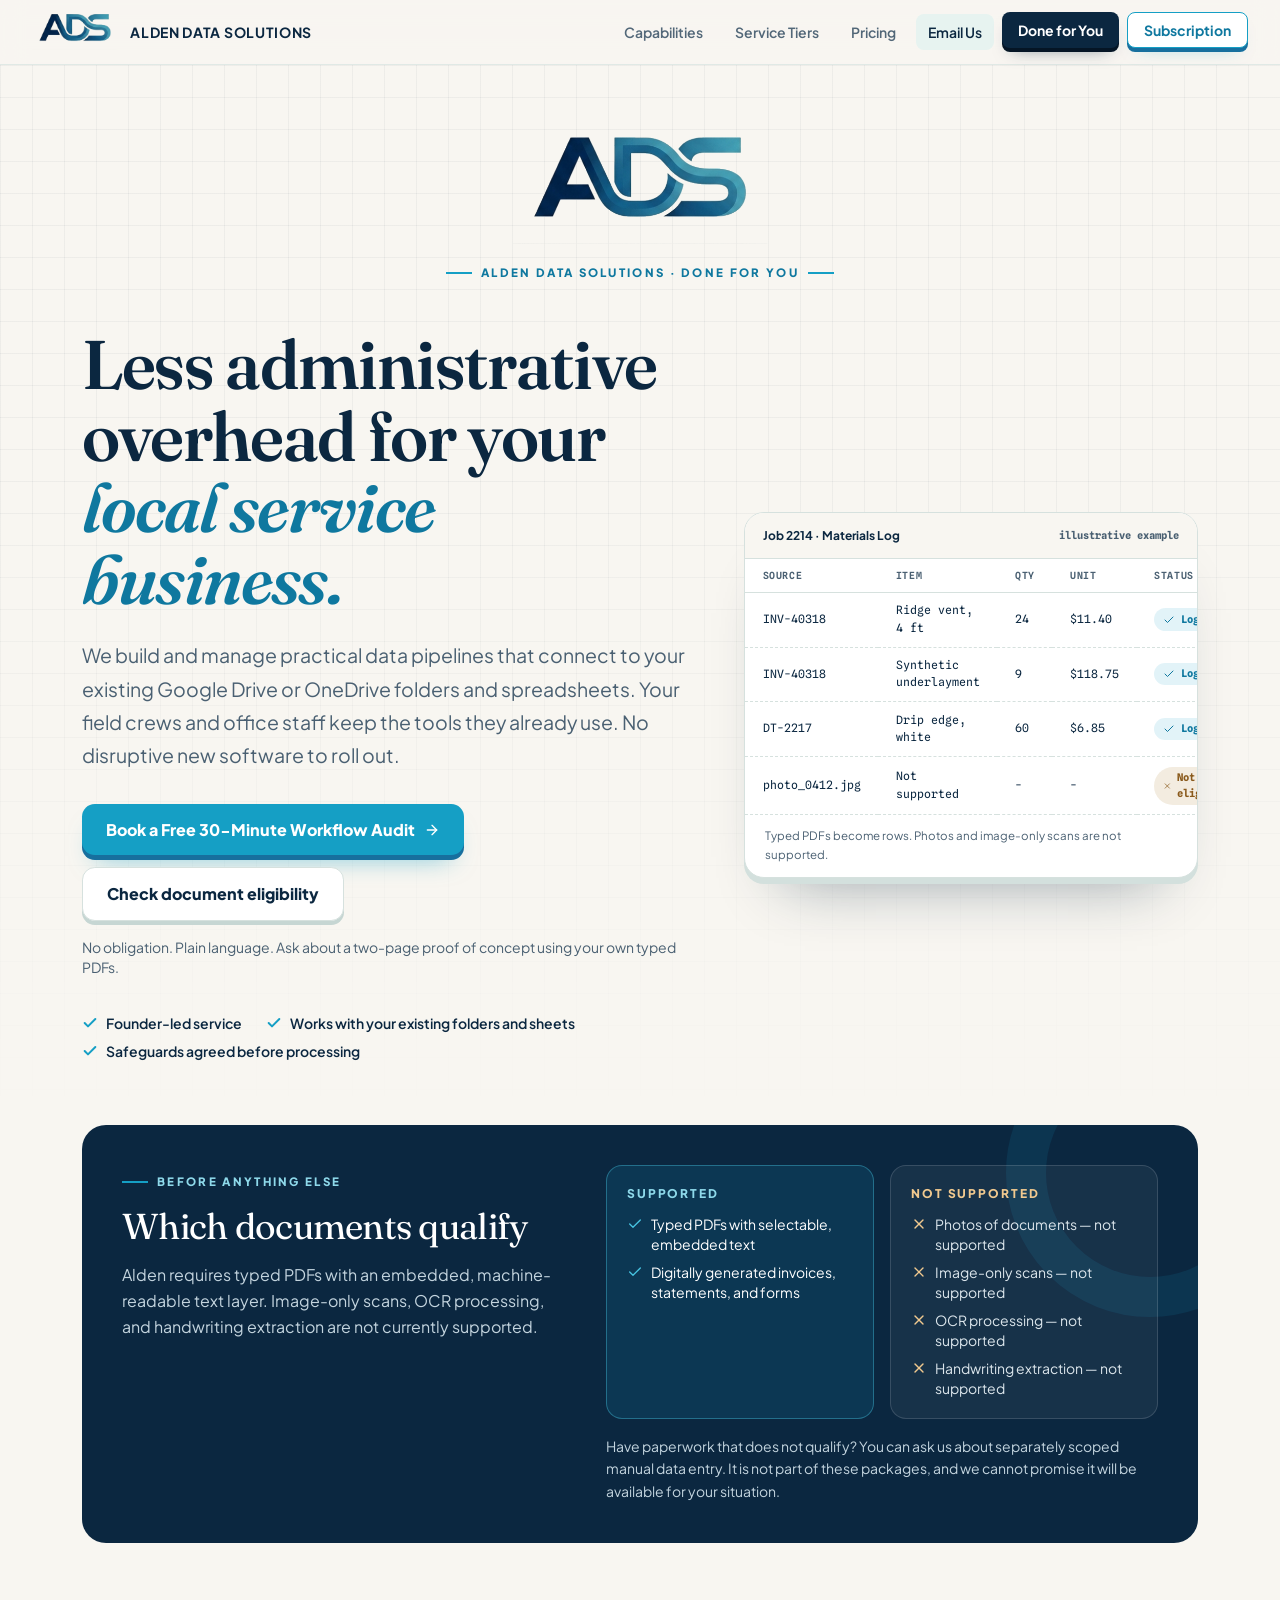
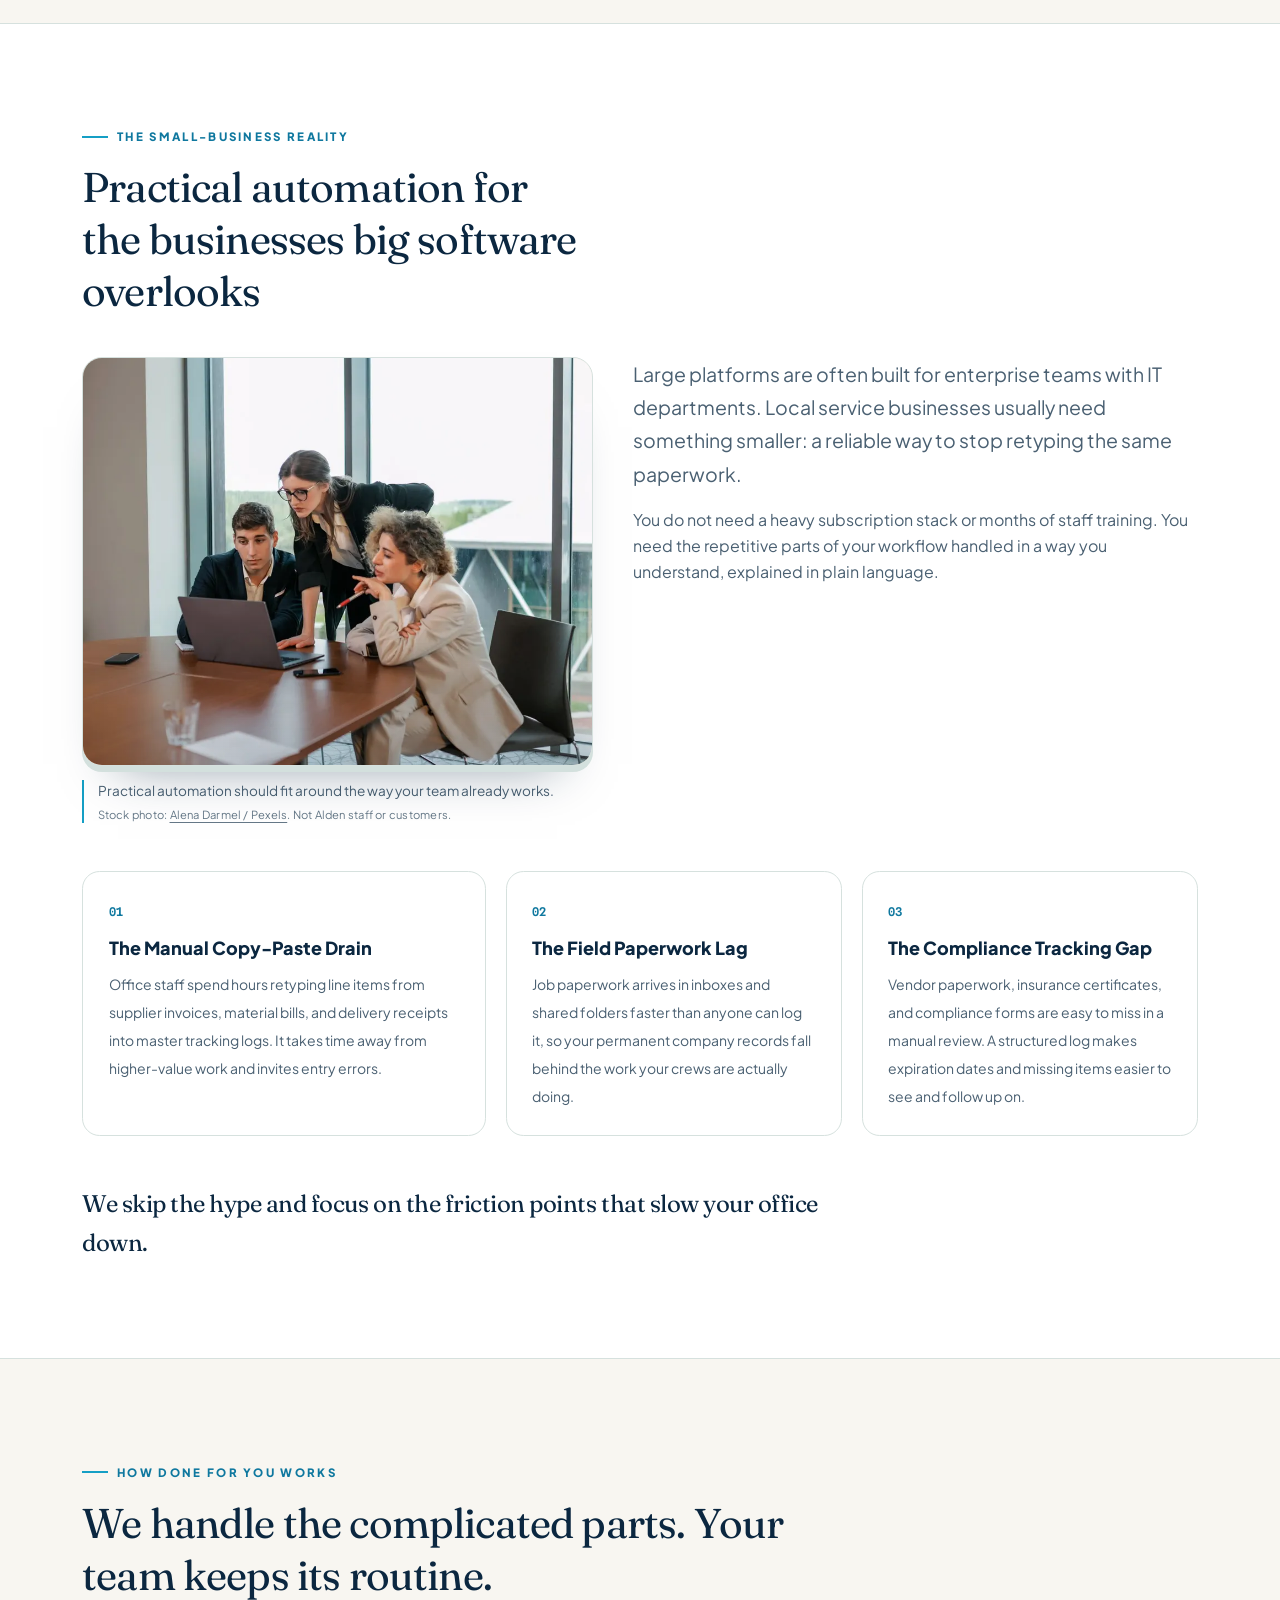
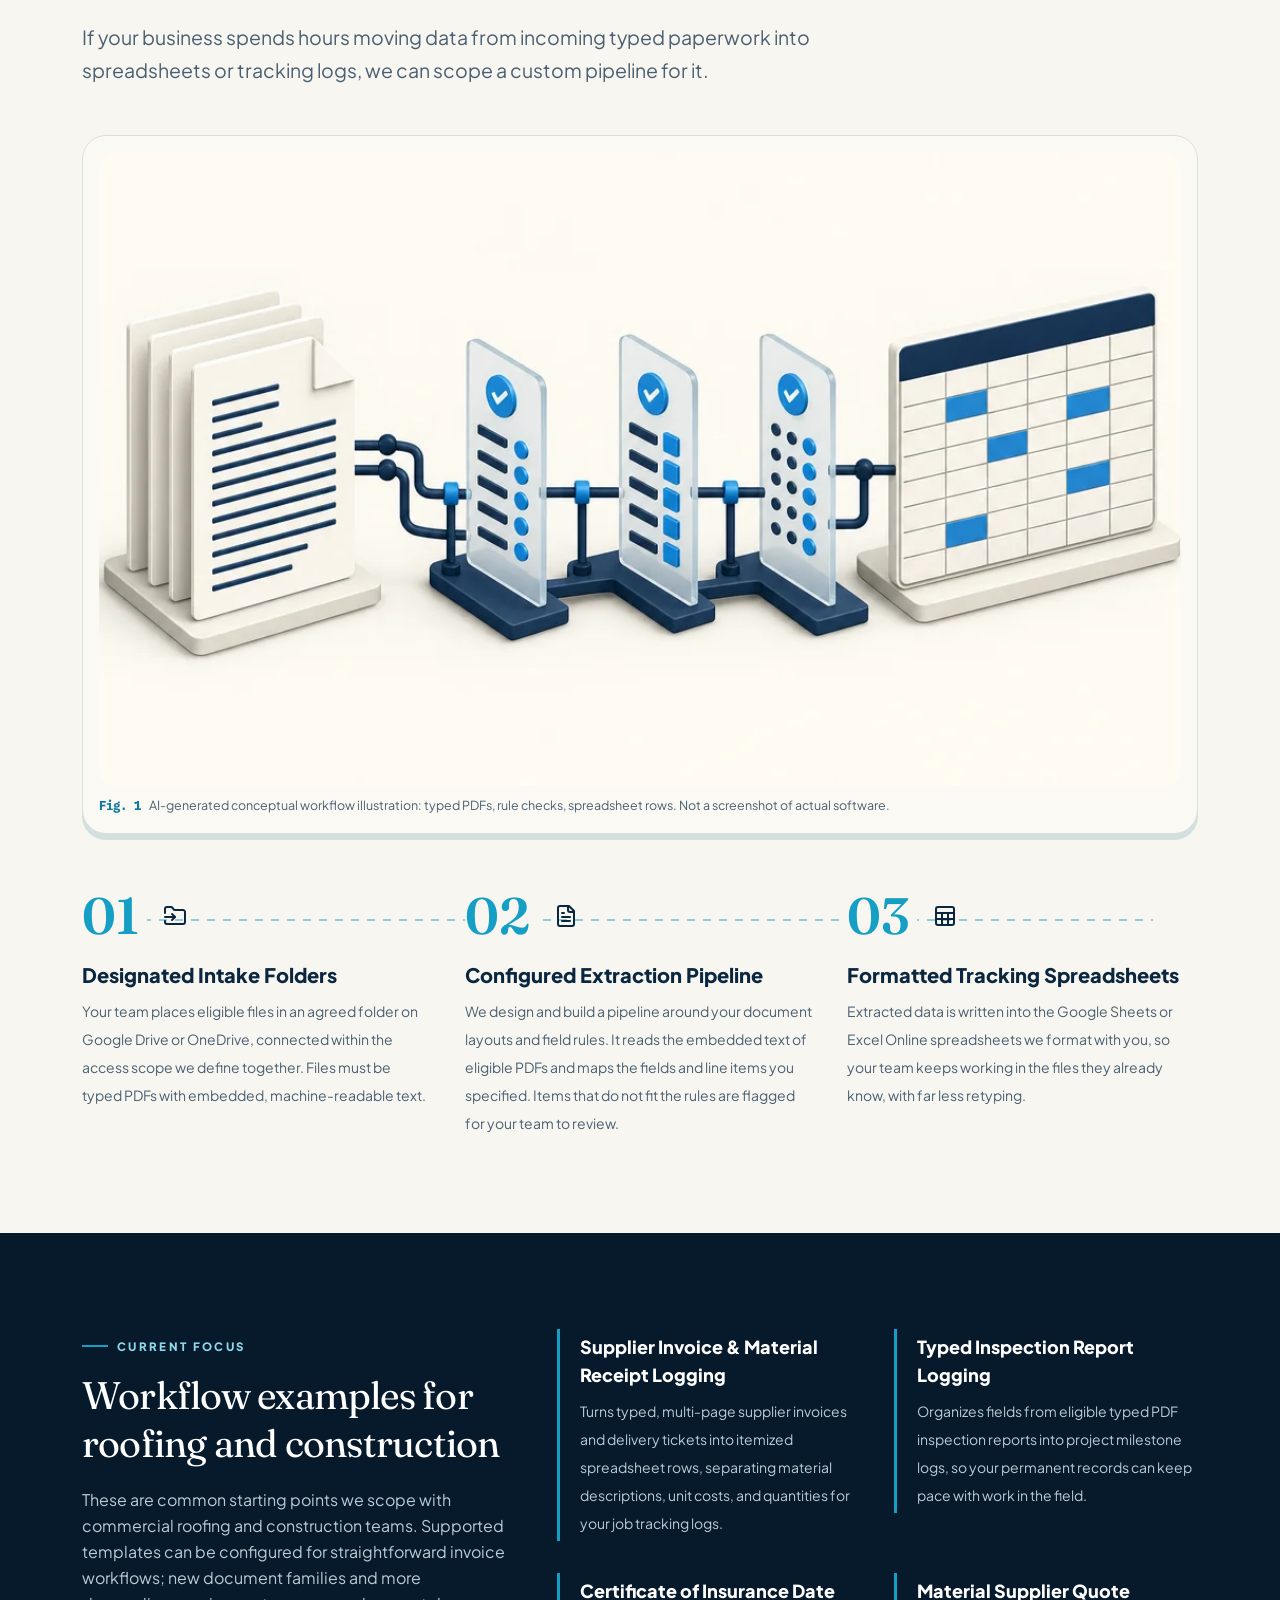
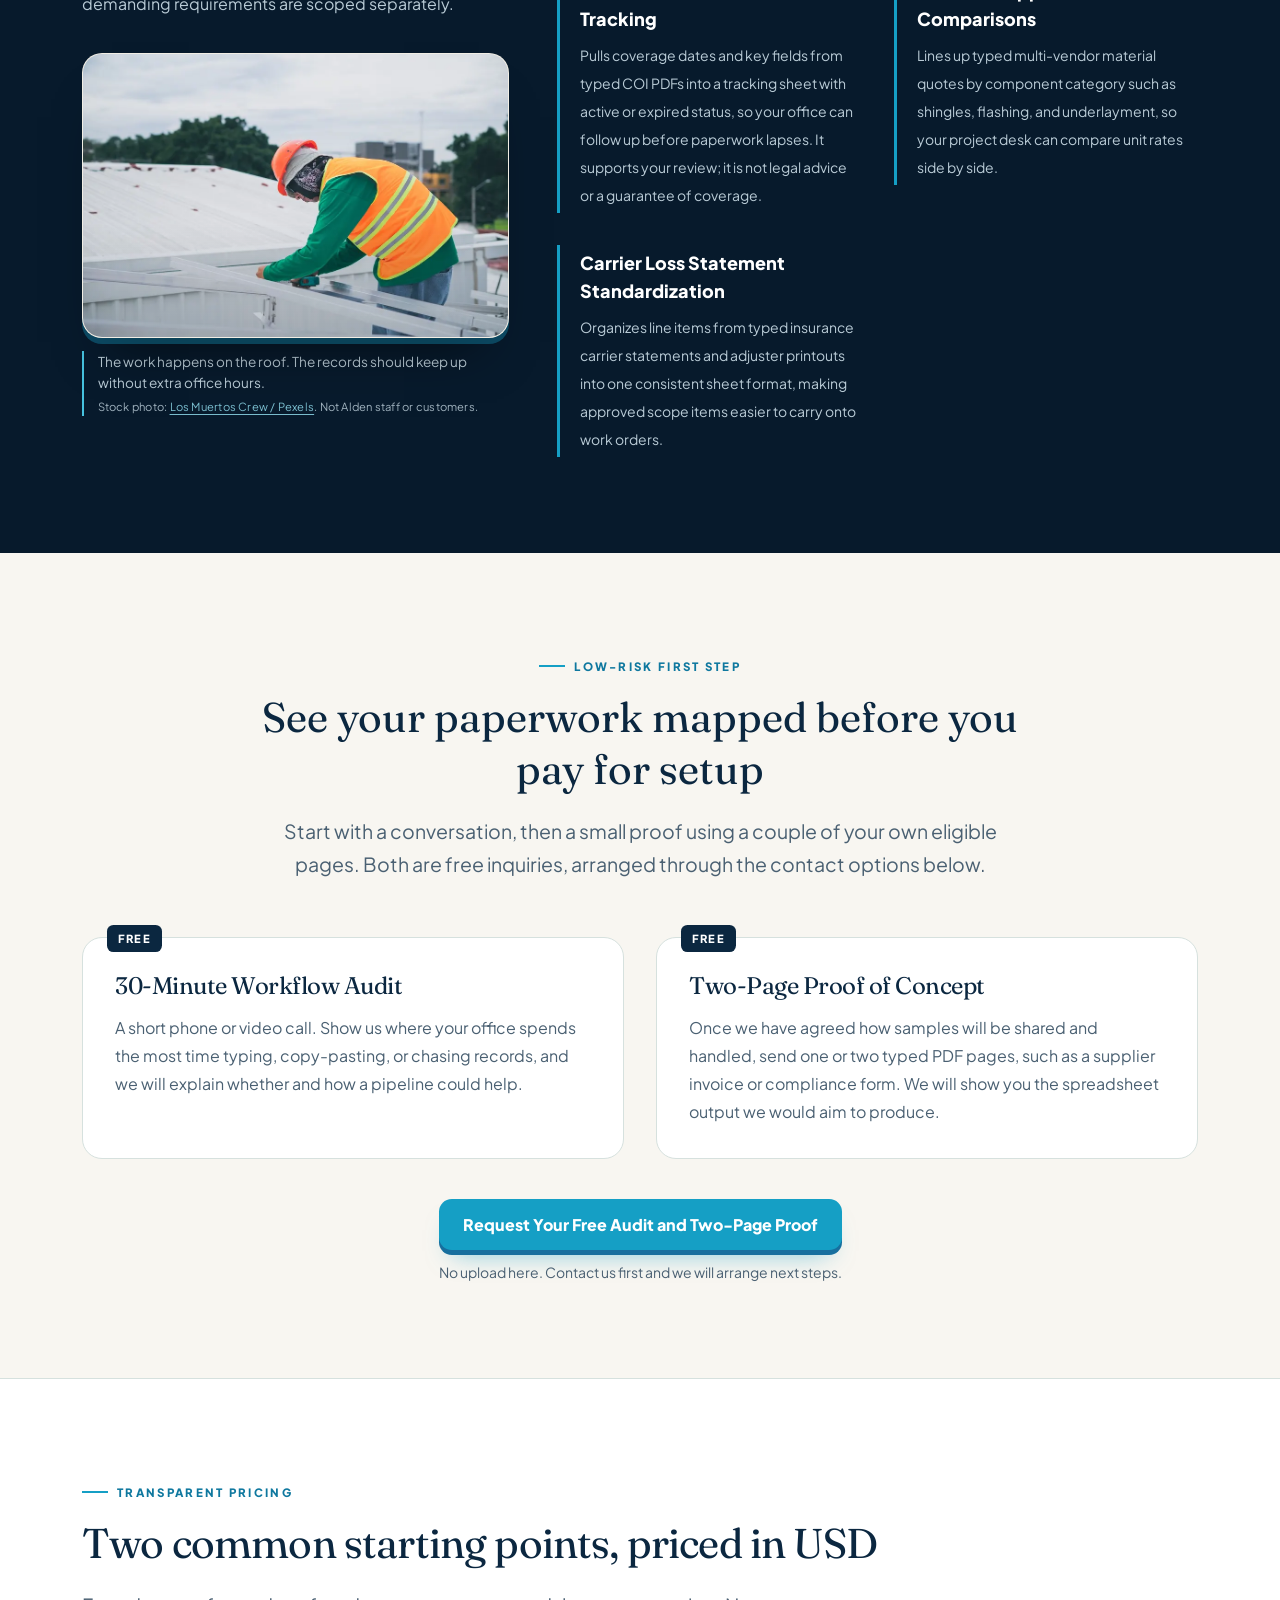
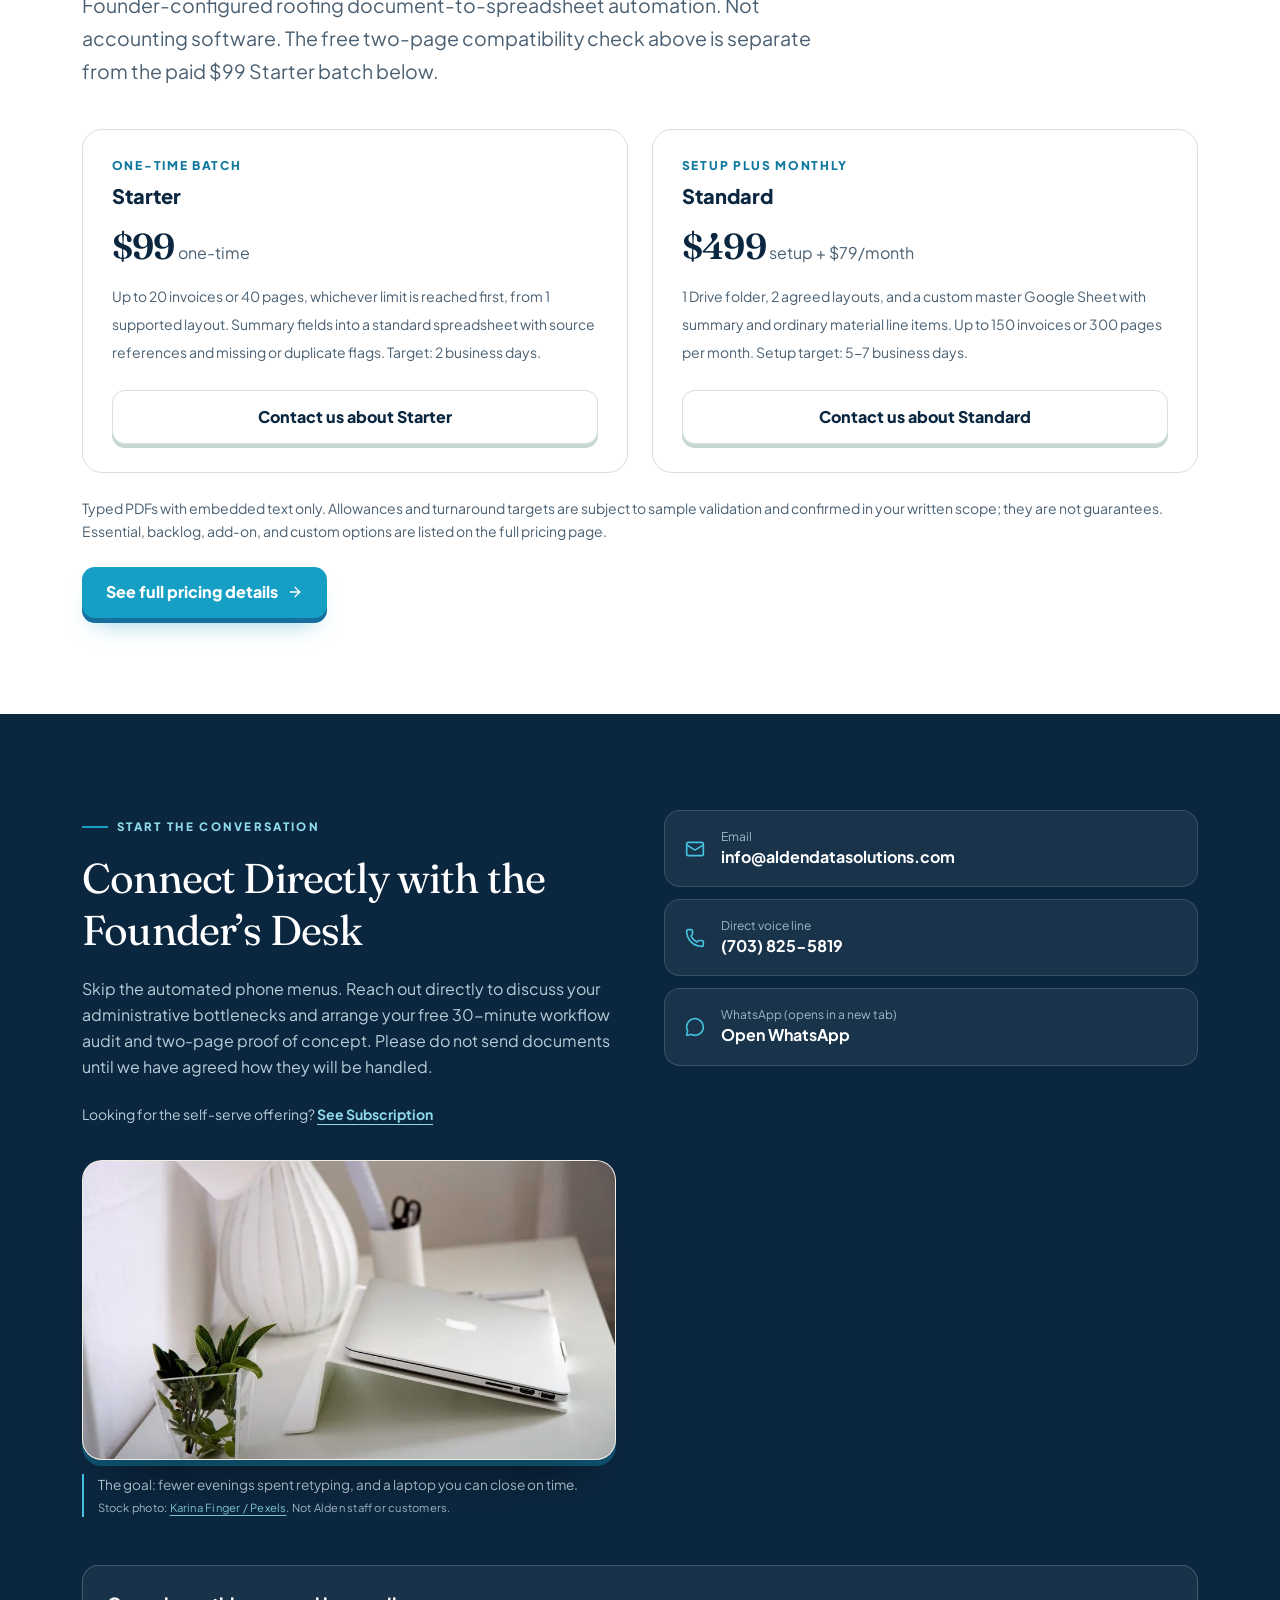
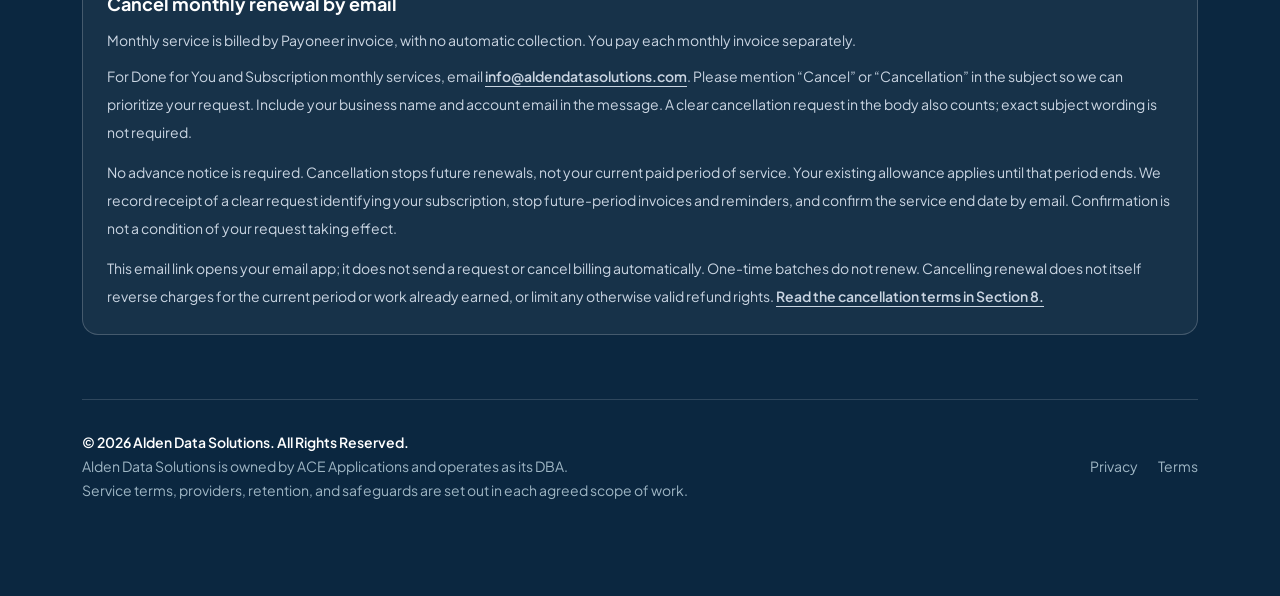
<file: index.html>
<!doctype html>
<html lang="en">
<head>
  <meta charset="UTF-8">
  <meta name="viewport" content="width=device-width, initial-scale=1">
  <title>Done for You Business Automation | Alden Data Solutions</title>
  <meta name="description" content="Turn eligible roofing supplier PDFs into organized spreadsheets. Start with a $99 batch or a standard workflow at $499 setup plus $79 per month.">
  <meta property="og:title" content="Done for You Business Automation | Alden Data Solutions">
  <meta property="og:description" content="Turn eligible roofing supplier PDFs into organized spreadsheets. Start with a $99 batch or a standard workflow at $499 setup plus $79 per month.">
  <meta property="og:type" content="website">
  <meta property="og:site_name" content="Alden Data Solutions">
  <link rel="icon" href="./favicon.png">
  <link rel="preconnect" href="https://fonts.googleapis.com">
  <link rel="preconnect" href="https://fonts.gstatic.com" crossorigin>
  <link href="https://fonts.googleapis.com/css2?family=Fraunces:opsz,wght@9..144,500;9..144,600;9..144,700&amp;family=Inter:wght@400;500;600;700&amp;display=swap" rel="stylesheet">
  <link rel="stylesheet" href="./style.css">
</head>
<body><link rel="preload" as="image" href="https://aldendatasolutions.replit.app/alden-data-solutions-logo-transparent.png"/><div class="dfy min-h-[100dvh]"><header class="sticky top-0 z-50 border-b border-[#dbe6e3]/80 bg-[#f8f6f1]/90 backdrop-blur-md"><div class="mx-auto flex h-16 max-w-7xl items-center justify-between gap-2 px-3 sm:px-6 lg:px-8"><a data-testid="link-logo-home" href="index.html" class="flex shrink-0 items-center gap-3"><img src="./alden-data-solutions-logo-transparent.png" alt="Alden Data Solutions logo" class="block h-7 w-auto object-contain sm:h-9"/><span class="hidden text-sm font-bold tracking-wider text-[#0b2740] xl:block">ALDEN DATA SOLUTIONS</span></a><div class="flex items-center gap-2"><a data-testid="nav-capabilities-link" href="https://aldendatasolutions.replit.app/capabilities" class="hidden rounded-lg px-3 py-2 text-sm font-semibold transition-colors lg:inline-flex text-[#526778] hover:bg-[#e7f3f0] hover:text-[#0b2740]">Capabilities</a><a data-testid="nav-service-tiers-link" href="https://aldendatasolutions.replit.app/service-tiers" class="hidden rounded-lg px-3 py-2 text-sm font-semibold transition-colors lg:inline-flex text-[#526778] hover:bg-[#e7f3f0] hover:text-[#0b2740]">Service Tiers</a><a data-testid="nav-pricing-link" href="pricing.html" class="hidden rounded-lg px-3 py-2 text-sm font-semibold transition-colors lg:inline-flex text-[#526778] hover:bg-[#e7f3f0] hover:text-[#0b2740]">Pricing</a><a href="mailto:info@aldendatasolutions.com?subject=Workflow%20Audit%20Inquiry" class="hidden rounded-lg px-3 py-2 text-sm font-semibold transition-colors lg:inline-flex bg-[#e7f3f0] text-[#0b2740]" data-testid="nav-email-button">Email Us</a><nav aria-label="Choose an offering" class="high-contrast-dark flex shrink-0 items-center gap-1.5 pb-1 sm:gap-2"><a aria-current="page" data-testid="toggle-done-for-you" href="index.html" class="inline-flex h-9 items-center justify-center rounded-lg px-2.5 text-[0.78rem] font-bold whitespace-nowrap transition-all sm:px-4 sm:text-sm motion-reduce:transition-none bg-[#0b2740] text-white shadow-[0_4px_0_#051525,0_10px_18px_-10px_rgba(11,39,64,0.6)]">Done for You</a><a data-testid="toggle-subscription" href="https://aldendatasolutions.replit.app/subscription" class="inline-flex h-9 items-center justify-center rounded-lg px-2.5 text-[0.78rem] font-bold whitespace-nowrap transition-all sm:px-4 sm:text-sm motion-reduce:transition-none border border-[#159fc5] bg-white text-[#0f789f] shadow-[0_4px_0_#176f9e,0_10px_18px_-12px_rgba(21,159,197,0.5)] hover:-translate-y-0.5 active:translate-y-[3px] active:shadow-[0_1px_0_#176f9e] motion-reduce:hover:translate-y-0">Subscription</a></nav></div></div></header><section class="hero"><div class="wrap relative grid items-center gap-12 lg:grid-cols-[1.15fr_0.85fr]"><div class="brand-masthead lg:col-span-2"><img src="./alden-data-solutions-logo-transparent.png" alt="Alden Data Solutions" width="500" height="209" class="brand-logo" data-testid="image-hero-logo"/><p class="eyebrow brand-label" data-testid="text-hero-badge"><span><span class="brand-name">Alden Data Solutions</span><span class="brand-divider" aria-hidden="true"> · </span><span class="brand-offering">Done for You</span></span></p></div><div><div class="reveal " style="transition-delay:60ms"><h1 class="serif" data-testid="text-hero-headline">Less administrative overhead for your <em>local service business.</em></h1></div><div class="reveal " style="transition-delay:120ms"><p class="lede mt-6 max-w-2xl" data-testid="text-hero-subheadline">We build and manage practical data pipelines that connect to your existing Google Drive or OneDrive folders and spreadsheets. Your field crews and office staff keep the tools they already use. No disruptive new software to roll out.</p></div><div class="reveal " style="transition-delay:180ms"><div class="mt-8 flex flex-col gap-3 sm:flex-row sm:flex-wrap"><a href="#contact" class="btn btn-primary" data-testid="button-hero-audit">Book a Free 30-Minute Workflow Audit <svg xmlns="http://www.w3.org/2000/svg" width="24" height="24" viewBox="0 0 24 24" fill="none" stroke="currentColor" stroke-width="2" stroke-linecap="round" stroke-linejoin="round" class="lucide lucide-arrow-right h-4 w-4" aria-hidden="true"><path d="M5 12h14"></path><path d="m12 5 7 7-7 7"></path></svg></a><a href="#eligibility" class="btn btn-ghost" data-testid="button-hero-eligibility">Check document eligibility</a></div><p class="mt-4 text-sm text-[var(--muted)]">No obligation. Plain language. Ask about a two-page proof of concept using your own typed PDFs.</p></div><div class="reveal " style="transition-delay:240ms"><ul class="mt-9 flex flex-wrap gap-x-6 gap-y-2 text-sm font-semibold text-[var(--ink)]"><li class="flex items-center gap-2"><svg xmlns="http://www.w3.org/2000/svg" width="24" height="24" viewBox="0 0 24 24" fill="none" stroke="currentColor" stroke-width="3" stroke-linecap="round" stroke-linejoin="round" class="lucide lucide-check h-4 w-4 text-[var(--azure)]" aria-hidden="true"><path d="M20 6 9 17l-5-5"></path></svg>Founder-led service</li><li class="flex items-center gap-2"><svg xmlns="http://www.w3.org/2000/svg" width="24" height="24" viewBox="0 0 24 24" fill="none" stroke="currentColor" stroke-width="3" stroke-linecap="round" stroke-linejoin="round" class="lucide lucide-check h-4 w-4 text-[var(--azure)]" aria-hidden="true"><path d="M20 6 9 17l-5-5"></path></svg>Works with your existing folders and sheets</li><li class="flex items-center gap-2"><svg xmlns="http://www.w3.org/2000/svg" width="24" height="24" viewBox="0 0 24 24" fill="none" stroke="currentColor" stroke-width="3" stroke-linecap="round" stroke-linejoin="round" class="lucide lucide-check h-4 w-4 text-[var(--azure)]" aria-hidden="true"><path d="M20 6 9 17l-5-5"></path></svg>Safeguards agreed before processing</li></ul></div></div><div class="reveal " style="transition-delay:200ms"><div class="ledger" aria-label="Illustrative example of a formatted tracking spreadsheet"><div class="ledger-head"><span>Job 2214 · Materials Log</span><span class="font-mono text-[0.65rem] text-[var(--muted)]">illustrative example</span></div><div class="overflow-x-auto"><table><thead><tr><th>Source</th><th>Item</th><th>Qty</th><th>Unit</th><th>Status</th></tr></thead><tbody><tr class="row-in" style="animation-delay:500ms"><td>INV-40318</td><td>Ridge vent, 4 ft</td><td>24</td><td>$11.40</td><td><span class="pill pill-ok"><svg xmlns="http://www.w3.org/2000/svg" width="24" height="24" viewBox="0 0 24 24" fill="none" stroke="currentColor" stroke-width="2" stroke-linecap="round" stroke-linejoin="round" class="lucide lucide-check h-3 w-3" aria-hidden="true"><path d="M20 6 9 17l-5-5"></path></svg>Logged</span></td></tr><tr class="row-in" style="animation-delay:680ms"><td>INV-40318</td><td>Synthetic underlayment</td><td>9</td><td>$118.75</td><td><span class="pill pill-ok"><svg xmlns="http://www.w3.org/2000/svg" width="24" height="24" viewBox="0 0 24 24" fill="none" stroke="currentColor" stroke-width="2" stroke-linecap="round" stroke-linejoin="round" class="lucide lucide-check h-3 w-3" aria-hidden="true"><path d="M20 6 9 17l-5-5"></path></svg>Logged</span></td></tr><tr class="row-in" style="animation-delay:860ms"><td>DT-2217</td><td>Drip edge, white</td><td>60</td><td>$6.85</td><td><span class="pill pill-ok"><svg xmlns="http://www.w3.org/2000/svg" width="24" height="24" viewBox="0 0 24 24" fill="none" stroke="currentColor" stroke-width="2" stroke-linecap="round" stroke-linejoin="round" class="lucide lucide-check h-3 w-3" aria-hidden="true"><path d="M20 6 9 17l-5-5"></path></svg>Logged</span></td></tr><tr class="row-in" style="animation-delay:1040ms"><td>photo_0412.jpg</td><td>Not supported</td><td>-</td><td>-</td><td><span class="pill pill-no"><svg xmlns="http://www.w3.org/2000/svg" width="24" height="24" viewBox="0 0 24 24" fill="none" stroke="currentColor" stroke-width="2" stroke-linecap="round" stroke-linejoin="round" class="lucide lucide-x h-3 w-3" aria-hidden="true"><path d="M18 6 6 18"></path><path d="m6 6 12 12"></path></svg>Not eligible</span></td></tr></tbody></table></div><p class="px-5 py-3 text-[0.72rem] leading-relaxed text-[var(--muted)]">Typed PDFs become rows. Photos and image-only scans are not supported.</p></div></div></div></section><section id="eligibility" class="scroll-mt-20 pb-20"><div class="wrap"><div class="reveal " style="transition-delay:0ms"><div class="elig p-7 sm:p-10" data-testid="document-eligibility-notice"><div class="relative z-10 grid gap-8 lg:grid-cols-[0.9fr_1.1fr]"><div><span class="eyebrow !text-[#8ed9ea]">Before anything else</span><h2 class="serif mt-4 text-3xl text-white sm:text-4xl">Which documents qualify</h2><p class="mt-4 leading-relaxed text-[#c3d4de]">Alden requires typed PDFs with an embedded, machine-readable text layer. Image-only scans, OCR processing, and handwriting extraction are not currently supported.</p></div><div class="grid gap-4 sm:grid-cols-2"><div class="elig-col elig-yes"><p class="text-xs font-extrabold uppercase tracking-[0.16em] text-[#8ed9ea]">Supported</p><ul class="mt-3 space-y-2 text-sm text-white"><li class="flex gap-2"><svg xmlns="http://www.w3.org/2000/svg" width="24" height="24" viewBox="0 0 24 24" fill="none" stroke="currentColor" stroke-width="2" stroke-linecap="round" stroke-linejoin="round" class="lucide lucide-check mt-0.5 h-4 w-4 shrink-0 text-[#46c2df]" aria-hidden="true"><path d="M20 6 9 17l-5-5"></path></svg>Typed PDFs with selectable, embedded text</li><li class="flex gap-2"><svg xmlns="http://www.w3.org/2000/svg" width="24" height="24" viewBox="0 0 24 24" fill="none" stroke="currentColor" stroke-width="2" stroke-linecap="round" stroke-linejoin="round" class="lucide lucide-check mt-0.5 h-4 w-4 shrink-0 text-[#46c2df]" aria-hidden="true"><path d="M20 6 9 17l-5-5"></path></svg>Digitally generated invoices, statements, and forms</li></ul></div><div class="elig-col elig-no"><p class="text-xs font-extrabold uppercase tracking-[0.16em] text-[#f1c98f]">Not supported</p><ul class="mt-3 space-y-2 text-sm text-[#dce6ec]"><li class="flex gap-2"><svg xmlns="http://www.w3.org/2000/svg" width="24" height="24" viewBox="0 0 24 24" fill="none" stroke="currentColor" stroke-width="2" stroke-linecap="round" stroke-linejoin="round" class="lucide lucide-x mt-0.5 h-4 w-4 shrink-0 text-[#f1c98f]" aria-hidden="true"><path d="M18 6 6 18"></path><path d="m6 6 12 12"></path></svg>Photos of documents — not supported</li><li class="flex gap-2"><svg xmlns="http://www.w3.org/2000/svg" width="24" height="24" viewBox="0 0 24 24" fill="none" stroke="currentColor" stroke-width="2" stroke-linecap="round" stroke-linejoin="round" class="lucide lucide-x mt-0.5 h-4 w-4 shrink-0 text-[#f1c98f]" aria-hidden="true"><path d="M18 6 6 18"></path><path d="m6 6 12 12"></path></svg>Image-only scans — not supported</li><li class="flex gap-2"><svg xmlns="http://www.w3.org/2000/svg" width="24" height="24" viewBox="0 0 24 24" fill="none" stroke="currentColor" stroke-width="2" stroke-linecap="round" stroke-linejoin="round" class="lucide lucide-x mt-0.5 h-4 w-4 shrink-0 text-[#f1c98f]" aria-hidden="true"><path d="M18 6 6 18"></path><path d="m6 6 12 12"></path></svg>OCR processing — not supported</li><li class="flex gap-2"><svg xmlns="http://www.w3.org/2000/svg" width="24" height="24" viewBox="0 0 24 24" fill="none" stroke="currentColor" stroke-width="2" stroke-linecap="round" stroke-linejoin="round" class="lucide lucide-x mt-0.5 h-4 w-4 shrink-0 text-[#f1c98f]" aria-hidden="true"><path d="M18 6 6 18"></path><path d="m6 6 12 12"></path></svg>Handwriting extraction — not supported</li></ul></div><p class="text-sm leading-relaxed text-[#c3d4de] sm:col-span-2">Have paperwork that does not qualify? You can ask us about separately scoped manual data entry. It is not part of these packages, and we cannot promise it will be available for your situation.</p></div></div></div></div></div></section><section class="border-y border-[var(--line)] bg-white py-20 sm:py-24"><div class="wrap"><div class="grid gap-10 lg:grid-cols-[0.95fr_1.05fr]"><div class="reveal " style="transition-delay:0ms"><span class="eyebrow">The small-business reality</span><h2 class="serif mt-4 text-3xl leading-tight sm:text-[2.6rem]">Practical automation for the businesses big software overlooks</h2></div><div class="reveal lg:col-start-1 lg:row-start-2" style="transition-delay:120ms"><figure class="photo photo-portrait" data-testid="img-coordination"><div class="photo-frame"><img src="./images/done-for-you/business-coordination.webp" alt="Three colleagues gathered around one laptop at a conference table, talking through work together" width="960" height="1440" loading="lazy" decoding="async"/></div><figcaption><span>Practical automation should fit around the way your team already works.</span><span class="credit">Stock photo: <a href="https://www.pexels.com/photo/8133860/" target="_blank" rel="noopener noreferrer" data-testid="img-coordination-credit">Alena Darmel / Pexels</a>. Not Alden staff or customers.</span></figcaption></figure></div><div class="reveal lg:col-start-2 lg:row-start-1 lg:row-span-2 lg:self-center" style="transition-delay:80ms"><p class="lede">Large platforms are often built for enterprise teams with IT departments. Local service businesses usually need something smaller: a reliable way to stop retyping the same paperwork.</p><p class="mt-4 leading-relaxed text-[var(--muted)]">You do not need a heavy subscription stack or months of staff training. You need the repetitive parts of your workflow handled in a way you understand, explained in plain language.</p></div></div><div class="mt-12 grid gap-5 md:grid-cols-[1.2fr_1fr_1fr]"><div class="reveal " style="transition-delay:0ms"><article class="card h-full" data-testid="card-pain-0"><span class="font-mono text-xs font-semibold text-[var(--azure-deep)]">01</span><h3 class="mt-3 text-lg font-extrabold">The Manual Copy-Paste Drain</h3><p class="mt-2 text-sm leading-7 text-[var(--muted)]">Office staff spend hours retyping line items from supplier invoices, material bills, and delivery receipts into master tracking logs. It takes time away from higher-value work and invites entry errors.</p></article></div><div class="reveal " style="transition-delay:80ms"><article class="card h-full" data-testid="card-pain-1"><span class="font-mono text-xs font-semibold text-[var(--azure-deep)]">02</span><h3 class="mt-3 text-lg font-extrabold">The Field Paperwork Lag</h3><p class="mt-2 text-sm leading-7 text-[var(--muted)]">Job paperwork arrives in inboxes and shared folders faster than anyone can log it, so your permanent company records fall behind the work your crews are actually doing.</p></article></div><div class="reveal " style="transition-delay:160ms"><article class="card h-full" data-testid="card-pain-2"><span class="font-mono text-xs font-semibold text-[var(--azure-deep)]">03</span><h3 class="mt-3 text-lg font-extrabold">The Compliance Tracking Gap</h3><p class="mt-2 text-sm leading-7 text-[var(--muted)]">Vendor paperwork, insurance certificates, and compliance forms are easy to miss in a manual review. A structured log makes expiration dates and missing items easier to see and follow up on.</p></article></div></div><div class="reveal " style="transition-delay:0ms"><p class="serif mt-12 max-w-3xl text-xl leading-relaxed sm:text-2xl">We skip the hype and focus on the friction points that slow your office down.</p></div></div></section><section class="py-20 sm:py-24"><div class="wrap"><div class="reveal " style="transition-delay:0ms"><span class="eyebrow">How Done for You works</span><h2 class="serif mt-4 max-w-3xl text-3xl leading-tight sm:text-[2.6rem]">We handle the complicated parts. Your team keeps its routine.</h2><p class="lede mt-5 max-w-3xl">If your business spends hours moving data from incoming typed paperwork into spreadsheets or tracking logs, we can scope a custom pipeline for it.</p></div><div class="reveal " style="transition-delay:80ms"><figure class="pipeline mt-12" data-testid="img-pipeline"><img src="./images/done-for-you/pipeline-illustration.webp" width="1024" height="600" loading="lazy" decoding="async" alt="Conceptual drawing: a stack of typed documents passes through three checkpoint gates before landing as rows in a spreadsheet"/><figcaption><span class="font-mono">Fig. 1</span> AI-generated conceptual workflow illustration: typed PDFs, rule checks, spreadsheet rows. Not a screenshot of actual software.</figcaption></figure></div><div class="rail mt-14 grid gap-8 md:grid-cols-3"><div class="reveal " style="transition-delay:0ms"><div class="relative" data-testid="card-step-0"><div class="flex items-center gap-4"><span class="step-num bg-[var(--paper)] pr-2">01</span><svg xmlns="http://www.w3.org/2000/svg" width="24" height="24" viewBox="0 0 24 24" fill="none" stroke="currentColor" stroke-width="2" stroke-linecap="round" stroke-linejoin="round" class="lucide lucide-folder-input h-6 w-6 text-[var(--ink)]" aria-hidden="true"><path d="M2 9V5a2 2 0 0 1 2-2h3.9a2 2 0 0 1 1.69.9l.81 1.2a2 2 0 0 0 1.67.9H20a2 2 0 0 1 2 2v10a2 2 0 0 1-2 2H4a2 2 0 0 1-2-2v-1"></path><path d="M2 13h10"></path><path d="m9 16 3-3-3-3"></path></svg></div><h3 class="mt-5 text-xl font-extrabold">Designated Intake Folders</h3><p class="mt-2 text-sm leading-7 text-[var(--muted)]">Your team places eligible files in an agreed folder on Google Drive or OneDrive, connected within the access scope we define together. Files must be typed PDFs with embedded, machine-readable text.</p></div></div><div class="reveal " style="transition-delay:100ms"><div class="relative" data-testid="card-step-1"><div class="flex items-center gap-4"><span class="step-num bg-[var(--paper)] pr-2">02</span><svg xmlns="http://www.w3.org/2000/svg" width="24" height="24" viewBox="0 0 24 24" fill="none" stroke="currentColor" stroke-width="2" stroke-linecap="round" stroke-linejoin="round" class="lucide lucide-file-text h-6 w-6 text-[var(--ink)]" aria-hidden="true"><path d="M15 2H6a2 2 0 0 0-2 2v16a2 2 0 0 0 2 2h12a2 2 0 0 0 2-2V7Z"></path><path d="M14 2v4a2 2 0 0 0 2 2h4"></path><path d="M10 9H8"></path><path d="M16 13H8"></path><path d="M16 17H8"></path></svg></div><h3 class="mt-5 text-xl font-extrabold">Configured Extraction Pipeline</h3><p class="mt-2 text-sm leading-7 text-[var(--muted)]">We design and build a pipeline around your document layouts and field rules. It reads the embedded text of eligible PDFs and maps the fields and line items you specified. Items that do not fit the rules are flagged for your team to review.</p></div></div><div class="reveal " style="transition-delay:200ms"><div class="relative" data-testid="card-step-2"><div class="flex items-center gap-4"><span class="step-num bg-[var(--paper)] pr-2">03</span><svg xmlns="http://www.w3.org/2000/svg" width="24" height="24" viewBox="0 0 24 24" fill="none" stroke="currentColor" stroke-width="2" stroke-linecap="round" stroke-linejoin="round" class="lucide lucide-sheet h-6 w-6 text-[var(--ink)]" aria-hidden="true"><rect width="18" height="18" x="3" y="3" rx="2" ry="2"></rect><line x1="3" x2="21" y1="9" y2="9"></line><line x1="3" x2="21" y1="15" y2="15"></line><line x1="9" x2="9" y1="9" y2="21"></line><line x1="15" x2="15" y1="9" y2="21"></line></svg></div><h3 class="mt-5 text-xl font-extrabold">Formatted Tracking Spreadsheets</h3><p class="mt-2 text-sm leading-7 text-[var(--muted)]">Extracted data is written into the Google Sheets or Excel Online spreadsheets we format with you, so your team keeps working in the files they already know, with far less retyping.</p></div></div></div></div></section><section class="band-dark py-20 sm:py-24"><div class="wrap grid gap-12 lg:grid-cols-[0.8fr_1.2fr]"><div class="reveal " style="transition-delay:0ms"><span class="eyebrow !text-[#8ed9ea]">Current focus</span><h2 class="serif mt-4 text-3xl leading-tight sm:text-[2.4rem]">Workflow examples for roofing and construction</h2><p class="mt-5 leading-relaxed text-[#b9cbd6]">These are common starting points we scope with commercial roofing and construction teams. Supported templates can be configured for straightforward invoice workflows; new document families and more demanding requirements are scoped separately.</p><figure class="photo photo-dark mt-9" data-testid="img-rooftop"><div class="photo-frame"><img src="./images/done-for-you/rooftop-work.webp" alt="Worker in a hard hat and high-visibility vest measuring metal framing on a commercial rooftop" width="960" height="641" loading="lazy" decoding="async"/></div><figcaption><span>The work happens on the roof. The records should keep up without extra office hours.</span><span class="credit">Stock photo: <a href="https://www.pexels.com/photo/8853474/" target="_blank" rel="noopener noreferrer" data-testid="img-rooftop-credit">Los Muertos Crew / Pexels</a>. Not Alden staff or customers.</span></figcaption></figure></div><div class="grid gap-8 sm:grid-cols-2"><div class="reveal " style="transition-delay:0ms"><div class="framework" data-testid="card-framework-0"><h3 class="text-lg font-extrabold">Supplier Invoice &amp; Material Receipt Logging</h3><p class="mt-2 text-sm leading-7">Turns typed, multi-page supplier invoices and delivery tickets into itemized spreadsheet rows, separating material descriptions, unit costs, and quantities for your job tracking logs.</p></div></div><div class="reveal " style="transition-delay:70ms"><div class="framework" data-testid="card-framework-1"><h3 class="text-lg font-extrabold">Typed Inspection Report Logging</h3><p class="mt-2 text-sm leading-7">Organizes fields from eligible typed PDF inspection reports into project milestone logs, so your permanent records can keep pace with work in the field.</p></div></div><div class="reveal " style="transition-delay:140ms"><div class="framework" data-testid="card-framework-2"><h3 class="text-lg font-extrabold">Certificate of Insurance Date Tracking</h3><p class="mt-2 text-sm leading-7">Pulls coverage dates and key fields from typed COI PDFs into a tracking sheet with active or expired status, so your office can follow up before paperwork lapses. It supports your review; it is not legal advice or a guarantee of coverage.</p></div></div><div class="reveal " style="transition-delay:210ms"><div class="framework" data-testid="card-framework-3"><h3 class="text-lg font-extrabold">Material Supplier Quote Comparisons</h3><p class="mt-2 text-sm leading-7">Lines up typed multi-vendor material quotes by component category such as shingles, flashing, and underlayment, so your project desk can compare unit rates side by side.</p></div></div><div class="reveal " style="transition-delay:280ms"><div class="framework" data-testid="card-framework-4"><h3 class="text-lg font-extrabold">Carrier Loss Statement Standardization</h3><p class="mt-2 text-sm leading-7">Organizes line items from typed insurance carrier statements and adjuster printouts into one consistent sheet format, making approved scope items easier to carry onto work orders.</p></div></div></div></div></section><section class="py-20 sm:py-24"><div class="wrap"><div class="reveal " style="transition-delay:0ms"><div class="mx-auto max-w-3xl text-center"><span class="eyebrow">Low-risk first step</span><h2 class="serif offer-heading mt-4 text-3xl leading-tight sm:text-[2.6rem]">See your paperwork mapped before you pay for setup</h2><p class="lede mt-5">Start with a conversation, then a small proof using a couple of your own eligible pages. Both are free inquiries, arranged through the contact options below.</p></div></div><div class="mt-14 grid gap-8 md:grid-cols-2"><div class="reveal " style="transition-delay:0ms"><div class="offer h-full" data-testid="card-offer-audit"><span class="tag">Free</span><h3 class="serif text-2xl">30-Minute Workflow Audit</h3><p class="mt-3 leading-7 text-[var(--muted)]">A short phone or video call. Show us where your office spends the most time typing, copy-pasting, or chasing records, and we will explain whether and how a pipeline could help.</p></div></div><div class="reveal " style="transition-delay:90ms"><div class="offer h-full" data-testid="card-offer-proof"><span class="tag">Free</span><h3 class="serif text-2xl">Two-Page Proof of Concept</h3><p class="mt-3 leading-7 text-[var(--muted)]">Once we have agreed how samples will be shared and handled, send one or two typed PDF pages, such as a supplier invoice or compliance form. We will show you the spreadsheet output we would aim to produce.</p></div></div></div><div class="reveal " style="transition-delay:0ms"><div class="mt-10 flex flex-col items-center gap-3 text-center"><a href="#contact" class="btn btn-primary" data-testid="button-offer-request">Request Your Free Audit and Two-Page Proof</a><p class="text-sm text-[var(--muted)]">No upload here. Contact us first and we will arrange next steps.</p></div></div></div></section><section id="pricing" class="scroll-mt-20 border-t border-[var(--line)] bg-white py-20 sm:py-24"><div class="wrap"><div class="reveal " style="transition-delay:0ms"><span class="eyebrow">Transparent pricing</span><h2 class="serif mt-4 text-3xl leading-tight sm:text-[2.6rem]">Two common starting points, priced in USD</h2><p class="lede mt-5 max-w-3xl">Founder-configured roofing document-to-spreadsheet automation. Not accounting software. The free two-page compatibility check above is separate from the paid $99 Starter batch below.</p></div><div class="mt-10 grid gap-6 md:grid-cols-2"><div class="reveal " style="transition-delay:0ms"><div class="tier h-full" data-testid="card-home-starter"><p class="text-xs font-extrabold uppercase tracking-[0.14em] text-[var(--azure-deep)]">One-time batch</p><h3 class="mt-2 text-xl font-extrabold">Starter</h3><p class="mt-4"><span class="serif text-4xl font-semibold" data-testid="text-home-starter-price">$99</span><span class="text-[var(--muted)]"> one-time</span></p><p class="mt-4 flex-1 text-sm leading-7 text-[var(--muted)]">Up to 20 invoices or 40 pages, whichever limit is reached first, from 1 supported layout. Summary fields into a standard spreadsheet with source references and missing or duplicate flags. Target: 2 business days.</p><a href="mailto:info@aldendatasolutions.com?subject=Starter%20Batch%20Inquiry" class="btn btn-ghost mt-6 w-full" data-testid="button-home-starter">Contact us about Starter</a></div></div><div class="reveal " style="transition-delay:80ms"><div class="tier h-full" data-testid="card-home-standard"><p class="text-xs font-extrabold uppercase tracking-[0.14em] text-[var(--azure-deep)]">Setup plus monthly</p><h3 class="mt-2 text-xl font-extrabold">Standard</h3><p class="mt-4"><span class="serif text-4xl font-semibold" data-testid="text-home-standard-price">$499</span><span class="text-[var(--muted)]"> setup + $79/month</span></p><p class="mt-4 flex-1 text-sm leading-7 text-[var(--muted)]">1 Drive folder, 2 agreed layouts, and a custom master Google Sheet with summary and ordinary material line items. Up to 150 invoices or 300 pages per month. Setup target: 5-7 business days.</p><a href="mailto:info@aldendatasolutions.com?subject=Standard%20Plan%20Inquiry" class="btn btn-ghost mt-6 w-full" data-testid="button-home-standard">Contact us about Standard</a></div></div></div><div class="reveal " style="transition-delay:0ms"><p class="mt-6 text-sm leading-relaxed text-[var(--muted)]">Typed PDFs with embedded text only. Allowances and turnaround targets are subject to sample validation and confirmed in your written scope; they are not guarantees. Essential, backlog, add-on, and custom options are listed on the full pricing page.</p><a data-testid="link-full-pricing" href="pricing.html" class="btn btn-primary mt-6">See full pricing details <svg xmlns="http://www.w3.org/2000/svg" width="24" height="24" viewBox="0 0 24 24" fill="none" stroke="currentColor" stroke-width="2" stroke-linecap="round" stroke-linejoin="round" class="lucide lucide-arrow-right h-4 w-4" aria-hidden="true"><path d="M5 12h14"></path><path d="m12 5 7 7-7 7"></path></svg></a></div></div></section><footer id="contact" class="contact scroll-mt-16 py-20 sm:py-24"><div class="wrap"><div class="grid gap-12 lg:grid-cols-[1fr_1fr]"><div class="reveal " style="transition-delay:0ms"><span class="eyebrow !text-[#8ed9ea]">Start the conversation</span><h2 class="serif mt-4 text-3xl leading-tight text-white sm:text-[2.6rem]">Connect Directly with the Founder’s Desk</h2><p class="mt-5 max-w-xl leading-relaxed text-[#b9cbd6]">Skip the automated phone menus. Reach out directly to discuss your administrative bottlenecks and arrange your free 30-minute workflow audit and two-page proof of concept. Please do not send documents until we have agreed how they will be handled.</p><p class="mt-6 text-sm text-[#b9cbd6]">Looking for the self-serve offering? <a data-testid="link-footer-subscription" href="https://aldendatasolutions.replit.app/subscription" class="font-bold text-[#8ed9ea] underline underline-offset-4">See Subscription</a></p><figure class="photo photo-dark photo-quiet mt-9 max-w-xl" data-testid="img-workspace"><div class="photo-frame"><img src="./images/done-for-you/office-workspace.webp" alt="A tidy desk with a closed laptop, a small potted herb, and a white lamp" width="960" height="640" loading="lazy" decoding="async"/></div><figcaption><span>The goal: fewer evenings spent retyping, and a laptop you can close on time.</span><span class="credit">Stock photo: <a href="https://www.pexels.com/photo/34502068/" target="_blank" rel="noopener noreferrer" data-testid="img-workspace-credit">Karina Finger / Pexels</a>. Not Alden staff or customers.</span></figcaption></figure></div><div class="reveal " style="transition-delay:80ms"><div class="space-y-3"><a class="method" href="mailto:info@aldendatasolutions.com?subject=Free%20Workflow%20Audit%20Request" data-testid="link-contact-email"><svg xmlns="http://www.w3.org/2000/svg" width="24" height="24" viewBox="0 0 24 24" fill="none" stroke="currentColor" stroke-width="2" stroke-linecap="round" stroke-linejoin="round" class="lucide lucide-mail h-5 w-5 text-[#46c2df]" aria-hidden="true"><path d="m22 7-8.991 5.727a2 2 0 0 1-2.009 0L2 7"></path><rect x="2" y="4" width="20" height="16" rx="2"></rect></svg><span><span class="block text-xs text-[#9fb6c4]">Email</span><span class="font-bold">info@aldendatasolutions.com</span></span></a><a class="method" href="tel:+17038255819" data-testid="link-contact-phone"><svg xmlns="http://www.w3.org/2000/svg" width="24" height="24" viewBox="0 0 24 24" fill="none" stroke="currentColor" stroke-width="2" stroke-linecap="round" stroke-linejoin="round" class="lucide lucide-phone h-5 w-5 text-[#46c2df]" aria-hidden="true"><path d="M13.832 16.568a1 1 0 0 0 1.213-.303l.355-.465A2 2 0 0 1 17 15h3a2 2 0 0 1 2 2v3a2 2 0 0 1-2 2A18 18 0 0 1 2 4a2 2 0 0 1 2-2h3a2 2 0 0 1 2 2v3a2 2 0 0 1-.8 1.6l-.468.351a1 1 0 0 0-.292 1.233 14 14 0 0 0 6.392 6.384"></path></svg><span><span class="block text-xs text-[#9fb6c4]">Direct voice line</span><span class="font-bold">(703) 825-5819</span></span></a><a class="method" href="https://wa.me" target="_blank" rel="noopener noreferrer" data-testid="link-contact-whatsapp"><svg xmlns="http://www.w3.org/2000/svg" width="24" height="24" viewBox="0 0 24 24" fill="none" stroke="currentColor" stroke-width="2" stroke-linecap="round" stroke-linejoin="round" class="lucide lucide-message-circle h-5 w-5 text-[#46c2df]" aria-hidden="true"><path d="M2.992 16.342a2 2 0 0 1 .094 1.167l-1.065 3.29a1 1 0 0 0 1.236 1.168l3.413-.998a2 2 0 0 1 1.099.092 10 10 0 1 0-4.777-4.719"></path></svg><span><span class="block text-xs text-[#9fb6c4]">WhatsApp (opens in a new tab)</span><span class="font-bold">Open WhatsApp</span></span></a></div></div></div><div class="mt-12"><aside aria-label="Monthly service cancellation" class="rounded-2xl border p-6 text-sm leading-7 border-white/20 bg-white/5 text-slate-300" data-testid="monthly-cancellation-notice"><h2 class="text-lg font-bold text-white">Cancel monthly renewal by email</h2><p class="mt-2">Monthly service is billed by Payoneer invoice, with no automatic collection. You pay each monthly invoice separately.</p><p class="mt-2">For Done for You and Subscription monthly services, email <a class="break-words font-semibold underline underline-offset-4" href="mailto:info@aldendatasolutions.com?subject=Cancellation%20request&amp;body=Business%20name%3A%20%0AAccount%20email%3A%20%0ASubscription%20or%20order%20reference%20(if%20known)%3A%20%0A%0APlease%20cancel%20my%20monthly%20renewal." data-testid="email-cancellation-link">info@aldendatasolutions.com</a>. Please mention “Cancel” or “Cancellation” in the subject so we can prioritize your request. Include your business name and account email in the message. A clear cancellation request in the body also counts; exact subject wording is not required.</p><p class="mt-3">No advance notice is required. Cancellation stops future renewals, not your current paid period of service. Your existing allowance applies until that period ends. We record receipt of a clear request identifying your subscription, stop future-period invoices and reminders, and confirm the service end date by email. Confirmation is not a condition of your request taking effect.</p><p class="mt-3">This email link opens your email app; it does not send a request or cancel billing automatically. One-time batches do not renew. Cancelling renewal does not itself reverse charges for the current period or work already earned, or limit any otherwise valid refund rights. <a href="terms-and-conditions.html" class="font-semibold underline underline-offset-4">Read the cancellation terms in Section 8.</a></p></aside></div><div class="mt-16 flex flex-col gap-4 border-t border-white/15 pt-8 text-sm text-[#9fb6c4] sm:flex-row sm:items-center sm:justify-between"><div><p class="font-semibold text-white">© 2026 Alden Data Solutions. All Rights Reserved.</p><p class="mt-1">Alden Data Solutions is owned by ACE Applications and operates as its DBA.</p><p class="mt-1">Service terms, providers, retention, and safeguards are set out in each agreed scope of work.</p></div><div class="flex gap-5"><a data-testid="link-footer-privacy" href="privacy-policy.html" class="hover:text-white">Privacy</a><a data-testid="link-footer-terms" href="terms-and-conditions.html" class="hover:text-white">Terms</a></div></div></div></footer></div></body>
</html>
</file>
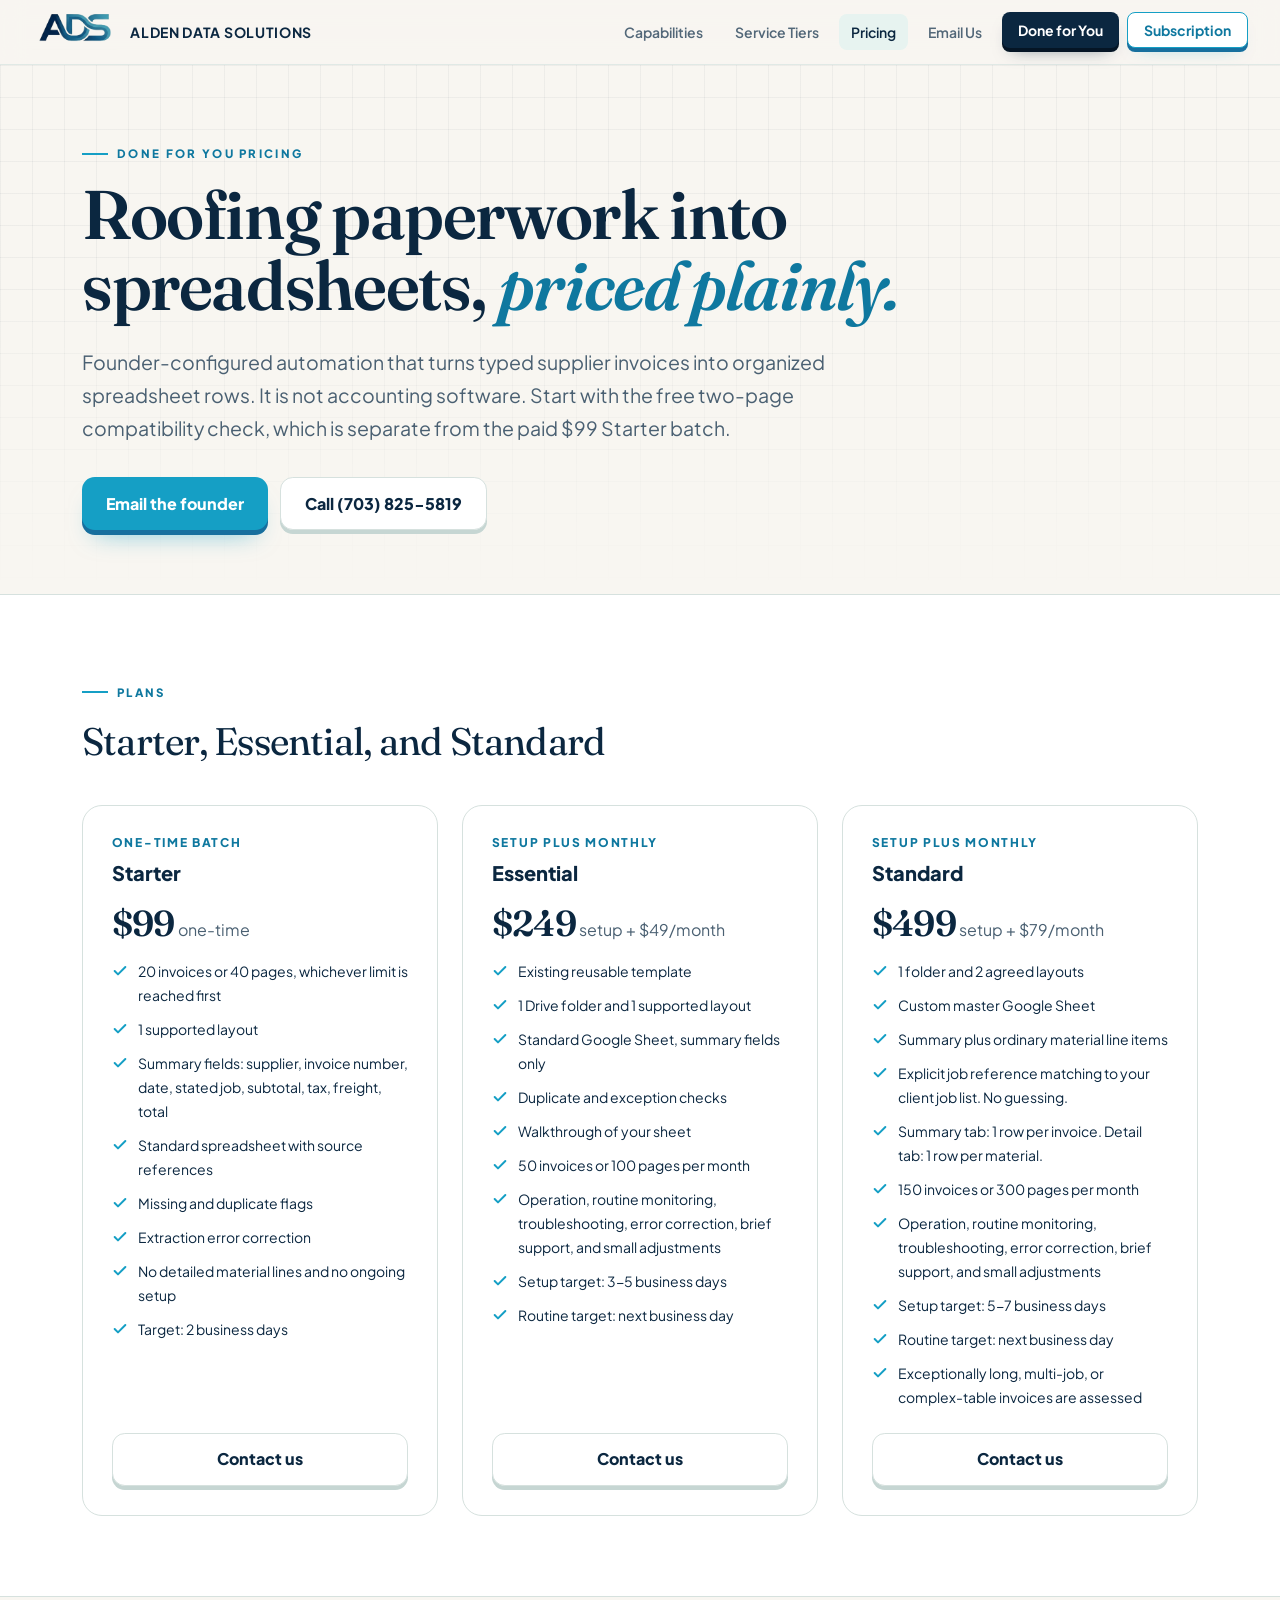
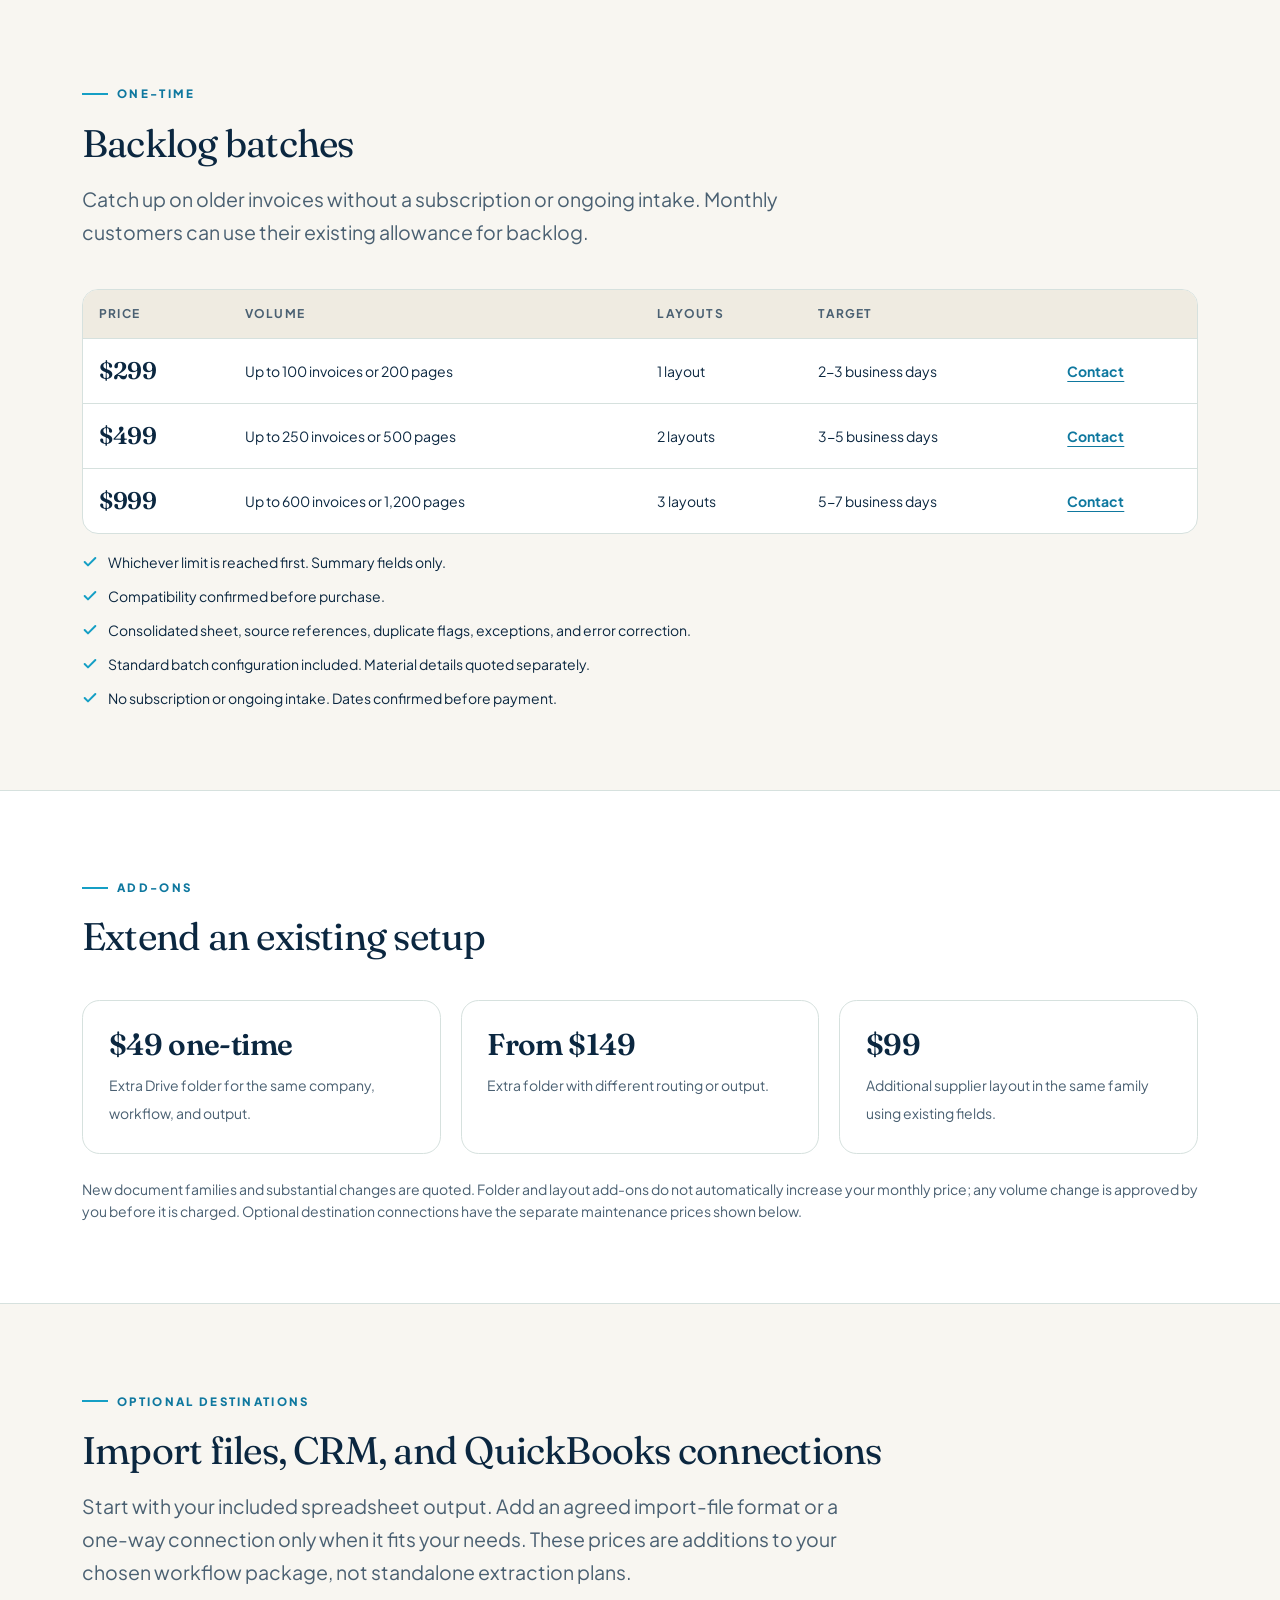
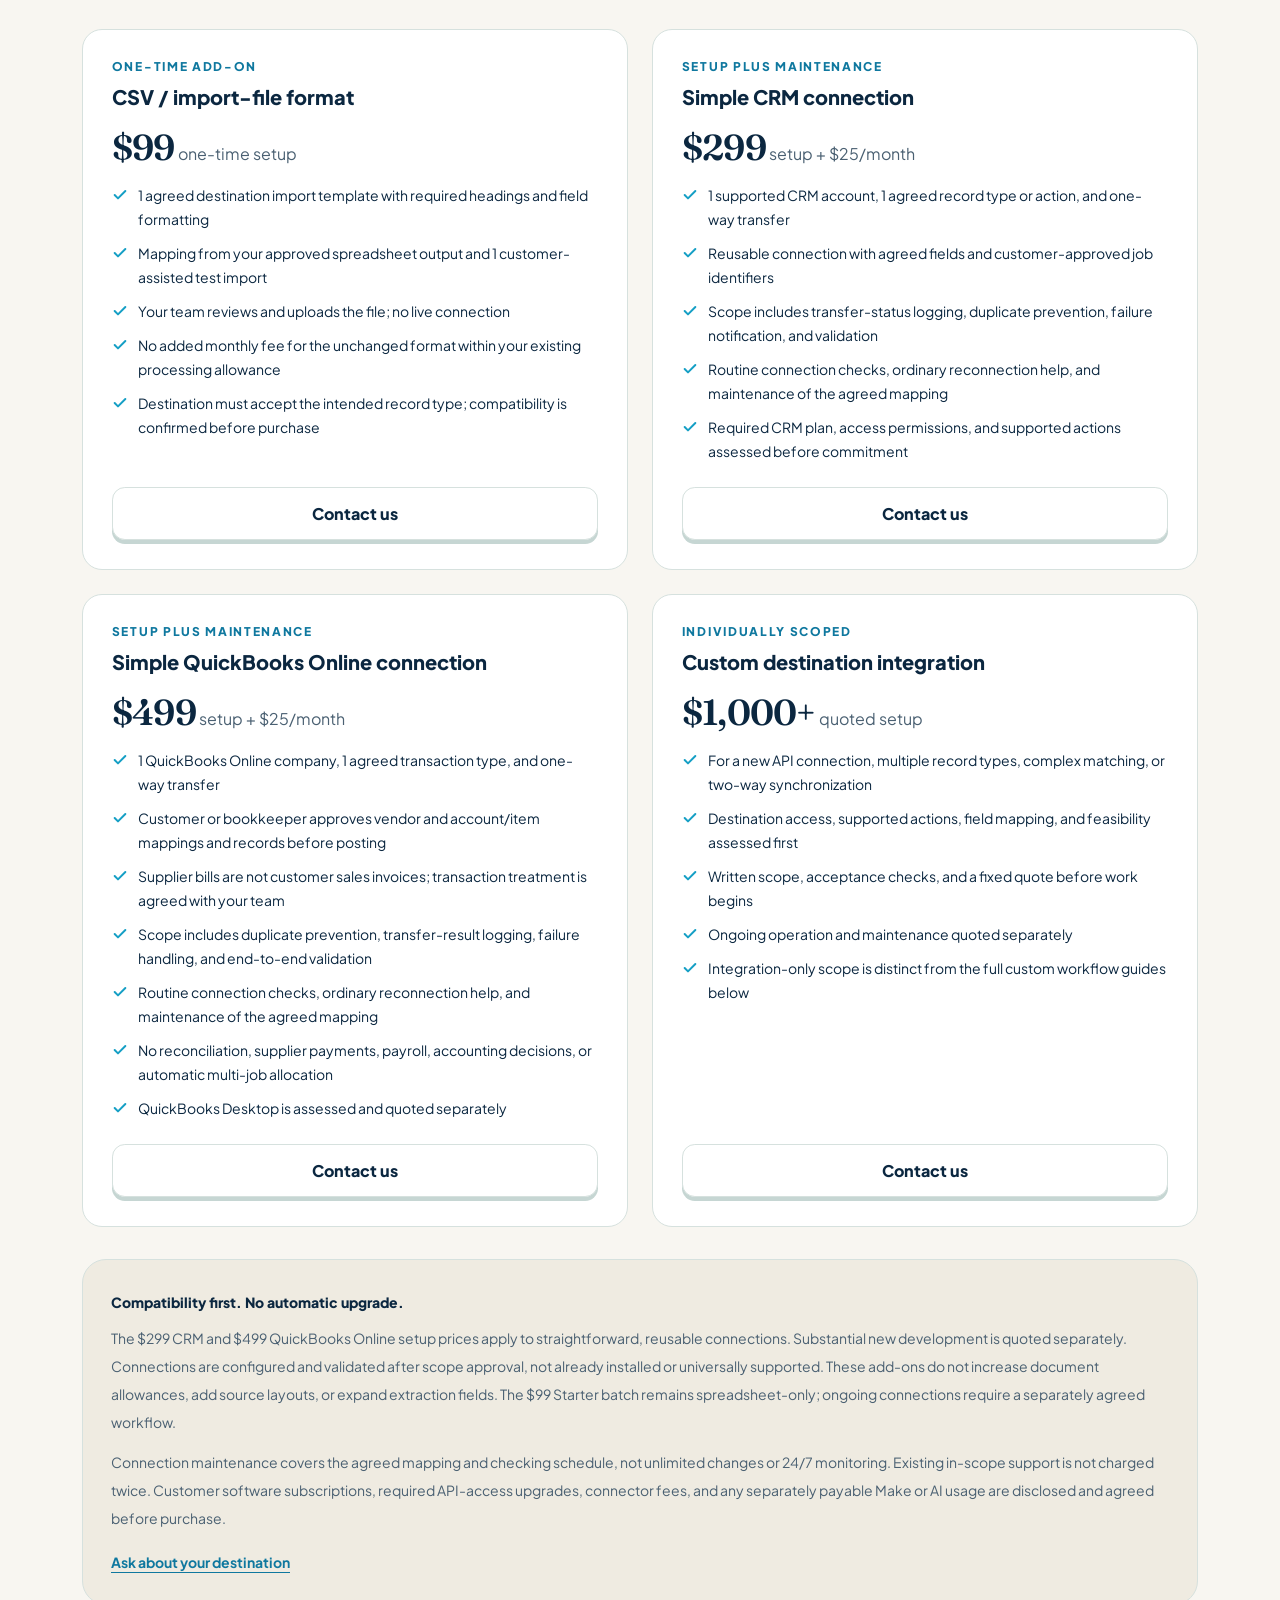
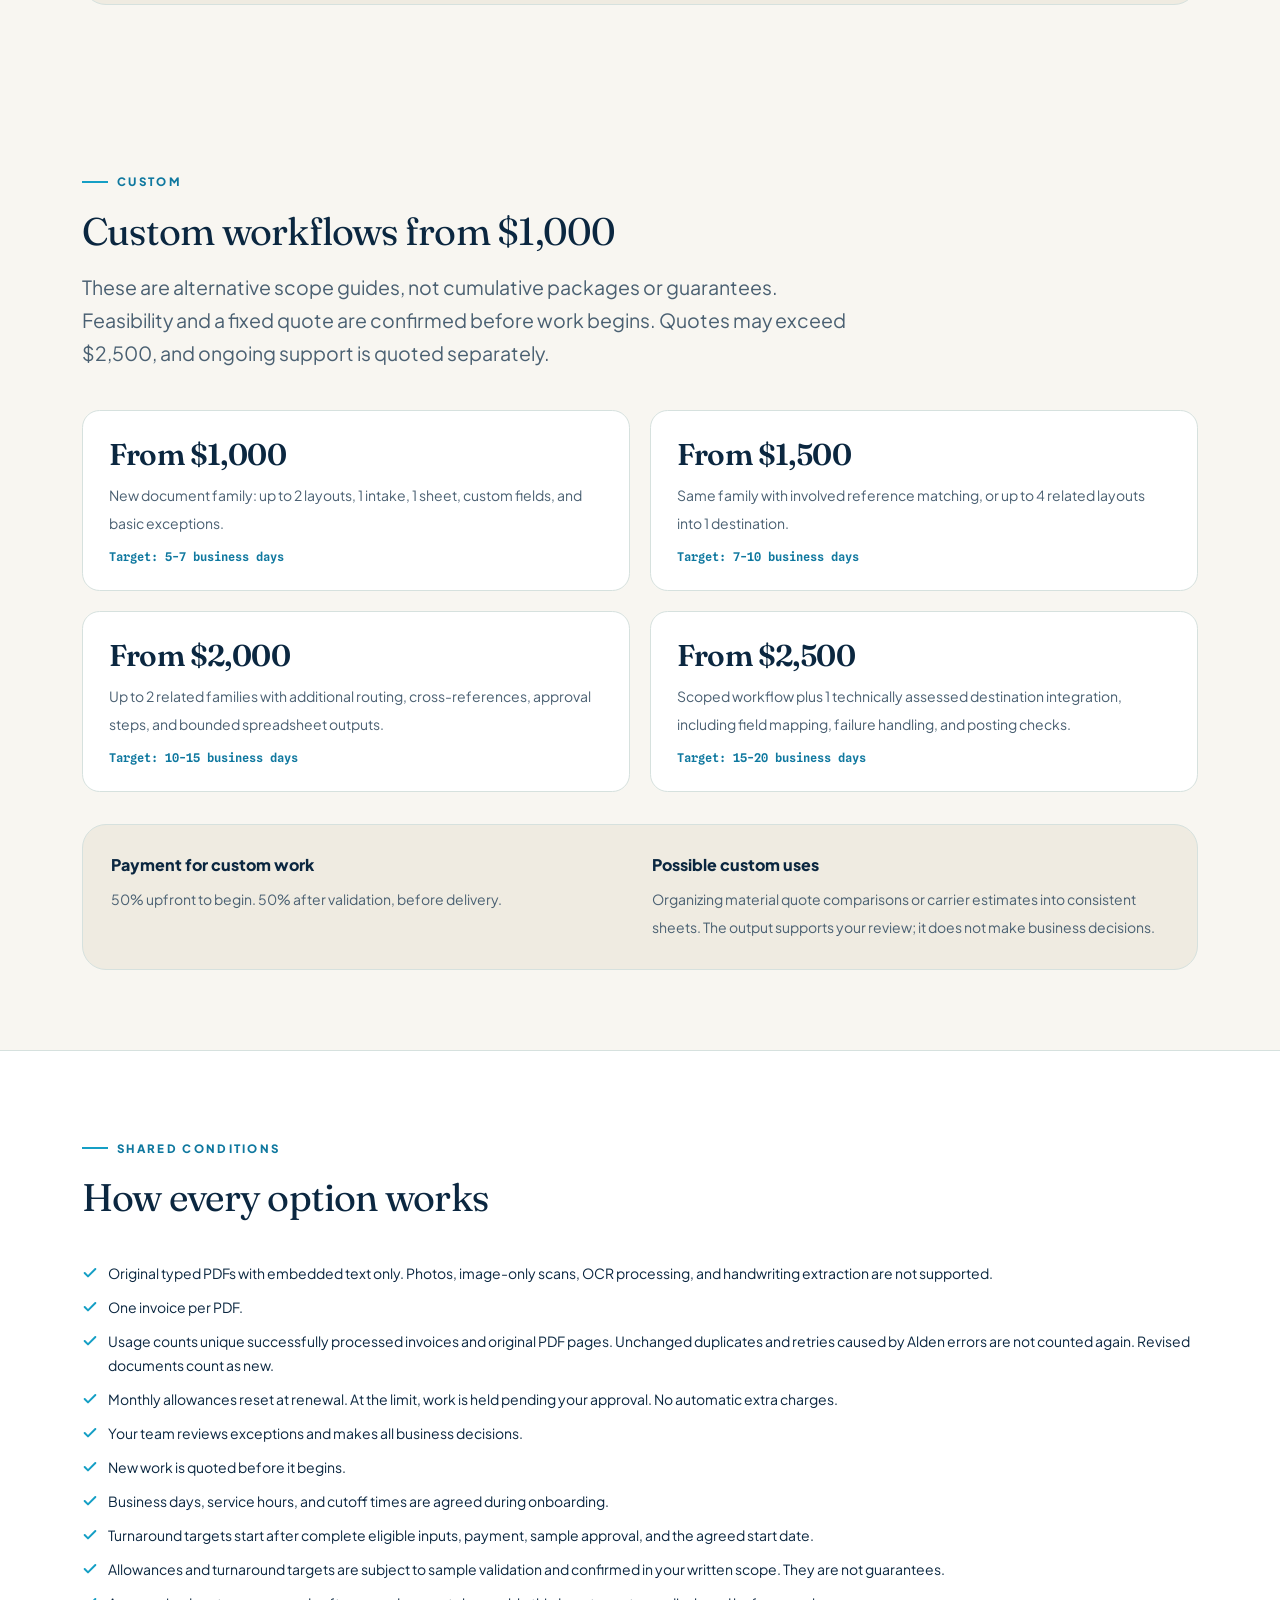
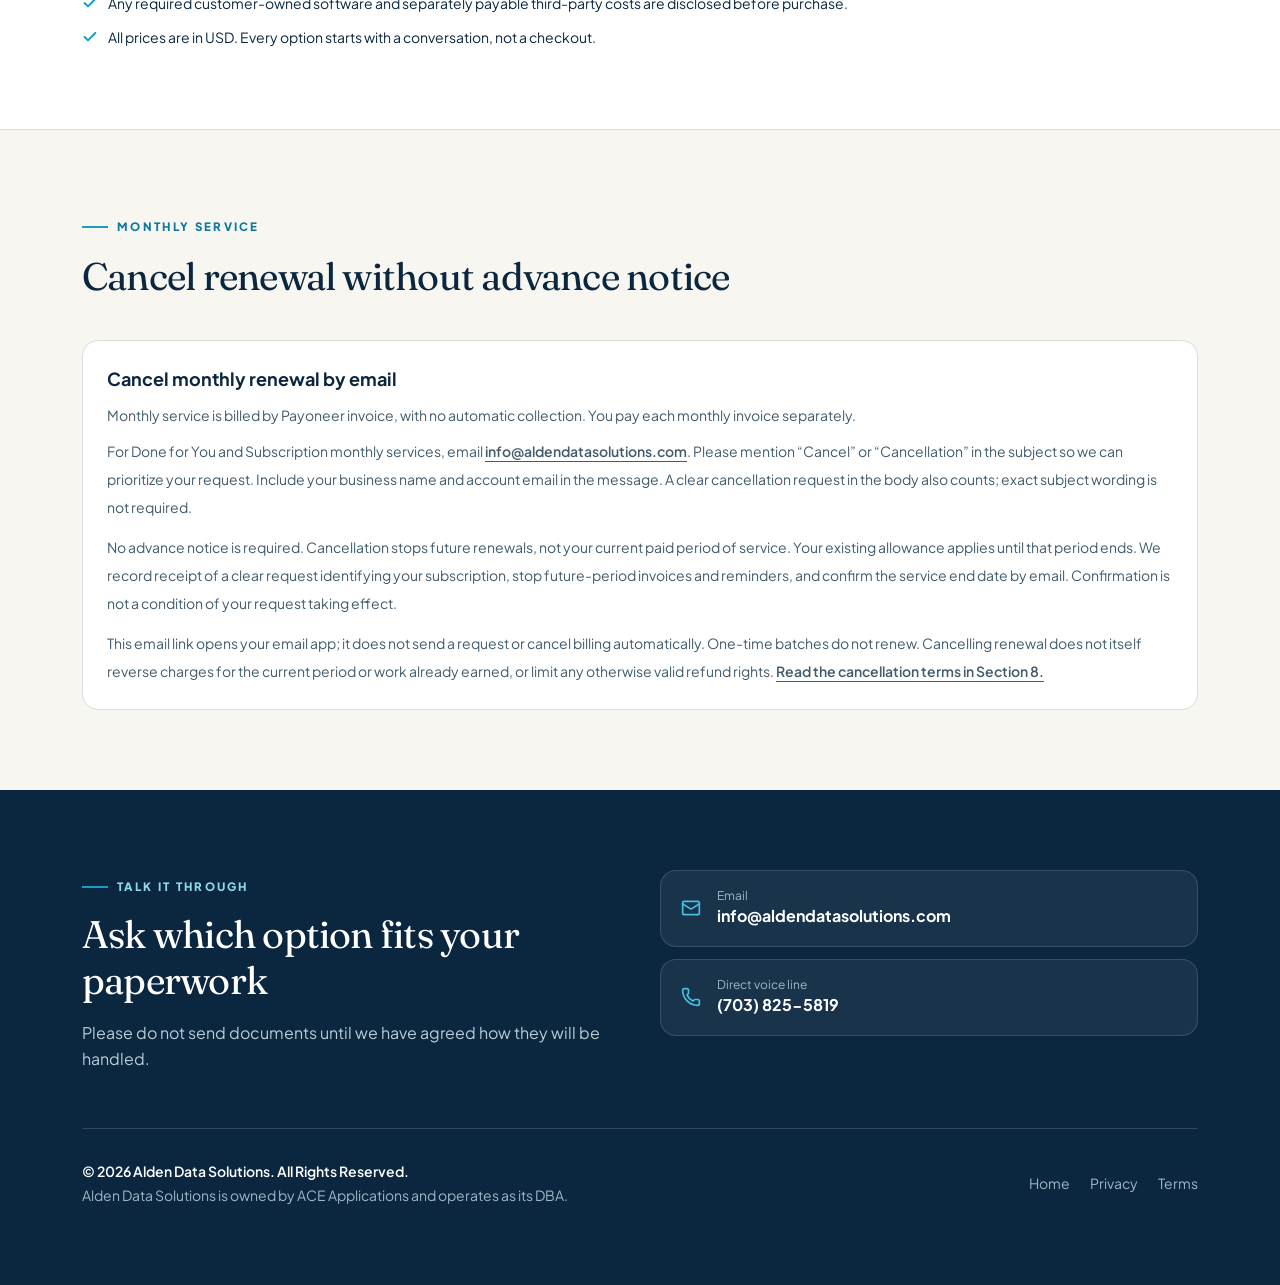
<file: pricing.html>
<!doctype html>
<html lang="en">
<head>
  <meta charset="UTF-8">
  <meta name="viewport" content="width=device-width, initial-scale=1">
  <title>Done for You Pricing | Alden Data Solutions</title>
  <meta name="description" content="Compare Starter, Essential, Standard, backlog batches and optional destination connections from Alden Data Solutions.">
  <meta property="og:title" content="Done for You Pricing | Alden Data Solutions">
  <meta property="og:description" content="Compare Starter, Essential, Standard, backlog batches and optional destination connections from Alden Data Solutions.">
  <meta property="og:type" content="website">
  <meta property="og:site_name" content="Alden Data Solutions">
  <link rel="icon" href="./favicon.png">
  <link rel="preconnect" href="https://fonts.googleapis.com">
  <link rel="preconnect" href="https://fonts.gstatic.com" crossorigin>
  <link href="https://fonts.googleapis.com/css2?family=Fraunces:opsz,wght@9..144,500;9..144,600;9..144,700&amp;family=Inter:wght@400;500;600;700&amp;display=swap" rel="stylesheet">
  <link rel="stylesheet" href="./style.css">
</head>
<body><link rel="preload" as="image" href="https://aldendatasolutions.replit.app/alden-data-solutions-logo-transparent.png"/><div class="dfy min-h-[100dvh]"><header class="sticky top-0 z-50 border-b border-[#dbe6e3]/80 bg-[#f8f6f1]/90 backdrop-blur-md"><div class="mx-auto flex h-16 max-w-7xl items-center justify-between gap-2 px-3 sm:px-6 lg:px-8"><a data-testid="link-logo-home" href="index.html" class="flex shrink-0 items-center gap-3"><img src="./alden-data-solutions-logo-transparent.png" alt="Alden Data Solutions logo" class="block h-7 w-auto object-contain sm:h-9"/><span class="hidden text-sm font-bold tracking-wider text-[#0b2740] xl:block">ALDEN DATA SOLUTIONS</span></a><div class="flex items-center gap-2"><a data-testid="nav-capabilities-link" href="https://aldendatasolutions.replit.app/capabilities" class="hidden rounded-lg px-3 py-2 text-sm font-semibold transition-colors lg:inline-flex text-[#526778] hover:bg-[#e7f3f0] hover:text-[#0b2740]">Capabilities</a><a data-testid="nav-service-tiers-link" href="https://aldendatasolutions.replit.app/service-tiers" class="hidden rounded-lg px-3 py-2 text-sm font-semibold transition-colors lg:inline-flex text-[#526778] hover:bg-[#e7f3f0] hover:text-[#0b2740]">Service Tiers</a><a data-testid="nav-pricing-link" href="pricing.html" class="hidden rounded-lg px-3 py-2 text-sm font-semibold transition-colors lg:inline-flex bg-[#e7f3f0] text-[#0b2740]">Pricing</a><a href="mailto:info@aldendatasolutions.com?subject=Workflow%20Audit%20Inquiry" class="hidden rounded-lg px-3 py-2 text-sm font-semibold transition-colors lg:inline-flex text-[#526778] hover:bg-[#e7f3f0] hover:text-[#0b2740]" data-testid="nav-email-button">Email Us</a><nav aria-label="Choose an offering" class="high-contrast-dark flex shrink-0 items-center gap-1.5 pb-1 sm:gap-2"><a aria-current="page" data-testid="toggle-done-for-you" href="index.html" class="inline-flex h-9 items-center justify-center rounded-lg px-2.5 text-[0.78rem] font-bold whitespace-nowrap transition-all sm:px-4 sm:text-sm motion-reduce:transition-none bg-[#0b2740] text-white shadow-[0_4px_0_#051525,0_10px_18px_-10px_rgba(11,39,64,0.6)]">Done for You</a><a data-testid="toggle-subscription" href="https://aldendatasolutions.replit.app/subscription" class="inline-flex h-9 items-center justify-center rounded-lg px-2.5 text-[0.78rem] font-bold whitespace-nowrap transition-all sm:px-4 sm:text-sm motion-reduce:transition-none border border-[#159fc5] bg-white text-[#0f789f] shadow-[0_4px_0_#176f9e,0_10px_18px_-12px_rgba(21,159,197,0.5)] hover:-translate-y-0.5 active:translate-y-[3px] active:shadow-[0_1px_0_#176f9e] motion-reduce:hover:translate-y-0">Subscription</a></nav></div></div></header><main><section class="hero"><div class="wrap relative"><span class="eyebrow">Done for You pricing</span><h1 class="serif mt-4 max-w-4xl" data-testid="text-pricing-headline">Roofing paperwork into spreadsheets, <em>priced plainly.</em></h1><p class="lede mt-6 max-w-3xl">Founder-configured automation that turns typed supplier invoices into organized spreadsheet rows. It is not accounting software. Start with the free two-page compatibility check, which is separate from the paid $99 Starter batch.</p><div class="mt-8 flex flex-col gap-3 sm:flex-row"><a href="mailto:info@aldendatasolutions.com?subject=Pricing%20Inquiry" class="btn btn-primary" data-testid="button-pricing-email">Email the founder</a><a href="tel:+17038255819" class="btn btn-ghost" data-testid="button-pricing-call">Call (703) 825-5819</a></div></div></section><section class="py-16 sm:py-20 border-y border-[var(--line)] bg-white"><div class="wrap"><span class="eyebrow">Plans</span><h2 class="serif mt-4 text-3xl leading-tight sm:text-[2.4rem]">Starter, Essential, and Standard</h2><div class="mt-10"><div class="grid gap-6 lg:grid-cols-3"><article class="tier h-full" data-testid="card-plan-starter"><p class="text-xs font-extrabold uppercase tracking-[0.14em] text-[var(--azure-deep)]">One-time batch</p><h3 class="mt-2 text-xl font-extrabold">Starter</h3><p class="mt-4"><span class="serif text-4xl font-semibold" data-testid="text-price-starter">$99</span><span class="text-[var(--muted)]"> one-time</span></p><div class="flex-1"><ul class="mt-4 space-y-2.5 text-sm leading-6"><li class="flex gap-2.5"><svg xmlns="http://www.w3.org/2000/svg" width="24" height="24" viewBox="0 0 24 24" fill="none" stroke="currentColor" stroke-width="3" stroke-linecap="round" stroke-linejoin="round" class="lucide lucide-check mt-1 h-4 w-4 shrink-0 text-[var(--azure)]" aria-hidden="true"><path d="M20 6 9 17l-5-5"></path></svg>20 invoices or 40 pages, whichever limit is reached first</li><li class="flex gap-2.5"><svg xmlns="http://www.w3.org/2000/svg" width="24" height="24" viewBox="0 0 24 24" fill="none" stroke="currentColor" stroke-width="3" stroke-linecap="round" stroke-linejoin="round" class="lucide lucide-check mt-1 h-4 w-4 shrink-0 text-[var(--azure)]" aria-hidden="true"><path d="M20 6 9 17l-5-5"></path></svg>1 supported layout</li><li class="flex gap-2.5"><svg xmlns="http://www.w3.org/2000/svg" width="24" height="24" viewBox="0 0 24 24" fill="none" stroke="currentColor" stroke-width="3" stroke-linecap="round" stroke-linejoin="round" class="lucide lucide-check mt-1 h-4 w-4 shrink-0 text-[var(--azure)]" aria-hidden="true"><path d="M20 6 9 17l-5-5"></path></svg>Summary fields: supplier, invoice number, date, stated job, subtotal, tax, freight, total</li><li class="flex gap-2.5"><svg xmlns="http://www.w3.org/2000/svg" width="24" height="24" viewBox="0 0 24 24" fill="none" stroke="currentColor" stroke-width="3" stroke-linecap="round" stroke-linejoin="round" class="lucide lucide-check mt-1 h-4 w-4 shrink-0 text-[var(--azure)]" aria-hidden="true"><path d="M20 6 9 17l-5-5"></path></svg>Standard spreadsheet with source references</li><li class="flex gap-2.5"><svg xmlns="http://www.w3.org/2000/svg" width="24" height="24" viewBox="0 0 24 24" fill="none" stroke="currentColor" stroke-width="3" stroke-linecap="round" stroke-linejoin="round" class="lucide lucide-check mt-1 h-4 w-4 shrink-0 text-[var(--azure)]" aria-hidden="true"><path d="M20 6 9 17l-5-5"></path></svg>Missing and duplicate flags</li><li class="flex gap-2.5"><svg xmlns="http://www.w3.org/2000/svg" width="24" height="24" viewBox="0 0 24 24" fill="none" stroke="currentColor" stroke-width="3" stroke-linecap="round" stroke-linejoin="round" class="lucide lucide-check mt-1 h-4 w-4 shrink-0 text-[var(--azure)]" aria-hidden="true"><path d="M20 6 9 17l-5-5"></path></svg>Extraction error correction</li><li class="flex gap-2.5"><svg xmlns="http://www.w3.org/2000/svg" width="24" height="24" viewBox="0 0 24 24" fill="none" stroke="currentColor" stroke-width="3" stroke-linecap="round" stroke-linejoin="round" class="lucide lucide-check mt-1 h-4 w-4 shrink-0 text-[var(--azure)]" aria-hidden="true"><path d="M20 6 9 17l-5-5"></path></svg>No detailed material lines and no ongoing setup</li><li class="flex gap-2.5"><svg xmlns="http://www.w3.org/2000/svg" width="24" height="24" viewBox="0 0 24 24" fill="none" stroke="currentColor" stroke-width="3" stroke-linecap="round" stroke-linejoin="round" class="lucide lucide-check mt-1 h-4 w-4 shrink-0 text-[var(--azure)]" aria-hidden="true"><path d="M20 6 9 17l-5-5"></path></svg>Target: 2 business days</li></ul></div><a href="mailto:info@aldendatasolutions.com?subject=Starter%20Batch%20Inquiry" class="btn btn-ghost mt-6 w-full" data-testid="button-contact-starter">Contact us</a></article><article class="tier h-full" data-testid="card-plan-essential"><p class="text-xs font-extrabold uppercase tracking-[0.14em] text-[var(--azure-deep)]">Setup plus monthly</p><h3 class="mt-2 text-xl font-extrabold">Essential</h3><p class="mt-4"><span class="serif text-4xl font-semibold" data-testid="text-price-essential">$249</span><span class="text-[var(--muted)]"> setup + $49/month</span></p><div class="flex-1"><ul class="mt-4 space-y-2.5 text-sm leading-6"><li class="flex gap-2.5"><svg xmlns="http://www.w3.org/2000/svg" width="24" height="24" viewBox="0 0 24 24" fill="none" stroke="currentColor" stroke-width="3" stroke-linecap="round" stroke-linejoin="round" class="lucide lucide-check mt-1 h-4 w-4 shrink-0 text-[var(--azure)]" aria-hidden="true"><path d="M20 6 9 17l-5-5"></path></svg>Existing reusable template</li><li class="flex gap-2.5"><svg xmlns="http://www.w3.org/2000/svg" width="24" height="24" viewBox="0 0 24 24" fill="none" stroke="currentColor" stroke-width="3" stroke-linecap="round" stroke-linejoin="round" class="lucide lucide-check mt-1 h-4 w-4 shrink-0 text-[var(--azure)]" aria-hidden="true"><path d="M20 6 9 17l-5-5"></path></svg>1 Drive folder and 1 supported layout</li><li class="flex gap-2.5"><svg xmlns="http://www.w3.org/2000/svg" width="24" height="24" viewBox="0 0 24 24" fill="none" stroke="currentColor" stroke-width="3" stroke-linecap="round" stroke-linejoin="round" class="lucide lucide-check mt-1 h-4 w-4 shrink-0 text-[var(--azure)]" aria-hidden="true"><path d="M20 6 9 17l-5-5"></path></svg>Standard Google Sheet, summary fields only</li><li class="flex gap-2.5"><svg xmlns="http://www.w3.org/2000/svg" width="24" height="24" viewBox="0 0 24 24" fill="none" stroke="currentColor" stroke-width="3" stroke-linecap="round" stroke-linejoin="round" class="lucide lucide-check mt-1 h-4 w-4 shrink-0 text-[var(--azure)]" aria-hidden="true"><path d="M20 6 9 17l-5-5"></path></svg>Duplicate and exception checks</li><li class="flex gap-2.5"><svg xmlns="http://www.w3.org/2000/svg" width="24" height="24" viewBox="0 0 24 24" fill="none" stroke="currentColor" stroke-width="3" stroke-linecap="round" stroke-linejoin="round" class="lucide lucide-check mt-1 h-4 w-4 shrink-0 text-[var(--azure)]" aria-hidden="true"><path d="M20 6 9 17l-5-5"></path></svg>Walkthrough of your sheet</li><li class="flex gap-2.5"><svg xmlns="http://www.w3.org/2000/svg" width="24" height="24" viewBox="0 0 24 24" fill="none" stroke="currentColor" stroke-width="3" stroke-linecap="round" stroke-linejoin="round" class="lucide lucide-check mt-1 h-4 w-4 shrink-0 text-[var(--azure)]" aria-hidden="true"><path d="M20 6 9 17l-5-5"></path></svg>50 invoices or 100 pages per month</li><li class="flex gap-2.5"><svg xmlns="http://www.w3.org/2000/svg" width="24" height="24" viewBox="0 0 24 24" fill="none" stroke="currentColor" stroke-width="3" stroke-linecap="round" stroke-linejoin="round" class="lucide lucide-check mt-1 h-4 w-4 shrink-0 text-[var(--azure)]" aria-hidden="true"><path d="M20 6 9 17l-5-5"></path></svg>Operation, routine monitoring, troubleshooting, error correction, brief support, and small adjustments</li><li class="flex gap-2.5"><svg xmlns="http://www.w3.org/2000/svg" width="24" height="24" viewBox="0 0 24 24" fill="none" stroke="currentColor" stroke-width="3" stroke-linecap="round" stroke-linejoin="round" class="lucide lucide-check mt-1 h-4 w-4 shrink-0 text-[var(--azure)]" aria-hidden="true"><path d="M20 6 9 17l-5-5"></path></svg>Setup target: 3-5 business days</li><li class="flex gap-2.5"><svg xmlns="http://www.w3.org/2000/svg" width="24" height="24" viewBox="0 0 24 24" fill="none" stroke="currentColor" stroke-width="3" stroke-linecap="round" stroke-linejoin="round" class="lucide lucide-check mt-1 h-4 w-4 shrink-0 text-[var(--azure)]" aria-hidden="true"><path d="M20 6 9 17l-5-5"></path></svg>Routine target: next business day</li></ul></div><a href="mailto:info@aldendatasolutions.com?subject=Essential%20Plan%20Inquiry" class="btn btn-ghost mt-6 w-full" data-testid="button-contact-essential">Contact us</a></article><article class="tier h-full" data-testid="card-plan-standard"><p class="text-xs font-extrabold uppercase tracking-[0.14em] text-[var(--azure-deep)]">Setup plus monthly</p><h3 class="mt-2 text-xl font-extrabold">Standard</h3><p class="mt-4"><span class="serif text-4xl font-semibold" data-testid="text-price-standard">$499</span><span class="text-[var(--muted)]"> setup + $79/month</span></p><div class="flex-1"><ul class="mt-4 space-y-2.5 text-sm leading-6"><li class="flex gap-2.5"><svg xmlns="http://www.w3.org/2000/svg" width="24" height="24" viewBox="0 0 24 24" fill="none" stroke="currentColor" stroke-width="3" stroke-linecap="round" stroke-linejoin="round" class="lucide lucide-check mt-1 h-4 w-4 shrink-0 text-[var(--azure)]" aria-hidden="true"><path d="M20 6 9 17l-5-5"></path></svg>1 folder and 2 agreed layouts</li><li class="flex gap-2.5"><svg xmlns="http://www.w3.org/2000/svg" width="24" height="24" viewBox="0 0 24 24" fill="none" stroke="currentColor" stroke-width="3" stroke-linecap="round" stroke-linejoin="round" class="lucide lucide-check mt-1 h-4 w-4 shrink-0 text-[var(--azure)]" aria-hidden="true"><path d="M20 6 9 17l-5-5"></path></svg>Custom master Google Sheet</li><li class="flex gap-2.5"><svg xmlns="http://www.w3.org/2000/svg" width="24" height="24" viewBox="0 0 24 24" fill="none" stroke="currentColor" stroke-width="3" stroke-linecap="round" stroke-linejoin="round" class="lucide lucide-check mt-1 h-4 w-4 shrink-0 text-[var(--azure)]" aria-hidden="true"><path d="M20 6 9 17l-5-5"></path></svg>Summary plus ordinary material line items</li><li class="flex gap-2.5"><svg xmlns="http://www.w3.org/2000/svg" width="24" height="24" viewBox="0 0 24 24" fill="none" stroke="currentColor" stroke-width="3" stroke-linecap="round" stroke-linejoin="round" class="lucide lucide-check mt-1 h-4 w-4 shrink-0 text-[var(--azure)]" aria-hidden="true"><path d="M20 6 9 17l-5-5"></path></svg>Explicit job reference matching to your client job list. No guessing.</li><li class="flex gap-2.5"><svg xmlns="http://www.w3.org/2000/svg" width="24" height="24" viewBox="0 0 24 24" fill="none" stroke="currentColor" stroke-width="3" stroke-linecap="round" stroke-linejoin="round" class="lucide lucide-check mt-1 h-4 w-4 shrink-0 text-[var(--azure)]" aria-hidden="true"><path d="M20 6 9 17l-5-5"></path></svg>Summary tab: 1 row per invoice. Detail tab: 1 row per material.</li><li class="flex gap-2.5"><svg xmlns="http://www.w3.org/2000/svg" width="24" height="24" viewBox="0 0 24 24" fill="none" stroke="currentColor" stroke-width="3" stroke-linecap="round" stroke-linejoin="round" class="lucide lucide-check mt-1 h-4 w-4 shrink-0 text-[var(--azure)]" aria-hidden="true"><path d="M20 6 9 17l-5-5"></path></svg>150 invoices or 300 pages per month</li><li class="flex gap-2.5"><svg xmlns="http://www.w3.org/2000/svg" width="24" height="24" viewBox="0 0 24 24" fill="none" stroke="currentColor" stroke-width="3" stroke-linecap="round" stroke-linejoin="round" class="lucide lucide-check mt-1 h-4 w-4 shrink-0 text-[var(--azure)]" aria-hidden="true"><path d="M20 6 9 17l-5-5"></path></svg>Operation, routine monitoring, troubleshooting, error correction, brief support, and small adjustments</li><li class="flex gap-2.5"><svg xmlns="http://www.w3.org/2000/svg" width="24" height="24" viewBox="0 0 24 24" fill="none" stroke="currentColor" stroke-width="3" stroke-linecap="round" stroke-linejoin="round" class="lucide lucide-check mt-1 h-4 w-4 shrink-0 text-[var(--azure)]" aria-hidden="true"><path d="M20 6 9 17l-5-5"></path></svg>Setup target: 5-7 business days</li><li class="flex gap-2.5"><svg xmlns="http://www.w3.org/2000/svg" width="24" height="24" viewBox="0 0 24 24" fill="none" stroke="currentColor" stroke-width="3" stroke-linecap="round" stroke-linejoin="round" class="lucide lucide-check mt-1 h-4 w-4 shrink-0 text-[var(--azure)]" aria-hidden="true"><path d="M20 6 9 17l-5-5"></path></svg>Routine target: next business day</li><li class="flex gap-2.5"><svg xmlns="http://www.w3.org/2000/svg" width="24" height="24" viewBox="0 0 24 24" fill="none" stroke="currentColor" stroke-width="3" stroke-linecap="round" stroke-linejoin="round" class="lucide lucide-check mt-1 h-4 w-4 shrink-0 text-[var(--azure)]" aria-hidden="true"><path d="M20 6 9 17l-5-5"></path></svg>Exceptionally long, multi-job, or complex-table invoices are assessed</li></ul></div><a href="mailto:info@aldendatasolutions.com?subject=Standard%20Plan%20Inquiry" class="btn btn-ghost mt-6 w-full" data-testid="button-contact-standard">Contact us</a></article></div></div></div></section><section class="py-16 sm:py-20 "><div class="wrap"><span class="eyebrow">One-time</span><h2 class="serif mt-4 text-3xl leading-tight sm:text-[2.4rem]">Backlog batches</h2><p class="lede mt-4 max-w-3xl">Catch up on older invoices without a subscription or ongoing intake. Monthly customers can use their existing allowance for backlog.</p><div class="mt-10"><div class="overflow-x-auto rounded-2xl border border-[var(--line)] bg-white"><table class="w-full min-w-[560px] text-left text-sm"><thead class="bg-[var(--paper-2)] text-xs uppercase tracking-[0.1em] text-[var(--muted)]"><tr><th class="p-4">Price</th><th class="p-4">Volume</th><th class="p-4">Layouts</th><th class="p-4">Target</th><th class="p-4"></th></tr></thead><tbody><tr class="border-t border-[var(--line)]" data-testid="row-backlog-299"><td class="serif p-4 text-2xl font-semibold">$299</td><td class="p-4">Up to 100 invoices or 200 pages</td><td class="p-4">1 layout</td><td class="p-4">2-3 business days</td><td class="p-4"><a href="mailto:info@aldendatasolutions.com?subject=Backlog%20%24299%20Inquiry" class="font-bold text-[var(--azure-deep)] underline underline-offset-4" data-testid="link-backlog-299">Contact</a></td></tr><tr class="border-t border-[var(--line)]" data-testid="row-backlog-499"><td class="serif p-4 text-2xl font-semibold">$499</td><td class="p-4">Up to 250 invoices or 500 pages</td><td class="p-4">2 layouts</td><td class="p-4">3-5 business days</td><td class="p-4"><a href="mailto:info@aldendatasolutions.com?subject=Backlog%20%24499%20Inquiry" class="font-bold text-[var(--azure-deep)] underline underline-offset-4" data-testid="link-backlog-499">Contact</a></td></tr><tr class="border-t border-[var(--line)]" data-testid="row-backlog-999"><td class="serif p-4 text-2xl font-semibold">$999</td><td class="p-4">Up to 600 invoices or 1,200 pages</td><td class="p-4">3 layouts</td><td class="p-4">5-7 business days</td><td class="p-4"><a href="mailto:info@aldendatasolutions.com?subject=Backlog%20%24999%20Inquiry" class="font-bold text-[var(--azure-deep)] underline underline-offset-4" data-testid="link-backlog-999">Contact</a></td></tr></tbody></table></div><ul class="mt-4 space-y-2.5 text-sm leading-6"><li class="flex gap-2.5"><svg xmlns="http://www.w3.org/2000/svg" width="24" height="24" viewBox="0 0 24 24" fill="none" stroke="currentColor" stroke-width="3" stroke-linecap="round" stroke-linejoin="round" class="lucide lucide-check mt-1 h-4 w-4 shrink-0 text-[var(--azure)]" aria-hidden="true"><path d="M20 6 9 17l-5-5"></path></svg>Whichever limit is reached first. Summary fields only.</li><li class="flex gap-2.5"><svg xmlns="http://www.w3.org/2000/svg" width="24" height="24" viewBox="0 0 24 24" fill="none" stroke="currentColor" stroke-width="3" stroke-linecap="round" stroke-linejoin="round" class="lucide lucide-check mt-1 h-4 w-4 shrink-0 text-[var(--azure)]" aria-hidden="true"><path d="M20 6 9 17l-5-5"></path></svg>Compatibility confirmed before purchase.</li><li class="flex gap-2.5"><svg xmlns="http://www.w3.org/2000/svg" width="24" height="24" viewBox="0 0 24 24" fill="none" stroke="currentColor" stroke-width="3" stroke-linecap="round" stroke-linejoin="round" class="lucide lucide-check mt-1 h-4 w-4 shrink-0 text-[var(--azure)]" aria-hidden="true"><path d="M20 6 9 17l-5-5"></path></svg>Consolidated sheet, source references, duplicate flags, exceptions, and error correction.</li><li class="flex gap-2.5"><svg xmlns="http://www.w3.org/2000/svg" width="24" height="24" viewBox="0 0 24 24" fill="none" stroke="currentColor" stroke-width="3" stroke-linecap="round" stroke-linejoin="round" class="lucide lucide-check mt-1 h-4 w-4 shrink-0 text-[var(--azure)]" aria-hidden="true"><path d="M20 6 9 17l-5-5"></path></svg>Standard batch configuration included. Material details quoted separately.</li><li class="flex gap-2.5"><svg xmlns="http://www.w3.org/2000/svg" width="24" height="24" viewBox="0 0 24 24" fill="none" stroke="currentColor" stroke-width="3" stroke-linecap="round" stroke-linejoin="round" class="lucide lucide-check mt-1 h-4 w-4 shrink-0 text-[var(--azure)]" aria-hidden="true"><path d="M20 6 9 17l-5-5"></path></svg>No subscription or ongoing intake. Dates confirmed before payment.</li></ul></div></div></section><section class="py-16 sm:py-20 border-y border-[var(--line)] bg-white"><div class="wrap"><span class="eyebrow">Add-ons</span><h2 class="serif mt-4 text-3xl leading-tight sm:text-[2.4rem]">Extend an existing setup</h2><div class="mt-10"><div class="grid gap-5 md:grid-cols-3"><div class="card" data-testid="card-addon-0"><p class="serif text-3xl font-semibold">$49 one-time</p><p class="mt-2 text-sm leading-7 text-[var(--muted)]">Extra Drive folder for the same company, workflow, and output.</p></div><div class="card" data-testid="card-addon-1"><p class="serif text-3xl font-semibold">From $149</p><p class="mt-2 text-sm leading-7 text-[var(--muted)]">Extra folder with different routing or output.</p></div><div class="card" data-testid="card-addon-2"><p class="serif text-3xl font-semibold">$99</p><p class="mt-2 text-sm leading-7 text-[var(--muted)]">Additional supplier layout in the same family using existing fields.</p></div></div><p class="mt-6 text-sm leading-relaxed text-[var(--muted)]">New document families and substantial changes are quoted. Folder and layout add-ons do not automatically increase your monthly price; any volume change is approved by you before it is charged. Optional destination connections have the separate maintenance prices shown below.</p></div></div></section><section class="py-16 sm:py-20 "><div class="wrap"><span class="eyebrow">Optional destinations</span><h2 class="serif mt-4 text-3xl leading-tight sm:text-[2.4rem]">Import files, CRM, and QuickBooks connections</h2><p class="lede mt-4 max-w-3xl">Start with your included spreadsheet output. Add an agreed import-file format or a one-way connection only when it fits your needs. These prices are additions to your chosen workflow package, not standalone extraction plans.</p><div class="mt-10"><div id="destination-options" class="grid scroll-mt-24 gap-6 md:grid-cols-2"><article class="tier h-full" data-testid="card-plan-import-file"><p class="text-xs font-extrabold uppercase tracking-[0.14em] text-[var(--azure-deep)]">One-time add-on</p><h3 class="mt-2 text-xl font-extrabold">CSV / import-file format</h3><p class="mt-4"><span class="serif text-4xl font-semibold" data-testid="text-price-import-file">$99</span><span class="text-[var(--muted)]"> one-time setup</span></p><div class="flex-1"><ul class="mt-4 space-y-2.5 text-sm leading-6"><li class="flex gap-2.5"><svg xmlns="http://www.w3.org/2000/svg" width="24" height="24" viewBox="0 0 24 24" fill="none" stroke="currentColor" stroke-width="3" stroke-linecap="round" stroke-linejoin="round" class="lucide lucide-check mt-1 h-4 w-4 shrink-0 text-[var(--azure)]" aria-hidden="true"><path d="M20 6 9 17l-5-5"></path></svg>1 agreed destination import template with required headings and field formatting</li><li class="flex gap-2.5"><svg xmlns="http://www.w3.org/2000/svg" width="24" height="24" viewBox="0 0 24 24" fill="none" stroke="currentColor" stroke-width="3" stroke-linecap="round" stroke-linejoin="round" class="lucide lucide-check mt-1 h-4 w-4 shrink-0 text-[var(--azure)]" aria-hidden="true"><path d="M20 6 9 17l-5-5"></path></svg>Mapping from your approved spreadsheet output and 1 customer-assisted test import</li><li class="flex gap-2.5"><svg xmlns="http://www.w3.org/2000/svg" width="24" height="24" viewBox="0 0 24 24" fill="none" stroke="currentColor" stroke-width="3" stroke-linecap="round" stroke-linejoin="round" class="lucide lucide-check mt-1 h-4 w-4 shrink-0 text-[var(--azure)]" aria-hidden="true"><path d="M20 6 9 17l-5-5"></path></svg>Your team reviews and uploads the file; no live connection</li><li class="flex gap-2.5"><svg xmlns="http://www.w3.org/2000/svg" width="24" height="24" viewBox="0 0 24 24" fill="none" stroke="currentColor" stroke-width="3" stroke-linecap="round" stroke-linejoin="round" class="lucide lucide-check mt-1 h-4 w-4 shrink-0 text-[var(--azure)]" aria-hidden="true"><path d="M20 6 9 17l-5-5"></path></svg>No added monthly fee for the unchanged format within your existing processing allowance</li><li class="flex gap-2.5"><svg xmlns="http://www.w3.org/2000/svg" width="24" height="24" viewBox="0 0 24 24" fill="none" stroke="currentColor" stroke-width="3" stroke-linecap="round" stroke-linejoin="round" class="lucide lucide-check mt-1 h-4 w-4 shrink-0 text-[var(--azure)]" aria-hidden="true"><path d="M20 6 9 17l-5-5"></path></svg>Destination must accept the intended record type; compatibility is confirmed before purchase</li></ul></div><a href="mailto:info@aldendatasolutions.com?subject=Import%20File%20Format%20Inquiry" class="btn btn-ghost mt-6 w-full" data-testid="button-contact-import-file">Contact us</a></article><article class="tier h-full" data-testid="card-plan-crm-connection"><p class="text-xs font-extrabold uppercase tracking-[0.14em] text-[var(--azure-deep)]">Setup plus maintenance</p><h3 class="mt-2 text-xl font-extrabold">Simple CRM connection</h3><p class="mt-4"><span class="serif text-4xl font-semibold" data-testid="text-price-crm-connection">$299</span><span class="text-[var(--muted)]"> setup + $25/month</span></p><div class="flex-1"><ul class="mt-4 space-y-2.5 text-sm leading-6"><li class="flex gap-2.5"><svg xmlns="http://www.w3.org/2000/svg" width="24" height="24" viewBox="0 0 24 24" fill="none" stroke="currentColor" stroke-width="3" stroke-linecap="round" stroke-linejoin="round" class="lucide lucide-check mt-1 h-4 w-4 shrink-0 text-[var(--azure)]" aria-hidden="true"><path d="M20 6 9 17l-5-5"></path></svg>1 supported CRM account, 1 agreed record type or action, and one-way transfer</li><li class="flex gap-2.5"><svg xmlns="http://www.w3.org/2000/svg" width="24" height="24" viewBox="0 0 24 24" fill="none" stroke="currentColor" stroke-width="3" stroke-linecap="round" stroke-linejoin="round" class="lucide lucide-check mt-1 h-4 w-4 shrink-0 text-[var(--azure)]" aria-hidden="true"><path d="M20 6 9 17l-5-5"></path></svg>Reusable connection with agreed fields and customer-approved job identifiers</li><li class="flex gap-2.5"><svg xmlns="http://www.w3.org/2000/svg" width="24" height="24" viewBox="0 0 24 24" fill="none" stroke="currentColor" stroke-width="3" stroke-linecap="round" stroke-linejoin="round" class="lucide lucide-check mt-1 h-4 w-4 shrink-0 text-[var(--azure)]" aria-hidden="true"><path d="M20 6 9 17l-5-5"></path></svg>Scope includes transfer-status logging, duplicate prevention, failure notification, and validation</li><li class="flex gap-2.5"><svg xmlns="http://www.w3.org/2000/svg" width="24" height="24" viewBox="0 0 24 24" fill="none" stroke="currentColor" stroke-width="3" stroke-linecap="round" stroke-linejoin="round" class="lucide lucide-check mt-1 h-4 w-4 shrink-0 text-[var(--azure)]" aria-hidden="true"><path d="M20 6 9 17l-5-5"></path></svg>Routine connection checks, ordinary reconnection help, and maintenance of the agreed mapping</li><li class="flex gap-2.5"><svg xmlns="http://www.w3.org/2000/svg" width="24" height="24" viewBox="0 0 24 24" fill="none" stroke="currentColor" stroke-width="3" stroke-linecap="round" stroke-linejoin="round" class="lucide lucide-check mt-1 h-4 w-4 shrink-0 text-[var(--azure)]" aria-hidden="true"><path d="M20 6 9 17l-5-5"></path></svg>Required CRM plan, access permissions, and supported actions assessed before commitment</li></ul></div><a href="mailto:info@aldendatasolutions.com?subject=CRM%20Connection%20Inquiry" class="btn btn-ghost mt-6 w-full" data-testid="button-contact-crm-connection">Contact us</a></article><article class="tier h-full" data-testid="card-plan-quickbooks-connection"><p class="text-xs font-extrabold uppercase tracking-[0.14em] text-[var(--azure-deep)]">Setup plus maintenance</p><h3 class="mt-2 text-xl font-extrabold">Simple QuickBooks Online connection</h3><p class="mt-4"><span class="serif text-4xl font-semibold" data-testid="text-price-quickbooks-connection">$499</span><span class="text-[var(--muted)]"> setup + $25/month</span></p><div class="flex-1"><ul class="mt-4 space-y-2.5 text-sm leading-6"><li class="flex gap-2.5"><svg xmlns="http://www.w3.org/2000/svg" width="24" height="24" viewBox="0 0 24 24" fill="none" stroke="currentColor" stroke-width="3" stroke-linecap="round" stroke-linejoin="round" class="lucide lucide-check mt-1 h-4 w-4 shrink-0 text-[var(--azure)]" aria-hidden="true"><path d="M20 6 9 17l-5-5"></path></svg>1 QuickBooks Online company, 1 agreed transaction type, and one-way transfer</li><li class="flex gap-2.5"><svg xmlns="http://www.w3.org/2000/svg" width="24" height="24" viewBox="0 0 24 24" fill="none" stroke="currentColor" stroke-width="3" stroke-linecap="round" stroke-linejoin="round" class="lucide lucide-check mt-1 h-4 w-4 shrink-0 text-[var(--azure)]" aria-hidden="true"><path d="M20 6 9 17l-5-5"></path></svg>Customer or bookkeeper approves vendor and account/item mappings and records before posting</li><li class="flex gap-2.5"><svg xmlns="http://www.w3.org/2000/svg" width="24" height="24" viewBox="0 0 24 24" fill="none" stroke="currentColor" stroke-width="3" stroke-linecap="round" stroke-linejoin="round" class="lucide lucide-check mt-1 h-4 w-4 shrink-0 text-[var(--azure)]" aria-hidden="true"><path d="M20 6 9 17l-5-5"></path></svg>Supplier bills are not customer sales invoices; transaction treatment is agreed with your team</li><li class="flex gap-2.5"><svg xmlns="http://www.w3.org/2000/svg" width="24" height="24" viewBox="0 0 24 24" fill="none" stroke="currentColor" stroke-width="3" stroke-linecap="round" stroke-linejoin="round" class="lucide lucide-check mt-1 h-4 w-4 shrink-0 text-[var(--azure)]" aria-hidden="true"><path d="M20 6 9 17l-5-5"></path></svg>Scope includes duplicate prevention, transfer-result logging, failure handling, and end-to-end validation</li><li class="flex gap-2.5"><svg xmlns="http://www.w3.org/2000/svg" width="24" height="24" viewBox="0 0 24 24" fill="none" stroke="currentColor" stroke-width="3" stroke-linecap="round" stroke-linejoin="round" class="lucide lucide-check mt-1 h-4 w-4 shrink-0 text-[var(--azure)]" aria-hidden="true"><path d="M20 6 9 17l-5-5"></path></svg>Routine connection checks, ordinary reconnection help, and maintenance of the agreed mapping</li><li class="flex gap-2.5"><svg xmlns="http://www.w3.org/2000/svg" width="24" height="24" viewBox="0 0 24 24" fill="none" stroke="currentColor" stroke-width="3" stroke-linecap="round" stroke-linejoin="round" class="lucide lucide-check mt-1 h-4 w-4 shrink-0 text-[var(--azure)]" aria-hidden="true"><path d="M20 6 9 17l-5-5"></path></svg>No reconciliation, supplier payments, payroll, accounting decisions, or automatic multi-job allocation</li><li class="flex gap-2.5"><svg xmlns="http://www.w3.org/2000/svg" width="24" height="24" viewBox="0 0 24 24" fill="none" stroke="currentColor" stroke-width="3" stroke-linecap="round" stroke-linejoin="round" class="lucide lucide-check mt-1 h-4 w-4 shrink-0 text-[var(--azure)]" aria-hidden="true"><path d="M20 6 9 17l-5-5"></path></svg>QuickBooks Desktop is assessed and quoted separately</li></ul></div><a href="mailto:info@aldendatasolutions.com?subject=QuickBooks%20Online%20Connection%20Inquiry" class="btn btn-ghost mt-6 w-full" data-testid="button-contact-quickbooks-connection">Contact us</a></article><article class="tier h-full" data-testid="card-plan-custom-integration"><p class="text-xs font-extrabold uppercase tracking-[0.14em] text-[var(--azure-deep)]">Individually scoped</p><h3 class="mt-2 text-xl font-extrabold">Custom destination integration</h3><p class="mt-4"><span class="serif text-4xl font-semibold" data-testid="text-price-custom-integration">$1,000+</span><span class="text-[var(--muted)]"> quoted setup</span></p><div class="flex-1"><ul class="mt-4 space-y-2.5 text-sm leading-6"><li class="flex gap-2.5"><svg xmlns="http://www.w3.org/2000/svg" width="24" height="24" viewBox="0 0 24 24" fill="none" stroke="currentColor" stroke-width="3" stroke-linecap="round" stroke-linejoin="round" class="lucide lucide-check mt-1 h-4 w-4 shrink-0 text-[var(--azure)]" aria-hidden="true"><path d="M20 6 9 17l-5-5"></path></svg>For a new API connection, multiple record types, complex matching, or two-way synchronization</li><li class="flex gap-2.5"><svg xmlns="http://www.w3.org/2000/svg" width="24" height="24" viewBox="0 0 24 24" fill="none" stroke="currentColor" stroke-width="3" stroke-linecap="round" stroke-linejoin="round" class="lucide lucide-check mt-1 h-4 w-4 shrink-0 text-[var(--azure)]" aria-hidden="true"><path d="M20 6 9 17l-5-5"></path></svg>Destination access, supported actions, field mapping, and feasibility assessed first</li><li class="flex gap-2.5"><svg xmlns="http://www.w3.org/2000/svg" width="24" height="24" viewBox="0 0 24 24" fill="none" stroke="currentColor" stroke-width="3" stroke-linecap="round" stroke-linejoin="round" class="lucide lucide-check mt-1 h-4 w-4 shrink-0 text-[var(--azure)]" aria-hidden="true"><path d="M20 6 9 17l-5-5"></path></svg>Written scope, acceptance checks, and a fixed quote before work begins</li><li class="flex gap-2.5"><svg xmlns="http://www.w3.org/2000/svg" width="24" height="24" viewBox="0 0 24 24" fill="none" stroke="currentColor" stroke-width="3" stroke-linecap="round" stroke-linejoin="round" class="lucide lucide-check mt-1 h-4 w-4 shrink-0 text-[var(--azure)]" aria-hidden="true"><path d="M20 6 9 17l-5-5"></path></svg>Ongoing operation and maintenance quoted separately</li><li class="flex gap-2.5"><svg xmlns="http://www.w3.org/2000/svg" width="24" height="24" viewBox="0 0 24 24" fill="none" stroke="currentColor" stroke-width="3" stroke-linecap="round" stroke-linejoin="round" class="lucide lucide-check mt-1 h-4 w-4 shrink-0 text-[var(--azure)]" aria-hidden="true"><path d="M20 6 9 17l-5-5"></path></svg>Integration-only scope is distinct from the full custom workflow guides below</li></ul></div><a href="mailto:info@aldendatasolutions.com?subject=Custom%20Destination%20Integration%20Inquiry" class="btn btn-ghost mt-6 w-full" data-testid="button-contact-custom-integration">Contact us</a></article></div><div class="setup mt-8 p-7 text-sm leading-7 text-[var(--muted)]"><p class="font-extrabold text-[var(--ink)]">Compatibility first. No automatic upgrade.</p><p class="mt-2">The $299 CRM and $499 QuickBooks Online setup prices apply to straightforward, reusable connections. Substantial new development is quoted separately. Connections are configured and validated after scope approval, not already installed or universally supported. These add-ons do not increase document allowances, add source layouts, or expand extraction fields. The $99 Starter batch remains spreadsheet-only; ongoing connections require a separately agreed workflow.</p><p class="mt-3">Connection maintenance covers the agreed mapping and checking schedule, not unlimited changes or 24/7 monitoring. Existing in-scope support is not charged twice. Customer software subscriptions, required API-access upgrades, connector fees, and any separately payable Make or AI usage are disclosed and agreed before purchase.</p><a href="mailto:info@aldendatasolutions.com?subject=Destination%20Compatibility%20Inquiry" class="mt-4 inline-block font-bold text-[var(--azure-deep)] underline underline-offset-4" data-testid="link-destination-compatibility">Ask about your destination</a></div></div></div></section><section class="py-16 sm:py-20 "><div class="wrap"><span class="eyebrow">Custom</span><h2 class="serif mt-4 text-3xl leading-tight sm:text-[2.4rem]">Custom workflows from $1,000</h2><p class="lede mt-4 max-w-3xl">These are alternative scope guides, not cumulative packages or guarantees. Feasibility and a fixed quote are confirmed before work begins. Quotes may exceed $2,500, and ongoing support is quoted separately.</p><div class="mt-10"><div class="grid gap-5 md:grid-cols-2"><div class="card" data-testid="card-custom-1000"><p class="serif text-3xl font-semibold">From $1,000</p><p class="mt-2 text-sm leading-7 text-[var(--muted)]">New document family: up to 2 layouts, 1 intake, 1 sheet, custom fields, and basic exceptions.</p><p class="mt-3 font-mono text-xs font-semibold text-[var(--azure-deep)]">Target: 5-7 business days</p></div><div class="card" data-testid="card-custom-1500"><p class="serif text-3xl font-semibold">From $1,500</p><p class="mt-2 text-sm leading-7 text-[var(--muted)]">Same family with involved reference matching, or up to 4 related layouts into 1 destination.</p><p class="mt-3 font-mono text-xs font-semibold text-[var(--azure-deep)]">Target: 7-10 business days</p></div><div class="card" data-testid="card-custom-2000"><p class="serif text-3xl font-semibold">From $2,000</p><p class="mt-2 text-sm leading-7 text-[var(--muted)]">Up to 2 related families with additional routing, cross-references, approval steps, and bounded spreadsheet outputs.</p><p class="mt-3 font-mono text-xs font-semibold text-[var(--azure-deep)]">Target: 10-15 business days</p></div><div class="card" data-testid="card-custom-2500"><p class="serif text-3xl font-semibold">From $2,500</p><p class="mt-2 text-sm leading-7 text-[var(--muted)]">Scoped workflow plus 1 technically assessed destination integration, including field mapping, failure handling, and posting checks.</p><p class="mt-3 font-mono text-xs font-semibold text-[var(--azure-deep)]">Target: 15-20 business days</p></div></div><div class="setup mt-8 grid gap-6 p-7 sm:grid-cols-2"><div><p class="font-extrabold">Payment for custom work</p><p class="mt-2 text-sm leading-7 text-[var(--muted)]">50% upfront to begin. 50% after validation, before delivery.</p></div><div><p class="font-extrabold">Possible custom uses</p><p class="mt-2 text-sm leading-7 text-[var(--muted)]">Organizing material quote comparisons or carrier estimates into consistent sheets. The output supports your review; it does not make business decisions.</p></div></div></div></div></section><section class="py-16 sm:py-20 border-y border-[var(--line)] bg-white"><div class="wrap"><span class="eyebrow">Shared conditions</span><h2 class="serif mt-4 text-3xl leading-tight sm:text-[2.4rem]">How every option works</h2><div class="mt-10"><ul class="mt-4 space-y-2.5 text-sm leading-6"><li class="flex gap-2.5"><svg xmlns="http://www.w3.org/2000/svg" width="24" height="24" viewBox="0 0 24 24" fill="none" stroke="currentColor" stroke-width="3" stroke-linecap="round" stroke-linejoin="round" class="lucide lucide-check mt-1 h-4 w-4 shrink-0 text-[var(--azure)]" aria-hidden="true"><path d="M20 6 9 17l-5-5"></path></svg>Original typed PDFs with embedded text only. Photos, image-only scans, OCR processing, and handwriting extraction are not supported.</li><li class="flex gap-2.5"><svg xmlns="http://www.w3.org/2000/svg" width="24" height="24" viewBox="0 0 24 24" fill="none" stroke="currentColor" stroke-width="3" stroke-linecap="round" stroke-linejoin="round" class="lucide lucide-check mt-1 h-4 w-4 shrink-0 text-[var(--azure)]" aria-hidden="true"><path d="M20 6 9 17l-5-5"></path></svg>One invoice per PDF.</li><li class="flex gap-2.5"><svg xmlns="http://www.w3.org/2000/svg" width="24" height="24" viewBox="0 0 24 24" fill="none" stroke="currentColor" stroke-width="3" stroke-linecap="round" stroke-linejoin="round" class="lucide lucide-check mt-1 h-4 w-4 shrink-0 text-[var(--azure)]" aria-hidden="true"><path d="M20 6 9 17l-5-5"></path></svg>Usage counts unique successfully processed invoices and original PDF pages. Unchanged duplicates and retries caused by Alden errors are not counted again. Revised documents count as new.</li><li class="flex gap-2.5"><svg xmlns="http://www.w3.org/2000/svg" width="24" height="24" viewBox="0 0 24 24" fill="none" stroke="currentColor" stroke-width="3" stroke-linecap="round" stroke-linejoin="round" class="lucide lucide-check mt-1 h-4 w-4 shrink-0 text-[var(--azure)]" aria-hidden="true"><path d="M20 6 9 17l-5-5"></path></svg>Monthly allowances reset at renewal. At the limit, work is held pending your approval. No automatic extra charges.</li><li class="flex gap-2.5"><svg xmlns="http://www.w3.org/2000/svg" width="24" height="24" viewBox="0 0 24 24" fill="none" stroke="currentColor" stroke-width="3" stroke-linecap="round" stroke-linejoin="round" class="lucide lucide-check mt-1 h-4 w-4 shrink-0 text-[var(--azure)]" aria-hidden="true"><path d="M20 6 9 17l-5-5"></path></svg>Your team reviews exceptions and makes all business decisions.</li><li class="flex gap-2.5"><svg xmlns="http://www.w3.org/2000/svg" width="24" height="24" viewBox="0 0 24 24" fill="none" stroke="currentColor" stroke-width="3" stroke-linecap="round" stroke-linejoin="round" class="lucide lucide-check mt-1 h-4 w-4 shrink-0 text-[var(--azure)]" aria-hidden="true"><path d="M20 6 9 17l-5-5"></path></svg>New work is quoted before it begins.</li><li class="flex gap-2.5"><svg xmlns="http://www.w3.org/2000/svg" width="24" height="24" viewBox="0 0 24 24" fill="none" stroke="currentColor" stroke-width="3" stroke-linecap="round" stroke-linejoin="round" class="lucide lucide-check mt-1 h-4 w-4 shrink-0 text-[var(--azure)]" aria-hidden="true"><path d="M20 6 9 17l-5-5"></path></svg>Business days, service hours, and cutoff times are agreed during onboarding.</li><li class="flex gap-2.5"><svg xmlns="http://www.w3.org/2000/svg" width="24" height="24" viewBox="0 0 24 24" fill="none" stroke="currentColor" stroke-width="3" stroke-linecap="round" stroke-linejoin="round" class="lucide lucide-check mt-1 h-4 w-4 shrink-0 text-[var(--azure)]" aria-hidden="true"><path d="M20 6 9 17l-5-5"></path></svg>Turnaround targets start after complete eligible inputs, payment, sample approval, and the agreed start date.</li><li class="flex gap-2.5"><svg xmlns="http://www.w3.org/2000/svg" width="24" height="24" viewBox="0 0 24 24" fill="none" stroke="currentColor" stroke-width="3" stroke-linecap="round" stroke-linejoin="round" class="lucide lucide-check mt-1 h-4 w-4 shrink-0 text-[var(--azure)]" aria-hidden="true"><path d="M20 6 9 17l-5-5"></path></svg>Allowances and turnaround targets are subject to sample validation and confirmed in your written scope. They are not guarantees.</li><li class="flex gap-2.5"><svg xmlns="http://www.w3.org/2000/svg" width="24" height="24" viewBox="0 0 24 24" fill="none" stroke="currentColor" stroke-width="3" stroke-linecap="round" stroke-linejoin="round" class="lucide lucide-check mt-1 h-4 w-4 shrink-0 text-[var(--azure)]" aria-hidden="true"><path d="M20 6 9 17l-5-5"></path></svg>Any required customer-owned software and separately payable third-party costs are disclosed before purchase.</li><li class="flex gap-2.5"><svg xmlns="http://www.w3.org/2000/svg" width="24" height="24" viewBox="0 0 24 24" fill="none" stroke="currentColor" stroke-width="3" stroke-linecap="round" stroke-linejoin="round" class="lucide lucide-check mt-1 h-4 w-4 shrink-0 text-[var(--azure)]" aria-hidden="true"><path d="M20 6 9 17l-5-5"></path></svg>All prices are in USD. Every option starts with a conversation, not a checkout.</li></ul></div></div></section><section class="py-16 sm:py-20 "><div class="wrap"><span class="eyebrow">Monthly service</span><h2 class="serif mt-4 text-3xl leading-tight sm:text-[2.4rem]">Cancel renewal without advance notice</h2><div class="mt-10"><aside aria-label="Monthly service cancellation" class="rounded-2xl border p-6 text-sm leading-7 border-[#d6e1de] bg-white text-[#425c6d]" data-testid="monthly-cancellation-notice"><h2 class="text-lg font-bold text-[#0b2740]">Cancel monthly renewal by email</h2><p class="mt-2">Monthly service is billed by Payoneer invoice, with no automatic collection. You pay each monthly invoice separately.</p><p class="mt-2">For Done for You and Subscription monthly services, email <a class="break-words font-semibold underline underline-offset-4" href="mailto:info@aldendatasolutions.com?subject=Cancellation%20request&amp;body=Business%20name%3A%20%0AAccount%20email%3A%20%0ASubscription%20or%20order%20reference%20(if%20known)%3A%20%0A%0APlease%20cancel%20my%20monthly%20renewal." data-testid="email-cancellation-link">info@aldendatasolutions.com</a>. Please mention “Cancel” or “Cancellation” in the subject so we can prioritize your request. Include your business name and account email in the message. A clear cancellation request in the body also counts; exact subject wording is not required.</p><p class="mt-3">No advance notice is required. Cancellation stops future renewals, not your current paid period of service. Your existing allowance applies until that period ends. We record receipt of a clear request identifying your subscription, stop future-period invoices and reminders, and confirm the service end date by email. Confirmation is not a condition of your request taking effect.</p><p class="mt-3">This email link opens your email app; it does not send a request or cancel billing automatically. One-time batches do not renew. Cancelling renewal does not itself reverse charges for the current period or work already earned, or limit any otherwise valid refund rights. <a href="terms-and-conditions.html" class="font-semibold underline underline-offset-4">Read the cancellation terms in Section 8.</a></p></aside></div></div></section></main><footer id="contact" class="contact py-16 sm:py-20"><div class="wrap"><div class="grid gap-10 lg:grid-cols-2"><div><span class="eyebrow !text-[#8ed9ea]">Talk it through</span><h2 class="serif mt-4 text-3xl text-white sm:text-[2.4rem]">Ask which option fits your paperwork</h2><p class="mt-4 max-w-xl leading-relaxed text-[#b9cbd6]">Please do not send documents until we have agreed how they will be handled.</p></div><div class="space-y-3"><a class="method" href="mailto:info@aldendatasolutions.com?subject=Pricing%20Inquiry" data-testid="link-pricing-footer-email"><svg xmlns="http://www.w3.org/2000/svg" width="24" height="24" viewBox="0 0 24 24" fill="none" stroke="currentColor" stroke-width="2" stroke-linecap="round" stroke-linejoin="round" class="lucide lucide-mail h-5 w-5 text-[#46c2df]" aria-hidden="true"><path d="m22 7-8.991 5.727a2 2 0 0 1-2.009 0L2 7"></path><rect x="2" y="4" width="20" height="16" rx="2"></rect></svg><span><span class="block text-xs text-[#9fb6c4]">Email</span><span class="font-bold">info@aldendatasolutions.com</span></span></a><a class="method" href="tel:+17038255819" data-testid="link-pricing-footer-phone"><svg xmlns="http://www.w3.org/2000/svg" width="24" height="24" viewBox="0 0 24 24" fill="none" stroke="currentColor" stroke-width="2" stroke-linecap="round" stroke-linejoin="round" class="lucide lucide-phone h-5 w-5 text-[#46c2df]" aria-hidden="true"><path d="M13.832 16.568a1 1 0 0 0 1.213-.303l.355-.465A2 2 0 0 1 17 15h3a2 2 0 0 1 2 2v3a2 2 0 0 1-2 2A18 18 0 0 1 2 4a2 2 0 0 1 2-2h3a2 2 0 0 1 2 2v3a2 2 0 0 1-.8 1.6l-.468.351a1 1 0 0 0-.292 1.233 14 14 0 0 0 6.392 6.384"></path></svg><span><span class="block text-xs text-[#9fb6c4]">Direct voice line</span><span class="font-bold">(703) 825-5819</span></span></a></div></div><div class="mt-14 flex flex-col gap-4 border-t border-white/15 pt-8 text-sm text-[#9fb6c4] sm:flex-row sm:items-center sm:justify-between"><div><p class="font-semibold text-white">© 2026 Alden Data Solutions. All Rights Reserved.</p><p class="mt-1">Alden Data Solutions is owned by ACE Applications and operates as its DBA.</p></div><div class="flex gap-5"><a data-testid="link-pricing-footer-home" href="index.html" class="hover:text-white">Home</a><a data-testid="link-pricing-footer-privacy" href="privacy-policy.html" class="hover:text-white">Privacy</a><a data-testid="link-pricing-footer-terms" href="terms-and-conditions.html" class="hover:text-white">Terms</a></div></div></div></footer></div></body>
</html>
</file>
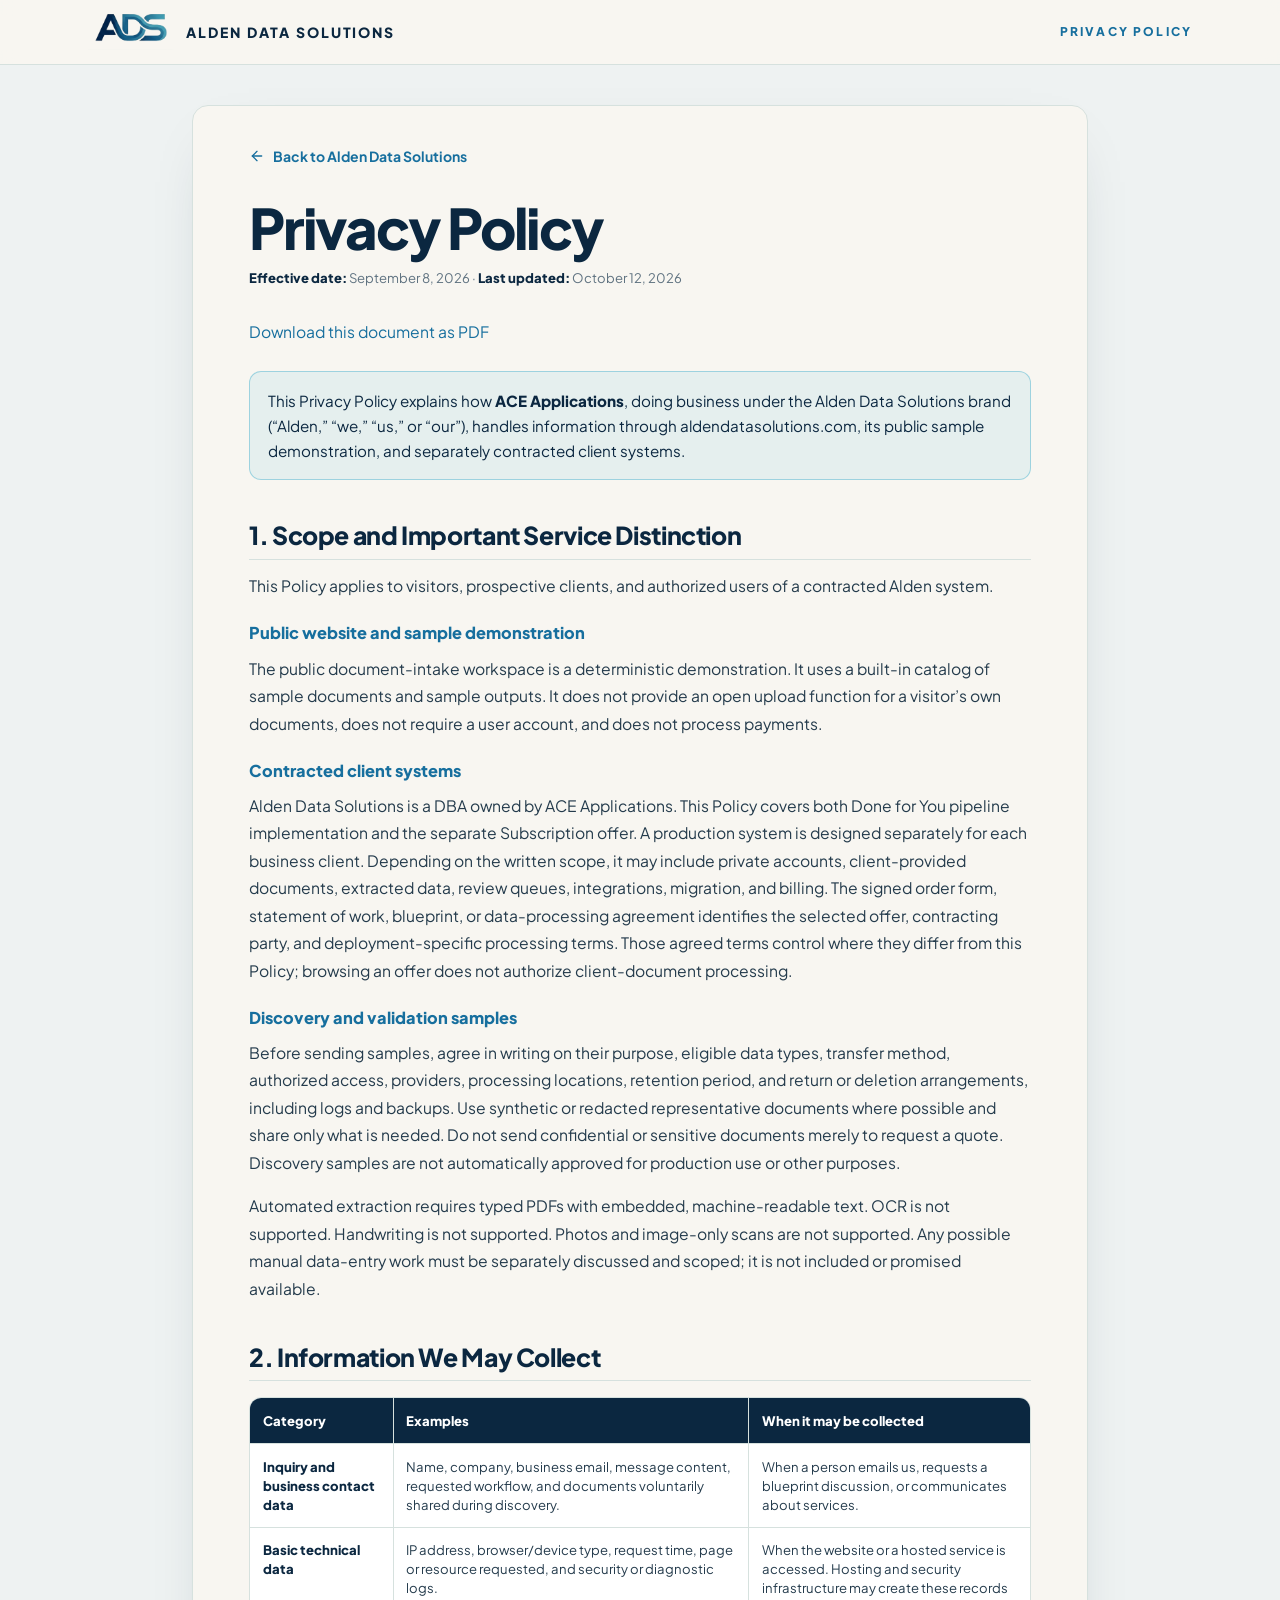
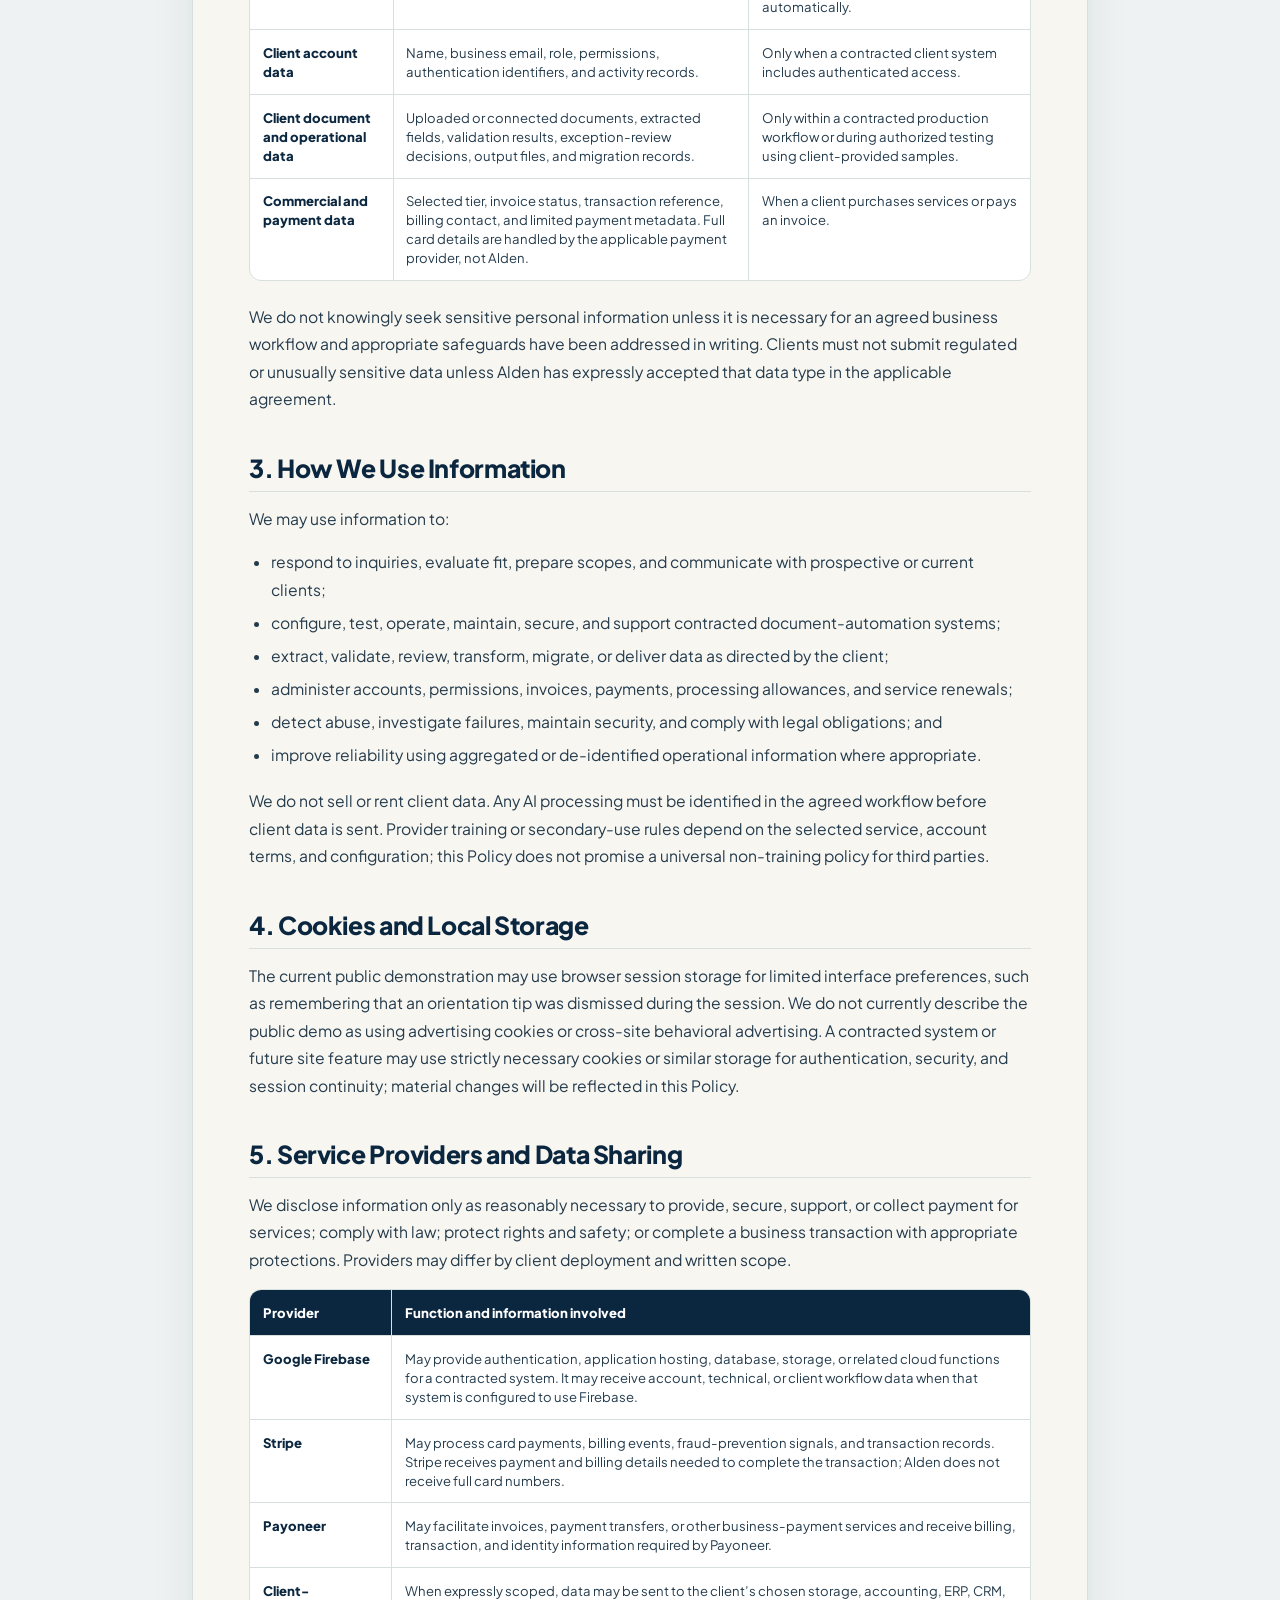
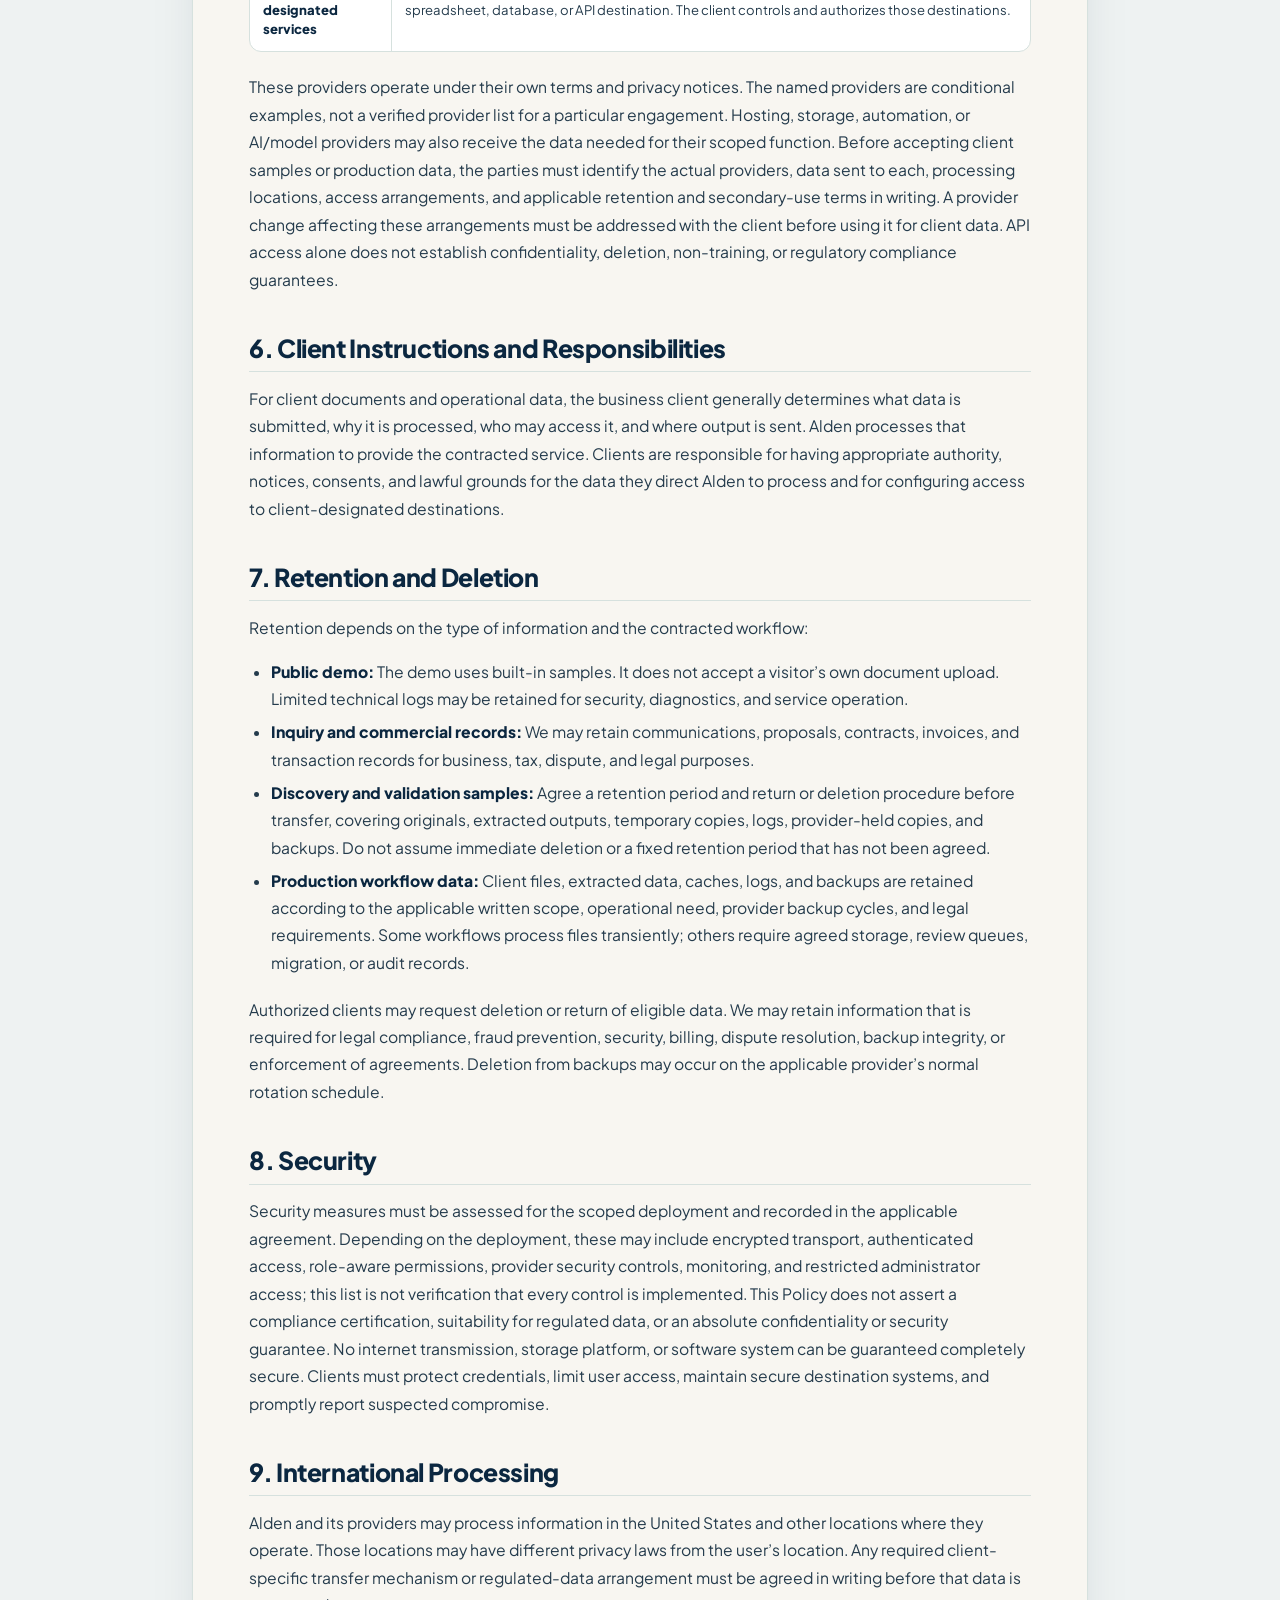
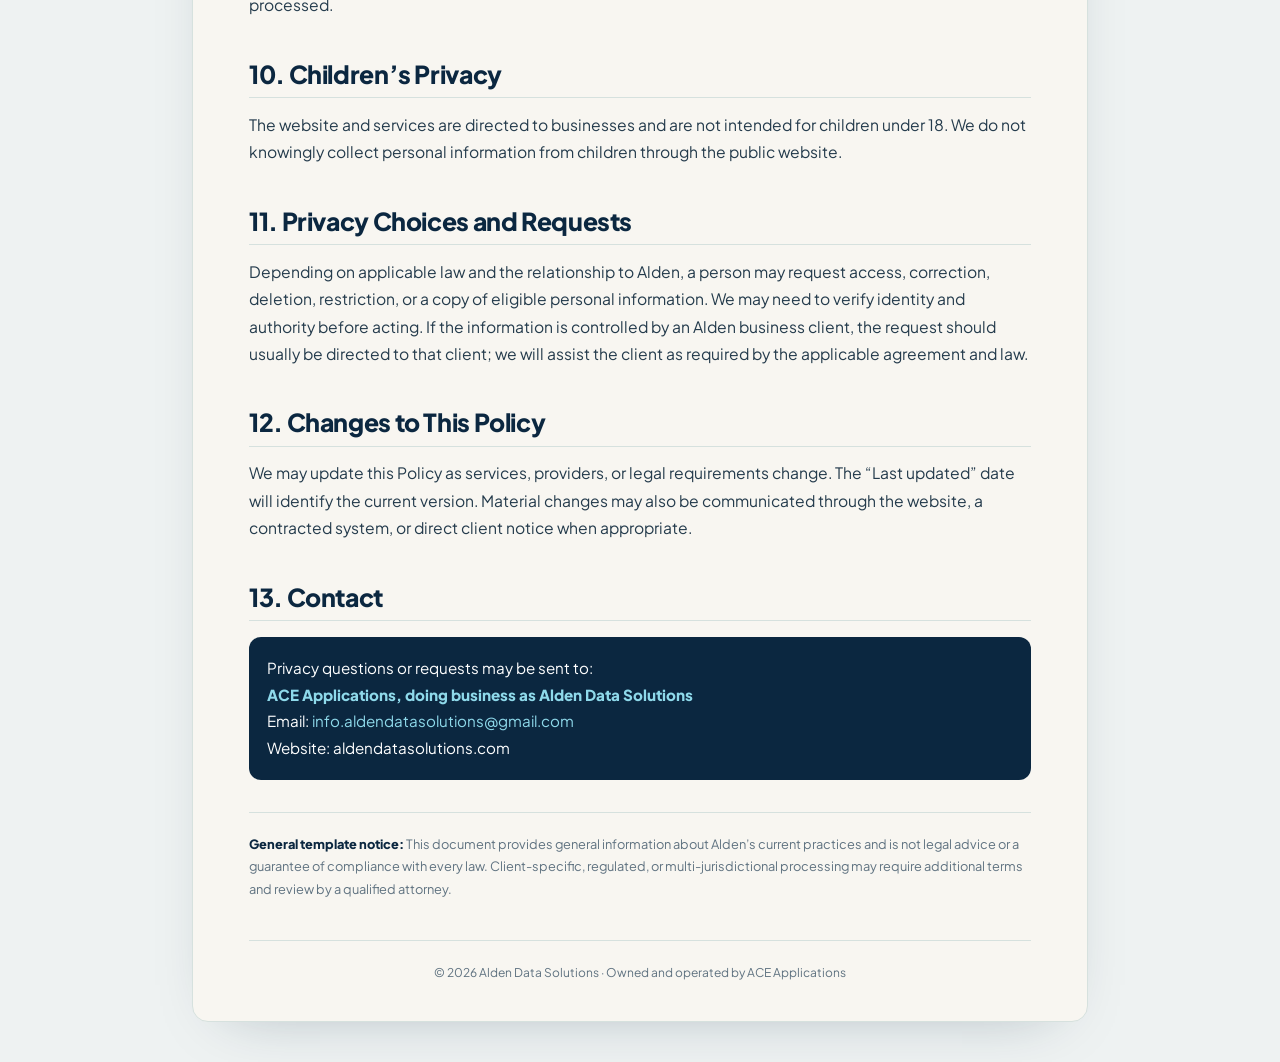
<file: privacy-policy.html>
<!doctype html>
<html lang="en">
<head>
  <meta charset="UTF-8">
  <meta name="viewport" content="width=device-width, initial-scale=1">
  <title>Privacy Policy | Alden Data Solutions</title>
  <meta name="description" content="How Alden Data Solutions handles information and service data.">
  <meta property="og:title" content="Privacy Policy | Alden Data Solutions">
  <meta property="og:description" content="How Alden Data Solutions handles information and service data.">
  <meta property="og:type" content="website">
  <meta property="og:site_name" content="Alden Data Solutions">
  <link rel="icon" href="./favicon.png">
  <link rel="preconnect" href="https://fonts.googleapis.com">
  <link rel="preconnect" href="https://fonts.gstatic.com" crossorigin>
  <link href="https://fonts.googleapis.com/css2?family=Fraunces:opsz,wght@9..144,500;9..144,600;9..144,700&amp;family=Inter:wght@400;500;600;700&amp;display=swap" rel="stylesheet">
  <link rel="stylesheet" href="./style.css">
</head>
<body><link rel="preload" as="image" href="https://aldendatasolutions.replit.app/alden-data-solutions-logo-transparent.png"/><div class="min-h-screen bg-[#eef2f2] text-[#243b4c]"><header class="sticky top-0 z-40 border-b border-[#d6e1de] bg-[#f8f6f1]/95 backdrop-blur"><div class="mx-auto flex h-16 max-w-6xl items-center justify-between px-4 sm:px-6"><a aria-label="Alden Data Solutions home" href="index.html" class="flex items-center gap-3"><img src="./alden-data-solutions-logo-transparent.png" alt="" class="h-9 w-auto"/><span class="hidden text-sm font-extrabold tracking-[0.14em] text-[#0b2740] sm:block">ALDEN DATA SOLUTIONS</span></a><span class="text-xs font-extrabold uppercase tracking-[0.18em] text-[#176f9e]">Privacy Policy</span></div></header><main class="px-3 py-6 sm:px-6 sm:py-10"><article class="legal-copy mx-auto max-w-4xl overflow-hidden rounded-2xl border border-[#d6e1de] bg-[#f8f6f1] px-5 py-7 shadow-[0_20px_60px_-36px_rgba(11,39,64,0.35)] sm:px-10 sm:py-10 lg:px-14"><a href="index.html" class="mb-8 inline-flex items-center gap-2 rounded-lg text-sm font-bold text-[#176f9e] transition-colors hover:text-[#0b2740] focus-visible:outline-none focus-visible:ring-2 focus-visible:ring-[#159fc5]"><svg xmlns="http://www.w3.org/2000/svg" width="24" height="24" viewBox="0 0 24 24" fill="none" stroke="currentColor" stroke-width="2" stroke-linecap="round" stroke-linejoin="round" class="lucide lucide-arrow-left h-4 w-4" aria-hidden="true"><path d="m12 19-7-7 7-7"></path><path d="M19 12H5"></path></svg>Back to Alden Data Solutions</a><h1>Privacy Policy</h1><p class="legal-meta"><strong>Effective date:</strong> September 8, 2026<span aria-hidden="true"> · </span><strong>Last updated:</strong> October 12, 2026</p><p><a href="https://aldendatasolutions.replit.app/legal/alden-privacy-policy.pdf" download="">Download this document as PDF</a></p><div class="legal-notice">This Privacy Policy explains how <strong>ACE Applications</strong>, doing business under the Alden Data Solutions brand (“Alden,” “we,” “us,” or “our”), handles information through aldendatasolutions.com, its public sample demonstration, and separately contracted client systems.</div><h2>1. Scope and Important Service Distinction</h2><p>This Policy applies to visitors, prospective clients, and authorized users of a contracted Alden system.</p><h3>Public website and sample demonstration</h3><p>The public document-intake workspace is a deterministic demonstration. It uses a built-in catalog of sample documents and sample outputs. It does not provide an open upload function for a visitor’s own documents, does not require a user account, and does not process payments.</p><h3>Contracted client systems</h3><p>Alden Data Solutions is a DBA owned by ACE Applications. This Policy covers both Done for You pipeline implementation and the separate Subscription offer. A production system is designed separately for each business client. Depending on the written scope, it may include private accounts, client-provided documents, extracted data, review queues, integrations, migration, and billing. The signed order form, statement of work, blueprint, or data-processing agreement identifies the selected offer, contracting party, and deployment-specific processing terms. Those agreed terms control where they differ from this Policy; browsing an offer does not authorize client-document processing.</p><h3>Discovery and validation samples</h3><p>Before sending samples, agree in writing on their purpose, eligible data types, transfer method, authorized access, providers, processing locations, retention period, and return or deletion arrangements, including logs and backups. Use synthetic or redacted representative documents where possible and share only what is needed. Do not send confidential or sensitive documents merely to request a quote. Discovery samples are not automatically approved for production use or other purposes.</p><p>Automated extraction requires typed PDFs with embedded, machine-readable text. OCR is not supported. Handwriting is not supported. Photos and image-only scans are not supported. Any possible manual data-entry work must be separately discussed and scoped; it is not included or promised available.</p><h2>2. Information We May Collect</h2><div class="legal-table-wrap"><table><thead><tr><th>Category</th><th>Examples</th><th>When it may be collected</th></tr></thead><tbody><tr><td><strong>Inquiry and business contact data</strong></td><td>Name, company, business email, message content, requested workflow, and documents voluntarily shared during discovery.</td><td>When a person emails us, requests a blueprint discussion, or communicates about services.</td></tr><tr><td><strong>Basic technical data</strong></td><td>IP address, browser/device type, request time, page or resource requested, and security or diagnostic logs.</td><td>When the website or a hosted service is accessed. Hosting and security infrastructure may create these records automatically.</td></tr><tr><td><strong>Client account data</strong></td><td>Name, business email, role, permissions, authentication identifiers, and activity records.</td><td>Only when a contracted client system includes authenticated access.</td></tr><tr><td><strong>Client document and operational data</strong></td><td>Uploaded or connected documents, extracted fields, validation results, exception-review decisions, output files, and migration records.</td><td>Only within a contracted production workflow or during authorized testing using client-provided samples.</td></tr><tr><td><strong>Commercial and payment data</strong></td><td>Selected tier, invoice status, transaction reference, billing contact, and limited payment metadata. Full card details are handled by the applicable payment provider, not Alden.</td><td>When a client purchases services or pays an invoice.</td></tr></tbody></table></div><p>We do not knowingly seek sensitive personal information unless it is necessary for an agreed business workflow and appropriate safeguards have been addressed in writing. Clients must not submit regulated or unusually sensitive data unless Alden has expressly accepted that data type in the applicable agreement.</p><h2>3. How We Use Information</h2><p>We may use information to:</p><ul><li>respond to inquiries, evaluate fit, prepare scopes, and communicate with prospective or current clients;</li><li>configure, test, operate, maintain, secure, and support contracted document-automation systems;</li><li>extract, validate, review, transform, migrate, or deliver data as directed by the client;</li><li>administer accounts, permissions, invoices, payments, processing allowances, and service renewals;</li><li>detect abuse, investigate failures, maintain security, and comply with legal obligations; and</li><li>improve reliability using aggregated or de-identified operational information where appropriate.</li></ul><p>We do not sell or rent client data. Any AI processing must be identified in the agreed workflow before client data is sent. Provider training or secondary-use rules depend on the selected service, account terms, and configuration; this Policy does not promise a universal non-training policy for third parties.</p><h2>4. Cookies and Local Storage</h2><p>The current public demonstration may use browser session storage for limited interface preferences, such as remembering that an orientation tip was dismissed during the session. We do not currently describe the public demo as using advertising cookies or cross-site behavioral advertising. A contracted system or future site feature may use strictly necessary cookies or similar storage for authentication, security, and session continuity; material changes will be reflected in this Policy.</p><h2>5. Service Providers and Data Sharing</h2><p>We disclose information only as reasonably necessary to provide, secure, support, or collect payment for services; comply with law; protect rights and safety; or complete a business transaction with appropriate protections. Providers may differ by client deployment and written scope.</p><div class="legal-table-wrap"><table><thead><tr><th>Provider</th><th>Function and information involved</th></tr></thead><tbody><tr><td><strong>Google Firebase</strong></td><td>May provide authentication, application hosting, database, storage, or related cloud functions for a contracted system. It may receive account, technical, or client workflow data when that system is configured to use Firebase.</td></tr><tr><td><strong>Stripe</strong></td><td>May process card payments, billing events, fraud-prevention signals, and transaction records. Stripe receives payment and billing details needed to complete the transaction; Alden does not receive full card numbers.</td></tr><tr><td><strong>Payoneer</strong></td><td>May facilitate invoices, payment transfers, or other business-payment services and receive billing, transaction, and identity information required by Payoneer.</td></tr><tr><td><strong>Client-designated services</strong></td><td>When expressly scoped, data may be sent to the client’s chosen storage, accounting, ERP, CRM, spreadsheet, database, or API destination. The client controls and authorizes those destinations.</td></tr></tbody></table></div><p>These providers operate under their own terms and privacy notices. The named providers are conditional examples, not a verified provider list for a particular engagement. Hosting, storage, automation, or AI/model providers may also receive the data needed for their scoped function. Before accepting client samples or production data, the parties must identify the actual providers, data sent to each, processing locations, access arrangements, and applicable retention and secondary-use terms in writing. A provider change affecting these arrangements must be addressed with the client before using it for client data. API access alone does not establish confidentiality, deletion, non-training, or regulatory compliance guarantees.</p><h2>6. Client Instructions and Responsibilities</h2><p>For client documents and operational data, the business client generally determines what data is submitted, why it is processed, who may access it, and where output is sent. Alden processes that information to provide the contracted service. Clients are responsible for having appropriate authority, notices, consents, and lawful grounds for the data they direct Alden to process and for configuring access to client-designated destinations.</p><h2>7. Retention and Deletion</h2><p>Retention depends on the type of information and the contracted workflow:</p><ul><li><strong>Public demo:</strong> The demo uses built-in samples. It does not accept a visitor’s own document upload. Limited technical logs may be retained for security, diagnostics, and service operation.</li><li><strong>Inquiry and commercial records:</strong> We may retain communications, proposals, contracts, invoices, and transaction records for business, tax, dispute, and legal purposes.</li><li><strong>Discovery and validation samples:</strong> Agree a retention period and return or deletion procedure before transfer, covering originals, extracted outputs, temporary copies, logs, provider-held copies, and backups. Do not assume immediate deletion or a fixed retention period that has not been agreed.</li><li><strong>Production workflow data:</strong> Client files, extracted data, caches, logs, and backups are retained according to the applicable written scope, operational need, provider backup cycles, and legal requirements. Some workflows process files transiently; others require agreed storage, review queues, migration, or audit records.</li></ul><p>Authorized clients may request deletion or return of eligible data. We may retain information that is required for legal compliance, fraud prevention, security, billing, dispute resolution, backup integrity, or enforcement of agreements. Deletion from backups may occur on the applicable provider’s normal rotation schedule.</p><h2>8. Security</h2><p>Security measures must be assessed for the scoped deployment and recorded in the applicable agreement. Depending on the deployment, these may include encrypted transport, authenticated access, role-aware permissions, provider security controls, monitoring, and restricted administrator access; this list is not verification that every control is implemented. This Policy does not assert a compliance certification, suitability for regulated data, or an absolute confidentiality or security guarantee. No internet transmission, storage platform, or software system can be guaranteed completely secure. Clients must protect credentials, limit user access, maintain secure destination systems, and promptly report suspected compromise.</p><h2>9. International Processing</h2><p>Alden and its providers may process information in the United States and other locations where they operate. Those locations may have different privacy laws from the user’s location. Any required client-specific transfer mechanism or regulated-data arrangement must be agreed in writing before that data is processed.</p><h2>10. Children’s Privacy</h2><p>The website and services are directed to businesses and are not intended for children under 18. We do not knowingly collect personal information from children through the public website.</p><h2>11. Privacy Choices and Requests</h2><p>Depending on applicable law and the relationship to Alden, a person may request access, correction, deletion, restriction, or a copy of eligible personal information. We may need to verify identity and authority before acting. If the information is controlled by an Alden business client, the request should usually be directed to that client; we will assist the client as required by the applicable agreement and law.</p><h2>12. Changes to This Policy</h2><p>We may update this Policy as services, providers, or legal requirements change. The “Last updated” date will identify the current version. Material changes may also be communicated through the website, a contracted system, or direct client notice when appropriate.</p><h2>13. Contact</h2><div class="legal-contact">Privacy questions or requests may be sent to:<br/><strong>ACE Applications, doing business as Alden Data Solutions</strong><br/>Email: <a href="mailto:info.aldendatasolutions@gmail.com">info.aldendatasolutions@gmail.com</a><br/>Website: aldendatasolutions.com</div><p class="legal-disclaimer"><strong>General template notice:</strong> This document provides general information about Alden’s current practices and is not legal advice or a guarantee of compliance with every law. Client-specific, regulated, or multi-jurisdictional processing may require additional terms and review by a qualified attorney.</p><footer class="mt-10 border-t border-[#d6e1de] pt-6 text-center text-xs text-[#5f7280]">© 2026 Alden Data Solutions · Owned and operated by ACE Applications</footer></article></main></div></body>
</html>
</file>
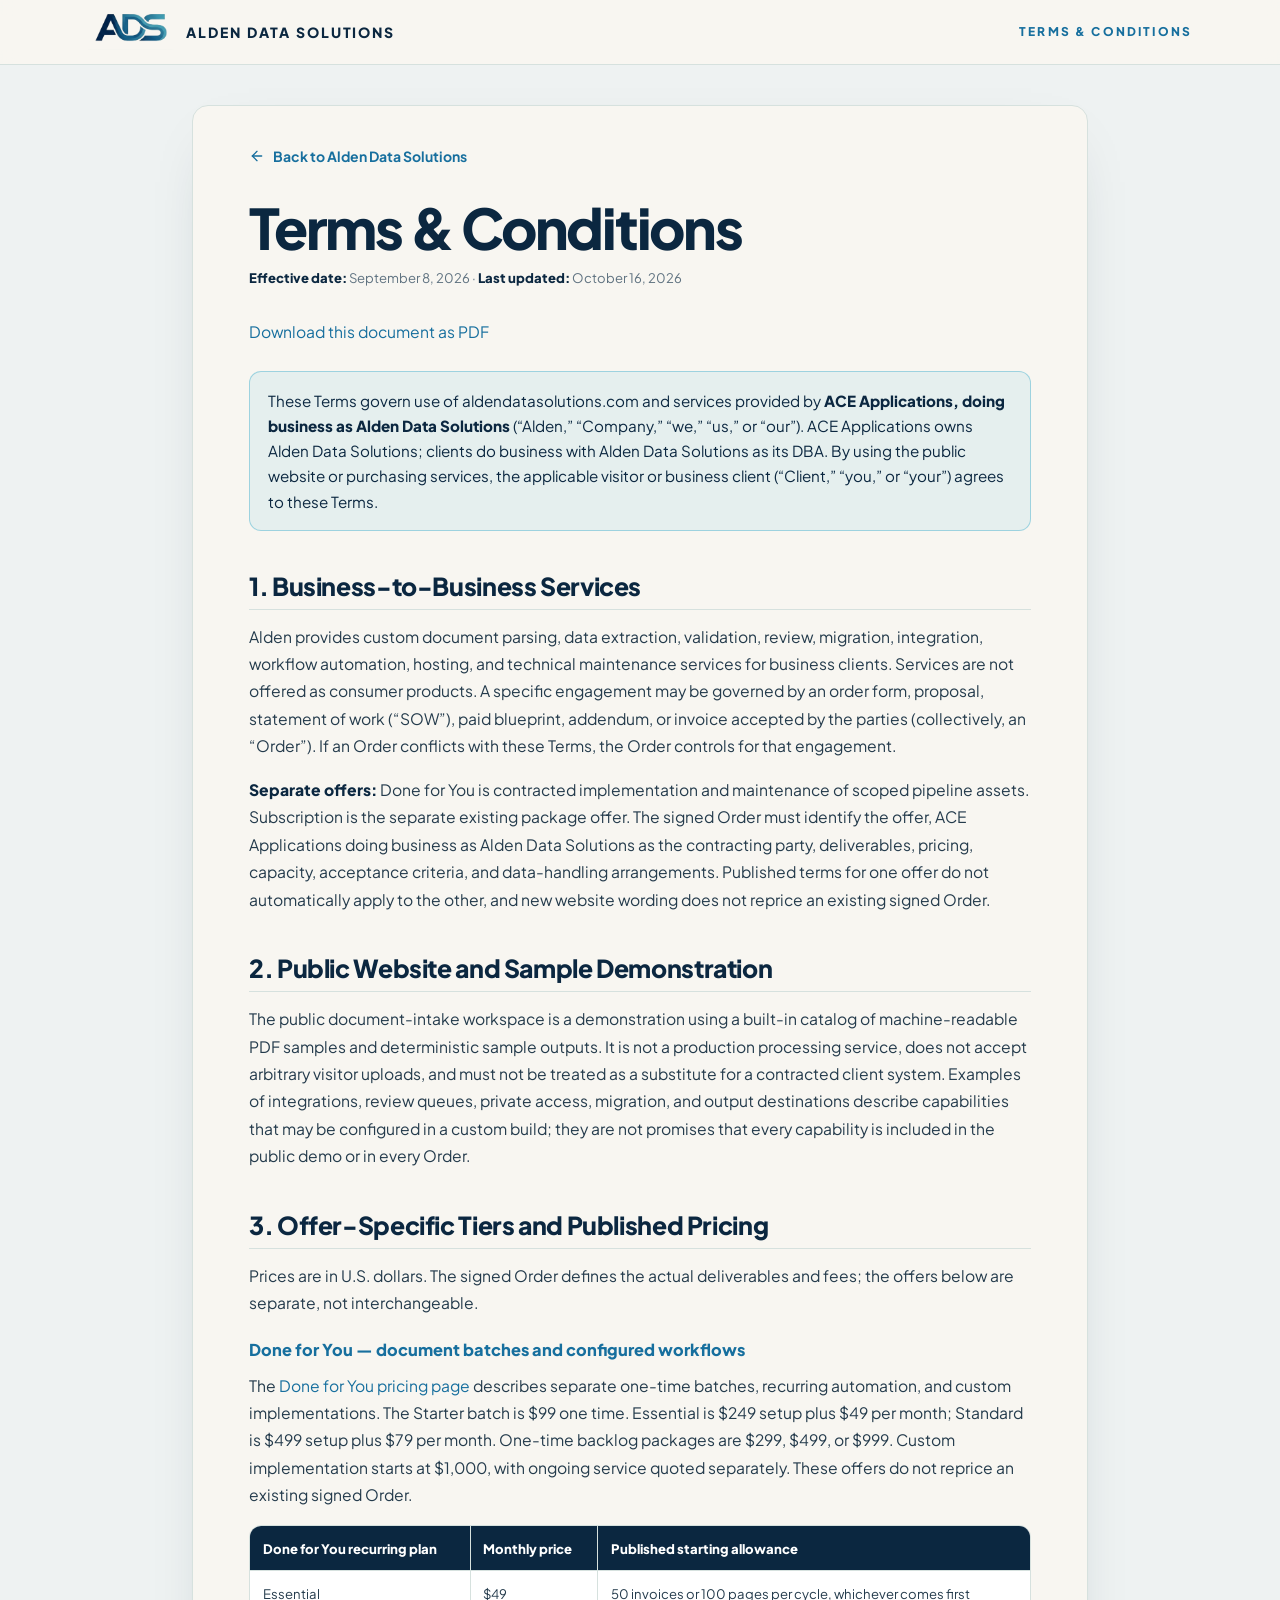
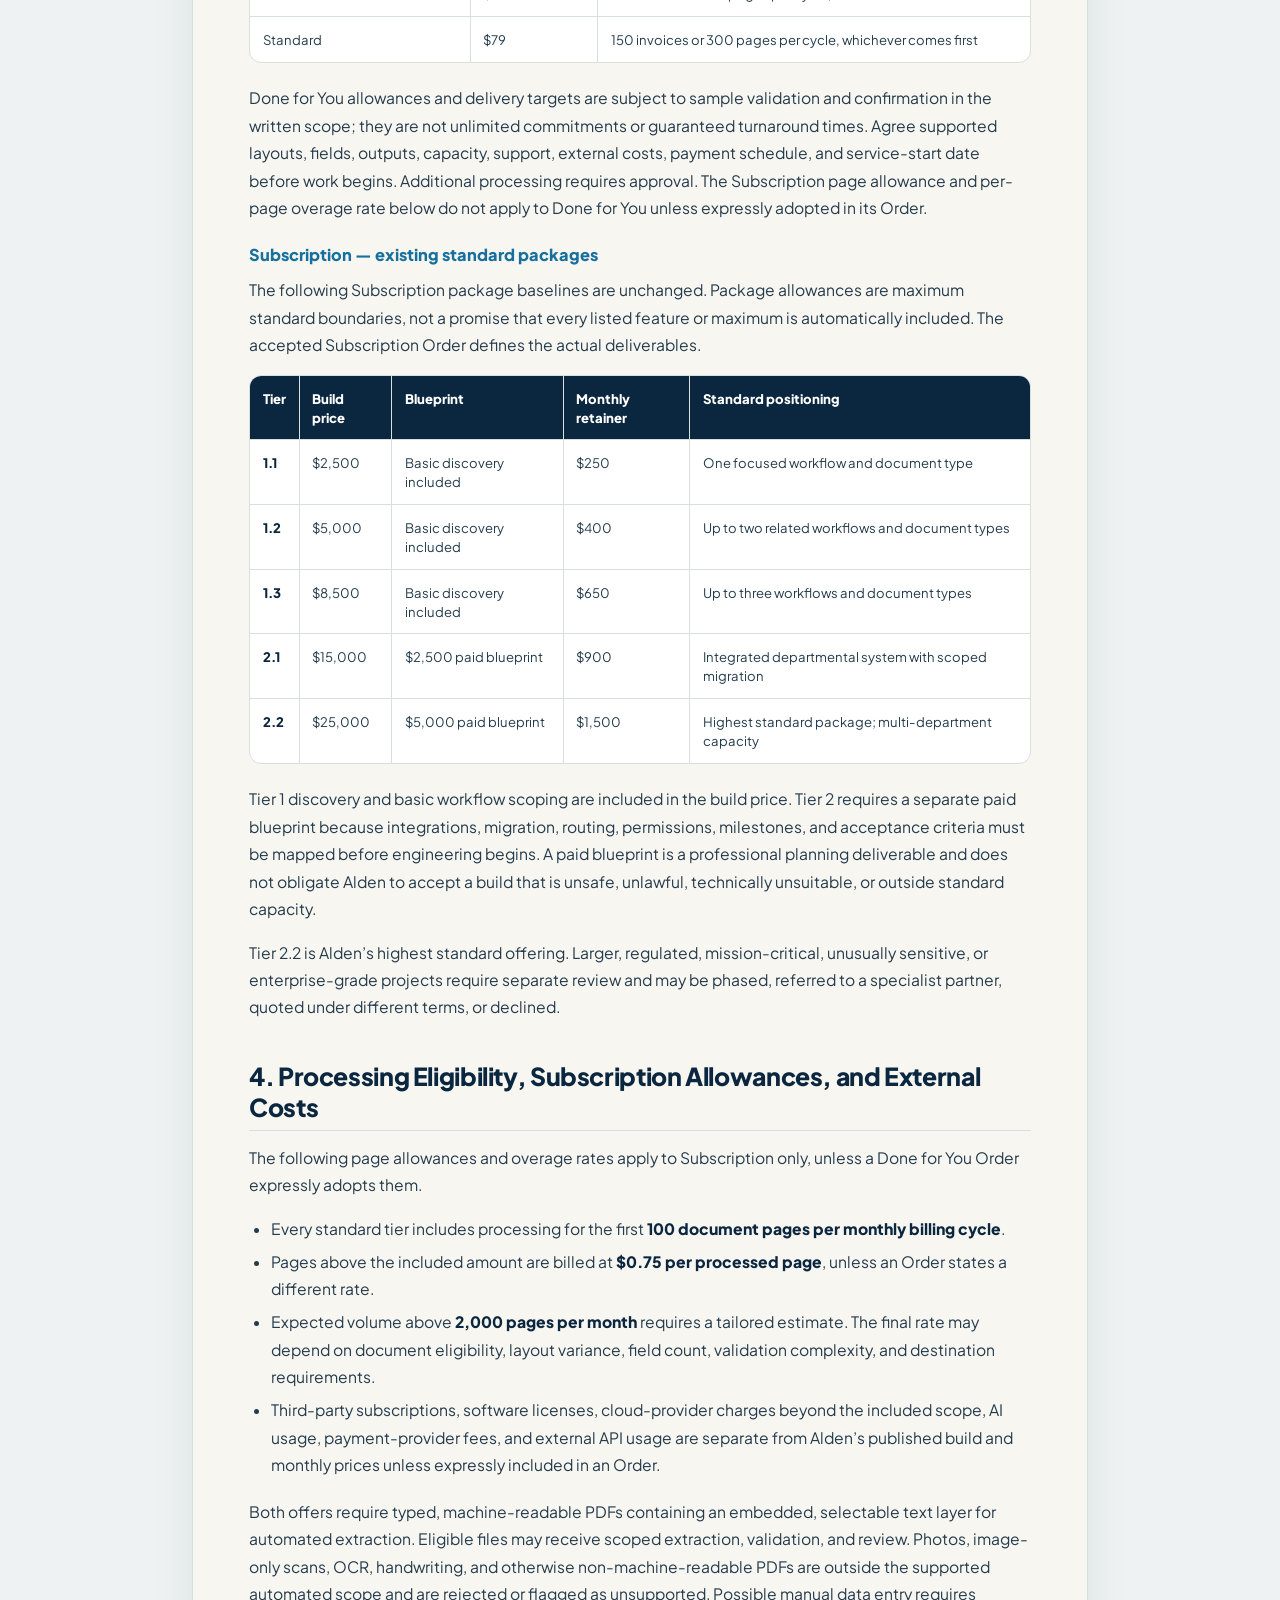
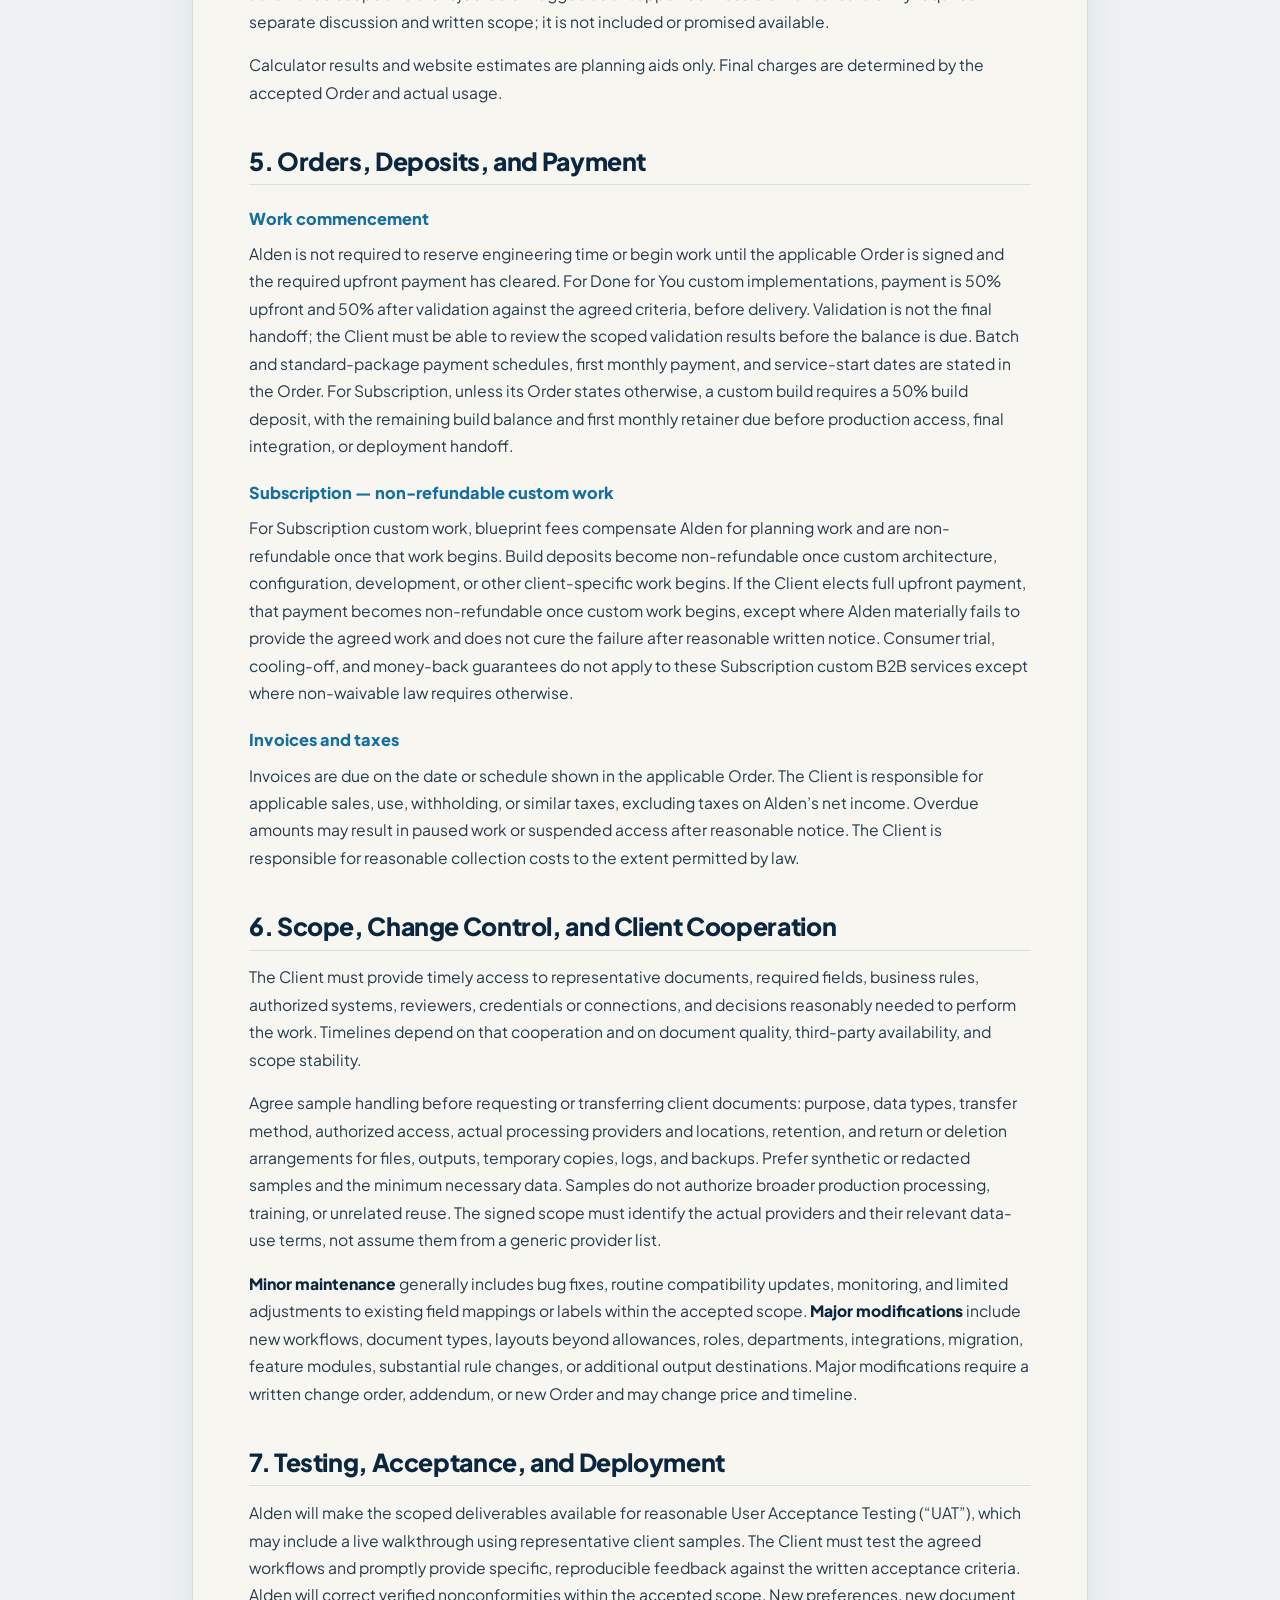
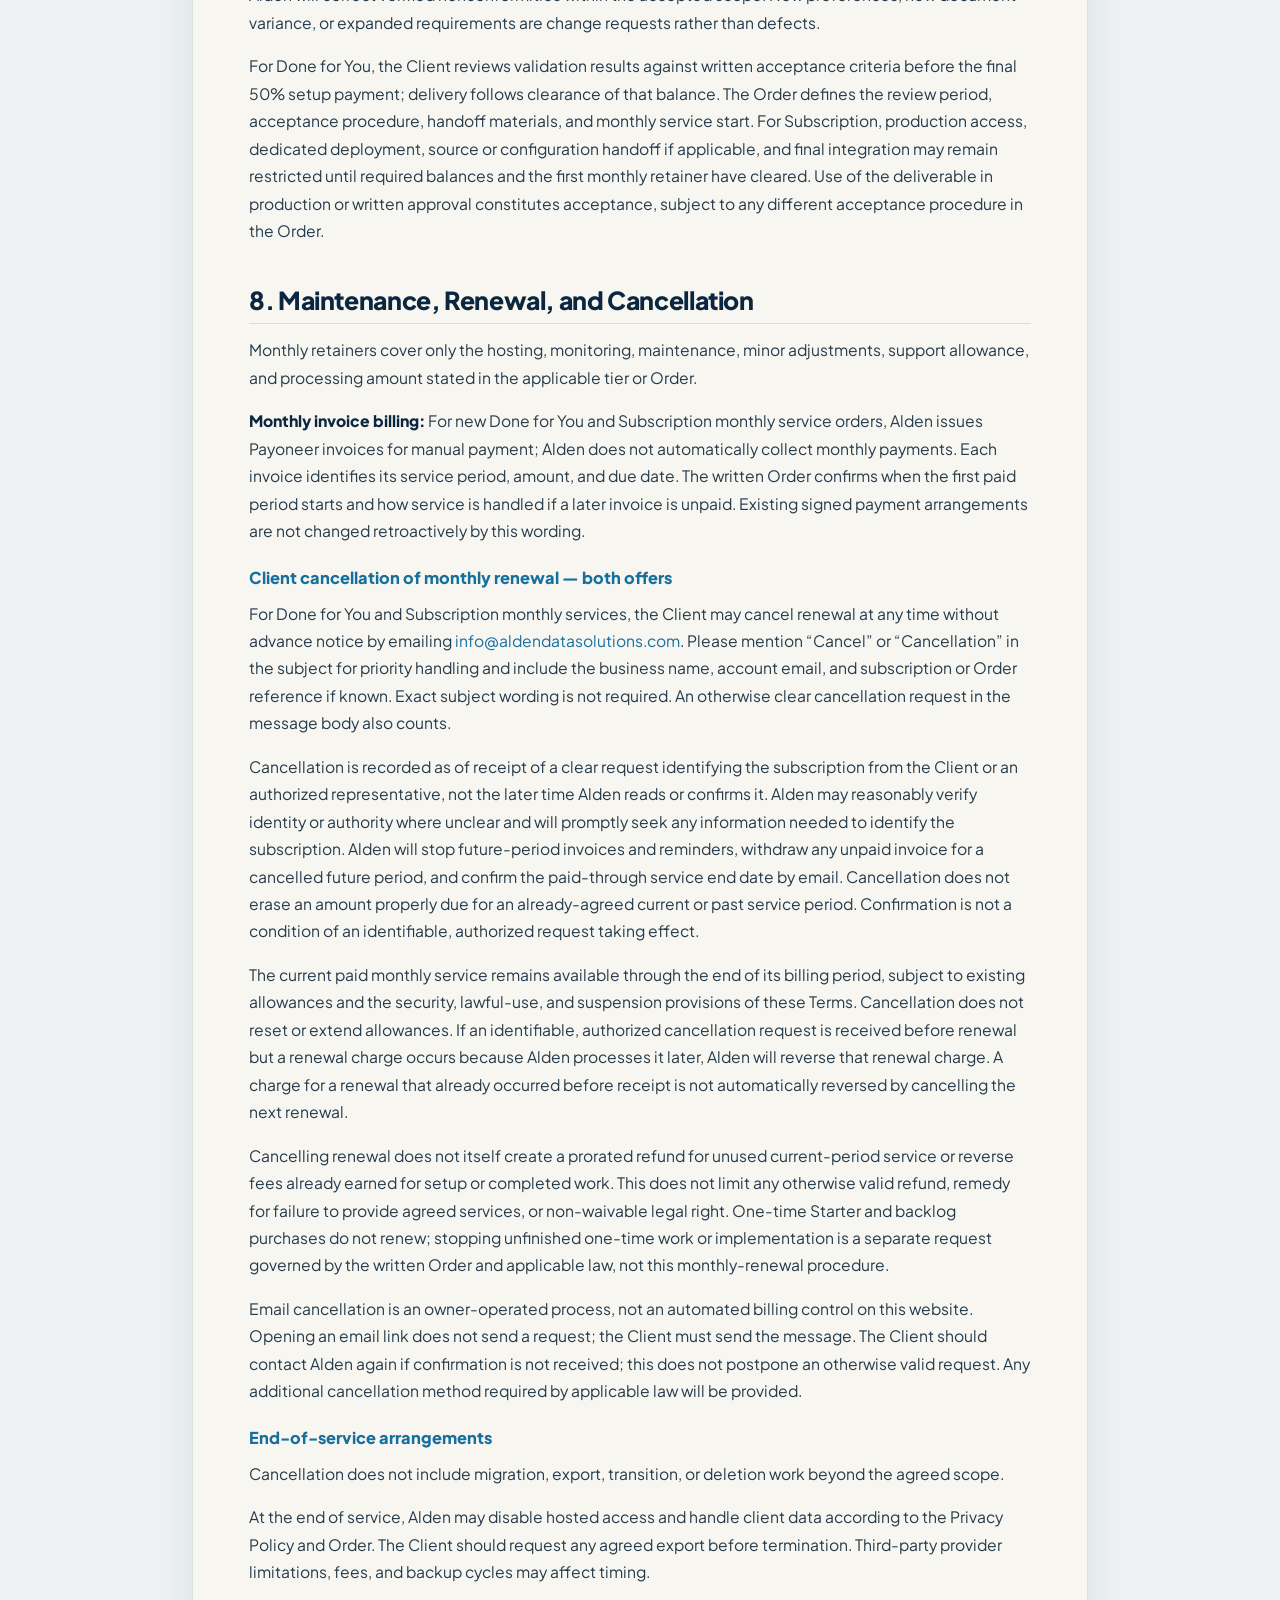
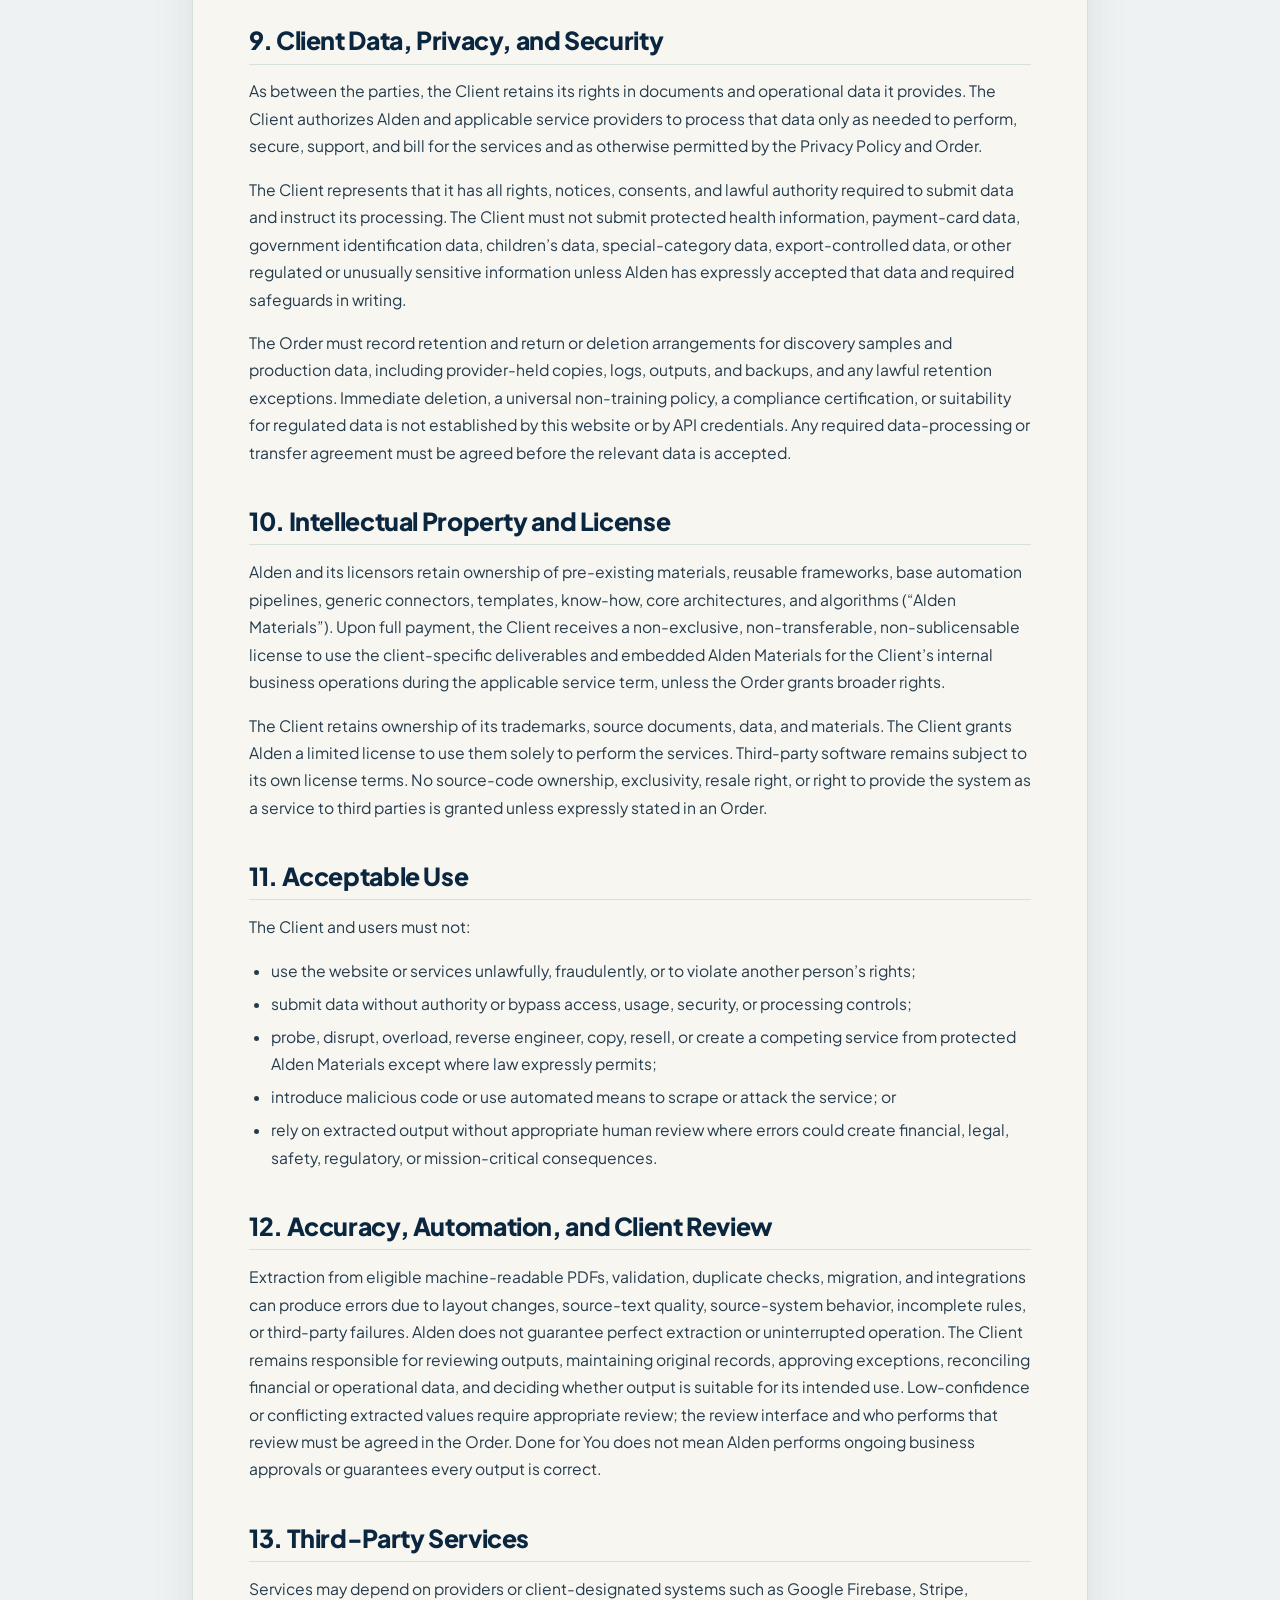
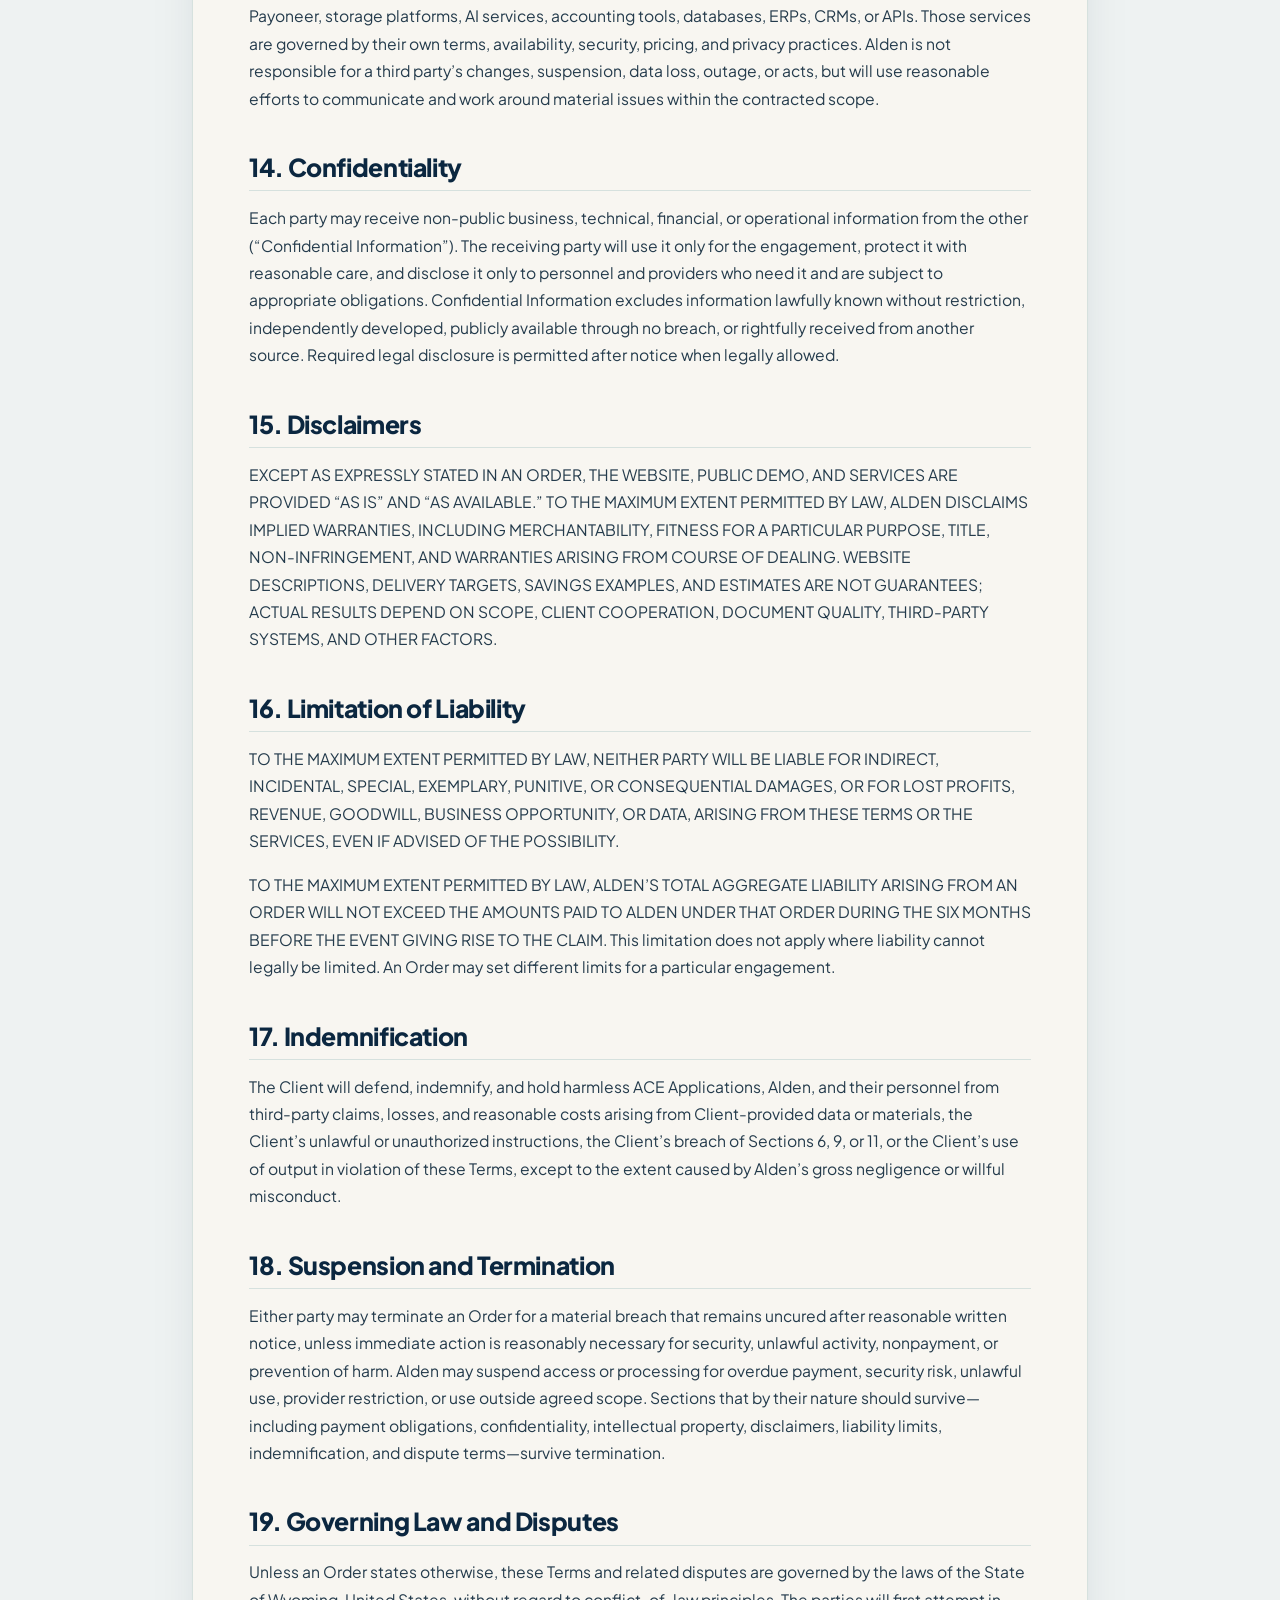
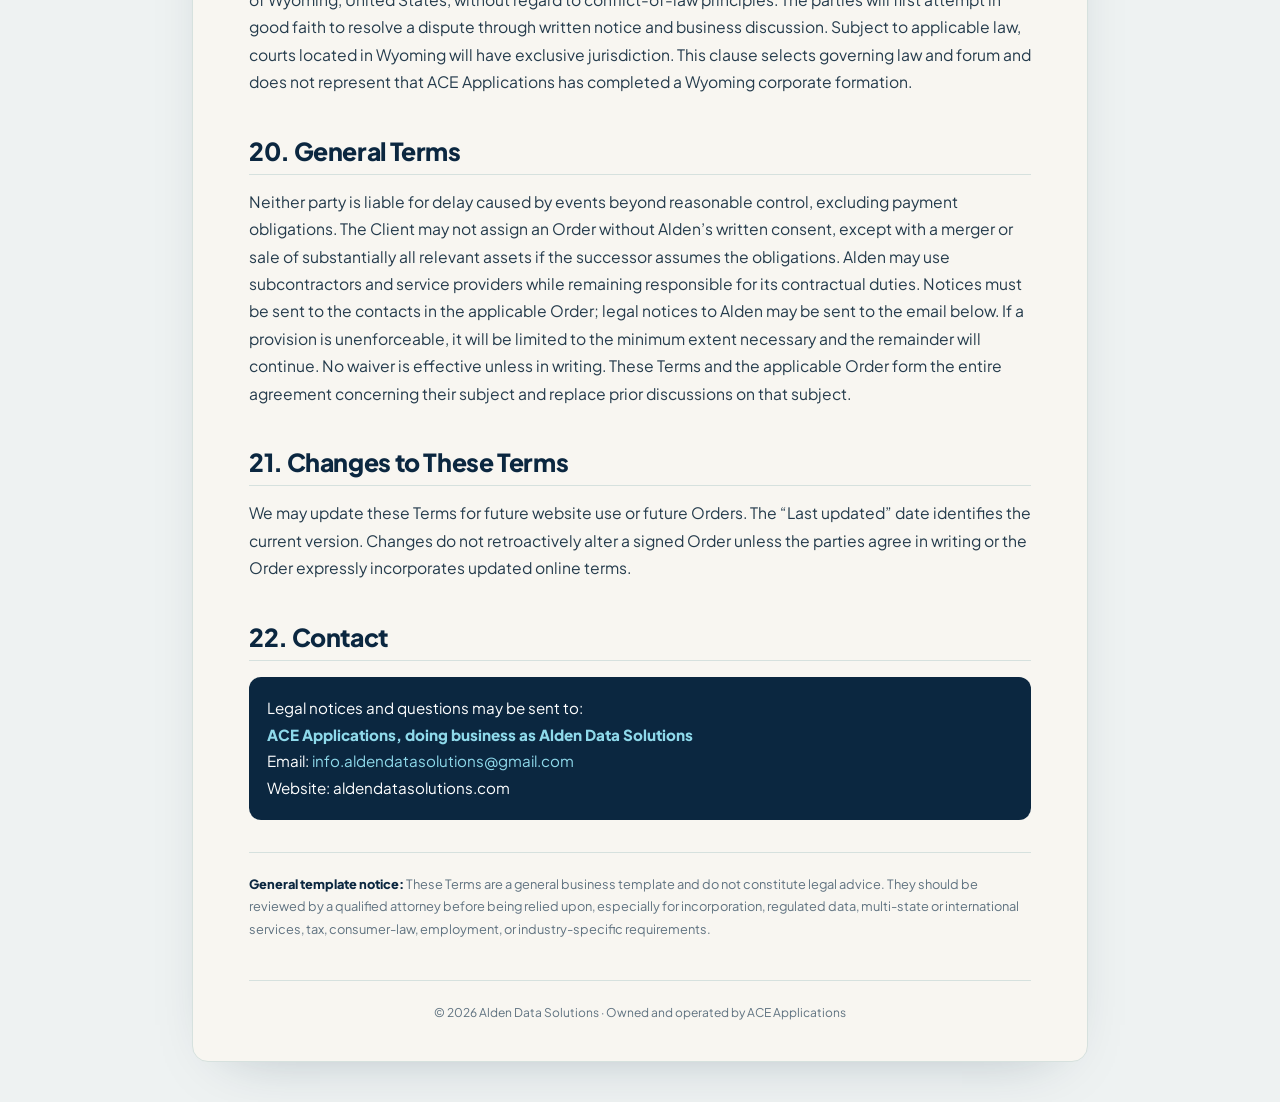
<file: terms-and-conditions.html>
<!doctype html>
<html lang="en">
<head>
  <meta charset="UTF-8">
  <meta name="viewport" content="width=device-width, initial-scale=1">
  <title>Terms and Conditions | Alden Data Solutions</title>
  <meta name="description" content="Alden Data Solutions service terms, including monthly renewal cancellation.">
  <meta property="og:title" content="Terms and Conditions | Alden Data Solutions">
  <meta property="og:description" content="Alden Data Solutions service terms, including monthly renewal cancellation.">
  <meta property="og:type" content="website">
  <meta property="og:site_name" content="Alden Data Solutions">
  <link rel="icon" href="./favicon.png">
  <link rel="preconnect" href="https://fonts.googleapis.com">
  <link rel="preconnect" href="https://fonts.gstatic.com" crossorigin>
  <link href="https://fonts.googleapis.com/css2?family=Fraunces:opsz,wght@9..144,500;9..144,600;9..144,700&amp;family=Inter:wght@400;500;600;700&amp;display=swap" rel="stylesheet">
  <link rel="stylesheet" href="./style.css">
</head>
<body><link rel="preload" as="image" href="https://aldendatasolutions.replit.app/alden-data-solutions-logo-transparent.png"/><div class="min-h-screen bg-[#eef2f2] text-[#243b4c]"><header class="sticky top-0 z-40 border-b border-[#d6e1de] bg-[#f8f6f1]/95 backdrop-blur"><div class="mx-auto flex h-16 max-w-6xl items-center justify-between px-4 sm:px-6"><a aria-label="Alden Data Solutions home" href="index.html" class="flex items-center gap-3"><img src="./alden-data-solutions-logo-transparent.png" alt="" class="h-9 w-auto"/><span class="hidden text-sm font-extrabold tracking-[0.14em] text-[#0b2740] sm:block">ALDEN DATA SOLUTIONS</span></a><span class="text-xs font-extrabold uppercase tracking-[0.18em] text-[#176f9e]">Terms &amp; Conditions</span></div></header><main class="px-3 py-6 sm:px-6 sm:py-10"><article class="legal-copy mx-auto max-w-4xl overflow-hidden rounded-2xl border border-[#d6e1de] bg-[#f8f6f1] px-5 py-7 shadow-[0_20px_60px_-36px_rgba(11,39,64,0.35)] sm:px-10 sm:py-10 lg:px-14"><a href="index.html" class="mb-8 inline-flex items-center gap-2 rounded-lg text-sm font-bold text-[#176f9e] transition-colors hover:text-[#0b2740] focus-visible:outline-none focus-visible:ring-2 focus-visible:ring-[#159fc5]"><svg xmlns="http://www.w3.org/2000/svg" width="24" height="24" viewBox="0 0 24 24" fill="none" stroke="currentColor" stroke-width="2" stroke-linecap="round" stroke-linejoin="round" class="lucide lucide-arrow-left h-4 w-4" aria-hidden="true"><path d="m12 19-7-7 7-7"></path><path d="M19 12H5"></path></svg>Back to Alden Data Solutions</a><h1>Terms &amp; Conditions</h1><p class="legal-meta"><strong>Effective date:</strong> September 8, 2026<span aria-hidden="true"> · </span><strong>Last updated:</strong> October 16, 2026</p><p><a href="https://aldendatasolutions.replit.app/legal/alden-terms-and-conditions.pdf" download="">Download this document as PDF</a></p><div class="legal-notice">These Terms govern use of aldendatasolutions.com and services provided by <strong>ACE Applications, doing business as Alden Data Solutions</strong> (“Alden,” “Company,” “we,” “us,” or “our”). ACE Applications owns Alden Data Solutions; clients do business with Alden Data Solutions as its DBA. By using the public website or purchasing services, the applicable visitor or business client (“Client,” “you,” or “your”) agrees to these Terms.</div><h2>1. Business-to-Business Services</h2><p>Alden provides custom document parsing, data extraction, validation, review, migration, integration, workflow automation, hosting, and technical maintenance services for business clients. Services are not offered as consumer products. A specific engagement may be governed by an order form, proposal, statement of work (“SOW”), paid blueprint, addendum, or invoice accepted by the parties (collectively, an “Order”). If an Order conflicts with these Terms, the Order controls for that engagement.</p><p><strong>Separate offers:</strong> Done for You is contracted implementation and maintenance of scoped pipeline assets. Subscription is the separate existing package offer. The signed Order must identify the offer, ACE Applications doing business as Alden Data Solutions as the contracting party, deliverables, pricing, capacity, acceptance criteria, and data-handling arrangements. Published terms for one offer do not automatically apply to the other, and new website wording does not reprice an existing signed Order.</p><h2>2. Public Website and Sample Demonstration</h2><p>The public document-intake workspace is a demonstration using a built-in catalog of machine-readable PDF samples and deterministic sample outputs. It is not a production processing service, does not accept arbitrary visitor uploads, and must not be treated as a substitute for a contracted client system. Examples of integrations, review queues, private access, migration, and output destinations describe capabilities that may be configured in a custom build; they are not promises that every capability is included in the public demo or in every Order.</p><h2>3. Offer-Specific Tiers and Published Pricing</h2><p>Prices are in U.S. dollars. The signed Order defines the actual deliverables and fees; the offers below are separate, not interchangeable.</p><h3>Done for You — document batches and configured workflows</h3><p>The <a href="pricing.html">Done for You pricing page</a> describes separate one-time batches, recurring automation, and custom implementations. The Starter batch is $99 one time. Essential is $249 setup plus $49 per month; Standard is $499 setup plus $79 per month. One-time backlog packages are $299, $499, or $999. Custom implementation starts at $1,000, with ongoing service quoted separately. These offers do not reprice an existing signed Order.</p><div class="legal-table-wrap"><table><thead><tr><th>Done for You recurring plan</th><th>Monthly price</th><th>Published starting allowance</th></tr></thead><tbody><tr><td>Essential</td><td>$49</td><td>50 invoices or 100 pages per cycle, whichever comes first</td></tr><tr><td>Standard</td><td>$79</td><td>150 invoices or 300 pages per cycle, whichever comes first</td></tr></tbody></table></div><p>Done for You allowances and delivery targets are subject to sample validation and confirmation in the written scope; they are not unlimited commitments or guaranteed turnaround times. Agree supported layouts, fields, outputs, capacity, support, external costs, payment schedule, and service-start date before work begins. Additional processing requires approval. The Subscription page allowance and per-page overage rate below do not apply to Done for You unless expressly adopted in its Order.</p><h3>Subscription — existing standard packages</h3><p>The following Subscription package baselines are unchanged. Package allowances are maximum standard boundaries, not a promise that every listed feature or maximum is automatically included. The accepted Subscription Order defines the actual deliverables.</p><div class="legal-table-wrap"><table><thead><tr><th>Tier</th><th>Build price</th><th>Blueprint</th><th>Monthly retainer</th><th>Standard positioning</th></tr></thead><tbody><tr><td><strong>1.1</strong></td><td>$2,500</td><td>Basic discovery included</td><td>$250</td><td>One focused workflow and document type</td></tr><tr><td><strong>1.2</strong></td><td>$5,000</td><td>Basic discovery included</td><td>$400</td><td>Up to two related workflows and document types</td></tr><tr><td><strong>1.3</strong></td><td>$8,500</td><td>Basic discovery included</td><td>$650</td><td>Up to three workflows and document types</td></tr><tr><td><strong>2.1</strong></td><td>$15,000</td><td>$2,500 paid blueprint</td><td>$900</td><td>Integrated departmental system with scoped migration</td></tr><tr><td><strong>2.2</strong></td><td>$25,000</td><td>$5,000 paid blueprint</td><td>$1,500</td><td>Highest standard package; multi-department capacity</td></tr></tbody></table></div><p>Tier 1 discovery and basic workflow scoping are included in the build price. Tier 2 requires a separate paid blueprint because integrations, migration, routing, permissions, milestones, and acceptance criteria must be mapped before engineering begins. A paid blueprint is a professional planning deliverable and does not obligate Alden to accept a build that is unsafe, unlawful, technically unsuitable, or outside standard capacity.</p><p>Tier 2.2 is Alden’s highest standard offering. Larger, regulated, mission-critical, unusually sensitive, or enterprise-grade projects require separate review and may be phased, referred to a specialist partner, quoted under different terms, or declined.</p><h2>4. Processing Eligibility, Subscription Allowances, and External Costs</h2><p>The following page allowances and overage rates apply to Subscription only, unless a Done for You Order expressly adopts them.</p><ul><li>Every standard tier includes processing for the first <strong>100 document pages per monthly billing cycle</strong>.</li><li>Pages above the included amount are billed at <strong>$0.75 per processed page</strong>, unless an Order states a different rate.</li><li>Expected volume above <strong>2,000 pages per month</strong> requires a tailored estimate. The final rate may depend on document eligibility, layout variance, field count, validation complexity, and destination requirements.</li><li>Third-party subscriptions, software licenses, cloud-provider charges beyond the included scope, AI usage, payment-provider fees, and external API usage are separate from Alden’s published build and monthly prices unless expressly included in an Order.</li></ul><p>Both offers require typed, machine-readable PDFs containing an embedded, selectable text layer for automated extraction. Eligible files may receive scoped extraction, validation, and review. Photos, image-only scans, OCR, handwriting, and otherwise non-machine-readable PDFs are outside the supported automated scope and are rejected or flagged as unsupported. Possible manual data entry requires separate discussion and written scope; it is not included or promised available.</p><p>Calculator results and website estimates are planning aids only. Final charges are determined by the accepted Order and actual usage.</p><h2>5. Orders, Deposits, and Payment</h2><h3>Work commencement</h3><p>Alden is not required to reserve engineering time or begin work until the applicable Order is signed and the required upfront payment has cleared. For Done for You custom implementations, payment is 50% upfront and 50% after validation against the agreed criteria, before delivery. Validation is not the final handoff; the Client must be able to review the scoped validation results before the balance is due. Batch and standard-package payment schedules, first monthly payment, and service-start dates are stated in the Order. For Subscription, unless its Order states otherwise, a custom build requires a 50% build deposit, with the remaining build balance and first monthly retainer due before production access, final integration, or deployment handoff.</p><h3>Subscription — non-refundable custom work</h3><p>For Subscription custom work, blueprint fees compensate Alden for planning work and are non-refundable once that work begins. Build deposits become non-refundable once custom architecture, configuration, development, or other client-specific work begins. If the Client elects full upfront payment, that payment becomes non-refundable once custom work begins, except where Alden materially fails to provide the agreed work and does not cure the failure after reasonable written notice. Consumer trial, cooling-off, and money-back guarantees do not apply to these Subscription custom B2B services except where non-waivable law requires otherwise.</p><h3>Invoices and taxes</h3><p>Invoices are due on the date or schedule shown in the applicable Order. The Client is responsible for applicable sales, use, withholding, or similar taxes, excluding taxes on Alden’s net income. Overdue amounts may result in paused work or suspended access after reasonable notice. The Client is responsible for reasonable collection costs to the extent permitted by law.</p><h2>6. Scope, Change Control, and Client Cooperation</h2><p>The Client must provide timely access to representative documents, required fields, business rules, authorized systems, reviewers, credentials or connections, and decisions reasonably needed to perform the work. Timelines depend on that cooperation and on document quality, third-party availability, and scope stability.</p><p>Agree sample handling before requesting or transferring client documents: purpose, data types, transfer method, authorized access, actual processing providers and locations, retention, and return or deletion arrangements for files, outputs, temporary copies, logs, and backups. Prefer synthetic or redacted samples and the minimum necessary data. Samples do not authorize broader production processing, training, or unrelated reuse. The signed scope must identify the actual providers and their relevant data-use terms, not assume them from a generic provider list.</p><p><strong>Minor maintenance</strong> generally includes bug fixes, routine compatibility updates, monitoring, and limited adjustments to existing field mappings or labels within the accepted scope. <strong>Major modifications</strong> include new workflows, document types, layouts beyond allowances, roles, departments, integrations, migration, feature modules, substantial rule changes, or additional output destinations. Major modifications require a written change order, addendum, or new Order and may change price and timeline.</p><h2>7. Testing, Acceptance, and Deployment</h2><p>Alden will make the scoped deliverables available for reasonable User Acceptance Testing (“UAT”), which may include a live walkthrough using representative client samples. The Client must test the agreed workflows and promptly provide specific, reproducible feedback against the written acceptance criteria. Alden will correct verified nonconformities within the accepted scope. New preferences, new document variance, or expanded requirements are change requests rather than defects.</p><p>For Done for You, the Client reviews validation results against written acceptance criteria before the final 50% setup payment; delivery follows clearance of that balance. The Order defines the review period, acceptance procedure, handoff materials, and monthly service start. For Subscription, production access, dedicated deployment, source or configuration handoff if applicable, and final integration may remain restricted until required balances and the first monthly retainer have cleared. Use of the deliverable in production or written approval constitutes acceptance, subject to any different acceptance procedure in the Order.</p><h2>8. Maintenance, Renewal, and Cancellation</h2><p>Monthly retainers cover only the hosting, monitoring, maintenance, minor adjustments, support allowance, and processing amount stated in the applicable tier or Order.</p><p><strong>Monthly invoice billing:</strong> For new Done for You and Subscription monthly service orders, Alden issues Payoneer invoices for manual payment; Alden does not automatically collect monthly payments. Each invoice identifies its service period, amount, and due date. The written Order confirms when the first paid period starts and how service is handled if a later invoice is unpaid. Existing signed payment arrangements are not changed retroactively by this wording.</p><h3>Client cancellation of monthly renewal — both offers</h3><p>For Done for You and Subscription monthly services, the Client may cancel renewal at any time without advance notice by emailing <a href="mailto:info@aldendatasolutions.com?subject=Cancellation%20request&amp;body=Business%20name%3A%20%0AAccount%20email%3A%20%0ASubscription%20or%20order%20reference%20(if%20known)%3A%20%0A%0APlease%20cancel%20my%20monthly%20renewal.">info@aldendatasolutions.com</a>. Please mention “Cancel” or “Cancellation” in the subject for priority handling and include the business name, account email, and subscription or Order reference if known. Exact subject wording is not required. An otherwise clear cancellation request in the message body also counts.</p><p>Cancellation is recorded as of receipt of a clear request identifying the subscription from the Client or an authorized representative, not the later time Alden reads or confirms it. Alden may reasonably verify identity or authority where unclear and will promptly seek any information needed to identify the subscription. Alden will stop future-period invoices and reminders, withdraw any unpaid invoice for a cancelled future period, and confirm the paid-through service end date by email. Cancellation does not erase an amount properly due for an already-agreed current or past service period. Confirmation is not a condition of an identifiable, authorized request taking effect.</p><p>The current paid monthly service remains available through the end of its billing period, subject to existing allowances and the security, lawful-use, and suspension provisions of these Terms. Cancellation does not reset or extend allowances. If an identifiable, authorized cancellation request is received before renewal but a renewal charge occurs because Alden processes it later, Alden will reverse that renewal charge. A charge for a renewal that already occurred before receipt is not automatically reversed by cancelling the next renewal.</p><p>Cancelling renewal does not itself create a prorated refund for unused current-period service or reverse fees already earned for setup or completed work. This does not limit any otherwise valid refund, remedy for failure to provide agreed services, or non-waivable legal right. One-time Starter and backlog purchases do not renew; stopping unfinished one-time work or implementation is a separate request governed by the written Order and applicable law, not this monthly-renewal procedure.</p><p>Email cancellation is an owner-operated process, not an automated billing control on this website. Opening an email link does not send a request; the Client must send the message. The Client should contact Alden again if confirmation is not received; this does not postpone an otherwise valid request. Any additional cancellation method required by applicable law will be provided.</p><h3>End-of-service arrangements</h3><p>Cancellation does not include migration, export, transition, or deletion work beyond the agreed scope.</p><p>At the end of service, Alden may disable hosted access and handle client data according to the Privacy Policy and Order. The Client should request any agreed export before termination. Third-party provider limitations, fees, and backup cycles may affect timing.</p><h2>9. Client Data, Privacy, and Security</h2><p>As between the parties, the Client retains its rights in documents and operational data it provides. The Client authorizes Alden and applicable service providers to process that data only as needed to perform, secure, support, and bill for the services and as otherwise permitted by the Privacy Policy and Order.</p><p>The Client represents that it has all rights, notices, consents, and lawful authority required to submit data and instruct its processing. The Client must not submit protected health information, payment-card data, government identification data, children’s data, special-category data, export-controlled data, or other regulated or unusually sensitive information unless Alden has expressly accepted that data and required safeguards in writing.</p><p>The Order must record retention and return or deletion arrangements for discovery samples and production data, including provider-held copies, logs, outputs, and backups, and any lawful retention exceptions. Immediate deletion, a universal non-training policy, a compliance certification, or suitability for regulated data is not established by this website or by API credentials. Any required data-processing or transfer agreement must be agreed before the relevant data is accepted.</p><h2>10. Intellectual Property and License</h2><p>Alden and its licensors retain ownership of pre-existing materials, reusable frameworks, base automation pipelines, generic connectors, templates, know-how, core architectures, and algorithms (“Alden Materials”). Upon full payment, the Client receives a non-exclusive, non-transferable, non-sublicensable license to use the client-specific deliverables and embedded Alden Materials for the Client’s internal business operations during the applicable service term, unless the Order grants broader rights.</p><p>The Client retains ownership of its trademarks, source documents, data, and materials. The Client grants Alden a limited license to use them solely to perform the services. Third-party software remains subject to its own license terms. No source-code ownership, exclusivity, resale right, or right to provide the system as a service to third parties is granted unless expressly stated in an Order.</p><h2>11. Acceptable Use</h2><p>The Client and users must not:</p><ul><li>use the website or services unlawfully, fraudulently, or to violate another person’s rights;</li><li>submit data without authority or bypass access, usage, security, or processing controls;</li><li>probe, disrupt, overload, reverse engineer, copy, resell, or create a competing service from protected Alden Materials except where law expressly permits;</li><li>introduce malicious code or use automated means to scrape or attack the service; or</li><li>rely on extracted output without appropriate human review where errors could create financial, legal, safety, regulatory, or mission-critical consequences.</li></ul><h2>12. Accuracy, Automation, and Client Review</h2><p>Extraction from eligible machine-readable PDFs, validation, duplicate checks, migration, and integrations can produce errors due to layout changes, source-text quality, source-system behavior, incomplete rules, or third-party failures. Alden does not guarantee perfect extraction or uninterrupted operation. The Client remains responsible for reviewing outputs, maintaining original records, approving exceptions, reconciling financial or operational data, and deciding whether output is suitable for its intended use. Low-confidence or conflicting extracted values require appropriate review; the review interface and who performs that review must be agreed in the Order. Done for You does not mean Alden performs ongoing business approvals or guarantees every output is correct.</p><h2>13. Third-Party Services</h2><p>Services may depend on providers or client-designated systems such as Google Firebase, Stripe, Payoneer, storage platforms, AI services, accounting tools, databases, ERPs, CRMs, or APIs. Those services are governed by their own terms, availability, security, pricing, and privacy practices. Alden is not responsible for a third party’s changes, suspension, data loss, outage, or acts, but will use reasonable efforts to communicate and work around material issues within the contracted scope.</p><h2>14. Confidentiality</h2><p>Each party may receive non-public business, technical, financial, or operational information from the other (“Confidential Information”). The receiving party will use it only for the engagement, protect it with reasonable care, and disclose it only to personnel and providers who need it and are subject to appropriate obligations. Confidential Information excludes information lawfully known without restriction, independently developed, publicly available through no breach, or rightfully received from another source. Required legal disclosure is permitted after notice when legally allowed.</p><h2>15. Disclaimers</h2><p>EXCEPT AS EXPRESSLY STATED IN AN ORDER, THE WEBSITE, PUBLIC DEMO, AND SERVICES ARE PROVIDED “AS IS” AND “AS AVAILABLE.” TO THE MAXIMUM EXTENT PERMITTED BY LAW, ALDEN DISCLAIMS IMPLIED WARRANTIES, INCLUDING MERCHANTABILITY, FITNESS FOR A PARTICULAR PURPOSE, TITLE, NON-INFRINGEMENT, AND WARRANTIES ARISING FROM COURSE OF DEALING. WEBSITE DESCRIPTIONS, DELIVERY TARGETS, SAVINGS EXAMPLES, AND ESTIMATES ARE NOT GUARANTEES; ACTUAL RESULTS DEPEND ON SCOPE, CLIENT COOPERATION, DOCUMENT QUALITY, THIRD-PARTY SYSTEMS, AND OTHER FACTORS.</p><h2>16. Limitation of Liability</h2><p>TO THE MAXIMUM EXTENT PERMITTED BY LAW, NEITHER PARTY WILL BE LIABLE FOR INDIRECT, INCIDENTAL, SPECIAL, EXEMPLARY, PUNITIVE, OR CONSEQUENTIAL DAMAGES, OR FOR LOST PROFITS, REVENUE, GOODWILL, BUSINESS OPPORTUNITY, OR DATA, ARISING FROM THESE TERMS OR THE SERVICES, EVEN IF ADVISED OF THE POSSIBILITY.</p><p>TO THE MAXIMUM EXTENT PERMITTED BY LAW, ALDEN’S TOTAL AGGREGATE LIABILITY ARISING FROM AN ORDER WILL NOT EXCEED THE AMOUNTS PAID TO ALDEN UNDER THAT ORDER DURING THE SIX MONTHS BEFORE THE EVENT GIVING RISE TO THE CLAIM. This limitation does not apply where liability cannot legally be limited. An Order may set different limits for a particular engagement.</p><h2>17. Indemnification</h2><p>The Client will defend, indemnify, and hold harmless ACE Applications, Alden, and their personnel from third-party claims, losses, and reasonable costs arising from Client-provided data or materials, the Client’s unlawful or unauthorized instructions, the Client’s breach of Sections 6, 9, or 11, or the Client’s use of output in violation of these Terms, except to the extent caused by Alden’s gross negligence or willful misconduct.</p><h2>18. Suspension and Termination</h2><p>Either party may terminate an Order for a material breach that remains uncured after reasonable written notice, unless immediate action is reasonably necessary for security, unlawful activity, nonpayment, or prevention of harm. Alden may suspend access or processing for overdue payment, security risk, unlawful use, provider restriction, or use outside agreed scope. Sections that by their nature should survive—including payment obligations, confidentiality, intellectual property, disclaimers, liability limits, indemnification, and dispute terms—survive termination.</p><h2>19. Governing Law and Disputes</h2><p>Unless an Order states otherwise, these Terms and related disputes are governed by the laws of the State of Wyoming, United States, without regard to conflict-of-law principles. The parties will first attempt in good faith to resolve a dispute through written notice and business discussion. Subject to applicable law, courts located in Wyoming will have exclusive jurisdiction. This clause selects governing law and forum and does not represent that ACE Applications has completed a Wyoming corporate formation.</p><h2>20. General Terms</h2><p>Neither party is liable for delay caused by events beyond reasonable control, excluding payment obligations. The Client may not assign an Order without Alden’s written consent, except with a merger or sale of substantially all relevant assets if the successor assumes the obligations. Alden may use subcontractors and service providers while remaining responsible for its contractual duties. Notices must be sent to the contacts in the applicable Order; legal notices to Alden may be sent to the email below. If a provision is unenforceable, it will be limited to the minimum extent necessary and the remainder will continue. No waiver is effective unless in writing. These Terms and the applicable Order form the entire agreement concerning their subject and replace prior discussions on that subject.</p><h2>21. Changes to These Terms</h2><p>We may update these Terms for future website use or future Orders. The “Last updated” date identifies the current version. Changes do not retroactively alter a signed Order unless the parties agree in writing or the Order expressly incorporates updated online terms.</p><h2>22. Contact</h2><div class="legal-contact">Legal notices and questions may be sent to:<br/><strong>ACE Applications, doing business as Alden Data Solutions</strong><br/>Email: <a href="mailto:info.aldendatasolutions@gmail.com">info.aldendatasolutions@gmail.com</a><br/>Website: aldendatasolutions.com</div><p class="legal-disclaimer"><strong>General template notice:</strong> These Terms are a general business template and do not constitute legal advice. They should be reviewed by a qualified attorney before being relied upon, especially for incorporation, regulated data, multi-state or international services, tax, consumer-law, employment, or industry-specific requirements.</p><footer class="mt-10 border-t border-[#d6e1de] pt-6 text-center text-xs text-[#5f7280]">© 2026 Alden Data Solutions · Owned and operated by ACE Applications</footer></article></main></div></body>
</html>
</file>
<file: style.css>
@import"https://fonts.googleapis.com/css2?family=Plus+Jakarta+Sans:wght@400;500;600;700&family=Spline+Sans+Mono:wght@400;500;600&display=swap";.dfy{--paper: #f8f6f1;--paper-2: #efebe1;--ink: #0b2740;--muted: #4a6072;--line: #d6e1de;--azure: #159fc5;--azure-deep: #0f789f;--shadow-blue: #176f9e;background:var(--paper);color:var(--ink);font-family:Plus Jakarta Sans,sans-serif;overflow-x:hidden}.dfy ::selection{background:#159fc538}.dfy .serif{font-family:Fraunces,Georgia,serif;font-optical-sizing:auto;letter-spacing:-.02em}.dfy .offer-heading{letter-spacing:normal;font-variant-ligatures:none}.dfy .wrap{max-width:1180px;margin:0 auto;padding:0 1.25rem}.dfy .grid>*{min-width:0}.dfy .contact a.method>span{min-width:0;overflow-wrap:anywhere}@media(min-width:768px){.dfy .wrap{padding:0 2rem}}.dfy .eyebrow{display:inline-flex;align-items:center;gap:.6rem;font-size:.72rem;font-weight:800;letter-spacing:.2em;text-transform:uppercase;color:var(--azure-deep)}.dfy .eyebrow:before{content:"";width:1.6rem;height:2px;background:var(--azure)}.dfy .brand-masthead{display:flex;flex-direction:column;align-items:center;gap:1.25rem;text-align:center}.dfy .brand-logo{width:clamp(11rem,22vw,16rem);height:auto}.dfy .brand-label{justify-content:center}.dfy .brand-label:before,.dfy .brand-label:after{content:"";width:1.6rem;height:2px;background:var(--azure);flex-shrink:0}.dfy .brand-name,.dfy .brand-offering{display:block}.dfy .brand-offering{margin-top:.35rem;white-space:nowrap}.dfy .brand-divider{display:none}@media(min-width:640px){.dfy .brand-name,.dfy .brand-offering,.dfy .brand-divider{display:inline}.dfy .brand-offering{margin-top:0}}.dfy .hero{position:relative;padding:4.5rem 0 4rem}.dfy .hero:before{content:"";position:absolute;inset:0;pointer-events:none;background-image:linear-gradient(to right,rgb(11 39 64 / .045) 1px,transparent 1px),linear-gradient(to bottom,rgb(11 39 64 / .045) 1px,transparent 1px);background-size:32px 32px;-webkit-mask-image:linear-gradient(to bottom,black 40%,transparent);mask-image:linear-gradient(to bottom,black 40%,transparent)}.dfy .hero h1{font-size:clamp(2.3rem,5.6vw,4.3rem);line-height:1.04;font-weight:600}.dfy .hero h1 em{font-style:italic;color:var(--azure-deep)}.dfy .lede{font-size:clamp(1.05rem,1.6vw,1.22rem);line-height:1.7;color:var(--muted)}.dfy .btn{display:inline-flex;align-items:center;justify-content:center;gap:.55rem;min-height:3.1rem;padding:.85rem 1.5rem;border-radius:.8rem;font-weight:800;font-size:1rem;text-align:center;transition:transform .16s ease,box-shadow .16s ease,background-color .16s ease}.dfy .btn-primary{background:var(--azure);color:#fff;box-shadow:0 5px 0 var(--shadow-blue),0 16px 26px -14px #159fc599}.dfy .btn-primary:hover{background:var(--azure-deep);transform:translateY(-2px)}.dfy .btn-primary:active{transform:translateY(3px);box-shadow:0 1px 0 var(--shadow-blue)}.dfy .btn-ghost{background:#fff;color:var(--ink);border:1px solid var(--line);box-shadow:0 4px #c6d6d3}.dfy .btn-ghost:hover{transform:translateY(-2px);border-color:var(--azure)}.dfy .btn:focus-visible,.dfy a:focus-visible{outline:3px solid rgb(21 159 197 / .55);outline-offset:3px}.dfy .ledger{background:#fff;border:1px solid var(--line);border-radius:1.25rem;box-shadow:0 6px #d3e0dd,0 40px 60px -40px #0b274073;overflow:hidden}.dfy .ledger-head{display:flex;justify-content:space-between;align-items:center;padding:.85rem 1.1rem;border-bottom:1px solid var(--line);background:var(--paper);font-size:.75rem;font-weight:700}.dfy .ledger-head{gap:.75rem;flex-wrap:wrap}.dfy .ledger table{width:100%;border-collapse:collapse;font-family:Spline Sans Mono,monospace;font-size:.72rem}.dfy .ledger th{text-align:left;font-weight:600;color:var(--muted);padding:.55rem 1.1rem;border-bottom:1px solid var(--line);text-transform:uppercase;letter-spacing:.06em;font-size:.62rem}.dfy .ledger td{padding:.6rem 1.1rem;border-bottom:1px dashed var(--line)}.dfy .ledger tr.row-in{animation:dfy-row .7s cubic-bezier(.2,.7,.2,1) both}@keyframes dfy-row{0%{opacity:0;transform:translateY(8px)}to{opacity:1;transform:none}}.dfy .pill{display:inline-flex;align-items:center;gap:.35rem;padding:.2rem .55rem;border-radius:999px;font-size:.66rem;font-weight:700}.dfy .pill-ok{background:#159fc51f;color:var(--azure-deep)}.dfy .pill-no{background:#f3ece0;color:#8a5a1c}.dfy .elig{background:var(--ink);color:#e8f1f5;border-radius:1.5rem;position:relative;overflow:hidden}.dfy .elig:after{content:"";position:absolute;right:-6rem;top:-6rem;width:18rem;height:18rem;border-radius:50%;border:40px solid rgb(21 159 197 / .12);pointer-events:none}.dfy .elig-col{border-radius:1rem;padding:1.25rem}.dfy .elig-yes{background:#159fc524;border:1px solid rgb(70 194 223 / .4)}.dfy .elig-no{background:#ffffff0d;border:1px solid rgb(255 255 255 / .14)}.dfy .card{background:#fff;border:1px solid var(--line);border-radius:1.1rem;padding:1.6rem;transition:transform .2s ease,box-shadow .2s ease,border-color .2s ease}.dfy .card:hover{transform:translateY(-3px);border-color:#159fc580;box-shadow:0 5px #cfe0e6,0 24px 34px -26px #0b274066}.dfy .step-num{font-family:Fraunces,serif;font-size:3.2rem;line-height:1;color:var(--azure);font-weight:600}.dfy .rail{position:relative}@media(min-width:900px){.dfy .rail:before{content:"";position:absolute;top:1.8rem;left:4%;right:4%;height:2px;background:repeating-linear-gradient(to right,var(--azure) 0 8px,transparent 8px 16px);opacity:.45}}.dfy .band-dark{background:#071a2c;color:#dce8ee}.dfy .band-dark h2,.dfy .band-dark h3{color:#fff}.dfy .framework{border-left:3px solid var(--azure);padding:.25rem 0 .25rem 1.25rem}.dfy .framework p{color:#b9cbd6}.dfy .offer{background:#fff;border:1px solid var(--line);border-radius:1.25rem;padding:2rem;position:relative}.dfy .offer .tag{position:absolute;top:-.8rem;left:1.5rem;background:var(--ink);color:#fff;font-size:.7rem;font-weight:800;letter-spacing:.1em;padding:.3rem .7rem;border-radius:.4rem;text-transform:uppercase}.dfy .setup{background:var(--paper-2);border:1px solid var(--line);border-radius:1.5rem}.dfy .tier{background:#fff;border:1px solid var(--line);border-radius:1.25rem;padding:1.8rem;position:relative;display:flex;flex-direction:column}.dfy .tier.popular{border:2px solid var(--azure);box-shadow:0 6px 0 var(--shadow-blue),0 30px 40px -30px #159fc599}.dfy .tier .badge{position:absolute;top:-.85rem;left:1.5rem;background:var(--azure);color:#fff;font-size:.7rem;font-weight:800;padding:.3rem .75rem;border-radius:999px;letter-spacing:.06em}.dfy .contact{background:var(--ink);color:#e3edf2}.dfy .contact a.method{display:flex;align-items:center;gap:1rem;padding:1.1rem 1.25rem;border-radius:1rem;background:#ffffff0f;border:1px solid rgb(255 255 255 / .14);color:#fff;transition:background-color .16s ease,transform .16s ease}.dfy .contact a.method:hover{background:#159fc538;transform:translateY(-2px)}.dfy .reveal{opacity:0;transform:translateY(18px);transition:opacity .7s ease,transform .7s cubic-bezier(.2,.7,.2,1)}.dfy .reveal.in{opacity:1;transform:none}@media(prefers-reduced-motion:reduce){.dfy *,.dfy *:before,.dfy *:after{animation:none!important;transition:none!important}.dfy .reveal{opacity:1;transform:none}.dfy .card:hover,.dfy .btn:hover,.dfy .contact a.method:hover{transform:none}}.dfy .photo{margin-inline:0;min-width:0}.dfy .photo-frame{position:relative;overflow:hidden;border-radius:1.25rem;border:1px solid var(--line);background:var(--paper-2);box-shadow:0 6px #d3e0dd,0 34px 50px -36px #0b274080;aspect-ratio:3 / 2}.dfy .photo-frame:after{content:"";position:absolute;inset:0;pointer-events:none;background:linear-gradient(180deg,transparent 60%,rgb(11 39 64 / .18));mix-blend-mode:multiply}.dfy .photo img{display:block;width:100%;height:100%;object-fit:cover;transition:transform 1.2s cubic-bezier(.2,.7,.2,1)}.dfy .reveal:not(.in) .photo img{transform:scale(1.04)}.dfy .photo figcaption{margin-top:.85rem;padding-left:.85rem;border-left:2px solid var(--azure);font-size:.85rem;line-height:1.55;color:var(--muted);display:grid;gap:.3rem}.dfy .photo .credit{font-size:.7rem;letter-spacing:.02em;opacity:.85}.dfy .photo .credit a{text-decoration:underline;text-underline-offset:3px}.dfy .photo-portrait .photo-frame{aspect-ratio:4 / 3}.dfy .photo-portrait img{object-position:50% 52%}@media(min-width:1024px){.dfy .photo-portrait .photo-frame{aspect-ratio:5 / 4}}.dfy .photo-dark .photo-frame{border-color:#ffffff24;box-shadow:0 6px #159fc559,0 34px 50px -30px #0009}.dfy .photo-dark figcaption{color:#b9cbd6;border-left-color:#46c2df}.dfy .photo-dark .credit a{color:#8ed9ea}.dfy .photo-dark img{object-position:60% 50%}.dfy .photo-quiet .photo-frame{aspect-ratio:16 / 9}.dfy .photo-quiet img{object-position:55% 60%}.dfy .pipeline{margin-left:0;margin-right:0;background:#fbf9f3;border:1px solid var(--line);border-radius:1.5rem;padding:1rem 1rem 1.1rem;box-shadow:0 6px #d3e0dd}.dfy .pipeline img{display:block;width:100%;height:auto;border-radius:1rem}.dfy .pipeline figcaption{margin-top:.6rem;font-size:.78rem;color:var(--muted);line-height:1.5}.dfy .pipeline figcaption .font-mono{color:var(--azure-deep);font-weight:700;margin-right:.4rem}@media(prefers-reduced-motion:reduce){.dfy .reveal:not(.in) .photo img,.dfy .photo img{transform:none}}@layer components;@layer properties{@supports (((-webkit-hyphens:none)) and (not (margin-trim:inline))) or ((-moz-orient:inline) and (not (color:rgb(from red r g b)))){*,:before,:after,::backdrop{--tw-translate-x:0;--tw-translate-y:0;--tw-translate-z:0;--tw-rotate-x:initial;--tw-rotate-y:initial;--tw-rotate-z:initial;--tw-skew-x:initial;--tw-skew-y:initial;--tw-space-y-reverse:0;--tw-space-x-reverse:0;--tw-border-style:solid;--tw-gradient-position:initial;--tw-gradient-from:#0000;--tw-gradient-via:#0000;--tw-gradient-to:#0000;--tw-gradient-stops:initial;--tw-gradient-via-stops:initial;--tw-gradient-from-position:0%;--tw-gradient-via-position:50%;--tw-gradient-to-position:100%;--tw-leading:initial;--tw-font-weight:initial;--tw-tracking:initial;--tw-ordinal:initial;--tw-slashed-zero:initial;--tw-numeric-figure:initial;--tw-numeric-spacing:initial;--tw-numeric-fraction:initial;--tw-shadow:0 0 #0000;--tw-shadow-color:initial;--tw-shadow-alpha:100%;--tw-inset-shadow:0 0 #0000;--tw-inset-shadow-color:initial;--tw-inset-shadow-alpha:100%;--tw-ring-color:initial;--tw-ring-shadow:0 0 #0000;--tw-inset-ring-color:initial;--tw-inset-ring-shadow:0 0 #0000;--tw-ring-inset:initial;--tw-ring-offset-width:0px;--tw-ring-offset-color:#fff;--tw-ring-offset-shadow:0 0 #0000;--tw-outline-style:solid;--tw-blur:initial;--tw-brightness:initial;--tw-contrast:initial;--tw-grayscale:initial;--tw-hue-rotate:initial;--tw-invert:initial;--tw-opacity:initial;--tw-saturate:initial;--tw-sepia:initial;--tw-drop-shadow:initial;--tw-drop-shadow-color:initial;--tw-drop-shadow-alpha:100%;--tw-drop-shadow-size:initial;--tw-backdrop-blur:initial;--tw-backdrop-brightness:initial;--tw-backdrop-contrast:initial;--tw-backdrop-grayscale:initial;--tw-backdrop-hue-rotate:initial;--tw-backdrop-invert:initial;--tw-backdrop-opacity:initial;--tw-backdrop-saturate:initial;--tw-backdrop-sepia:initial;--tw-duration:initial;--tw-ease:initial;--tw-scale-x:1;--tw-scale-y:1;--tw-scale-z:1;--tw-content:"";--tw-animation-delay:0s;--tw-animation-direction:normal;--tw-animation-duration:initial;--tw-animation-fill-mode:none;--tw-animation-iteration-count:1;--tw-enter-blur:0;--tw-enter-opacity:1;--tw-enter-rotate:0;--tw-enter-scale:1;--tw-enter-translate-x:0;--tw-enter-translate-y:0;--tw-exit-blur:0;--tw-exit-opacity:1;--tw-exit-rotate:0;--tw-exit-scale:1;--tw-exit-translate-x:0;--tw-exit-translate-y:0}}}@layer theme{:root,:host{--color-red-50:oklch(97.1% .013 17.38);--color-red-100:oklch(93.6% .032 17.717);--color-red-200:oklch(88.5% .062 18.334);--color-red-300:oklch(80.8% .114 19.571);--color-red-400:oklch(70.4% .191 22.216);--color-red-500:oklch(63.7% .237 25.331);--color-red-600:oklch(57.7% .245 27.325);--color-red-700:oklch(50.5% .213 27.518);--color-red-800:oklch(44.4% .177 26.899);--color-red-900:oklch(39.6% .141 25.723);--color-red-950:oklch(25.8% .092 26.042);--color-amber-50:oklch(98.7% .022 95.277);--color-amber-100:oklch(96.2% .059 95.617);--color-amber-300:oklch(87.9% .169 91.605);--color-amber-400:oklch(82.8% .189 84.429);--color-amber-500:oklch(76.9% .188 70.08);--color-amber-600:oklch(66.6% .179 58.318);--color-amber-800:oklch(47.3% .137 46.201);--color-amber-900:oklch(41.4% .112 45.904);--color-green-50:oklch(98.2% .018 155.826);--color-green-100:oklch(96.2% .044 156.743);--color-green-200:oklch(92.5% .084 155.995);--color-green-400:oklch(79.2% .209 151.711);--color-green-600:oklch(62.7% .194 149.214);--color-green-700:oklch(52.7% .154 150.069);--color-green-800:oklch(44.8% .119 151.328);--color-green-900:oklch(39.3% .095 152.535);--color-green-950:oklch(26.6% .065 152.934);--color-emerald-400:oklch(76.5% .177 163.223);--color-emerald-500:oklch(69.6% .17 162.48);--color-emerald-600:oklch(59.6% .145 163.225);--color-emerald-950:oklch(26.2% .051 172.552);--color-blue-500:oklch(62.3% .214 259.815);--color-slate-50:oklch(98.4% .003 247.858);--color-slate-100:oklch(96.8% .007 247.896);--color-slate-200:oklch(92.9% .013 255.508);--color-slate-300:oklch(86.9% .022 252.894);--color-slate-400:oklch(70.4% .04 256.788);--color-slate-500:oklch(55.4% .046 257.417);--color-slate-600:oklch(44.6% .043 257.281);--color-slate-700:oklch(37.2% .044 257.287);--color-slate-800:oklch(27.9% .041 260.031);--color-slate-900:oklch(20.8% .042 265.755);--color-slate-950:oklch(12.9% .042 264.695);--color-gray-50:oklch(98.5% .002 247.839);--color-gray-100:oklch(96.7% .003 264.542);--color-gray-600:oklch(44.6% .03 256.802);--color-gray-700:oklch(37.3% .034 259.733);--color-gray-800:oklch(27.8% .033 256.848);--color-gray-900:oklch(21% .034 264.665);--color-black:#000;--color-white:#fff;--spacing:.25rem;--container-xs:20rem;--container-sm:24rem;--container-md:28rem;--container-lg:32rem;--container-xl:36rem;--container-2xl:42rem;--container-3xl:48rem;--container-4xl:56rem;--container-5xl:64rem;--container-6xl:72rem;--container-7xl:80rem;--text-xs:.75rem;--text-xs--line-height:calc(1 / .75);--text-sm:.875rem;--text-sm--line-height:calc(1.25 / .875);--text-base:1rem;--text-base--line-height: 1.5 ;--text-lg:1.125rem;--text-lg--line-height:calc(1.75 / 1.125);--text-xl:1.25rem;--text-xl--line-height:calc(1.75 / 1.25);--text-2xl:1.5rem;--text-2xl--line-height:calc(2 / 1.5);--text-3xl:1.875rem;--text-3xl--line-height: 1.2 ;--text-4xl:2.25rem;--text-4xl--line-height:calc(2.5 / 2.25);--text-5xl:3rem;--text-5xl--line-height:1;--text-6xl:3.75rem;--text-6xl--line-height:1;--text-7xl:4.5rem;--text-7xl--line-height:1;--font-weight-normal:400;--font-weight-medium:500;--font-weight-semibold:600;--font-weight-bold:700;--font-weight-extrabold:800;--tracking-tight:-.025em;--tracking-wide:.025em;--tracking-wider:.05em;--tracking-widest:.1em;--leading-tight:1.25;--leading-snug:1.375;--leading-normal:1.5;--leading-relaxed:1.625;--radius-2xl:1rem;--radius-3xl:1.5rem;--ease-out:cubic-bezier(0, 0, .2, 1);--ease-in-out:cubic-bezier(.4, 0, .2, 1);--animate-spin:spin 1s linear infinite;--animate-pulse:pulse 2s cubic-bezier(.4, 0, .6, 1) infinite;--animate-bounce:bounce 1s infinite;--blur-sm:8px;--blur-md:12px;--blur-xl:24px;--blur-2xl:40px;--blur-3xl:64px;--aspect-video:16 / 9;--default-transition-duration:.15s;--default-transition-timing-function:cubic-bezier(.4, 0, .2, 1);--default-font-family:var(--app-font-sans);--default-mono-font-family:var(--app-font-mono);--color-border:hsl(var(--border))}}@layer base{*,:after,:before,::backdrop{box-sizing:border-box;border:0 solid;margin:0;padding:0}::file-selector-button{box-sizing:border-box;border:0 solid;margin:0;padding:0}html,:host{-webkit-text-size-adjust:100%;tab-size:4;line-height:1.5;font-family:var(--default-font-family,-apple-system, BlinkMacSystemFont, "Segoe UI", Roboto, "Helvetica Neue", "Noto Sans", Arial, sans-serif, "Apple Color Emoji", "Segoe UI Emoji", "Segoe UI Symbol", "Noto Color Emoji");font-feature-settings:var(--default-font-feature-settings,normal);font-variation-settings:var(--default-font-variation-settings,normal);-webkit-tap-highlight-color:transparent}hr{height:0;color:inherit;border-top-width:1px}abbr:where([title]){-webkit-text-decoration:underline dotted;text-decoration:underline dotted}h1,h2,h3,h4,h5,h6{font-size:inherit;font-weight:inherit}a{color:inherit;-webkit-text-decoration:inherit;text-decoration:inherit}b,strong{font-weight:bolder}code,kbd,samp,pre{font-family:var(--default-mono-font-family,ui-monospace, SFMono-Regular, Menlo, Monaco, Consolas, "Liberation Mono", "Courier New", monospace);font-feature-settings:var(--default-mono-font-feature-settings,normal);font-variation-settings:var(--default-mono-font-variation-settings,normal);font-size:1em}small{font-size:80%}sub,sup{vertical-align:baseline;font-size:75%;line-height:0;position:relative}sub{bottom:-.25em}sup{top:-.5em}table{text-indent:0;border-color:inherit;border-collapse:collapse}:-moz-focusring:where(:not(iframe)){outline:auto}progress{vertical-align:baseline}summary{display:list-item}ol,ul,menu{list-style:none}img,svg,video,canvas,audio,iframe,embed,object{vertical-align:middle;display:block}img,video{max-width:100%;height:auto}button,input,select,optgroup,textarea{font:inherit;font-feature-settings:inherit;font-variation-settings:inherit;letter-spacing:inherit;color:inherit;opacity:1;background-color:#0000;border-radius:0}::file-selector-button{font:inherit;font-feature-settings:inherit;font-variation-settings:inherit;letter-spacing:inherit;color:inherit;opacity:1;background-color:#0000;border-radius:0}:where(select:is([multiple],[size])) optgroup{font-weight:bolder}:where(select:is([multiple],[size])) optgroup option{padding-inline-start:20px}::file-selector-button{margin-inline-end:4px}::placeholder{opacity:1}@supports (not ((-webkit-appearance:-apple-pay-button))) or (contain-intrinsic-size:1px){::placeholder{color:currentColor}@supports (color:color-mix(in lab,red,red)){::placeholder{color:color-mix(in oklab,currentcolor 50%,transparent)}}}textarea{resize:vertical}::-webkit-search-decoration{-webkit-appearance:none}::-webkit-date-and-time-value{min-height:1lh;text-align:inherit}::-webkit-datetime-edit{display:inline-flex}::-webkit-datetime-edit-fields-wrapper{padding:0}::-webkit-datetime-edit{padding-block:0}::-webkit-datetime-edit-year-field{padding-block:0}::-webkit-datetime-edit-month-field{padding-block:0}::-webkit-datetime-edit-day-field{padding-block:0}::-webkit-datetime-edit-hour-field{padding-block:0}::-webkit-datetime-edit-minute-field{padding-block:0}::-webkit-datetime-edit-second-field{padding-block:0}::-webkit-datetime-edit-millisecond-field{padding-block:0}::-webkit-datetime-edit-meridiem-field{padding-block:0}::-webkit-calendar-picker-indicator{line-height:1}:-moz-ui-invalid{box-shadow:none}button,input:where([type=button],[type=reset],[type=submit]){appearance:button}::file-selector-button{appearance:button}::-webkit-inner-spin-button{height:auto}::-webkit-outer-spin-button{height:auto}[hidden]:where(:not([hidden=until-found])){display:none!important}*{border-color:hsl(var(--border))}body{background-color:hsl(var(--background));font-family:var(--app-font-sans);color:hsl(var(--foreground));-webkit-font-smoothing:antialiased;-moz-osx-font-smoothing:grayscale}}@layer utilities{.\@container\/field-group{container:field-group/inline-size}.pointer-events-auto{pointer-events:auto}.pointer-events-none{pointer-events:none}.invisible{visibility:hidden}.visible{visibility:visible}.sr-only{clip-path:inset(50%);white-space:nowrap;border-width:0;width:1px;height:1px;margin:-1px;padding:0;position:absolute;overflow:hidden}.absolute{position:absolute}.fixed{position:fixed}.relative{position:relative}.static{position:static}.sticky{position:sticky}.inset-0{inset:0}.inset-x-0{inset-inline:0}.inset-y-0{inset-block:0}.-top-3{top:calc(var(--spacing) * -3)}.-top-8{top:calc(var(--spacing) * -8)}.-top-12{top:calc(var(--spacing) * -12)}.-top-px{top:-1px}.top-0{top:0}.top-1\.5{top:calc(var(--spacing) * 1.5)}.top-1\/2{top:50%}.top-2{top:calc(var(--spacing) * 2)}.top-3\.5{top:calc(var(--spacing) * 3.5)}.top-4{top:calc(var(--spacing) * 4)}.top-6{top:calc(var(--spacing) * 6)}.top-\[1px\]{top:1px}.top-\[50\%\]{top:50%}.top-\[60\%\]{top:60%}.top-full{top:100%}.-right-1{right:calc(var(--spacing) * -1)}.-right-3{right:calc(var(--spacing) * -3)}.-right-8{right:calc(var(--spacing) * -8)}.-right-12{right:calc(var(--spacing) * -12)}.right-0{right:0}.right-1{right:var(--spacing)}.right-2{right:calc(var(--spacing) * 2)}.right-3{right:calc(var(--spacing) * 3)}.right-4{right:calc(var(--spacing) * 4)}.right-6{right:calc(var(--spacing) * 6)}.-bottom-1{bottom:calc(var(--spacing) * -1)}.-bottom-12{bottom:calc(var(--spacing) * -12)}.bottom-0{bottom:0}.-left-12{left:calc(var(--spacing) * -12)}.left-0{left:0}.left-1\/2{left:50%}.left-2{left:calc(var(--spacing) * 2)}.left-\[50\%\]{left:50%}.isolate{isolation:isolate}.-z-10{z-index:-10}.z-0{z-index:0}.z-10{z-index:10}.z-20{z-index:20}.z-40{z-index:40}.z-50{z-index:50}.z-\[1\]{z-index:1}.z-\[60\]{z-index:60}.z-\[100\]{z-index:100}.order-first{order:-9999}.order-last{order:9999}.\!m-0{margin:0!important}.-mx-1{margin-inline:calc(var(--spacing) * -1)}.-mx-2{margin-inline:calc(var(--spacing) * -2)}.-mx-4{margin-inline:calc(var(--spacing) * -4)}.mx-1{margin-inline:var(--spacing)}.mx-2{margin-inline:calc(var(--spacing) * 2)}.mx-3\.5{margin-inline:calc(var(--spacing) * 3.5)}.mx-4{margin-inline:calc(var(--spacing) * 4)}.mx-auto{margin-inline:auto}.-my-2{margin-block:calc(var(--spacing) * -2)}.my-0{margin-block:0}.my-0\.5{margin-block:calc(var(--spacing) * .5)}.my-1{margin-block:var(--spacing)}.-mt-4{margin-top:calc(var(--spacing) * -4)}.mt-0\.5{margin-top:calc(var(--spacing) * .5)}.mt-1{margin-top:var(--spacing)}.mt-1\.5{margin-top:calc(var(--spacing) * 1.5)}.mt-2{margin-top:calc(var(--spacing) * 2)}.mt-3{margin-top:calc(var(--spacing) * 3)}.mt-4{margin-top:calc(var(--spacing) * 4)}.mt-5{margin-top:calc(var(--spacing) * 5)}.mt-6{margin-top:calc(var(--spacing) * 6)}.mt-7{margin-top:calc(var(--spacing) * 7)}.mt-8{margin-top:calc(var(--spacing) * 8)}.mt-9{margin-top:calc(var(--spacing) * 9)}.mt-10{margin-top:calc(var(--spacing) * 10)}.mt-12{margin-top:calc(var(--spacing) * 12)}.mt-14{margin-top:calc(var(--spacing) * 14)}.mt-16{margin-top:calc(var(--spacing) * 16)}.mt-24{margin-top:calc(var(--spacing) * 24)}.mt-auto{margin-top:auto}.mr-2{margin-right:calc(var(--spacing) * 2)}.mb-1{margin-bottom:var(--spacing)}.mb-2{margin-bottom:calc(var(--spacing) * 2)}.mb-3{margin-bottom:calc(var(--spacing) * 3)}.mb-4{margin-bottom:calc(var(--spacing) * 4)}.mb-5{margin-bottom:calc(var(--spacing) * 5)}.mb-6{margin-bottom:calc(var(--spacing) * 6)}.mb-7{margin-bottom:calc(var(--spacing) * 7)}.mb-8{margin-bottom:calc(var(--spacing) * 8)}.mb-10{margin-bottom:calc(var(--spacing) * 10)}.mb-12{margin-bottom:calc(var(--spacing) * 12)}.mb-14{margin-bottom:calc(var(--spacing) * 14)}.mb-16{margin-bottom:calc(var(--spacing) * 16)}.-ml-4{margin-left:calc(var(--spacing) * -4)}.ml-1{margin-left:var(--spacing)}.ml-4{margin-left:calc(var(--spacing) * 4)}.ml-auto{margin-left:auto}.line-clamp-2{-webkit-line-clamp:2;-webkit-box-orient:vertical;display:-webkit-box;overflow:hidden}.block{display:block}.contents{display:contents}.flex{display:flex}.grid{display:grid}.hidden{display:none}.inline-block{display:inline-block}.inline-flex{display:inline-flex}.table{display:table}.aspect-square{aspect-ratio:1}.aspect-video{aspect-ratio:var(--aspect-video)}.size-4{width:calc(var(--spacing) * 4);height:calc(var(--spacing) * 4)}.size-6{width:calc(var(--spacing) * 6);height:calc(var(--spacing) * 6)}.size-8{width:calc(var(--spacing) * 8);height:calc(var(--spacing) * 8)}.size-10{width:calc(var(--spacing) * 10);height:calc(var(--spacing) * 10)}.size-\[--cell-size\]{width:--cell-size;height:--cell-size}.h-1\.5{height:calc(var(--spacing) * 1.5)}.h-2{height:calc(var(--spacing) * 2)}.h-2\.5{height:calc(var(--spacing) * 2.5)}.h-3{height:calc(var(--spacing) * 3)}.h-3\.5{height:calc(var(--spacing) * 3.5)}.h-4{height:calc(var(--spacing) * 4)}.h-5{height:calc(var(--spacing) * 5)}.h-6{height:calc(var(--spacing) * 6)}.h-7{height:calc(var(--spacing) * 7)}.h-8{height:calc(var(--spacing) * 8)}.h-9{height:calc(var(--spacing) * 9)}.h-10{height:calc(var(--spacing) * 10)}.h-11{height:calc(var(--spacing) * 11)}.h-12{height:calc(var(--spacing) * 12)}.h-14{height:calc(var(--spacing) * 14)}.h-16{height:calc(var(--spacing) * 16)}.h-20{height:calc(var(--spacing) * 20)}.h-24{height:calc(var(--spacing) * 24)}.h-28{height:calc(var(--spacing) * 28)}.h-32{height:calc(var(--spacing) * 32)}.h-40{height:calc(var(--spacing) * 40)}.h-\[--cell-size\]{height:--cell-size}.h-\[1px\]{height:1px}.h-\[2px\]{height:2px}.h-\[25px\]{height:25px}.h-\[400px\]{height:400px}.h-\[450px\]{height:450px}.h-\[500px\]{height:500px}.h-\[min\(450px\,58svh\)\]{height:min(450px,58svh)}.h-\[var\(--radix-navigation-menu-viewport-height\)\]{height:var(--radix-navigation-menu-viewport-height)}.h-\[var\(--radix-select-trigger-height\)\]{height:var(--radix-select-trigger-height)}.h-auto{height:auto}.h-full{height:100%}.h-px{height:1px}.h-svh{height:100svh}.max-h-\[--radix-context-menu-content-available-height\]{max-height:--radix-context-menu-content-available-height}.max-h-\[--radix-select-content-available-height\]{max-height:--radix-select-content-available-height}.max-h-\[85vh\]{max-height:85vh}.max-h-\[92svh\]{max-height:92svh}.max-h-\[300px\]{max-height:300px}.max-h-\[var\(--radix-dropdown-menu-content-available-height\)\]{max-height:var(--radix-dropdown-menu-content-available-height)}.max-h-screen{max-height:100vh}.min-h-0{min-height:0}.min-h-11{min-height:calc(var(--spacing) * 11)}.min-h-12{min-height:calc(var(--spacing) * 12)}.min-h-14{min-height:calc(var(--spacing) * 14)}.min-h-\[48px\]{min-height:48px}.min-h-\[60px\]{min-height:60px}.min-h-\[100dvh\]{min-height:100dvh}.min-h-\[520px\]{min-height:520px}.min-h-screen{min-height:100vh}.min-h-svh{min-height:100svh}.w-0{width:0}.w-1{width:var(--spacing)}.w-1\/2{width:50%}.w-1\/3{width:33.3333%}.w-2{width:calc(var(--spacing) * 2)}.w-2\.5{width:calc(var(--spacing) * 2.5)}.w-3{width:calc(var(--spacing) * 3)}.w-3\.5{width:calc(var(--spacing) * 3.5)}.w-3\/4{width:75%}.w-4{width:calc(var(--spacing) * 4)}.w-4\/6{width:66.6667%}.w-5{width:calc(var(--spacing) * 5)}.w-5\/6{width:83.3333%}.w-6{width:calc(var(--spacing) * 6)}.w-7{width:calc(var(--spacing) * 7)}.w-8{width:calc(var(--spacing) * 8)}.w-9{width:calc(var(--spacing) * 9)}.w-10{width:calc(var(--spacing) * 10)}.w-11{width:calc(var(--spacing) * 11)}.w-12{width:calc(var(--spacing) * 12)}.w-14{width:calc(var(--spacing) * 14)}.w-16{width:calc(var(--spacing) * 16)}.w-20{width:calc(var(--spacing) * 20)}.w-24{width:calc(var(--spacing) * 24)}.w-32{width:calc(var(--spacing) * 32)}.w-40{width:calc(var(--spacing) * 40)}.w-56{width:calc(var(--spacing) * 56)}.w-64{width:calc(var(--spacing) * 64)}.w-72{width:calc(var(--spacing) * 72)}.w-\[--cell-size\]{width:--cell-size}.w-\[1px\]{width:1px}.w-\[25px\]{width:25px}.w-\[100px\]{width:100px}.w-\[190px\]{width:190px}.w-\[500px\]{width:500px}.w-\[600px\]{width:600px}.w-\[calc\(100\%-1rem\)\]{width:calc(100% - 1rem)}.w-\[var\(--sidebar-width\)\]{width:var(--sidebar-width)}.w-auto{width:auto}.w-fit{width:fit-content}.w-full{width:100%}.w-max{width:max-content}.w-px{width:1px}.max-w-2xl{max-width:var(--container-2xl)}.max-w-3xl{max-width:var(--container-3xl)}.max-w-4xl{max-width:var(--container-4xl)}.max-w-5xl{max-width:var(--container-5xl)}.max-w-6xl{max-width:var(--container-6xl)}.max-w-7xl{max-width:var(--container-7xl)}.max-w-\[1500px\]{max-width:1500px}.max-w-\[var\(--skeleton-width\)\]{max-width:var(--skeleton-width)}.max-w-lg{max-width:var(--container-lg)}.max-w-max{max-width:max-content}.max-w-md{max-width:var(--container-md)}.max-w-sm{max-width:var(--container-sm)}.max-w-xl{max-width:var(--container-xl)}.max-w-xs{max-width:var(--container-xs)}.min-w-0{min-width:0}.min-w-5{min-width:calc(var(--spacing) * 5)}.min-w-8{min-width:calc(var(--spacing) * 8)}.min-w-9{min-width:calc(var(--spacing) * 9)}.min-w-10{min-width:calc(var(--spacing) * 10)}.min-w-\[--cell-size\]{min-width:--cell-size}.min-w-\[8rem\]{min-width:8rem}.min-w-\[12rem\]{min-width:12rem}.min-w-\[20px\]{min-width:20px}.min-w-\[560px\]{min-width:560px}.min-w-\[700px\]{min-width:700px}.min-w-\[var\(--radix-select-trigger-width\)\]{min-width:var(--radix-select-trigger-width)}.flex-1{flex:1}.flex-shrink-0,.shrink-0{flex-shrink:0}.grow{flex-grow:1}.grow-0{flex-grow:0}.basis-full{flex-basis:100%}.caption-bottom{caption-side:bottom}.border-collapse{border-collapse:collapse}.origin-\[--radix-context-menu-content-transform-origin\]{transform-origin:--radix-context-menu-content-transform-origin}.origin-\[--radix-dropdown-menu-content-transform-origin\]{transform-origin:--radix-dropdown-menu-content-transform-origin}.origin-\[--radix-hover-card-content-transform-origin\]{transform-origin:--radix-hover-card-content-transform-origin}.origin-\[--radix-menubar-content-transform-origin\]{transform-origin:--radix-menubar-content-transform-origin}.origin-\[--radix-popover-content-transform-origin\]{transform-origin:--radix-popover-content-transform-origin}.origin-\[--radix-select-content-transform-origin\]{transform-origin:--radix-select-content-transform-origin}.origin-\[--radix-tooltip-content-transform-origin\]{transform-origin:--radix-tooltip-content-transform-origin}.-translate-x-1\/2{--tw-translate-x: -50% ;translate:var(--tw-translate-x) var(--tw-translate-y)}.-translate-x-1\/3{--tw-translate-x:calc(calc(1 / 3 * 100%) * -1);translate:var(--tw-translate-x) var(--tw-translate-y)}.-translate-x-12{--tw-translate-x:calc(var(--spacing) * -12);translate:var(--tw-translate-x) var(--tw-translate-y)}.-translate-x-px{--tw-translate-x:-1px;translate:var(--tw-translate-x) var(--tw-translate-y)}.translate-x-0{--tw-translate-x:0px;translate:var(--tw-translate-x) var(--tw-translate-y)}.translate-x-1\/2{--tw-translate-x: 50% ;translate:var(--tw-translate-x) var(--tw-translate-y)}.translate-x-1\/3{--tw-translate-x:calc(1 / 3 * 100%);translate:var(--tw-translate-x) var(--tw-translate-y)}.translate-x-12{--tw-translate-x:calc(var(--spacing) * 12);translate:var(--tw-translate-x) var(--tw-translate-y)}.translate-x-\[-50\%\]{--tw-translate-x:-50%;translate:var(--tw-translate-x) var(--tw-translate-y)}.translate-x-px{--tw-translate-x:1px;translate:var(--tw-translate-x) var(--tw-translate-y)}.-translate-y-1\/2{--tw-translate-y: -50% ;translate:var(--tw-translate-x) var(--tw-translate-y)}.-translate-y-1\/3{--tw-translate-y:calc(calc(1 / 3 * 100%) * -1);translate:var(--tw-translate-x) var(--tw-translate-y)}.-translate-y-12{--tw-translate-y:calc(var(--spacing) * -12);translate:var(--tw-translate-x) var(--tw-translate-y)}.-translate-y-\[18\%\]{--tw-translate-y: -18% ;translate:var(--tw-translate-x) var(--tw-translate-y)}.translate-y-0{--tw-translate-y:0px;translate:var(--tw-translate-x) var(--tw-translate-y)}.translate-y-12{--tw-translate-y:calc(var(--spacing) * 12);translate:var(--tw-translate-x) var(--tw-translate-y)}.translate-y-\[-50\%\]{--tw-translate-y:-50%;translate:var(--tw-translate-x) var(--tw-translate-y)}.rotate-45{rotate:45deg}.rotate-90{rotate:90deg}.rotate-180{rotate:180deg}.transform{transform:var(--tw-rotate-x,) var(--tw-rotate-y,) var(--tw-rotate-z,) var(--tw-skew-x,) var(--tw-skew-y,)}.animate-\[progress_2s_ease-in-out_infinite\]{animation:2s ease-in-out infinite progress}.animate-bounce{animation:var(--animate-bounce)}.animate-caret-blink{animation:1.25s ease-out infinite caret-blink}.animate-in{animation:enter var(--tw-animation-duration,var(--tw-duration,.15s))var(--tw-ease,ease)var(--tw-animation-delay,0s)var(--tw-animation-iteration-count,1)var(--tw-animation-direction,normal)var(--tw-animation-fill-mode,none)}.animate-pulse{animation:var(--animate-pulse)}.animate-spin{animation:var(--animate-spin)}.cursor-default{cursor:default}.cursor-not-allowed{cursor:not-allowed}.cursor-pointer{cursor:pointer}.cursor-text{cursor:text}.touch-none{touch-action:none}.resize{resize:both}.resize-none{resize:none}.scroll-mt-3{scroll-margin-top:calc(var(--spacing) * 3)}.scroll-mt-16{scroll-margin-top:calc(var(--spacing) * 16)}.scroll-mt-20{scroll-margin-top:calc(var(--spacing) * 20)}.scroll-mt-24{scroll-margin-top:calc(var(--spacing) * 24)}.list-disc{list-style-type:disc}.list-none{list-style-type:none}.grid-cols-1{grid-template-columns:repeat(1,minmax(0,1fr))}.grid-cols-2{grid-template-columns:repeat(2,minmax(0,1fr))}.grid-cols-3{grid-template-columns:repeat(3,minmax(0,1fr))}.grid-rows-\[0fr\]{grid-template-rows:0fr}.grid-rows-\[1fr\]{grid-template-rows:1fr}.flex-col{flex-direction:column}.flex-col-reverse{flex-direction:column-reverse}.flex-row{flex-direction:row}.flex-wrap{flex-wrap:wrap}.place-content-center{place-content:center}.items-baseline{align-items:baseline}.items-center{align-items:center}.items-end{align-items:flex-end}.items-start{align-items:flex-start}.items-stretch{align-items:stretch}.justify-between{justify-content:space-between}.justify-center{justify-content:center}.justify-start{justify-content:flex-start}.gap-0{gap:0}.gap-1{gap:var(--spacing)}.gap-1\.5{gap:calc(var(--spacing) * 1.5)}.gap-2{gap:calc(var(--spacing) * 2)}.gap-2\.5{gap:calc(var(--spacing) * 2.5)}.gap-3{gap:calc(var(--spacing) * 3)}.gap-4{gap:calc(var(--spacing) * 4)}.gap-5{gap:calc(var(--spacing) * 5)}.gap-6{gap:calc(var(--spacing) * 6)}.gap-7{gap:calc(var(--spacing) * 7)}.gap-8{gap:calc(var(--spacing) * 8)}.gap-10{gap:calc(var(--spacing) * 10)}.gap-12{gap:calc(var(--spacing) * 12)}.gap-16{gap:calc(var(--spacing) * 16)}:where(.space-y-1>:not(:last-child)){--tw-space-y-reverse:0;margin-block-start:calc(var(--spacing) * var(--tw-space-y-reverse));margin-block-end:calc(var(--spacing) * calc(1 - var(--tw-space-y-reverse)))}:where(.space-y-1\.5>:not(:last-child)){--tw-space-y-reverse:0;margin-block-start:calc(calc(var(--spacing) * 1.5) * var(--tw-space-y-reverse));margin-block-end:calc(calc(var(--spacing) * 1.5) * calc(1 - var(--tw-space-y-reverse)))}:where(.space-y-2>:not(:last-child)){--tw-space-y-reverse:0;margin-block-start:calc(calc(var(--spacing) * 2) * var(--tw-space-y-reverse));margin-block-end:calc(calc(var(--spacing) * 2) * calc(1 - var(--tw-space-y-reverse)))}:where(.space-y-2\.5>:not(:last-child)){--tw-space-y-reverse:0;margin-block-start:calc(calc(var(--spacing) * 2.5) * var(--tw-space-y-reverse));margin-block-end:calc(calc(var(--spacing) * 2.5) * calc(1 - var(--tw-space-y-reverse)))}:where(.space-y-3>:not(:last-child)){--tw-space-y-reverse:0;margin-block-start:calc(calc(var(--spacing) * 3) * var(--tw-space-y-reverse));margin-block-end:calc(calc(var(--spacing) * 3) * calc(1 - var(--tw-space-y-reverse)))}:where(.space-y-3\.5>:not(:last-child)){--tw-space-y-reverse:0;margin-block-start:calc(calc(var(--spacing) * 3.5) * var(--tw-space-y-reverse));margin-block-end:calc(calc(var(--spacing) * 3.5) * calc(1 - var(--tw-space-y-reverse)))}:where(.space-y-4>:not(:last-child)){--tw-space-y-reverse:0;margin-block-start:calc(calc(var(--spacing) * 4) * var(--tw-space-y-reverse));margin-block-end:calc(calc(var(--spacing) * 4) * calc(1 - var(--tw-space-y-reverse)))}:where(.space-y-6>:not(:last-child)){--tw-space-y-reverse:0;margin-block-start:calc(calc(var(--spacing) * 6) * var(--tw-space-y-reverse));margin-block-end:calc(calc(var(--spacing) * 6) * calc(1 - var(--tw-space-y-reverse)))}.gap-x-4{column-gap:calc(var(--spacing) * 4)}.gap-x-6{column-gap:calc(var(--spacing) * 6)}:where(.space-x-1>:not(:last-child)){--tw-space-x-reverse:0;margin-inline-start:calc(var(--spacing) * var(--tw-space-x-reverse));margin-inline-end:calc(var(--spacing) * calc(1 - var(--tw-space-x-reverse)))}:where(.space-x-4>:not(:last-child)){--tw-space-x-reverse:0;margin-inline-start:calc(calc(var(--spacing) * 4) * var(--tw-space-x-reverse));margin-inline-end:calc(calc(var(--spacing) * 4) * calc(1 - var(--tw-space-x-reverse)))}.gap-y-2{row-gap:calc(var(--spacing) * 2)}.gap-y-3{row-gap:calc(var(--spacing) * 3)}.gap-y-4{row-gap:calc(var(--spacing) * 4)}.self-stretch{align-self:stretch}.truncate{text-overflow:ellipsis;white-space:nowrap;overflow:hidden}.overflow-auto{overflow:auto}.overflow-hidden{overflow:hidden}.overflow-visible{overflow:visible}.overflow-x-auto{overflow-x:auto}.overflow-x-hidden{overflow-x:hidden}.overflow-y-auto{overflow-y:auto}.rounded{border-radius:.25rem}.rounded-2xl{border-radius:var(--radius-2xl)}.rounded-3xl{border-radius:var(--radius-3xl)}.rounded-\[2px\]{border-radius:2px}.rounded-\[calc\(var\(--radius\)-5px\)\]{border-radius:calc(var(--radius) - 5px)}.rounded-\[inherit\]{border-radius:inherit}.rounded-full{border-radius:3.40282e38px}.rounded-lg{border-radius:var(--radius)}.rounded-md{border-radius:calc(var(--radius) - 2px)}.rounded-none{border-radius:0}.rounded-sm{border-radius:calc(var(--radius) - 4px)}.rounded-xl{border-radius:calc(var(--radius) + 4px)}.rounded-t-\[10px\]{border-top-left-radius:10px;border-top-right-radius:10px}.rounded-l-md{border-top-left-radius:calc(var(--radius) - 2px);border-bottom-left-radius:calc(var(--radius) - 2px)}.rounded-tl-sm{border-top-left-radius:calc(var(--radius) - 4px)}.rounded-r-md{border-top-right-radius:calc(var(--radius) - 2px);border-bottom-right-radius:calc(var(--radius) - 2px)}.border{border-style:var(--tw-border-style);border-width:1px}.border-0{border-style:var(--tw-border-style);border-width:0}.border-2{border-style:var(--tw-border-style);border-width:2px}.border-\[1\.5px\]{border-style:var(--tw-border-style);border-width:1.5px}.border-y{border-block-style:var(--tw-border-style);border-block-width:1px}.border-t{border-top-style:var(--tw-border-style);border-top-width:1px}.border-r{border-right-style:var(--tw-border-style);border-right-width:1px}.border-b{border-bottom-style:var(--tw-border-style);border-bottom-width:1px}.border-l{border-left-style:var(--tw-border-style);border-left-width:1px}.border-dashed{--tw-border-style:dashed;border-style:dashed}.border-\[\#46c2df\]\/30{border-color:#46c2df4d}.border-\[\#159fc5\]{border-color:#159fc5}.border-\[\#159fc5\]\/20{border-color:#159fc533}.border-\[\#159fc5\]\/25{border-color:#159fc540}.border-\[\#159fc5\]\/30{border-color:#159fc54d}.border-\[\#159fc5\]\/45{border-color:#159fc573}.border-\[\#159fc5\]\/50{border-color:#159fc580}.border-\[\#d6e1de\]{border-color:#d6e1de}.border-\[\#d6e1de\]\/60{border-color:#d6e1de99}.border-\[\#dbe6e3\]\/80{border-color:#dbe6e3cc}.border-\[--color-border\]{border-color:--color-border}.border-\[var\(--line\)\]{border-color:var(--line)}.border-amber-300{border-color:var(--color-amber-300)}.border-border,.border-border\/50{border-color:hsl(var(--border))}@supports (color:color-mix(in lab,red,red)){.border-border\/50{border-color:color-mix(in oklab,hsl(var(--border)) 50%,transparent)}}.border-border\/80{border-color:hsl(var(--border))}@supports (color:color-mix(in lab,red,red)){.border-border\/80{border-color:color-mix(in oklab,hsl(var(--border)) 80%,transparent)}}.border-destructive,.border-destructive\/50{border-color:hsl(var(--destructive))}@supports (color:color-mix(in lab,red,red)){.border-destructive\/50{border-color:color-mix(in oklab,hsl(var(--destructive)) 50%,transparent)}}.border-emerald-500\/20{border-color:#00bb7f33}@supports (color:color-mix(in lab,red,red)){.border-emerald-500\/20{border-color:color-mix(in oklab,var(--color-emerald-500) 20%,transparent)}}.border-emerald-500\/50{border-color:#00bb7f80}@supports (color:color-mix(in lab,red,red)){.border-emerald-500\/50{border-color:color-mix(in oklab,var(--color-emerald-500) 50%,transparent)}}.border-green-200{border-color:var(--color-green-200)}.border-input{border-color:hsl(var(--input))}.border-muted{border-color:hsl(var(--muted))}.border-primary,.border-primary\/20{border-color:hsl(var(--primary))}@supports (color:color-mix(in lab,red,red)){.border-primary\/20{border-color:color-mix(in oklab,hsl(var(--primary)) 20%,transparent)}}.border-primary\/30{border-color:hsl(var(--primary))}@supports (color:color-mix(in lab,red,red)){.border-primary\/30{border-color:color-mix(in oklab,hsl(var(--primary)) 30%,transparent)}}.border-primary\/50{border-color:hsl(var(--primary))}@supports (color:color-mix(in lab,red,red)){.border-primary\/50{border-color:color-mix(in oklab,hsl(var(--primary)) 50%,transparent)}}.border-red-200{border-color:var(--color-red-200)}.border-red-500\/30{border-color:#fb2c364d}@supports (color:color-mix(in lab,red,red)){.border-red-500\/30{border-color:color-mix(in oklab,var(--color-red-500) 30%,transparent)}}.border-red-500\/50{border-color:#fb2c3680}@supports (color:color-mix(in lab,red,red)){.border-red-500\/50{border-color:color-mix(in oklab,var(--color-red-500) 50%,transparent)}}.border-red-900\/10{border-color:#82181a1a}@supports (color:color-mix(in lab,red,red)){.border-red-900\/10{border-color:color-mix(in oklab,var(--color-red-900) 10%,transparent)}}.border-red-900\/30{border-color:#82181a4d}@supports (color:color-mix(in lab,red,red)){.border-red-900\/30{border-color:color-mix(in oklab,var(--color-red-900) 30%,transparent)}}.border-red-900\/50{border-color:#82181a80}@supports (color:color-mix(in lab,red,red)){.border-red-900\/50{border-color:color-mix(in oklab,var(--color-red-900) 50%,transparent)}}.border-slate-100{border-color:var(--color-slate-100)}.border-slate-600{border-color:var(--color-slate-600)}.border-slate-700{border-color:var(--color-slate-700)}.border-slate-700\/50{border-color:#31415880}@supports (color:color-mix(in lab,red,red)){.border-slate-700\/50{border-color:color-mix(in oklab,var(--color-slate-700) 50%,transparent)}}.border-slate-800{border-color:var(--color-slate-800)}.border-slate-800\/80{border-color:#1d293dcc}@supports (color:color-mix(in lab,red,red)){.border-slate-800\/80{border-color:color-mix(in oklab,var(--color-slate-800) 80%,transparent)}}.border-transparent{border-color:#0000}.border-white\/15{border-color:#ffffff26}@supports (color:color-mix(in lab,red,red)){.border-white\/15{border-color:color-mix(in oklab,var(--color-white) 15%,transparent)}}.border-white\/20{border-color:#fff3}@supports (color:color-mix(in lab,red,red)){.border-white\/20{border-color:color-mix(in oklab,var(--color-white) 20%,transparent)}}.border-white\/25{border-color:#ffffff40}@supports (color:color-mix(in lab,red,red)){.border-white\/25{border-color:color-mix(in oklab,var(--color-white) 25%,transparent)}}.border-t-transparent{border-top-color:#0000}.border-l-transparent{border-left-color:#0000}.bg-\[\#0b2740\]{background-color:#0b2740}.bg-\[\#46c2df\]\/10{background-color:#46c2df1a}.bg-\[\#159fc5\]{background-color:#159fc5}.bg-\[\#159fc5\]\/5{background-color:#159fc50d}.bg-\[\#159fc5\]\/10{background-color:#159fc51a}.bg-\[\#159fc5\]\/15{background-color:#159fc526}.bg-\[\#071425\]{background-color:#071425}.bg-\[\#e7f3f0\]{background-color:#e7f3f0}.bg-\[\#eef2f2\]{background-color:#eef2f2}.bg-\[\#f8f6f1\]{background-color:#f8f6f1}.bg-\[\#f8f6f1\]\/90{background-color:#f8f6f1e6}.bg-\[\#f8f6f1\]\/95{background-color:#f8f6f1f2}.bg-\[--color-bg\]{background-color:--color-bg}.bg-\[var\(--paper\)\]{background-color:var(--paper)}.bg-\[var\(--paper-2\)\]{background-color:var(--paper-2)}.bg-accent{background-color:hsl(var(--accent))}.bg-amber-50{background-color:var(--color-amber-50)}.bg-amber-100{background-color:var(--color-amber-100)}.bg-background,.bg-background\/50{background-color:hsl(var(--background))}@supports (color:color-mix(in lab,red,red)){.bg-background\/50{background-color:color-mix(in oklab,hsl(var(--background)) 50%,transparent)}}.bg-background\/80{background-color:hsl(var(--background))}@supports (color:color-mix(in lab,red,red)){.bg-background\/80{background-color:color-mix(in oklab,hsl(var(--background)) 80%,transparent)}}.bg-black\/80{background-color:#000c}@supports (color:color-mix(in lab,red,red)){.bg-black\/80{background-color:color-mix(in oklab,var(--color-black) 80%,transparent)}}.bg-border{background-color:hsl(var(--border))}.bg-card{background-color:hsl(var(--card))}.bg-destructive{background-color:hsl(var(--destructive))}.bg-emerald-500{background-color:var(--color-emerald-500)}.bg-emerald-500\/20{background-color:#00bb7f33}@supports (color:color-mix(in lab,red,red)){.bg-emerald-500\/20{background-color:color-mix(in oklab,var(--color-emerald-500) 20%,transparent)}}.bg-emerald-950\/40{background-color:#002c2266}@supports (color:color-mix(in lab,red,red)){.bg-emerald-950\/40{background-color:color-mix(in oklab,var(--color-emerald-950) 40%,transparent)}}.bg-foreground{background-color:hsl(var(--foreground))}.bg-gray-50{background-color:var(--color-gray-50)}.bg-gray-100{background-color:var(--color-gray-100)}.bg-gray-900{background-color:var(--color-gray-900)}.bg-green-50{background-color:var(--color-green-50)}.bg-green-100{background-color:var(--color-green-100)}.bg-green-600{background-color:var(--color-green-600)}.bg-input{background-color:hsl(var(--input))}.bg-muted,.bg-muted\/10{background-color:hsl(var(--muted))}@supports (color:color-mix(in lab,red,red)){.bg-muted\/10{background-color:color-mix(in oklab,hsl(var(--muted)) 10%,transparent)}}.bg-muted\/20{background-color:hsl(var(--muted))}@supports (color:color-mix(in lab,red,red)){.bg-muted\/20{background-color:color-mix(in oklab,hsl(var(--muted)) 20%,transparent)}}.bg-muted\/50{background-color:hsl(var(--muted))}@supports (color:color-mix(in lab,red,red)){.bg-muted\/50{background-color:color-mix(in oklab,hsl(var(--muted)) 50%,transparent)}}.bg-popover{background-color:hsl(var(--popover))}.bg-primary,.bg-primary\/10{background-color:hsl(var(--primary))}@supports (color:color-mix(in lab,red,red)){.bg-primary\/10{background-color:color-mix(in oklab,hsl(var(--primary)) 10%,transparent)}}.bg-primary\/20{background-color:hsl(var(--primary))}@supports (color:color-mix(in lab,red,red)){.bg-primary\/20{background-color:color-mix(in oklab,hsl(var(--primary)) 20%,transparent)}}.bg-red-50{background-color:var(--color-red-50)}.bg-red-50\/50{background-color:#fef2f280}@supports (color:color-mix(in lab,red,red)){.bg-red-50\/50{background-color:color-mix(in oklab,var(--color-red-50) 50%,transparent)}}.bg-red-100{background-color:var(--color-red-100)}.bg-red-400\/20{background-color:#ff656833}@supports (color:color-mix(in lab,red,red)){.bg-red-400\/20{background-color:color-mix(in oklab,var(--color-red-400) 20%,transparent)}}.bg-red-500{background-color:var(--color-red-500)}.bg-red-500\/10{background-color:#fb2c361a}@supports (color:color-mix(in lab,red,red)){.bg-red-500\/10{background-color:color-mix(in oklab,var(--color-red-500) 10%,transparent)}}.bg-red-950\/20{background-color:#46080933}@supports (color:color-mix(in lab,red,red)){.bg-red-950\/20{background-color:color-mix(in oklab,var(--color-red-950) 20%,transparent)}}.bg-secondary{background-color:hsl(var(--secondary))}.bg-slate-50\/50{background-color:#f8fafc80}@supports (color:color-mix(in lab,red,red)){.bg-slate-50\/50{background-color:color-mix(in oklab,var(--color-slate-50) 50%,transparent)}}.bg-slate-700{background-color:var(--color-slate-700)}.bg-slate-700\/50{background-color:#31415880}@supports (color:color-mix(in lab,red,red)){.bg-slate-700\/50{background-color:color-mix(in oklab,var(--color-slate-700) 50%,transparent)}}.bg-slate-800{background-color:var(--color-slate-800)}.bg-slate-800\/40{background-color:#1d293d66}@supports (color:color-mix(in lab,red,red)){.bg-slate-800\/40{background-color:color-mix(in oklab,var(--color-slate-800) 40%,transparent)}}.bg-slate-900{background-color:var(--color-slate-900)}.bg-slate-900\/30{background-color:#0f172b4d}@supports (color:color-mix(in lab,red,red)){.bg-slate-900\/30{background-color:color-mix(in oklab,var(--color-slate-900) 30%,transparent)}}.bg-slate-900\/40{background-color:#0f172b66}@supports (color:color-mix(in lab,red,red)){.bg-slate-900\/40{background-color:color-mix(in oklab,var(--color-slate-900) 40%,transparent)}}.bg-slate-900\/45{background-color:#0f172b73}@supports (color:color-mix(in lab,red,red)){.bg-slate-900\/45{background-color:color-mix(in oklab,var(--color-slate-900) 45%,transparent)}}.bg-slate-900\/50{background-color:#0f172b80}@supports (color:color-mix(in lab,red,red)){.bg-slate-900\/50{background-color:color-mix(in oklab,var(--color-slate-900) 50%,transparent)}}.bg-slate-900\/55{background-color:#0f172b8c}@supports (color:color-mix(in lab,red,red)){.bg-slate-900\/55{background-color:color-mix(in oklab,var(--color-slate-900) 55%,transparent)}}.bg-slate-900\/60{background-color:#0f172b99}@supports (color:color-mix(in lab,red,red)){.bg-slate-900\/60{background-color:color-mix(in oklab,var(--color-slate-900) 60%,transparent)}}.bg-slate-900\/80{background-color:#0f172bcc}@supports (color:color-mix(in lab,red,red)){.bg-slate-900\/80{background-color:color-mix(in oklab,var(--color-slate-900) 80%,transparent)}}.bg-slate-950{background-color:var(--color-slate-950)}.bg-slate-950\/35{background-color:#02061859}@supports (color:color-mix(in lab,red,red)){.bg-slate-950\/35{background-color:color-mix(in oklab,var(--color-slate-950) 35%,transparent)}}.bg-transparent{background-color:#0000}.bg-white{background-color:var(--color-white)}.bg-white\/5{background-color:#ffffff0d}@supports (color:color-mix(in lab,red,red)){.bg-white\/5{background-color:color-mix(in oklab,var(--color-white) 5%,transparent)}}.bg-gradient-to-r{--tw-gradient-position:to right in oklab;background-image:linear-gradient(var(--tw-gradient-stops))}.bg-\[linear-gradient\(to_right\,\#0b27400a_1px\,transparent_1px\)\,linear-gradient\(to_bottom\,\#0b27400a_1px\,transparent_1px\)\]{background-image:linear-gradient(90deg,#0b27400a 1px,#0000 1px),linear-gradient(#0b27400a 1px,#0000 1px)}.bg-\[radial-gradient\(circle_at_center\,rgba\(46\,134\,193\,0\.14\)_0\%\,transparent_50\%\)\]{background-image:radial-gradient(circle,#2e86c124,#0000 50%)}.bg-\[radial-gradient\(circle_at_top_right\,rgba\(46\,134\,193\,0\.15\)_0\%\,transparent_50\%\)\]{background-image:radial-gradient(circle at 100% 0,#2e86c126,#0000 50%)}.bg-\[radial-gradient\(ellipse_at_center\,rgba\(46\,134\,193\,0\.1\)_0\%\,transparent_70\%\)\]{background-image:radial-gradient(#2e86c11a,#0000 70%)}.from-\[\#159fc5\]{--tw-gradient-from:#159fc5;--tw-gradient-stops:var(--tw-gradient-via-stops,var(--tw-gradient-position), var(--tw-gradient-from) var(--tw-gradient-from-position), var(--tw-gradient-to) var(--tw-gradient-to-position))}.from-transparent{--tw-gradient-from:transparent;--tw-gradient-stops:var(--tw-gradient-via-stops,var(--tw-gradient-position), var(--tw-gradient-from) var(--tw-gradient-from-position), var(--tw-gradient-to) var(--tw-gradient-to-position))}.via-\[\#46c2df\]{--tw-gradient-via:#46c2df;--tw-gradient-via-stops:var(--tw-gradient-position), var(--tw-gradient-from) var(--tw-gradient-from-position), var(--tw-gradient-via) var(--tw-gradient-via-position), var(--tw-gradient-to) var(--tw-gradient-to-position);--tw-gradient-stops:var(--tw-gradient-via-stops)}.via-\[\#159fc5\]\/50{--tw-gradient-via:oklab(65.3321% -.0860142 -.0815616/.5);--tw-gradient-via-stops:var(--tw-gradient-position), var(--tw-gradient-from) var(--tw-gradient-from-position), var(--tw-gradient-via) var(--tw-gradient-via-position), var(--tw-gradient-to) var(--tw-gradient-to-position);--tw-gradient-stops:var(--tw-gradient-via-stops)}.to-\[\#2e86c1\]{--tw-gradient-to:#2e86c1;--tw-gradient-stops:var(--tw-gradient-via-stops,var(--tw-gradient-position), var(--tw-gradient-from) var(--tw-gradient-from-position), var(--tw-gradient-to) var(--tw-gradient-to-position))}.to-transparent{--tw-gradient-to:transparent;--tw-gradient-stops:var(--tw-gradient-via-stops,var(--tw-gradient-position), var(--tw-gradient-from) var(--tw-gradient-from-position), var(--tw-gradient-to) var(--tw-gradient-to-position))}.bg-\[size\:24px_24px\]{background-size:24px 24px}.bg-clip-text{-webkit-background-clip:text;background-clip:text}.fill-amber-400{fill:var(--color-amber-400)}.fill-amber-500{fill:var(--color-amber-500)}.fill-current{fill:currentColor}.fill-primary{fill:hsl(var(--primary))}.object-contain{object-fit:contain}.p-0{padding:0}.p-1{padding:var(--spacing)}.p-2{padding:calc(var(--spacing) * 2)}.p-3{padding:calc(var(--spacing) * 3)}.p-4{padding:calc(var(--spacing) * 4)}.p-5{padding:calc(var(--spacing) * 5)}.p-6{padding:calc(var(--spacing) * 6)}.p-7{padding:calc(var(--spacing) * 7)}.p-8{padding:calc(var(--spacing) * 8)}.p-10{padding:calc(var(--spacing) * 10)}.p-\[1px\]{padding:1px}.px-1{padding-inline:var(--spacing)}.px-1\.5{padding-inline:calc(var(--spacing) * 1.5)}.px-2{padding-inline:calc(var(--spacing) * 2)}.px-2\.5{padding-inline:calc(var(--spacing) * 2.5)}.px-3{padding-inline:calc(var(--spacing) * 3)}.px-3\.5{padding-inline:calc(var(--spacing) * 3.5)}.px-4{padding-inline:calc(var(--spacing) * 4)}.px-5{padding-inline:calc(var(--spacing) * 5)}.px-6{padding-inline:calc(var(--spacing) * 6)}.px-8{padding-inline:calc(var(--spacing) * 8)}.px-\[--cell-size\]{padding-inline:--cell-size}.py-0\.5{padding-block:calc(var(--spacing) * .5)}.py-1{padding-block:var(--spacing)}.py-1\.5{padding-block:calc(var(--spacing) * 1.5)}.py-2{padding-block:calc(var(--spacing) * 2)}.py-2\.5{padding-block:calc(var(--spacing) * 2.5)}.py-3{padding-block:calc(var(--spacing) * 3)}.py-4{padding-block:calc(var(--spacing) * 4)}.py-5{padding-block:calc(var(--spacing) * 5)}.py-6{padding-block:calc(var(--spacing) * 6)}.py-7{padding-block:calc(var(--spacing) * 7)}.py-12{padding-block:calc(var(--spacing) * 12)}.py-16{padding-block:calc(var(--spacing) * 16)}.py-20{padding-block:calc(var(--spacing) * 20)}.py-24{padding-block:calc(var(--spacing) * 24)}.pt-0{padding-top:0}.pt-2{padding-top:calc(var(--spacing) * 2)}.pt-3{padding-top:calc(var(--spacing) * 3)}.pt-4{padding-top:calc(var(--spacing) * 4)}.pt-5{padding-top:calc(var(--spacing) * 5)}.pt-6{padding-top:calc(var(--spacing) * 6)}.pt-8{padding-top:calc(var(--spacing) * 8)}.pt-10{padding-top:calc(var(--spacing) * 10)}.pr-1{padding-right:var(--spacing)}.pr-2{padding-right:calc(var(--spacing) * 2)}.pr-2\.5{padding-right:calc(var(--spacing) * 2.5)}.pr-3{padding-right:calc(var(--spacing) * 3)}.pr-4{padding-right:calc(var(--spacing) * 4)}.pr-8{padding-right:calc(var(--spacing) * 8)}.pr-24{padding-right:calc(var(--spacing) * 24)}.pb-1{padding-bottom:var(--spacing)}.pb-2{padding-bottom:calc(var(--spacing) * 2)}.pb-3{padding-bottom:calc(var(--spacing) * 3)}.pb-4{padding-bottom:calc(var(--spacing) * 4)}.pb-5{padding-bottom:calc(var(--spacing) * 5)}.pb-6{padding-bottom:calc(var(--spacing) * 6)}.pb-20{padding-bottom:calc(var(--spacing) * 20)}.pl-2{padding-left:calc(var(--spacing) * 2)}.pl-2\.5{padding-left:calc(var(--spacing) * 2.5)}.pl-3{padding-left:calc(var(--spacing) * 3)}.pl-4{padding-left:calc(var(--spacing) * 4)}.pl-8{padding-left:calc(var(--spacing) * 8)}.text-center{text-align:center}.text-left{text-align:left}.text-right{text-align:right}.align-middle{vertical-align:middle}.font-mono{font-family:var(--app-font-mono)}.font-sans{font-family:var(--app-font-sans)}.text-2xl{font-size:var(--text-2xl);line-height:var(--tw-leading,var(--text-2xl--line-height))}.text-3xl{font-size:var(--text-3xl);line-height:var(--tw-leading,var(--text-3xl--line-height))}.text-4xl{font-size:var(--text-4xl);line-height:var(--tw-leading,var(--text-4xl--line-height))}.text-5xl{font-size:var(--text-5xl);line-height:var(--tw-leading,var(--text-5xl--line-height))}.text-base{font-size:var(--text-base);line-height:var(--tw-leading,var(--text-base--line-height))}.text-lg{font-size:var(--text-lg);line-height:var(--tw-leading,var(--text-lg--line-height))}.text-sm{font-size:var(--text-sm);line-height:var(--tw-leading,var(--text-sm--line-height))}.text-sm\/relaxed{font-size:var(--text-sm);line-height:var(--leading-relaxed)}.text-xl{font-size:var(--text-xl);line-height:var(--tw-leading,var(--text-xl--line-height))}.text-xs{font-size:var(--text-xs);line-height:var(--tw-leading,var(--text-xs--line-height))}.text-\[0\.8rem\]{font-size:.8rem}.text-\[0\.65rem\]{font-size:.65rem}.text-\[0\.72rem\]{font-size:.72rem}.text-\[0\.78rem\]{font-size:.78rem}.text-\[0\.86rem\]{font-size:.86rem}.text-\[10px\]{font-size:10px}.text-\[11px\]{font-size:11px}.text-\[13px\]{font-size:13px}.text-\[17\.5px\]{font-size:17.5px}.leading-6{--tw-leading:calc(var(--spacing) * 6);line-height:calc(var(--spacing) * 6)}.leading-7{--tw-leading:calc(var(--spacing) * 7);line-height:calc(var(--spacing) * 7)}.leading-\[1\.1\]{--tw-leading:1.1;line-height:1.1}.leading-none{--tw-leading:1;line-height:1}.leading-normal{--tw-leading:var(--leading-normal);line-height:var(--leading-normal)}.leading-relaxed{--tw-leading:var(--leading-relaxed);line-height:var(--leading-relaxed)}.leading-snug{--tw-leading:var(--leading-snug);line-height:var(--leading-snug)}.leading-tight{--tw-leading:var(--leading-tight);line-height:var(--leading-tight)}.font-bold{--tw-font-weight:var(--font-weight-bold);font-weight:var(--font-weight-bold)}.font-extrabold{--tw-font-weight:var(--font-weight-extrabold);font-weight:var(--font-weight-extrabold)}.font-medium{--tw-font-weight:var(--font-weight-medium);font-weight:var(--font-weight-medium)}.font-normal{--tw-font-weight:var(--font-weight-normal);font-weight:var(--font-weight-normal)}.font-semibold{--tw-font-weight:var(--font-weight-semibold);font-weight:var(--font-weight-semibold)}.tracking-\[0\.1em\]{--tw-tracking:.1em;letter-spacing:.1em}.tracking-\[0\.2em\]{--tw-tracking:.2em;letter-spacing:.2em}.tracking-\[0\.14em\]{--tw-tracking:.14em;letter-spacing:.14em}.tracking-\[0\.16em\]{--tw-tracking:.16em;letter-spacing:.16em}.tracking-\[0\.18em\]{--tw-tracking:.18em;letter-spacing:.18em}.tracking-\[0\.22em\]{--tw-tracking:.22em;letter-spacing:.22em}.tracking-\[0\.24em\]{--tw-tracking:.24em;letter-spacing:.24em}.tracking-tight{--tw-tracking:var(--tracking-tight);letter-spacing:var(--tracking-tight)}.tracking-wide{--tw-tracking:var(--tracking-wide);letter-spacing:var(--tracking-wide)}.tracking-wider{--tw-tracking:var(--tracking-wider);letter-spacing:var(--tracking-wider)}.tracking-widest{--tw-tracking:var(--tracking-widest);letter-spacing:var(--tracking-widest)}.text-balance{text-wrap:balance}.break-words{overflow-wrap:break-word}.whitespace-nowrap{white-space:nowrap}.\!text-\[\#8ed9ea\]{color:#8ed9ea!important}.text-\[\#0b2740\]{color:#0b2740}.text-\[\#0f789f\]{color:#0f789f}.text-\[\#2e86c1\]{color:#2e86c1}.text-\[\#5f7280\]{color:#5f7280}.text-\[\#8ed9ea\]{color:#8ed9ea}.text-\[\#9fb6c4\]{color:#9fb6c4}.text-\[\#46c2df\]{color:#46c2df}.text-\[\#46c2df\]\/20{color:#46c2df33}.text-\[\#159fc5\]{color:#159fc5}.text-\[\#176f9e\]{color:#176f9e}.text-\[\#243b4c\]{color:#243b4c}.text-\[\#425c6d\]{color:#425c6d}.text-\[\#526778\]{color:#526778}.text-\[\#b9cbd6\]{color:#b9cbd6}.text-\[\#c3d4de\]{color:#c3d4de}.text-\[\#dce6ec\]{color:#dce6ec}.text-\[\#f1c98f\]{color:#f1c98f}.text-\[var\(--azure\)\]{color:var(--azure)}.text-\[var\(--azure-deep\)\]{color:var(--azure-deep)}.text-\[var\(--ink\)\]{color:var(--ink)}.text-\[var\(--muted\)\]{color:var(--muted)}.text-accent-foreground{color:hsl(var(--accent-foreground))}.text-amber-400{color:var(--color-amber-400)}.text-amber-500{color:var(--color-amber-500)}.text-amber-600{color:var(--color-amber-600)}.text-amber-800{color:var(--color-amber-800)}.text-blue-500{color:var(--color-blue-500)}.text-card-foreground{color:hsl(var(--card-foreground))}.text-current{color:currentColor}.text-destructive{color:hsl(var(--destructive))}.text-destructive-foreground{color:hsl(var(--destructive-foreground))}.text-emerald-400{color:var(--color-emerald-400)}.text-emerald-500{color:var(--color-emerald-500)}.text-emerald-600{color:var(--color-emerald-600)}.text-foreground,.text-foreground\/50{color:hsl(var(--foreground))}@supports (color:color-mix(in lab,red,red)){.text-foreground\/50{color:color-mix(in oklab,hsl(var(--foreground)) 50%,transparent)}}.text-foreground\/70{color:hsl(var(--foreground))}@supports (color:color-mix(in lab,red,red)){.text-foreground\/70{color:color-mix(in oklab,hsl(var(--foreground)) 70%,transparent)}}.text-foreground\/80{color:hsl(var(--foreground))}@supports (color:color-mix(in lab,red,red)){.text-foreground\/80{color:color-mix(in oklab,hsl(var(--foreground)) 80%,transparent)}}.text-gray-600{color:var(--color-gray-600)}.text-gray-800{color:var(--color-gray-800)}.text-gray-900{color:var(--color-gray-900)}.text-green-700{color:var(--color-green-700)}.text-green-800{color:var(--color-green-800)}.text-muted-foreground,.text-muted-foreground\/30{color:hsl(var(--muted-foreground))}@supports (color:color-mix(in lab,red,red)){.text-muted-foreground\/30{color:color-mix(in oklab,hsl(var(--muted-foreground)) 30%,transparent)}}.text-muted-foreground\/50{color:hsl(var(--muted-foreground))}@supports (color:color-mix(in lab,red,red)){.text-muted-foreground\/50{color:color-mix(in oklab,hsl(var(--muted-foreground)) 50%,transparent)}}.text-popover-foreground{color:hsl(var(--popover-foreground))}.text-primary{color:hsl(var(--primary))}.text-primary-foreground{color:hsl(var(--primary-foreground))}.text-red-300\/70{color:#ffa3a3b3}@supports (color:color-mix(in lab,red,red)){.text-red-300\/70{color:color-mix(in oklab,var(--color-red-300) 70%,transparent)}}.text-red-400{color:var(--color-red-400)}.text-red-500{color:var(--color-red-500)}.text-red-600{color:var(--color-red-600)}.text-red-700{color:var(--color-red-700)}.text-red-800{color:var(--color-red-800)}.text-secondary-foreground{color:hsl(var(--secondary-foreground))}.text-slate-200{color:var(--color-slate-200)}.text-slate-300{color:var(--color-slate-300)}.text-slate-400{color:var(--color-slate-400)}.text-slate-500{color:var(--color-slate-500)}.text-slate-950{color:var(--color-slate-950)}.text-transparent{color:#0000}.text-white{color:var(--color-white)}.uppercase{text-transform:uppercase}.italic{font-style:italic}.tabular-nums{--tw-numeric-spacing:tabular-nums;font-variant-numeric:var(--tw-ordinal,) var(--tw-slashed-zero,) var(--tw-numeric-figure,) var(--tw-numeric-spacing,) var(--tw-numeric-fraction,)}.underline{text-decoration-line:underline}.underline-offset-4{text-underline-offset:4px}.opacity-0{opacity:0}.opacity-30{opacity:.3}.opacity-50{opacity:.5}.opacity-60{opacity:.6}.opacity-70{opacity:.7}.opacity-90{opacity:.9}.opacity-100{opacity:1}.shadow{--tw-shadow:0 1px 3px 0 var(--tw-shadow-color,#0000001a), 0 1px 2px -1px var(--tw-shadow-color,#0000001a);box-shadow:var(--tw-inset-shadow),var(--tw-inset-ring-shadow),var(--tw-ring-offset-shadow),var(--tw-ring-shadow),var(--tw-shadow)}.shadow-2xl{--tw-shadow:0 25px 50px -12px var(--tw-shadow-color,#00000040);box-shadow:var(--tw-inset-shadow),var(--tw-inset-ring-shadow),var(--tw-ring-offset-shadow),var(--tw-ring-shadow),var(--tw-shadow)}.shadow-\[0_0_0_1px_hsl\(var\(--sidebar-border\)\)\]{--tw-shadow:0 0 0 1px var(--tw-shadow-color,hsl(var(--sidebar-border)));box-shadow:var(--tw-inset-shadow),var(--tw-inset-ring-shadow),var(--tw-ring-offset-shadow),var(--tw-ring-shadow),var(--tw-shadow)}.shadow-\[0_0_30px_rgba\(46\,134\,193\,0\.2\)\]{--tw-shadow:0 0 30px var(--tw-shadow-color,#2e86c133);box-shadow:var(--tw-inset-shadow),var(--tw-inset-ring-shadow),var(--tw-ring-offset-shadow),var(--tw-ring-shadow),var(--tw-shadow)}.shadow-\[0_0_40px_rgba\(46\,134\,193\,0\.45\)\]{--tw-shadow:0 0 40px var(--tw-shadow-color,#2e86c173);box-shadow:var(--tw-inset-shadow),var(--tw-inset-ring-shadow),var(--tw-ring-offset-shadow),var(--tw-ring-shadow),var(--tw-shadow)}.shadow-\[0_3px_0_\#176f9e\]{--tw-shadow:0 3px 0 var(--tw-shadow-color,#176f9e);box-shadow:var(--tw-inset-shadow),var(--tw-inset-ring-shadow),var(--tw-ring-offset-shadow),var(--tw-ring-shadow),var(--tw-shadow)}.shadow-\[0_4px_0_\#176f9e\,0_10px_18px_-10px_rgba\(21\,159\,197\,0\.55\)\]{--tw-shadow:0 4px 0 var(--tw-shadow-color,#176f9e), 0 10px 18px -10px var(--tw-shadow-color,#159fc58c);box-shadow:var(--tw-inset-shadow),var(--tw-inset-ring-shadow),var(--tw-ring-offset-shadow),var(--tw-ring-shadow),var(--tw-shadow)}.shadow-\[0_4px_0_\#176f9e\,0_10px_18px_-12px_rgba\(21\,159\,197\,0\.5\)\]{--tw-shadow:0 4px 0 var(--tw-shadow-color,#176f9e), 0 10px 18px -12px var(--tw-shadow-color,#159fc580);box-shadow:var(--tw-inset-shadow),var(--tw-inset-ring-shadow),var(--tw-ring-offset-shadow),var(--tw-ring-shadow),var(--tw-shadow)}.shadow-\[0_4px_0_\#176f9e\]{--tw-shadow:0 4px 0 var(--tw-shadow-color,#176f9e);box-shadow:var(--tw-inset-shadow),var(--tw-inset-ring-shadow),var(--tw-ring-offset-shadow),var(--tw-ring-shadow),var(--tw-shadow)}.shadow-\[0_4px_0_\#051525\,0_10px_18px_-10px_rgba\(11\,39\,64\,0\.6\)\]{--tw-shadow:0 4px 0 var(--tw-shadow-color,#051525), 0 10px 18px -10px var(--tw-shadow-color,#0b274099);box-shadow:var(--tw-inset-shadow),var(--tw-inset-ring-shadow),var(--tw-ring-offset-shadow),var(--tw-ring-shadow),var(--tw-shadow)}.shadow-\[0_5px_0_\#2e86c1\,0_22px_35px_-24px_rgba\(46\,134\,193\,0\.52\)\]{--tw-shadow:0 5px 0 var(--tw-shadow-color,#2e86c1), 0 22px 35px -24px var(--tw-shadow-color,#2e86c185);box-shadow:var(--tw-inset-shadow),var(--tw-inset-ring-shadow),var(--tw-ring-offset-shadow),var(--tw-ring-shadow),var(--tw-shadow)}.shadow-\[0_5px_0_\#176f9e\,0_18px_28px_-18px_rgba\(46\,134\,193\,0\.55\)\]{--tw-shadow:0 5px 0 var(--tw-shadow-color,#176f9e), 0 18px 28px -18px var(--tw-shadow-color,#2e86c18c);box-shadow:var(--tw-inset-shadow),var(--tw-inset-ring-shadow),var(--tw-ring-offset-shadow),var(--tw-ring-shadow),var(--tw-shadow)}.shadow-\[0_8px_20px_-10px_rgba\(11\,39\,64\,0\.08\)\]{--tw-shadow:0 8px 20px -10px var(--tw-shadow-color,#0b274014);box-shadow:var(--tw-inset-shadow),var(--tw-inset-ring-shadow),var(--tw-ring-offset-shadow),var(--tw-ring-shadow),var(--tw-shadow)}.shadow-\[0_20px_60px_-36px_rgba\(11\,39\,64\,0\.35\)\]{--tw-shadow:0 20px 60px -36px var(--tw-shadow-color,#0b274059);box-shadow:var(--tw-inset-shadow),var(--tw-inset-ring-shadow),var(--tw-ring-offset-shadow),var(--tw-ring-shadow),var(--tw-shadow)}.shadow-\[0_24px_70px_-30px_rgba\(11\,39\,64\,0\.55\)\]{--tw-shadow:0 24px 70px -30px var(--tw-shadow-color,#0b27408c);box-shadow:var(--tw-inset-shadow),var(--tw-inset-ring-shadow),var(--tw-ring-offset-shadow),var(--tw-ring-shadow),var(--tw-shadow)}.shadow-inner{--tw-shadow:inset 0 2px 4px 0 var(--tw-shadow-color,#0000000d);box-shadow:var(--tw-inset-shadow),var(--tw-inset-ring-shadow),var(--tw-ring-offset-shadow),var(--tw-ring-shadow),var(--tw-shadow)}.shadow-lg{--tw-shadow:0 10px 15px -3px var(--tw-shadow-color,#0000001a), 0 4px 6px -4px var(--tw-shadow-color,#0000001a);box-shadow:var(--tw-inset-shadow),var(--tw-inset-ring-shadow),var(--tw-ring-offset-shadow),var(--tw-ring-shadow),var(--tw-shadow)}.shadow-md{--tw-shadow:0 4px 6px -1px var(--tw-shadow-color,#0000001a), 0 2px 4px -2px var(--tw-shadow-color,#0000001a);box-shadow:var(--tw-inset-shadow),var(--tw-inset-ring-shadow),var(--tw-ring-offset-shadow),var(--tw-ring-shadow),var(--tw-shadow)}.shadow-none{--tw-shadow:0 0 #0000;box-shadow:var(--tw-inset-shadow),var(--tw-inset-ring-shadow),var(--tw-ring-offset-shadow),var(--tw-ring-shadow),var(--tw-shadow)}.shadow-sm{--tw-shadow:0 1px 3px 0 var(--tw-shadow-color,#0000001a), 0 1px 2px -1px var(--tw-shadow-color,#0000001a);box-shadow:var(--tw-inset-shadow),var(--tw-inset-ring-shadow),var(--tw-ring-offset-shadow),var(--tw-ring-shadow),var(--tw-shadow)}.shadow-xl{--tw-shadow:0 20px 25px -5px var(--tw-shadow-color,#0000001a), 0 8px 10px -6px var(--tw-shadow-color,#0000001a);box-shadow:var(--tw-inset-shadow),var(--tw-inset-ring-shadow),var(--tw-ring-offset-shadow),var(--tw-ring-shadow),var(--tw-shadow)}.shadow-xs{--tw-shadow:0 1px 2px 0 var(--tw-shadow-color,#0000000d);box-shadow:var(--tw-inset-shadow),var(--tw-inset-ring-shadow),var(--tw-ring-offset-shadow),var(--tw-ring-shadow),var(--tw-shadow)}.ring-0{--tw-ring-shadow:var(--tw-ring-inset,) 0 0 0 calc(0px + var(--tw-ring-offset-width)) var(--tw-ring-color,currentcolor);box-shadow:var(--tw-inset-shadow),var(--tw-inset-ring-shadow),var(--tw-ring-offset-shadow),var(--tw-ring-shadow),var(--tw-shadow)}.ring-1{--tw-ring-shadow:var(--tw-ring-inset,) 0 0 0 calc(1px + var(--tw-ring-offset-width)) var(--tw-ring-color,currentcolor);box-shadow:var(--tw-inset-shadow),var(--tw-inset-ring-shadow),var(--tw-ring-offset-shadow),var(--tw-ring-shadow),var(--tw-shadow)}.shadow-red-500\/50{--tw-shadow-color:#fb2c3680}@supports (color:color-mix(in lab,red,red)){.shadow-red-500\/50{--tw-shadow-color:color-mix(in oklab, color-mix(in oklab, var(--color-red-500) 50%, transparent) var(--tw-shadow-alpha), transparent)}}.ring-ring{--tw-ring-color:hsl(var(--ring))}.ring-offset-background{--tw-ring-offset-color:hsl(var(--background))}.outline-hidden{--tw-outline-style:none;outline-style:none}@media(forced-colors:active){.outline-hidden{outline-offset:2px;outline:2px solid #0000}}.outline{outline-style:var(--tw-outline-style);outline-width:1px}.outline-2{outline-style:var(--tw-outline-style);outline-width:2px}.outline-offset-2{outline-offset:2px}.outline-transparent{outline-color:#0000}.blur-2xl{--tw-blur:blur(var(--blur-2xl));filter:var(--tw-blur,) var(--tw-brightness,) var(--tw-contrast,) var(--tw-grayscale,) var(--tw-hue-rotate,) var(--tw-invert,) var(--tw-saturate,) var(--tw-sepia,) var(--tw-drop-shadow,)}.blur-3xl{--tw-blur:blur(var(--blur-3xl));filter:var(--tw-blur,) var(--tw-brightness,) var(--tw-contrast,) var(--tw-grayscale,) var(--tw-hue-rotate,) var(--tw-invert,) var(--tw-saturate,) var(--tw-sepia,) var(--tw-drop-shadow,)}.blur-\[100px\]{--tw-blur:blur(100px);filter:var(--tw-blur,) var(--tw-brightness,) var(--tw-contrast,) var(--tw-grayscale,) var(--tw-hue-rotate,) var(--tw-invert,) var(--tw-saturate,) var(--tw-sepia,) var(--tw-drop-shadow,)}.blur-\[120px\]{--tw-blur:blur(120px);filter:var(--tw-blur,) var(--tw-brightness,) var(--tw-contrast,) var(--tw-grayscale,) var(--tw-hue-rotate,) var(--tw-invert,) var(--tw-saturate,) var(--tw-sepia,) var(--tw-drop-shadow,)}.blur-xl{--tw-blur:blur(var(--blur-xl));filter:var(--tw-blur,) var(--tw-brightness,) var(--tw-contrast,) var(--tw-grayscale,) var(--tw-hue-rotate,) var(--tw-invert,) var(--tw-saturate,) var(--tw-sepia,) var(--tw-drop-shadow,)}.drop-shadow-\[0_10px_18px_rgba\(11\,39\,64\,0\.14\)\]{--tw-drop-shadow-size:drop-shadow(0 10px 18px var(--tw-drop-shadow-color,#0b274024));--tw-drop-shadow:var(--tw-drop-shadow-size);filter:var(--tw-blur,) var(--tw-brightness,) var(--tw-contrast,) var(--tw-grayscale,) var(--tw-hue-rotate,) var(--tw-invert,) var(--tw-saturate,) var(--tw-sepia,) var(--tw-drop-shadow,)}.backdrop-blur{--tw-backdrop-blur:blur(8px);-webkit-backdrop-filter:var(--tw-backdrop-blur,) var(--tw-backdrop-brightness,) var(--tw-backdrop-contrast,) var(--tw-backdrop-grayscale,) var(--tw-backdrop-hue-rotate,) var(--tw-backdrop-invert,) var(--tw-backdrop-opacity,) var(--tw-backdrop-saturate,) var(--tw-backdrop-sepia,);backdrop-filter:var(--tw-backdrop-blur,) var(--tw-backdrop-brightness,) var(--tw-backdrop-contrast,) var(--tw-backdrop-grayscale,) var(--tw-backdrop-hue-rotate,) var(--tw-backdrop-invert,) var(--tw-backdrop-opacity,) var(--tw-backdrop-saturate,) var(--tw-backdrop-sepia,)}.backdrop-blur-\[2px\]{--tw-backdrop-blur:blur(2px);-webkit-backdrop-filter:var(--tw-backdrop-blur,) var(--tw-backdrop-brightness,) var(--tw-backdrop-contrast,) var(--tw-backdrop-grayscale,) var(--tw-backdrop-hue-rotate,) var(--tw-backdrop-invert,) var(--tw-backdrop-opacity,) var(--tw-backdrop-saturate,) var(--tw-backdrop-sepia,);backdrop-filter:var(--tw-backdrop-blur,) var(--tw-backdrop-brightness,) var(--tw-backdrop-contrast,) var(--tw-backdrop-grayscale,) var(--tw-backdrop-hue-rotate,) var(--tw-backdrop-invert,) var(--tw-backdrop-opacity,) var(--tw-backdrop-saturate,) var(--tw-backdrop-sepia,)}.backdrop-blur-md{--tw-backdrop-blur:blur(var(--blur-md));-webkit-backdrop-filter:var(--tw-backdrop-blur,) var(--tw-backdrop-brightness,) var(--tw-backdrop-contrast,) var(--tw-backdrop-grayscale,) var(--tw-backdrop-hue-rotate,) var(--tw-backdrop-invert,) var(--tw-backdrop-opacity,) var(--tw-backdrop-saturate,) var(--tw-backdrop-sepia,);backdrop-filter:var(--tw-backdrop-blur,) var(--tw-backdrop-brightness,) var(--tw-backdrop-contrast,) var(--tw-backdrop-grayscale,) var(--tw-backdrop-hue-rotate,) var(--tw-backdrop-invert,) var(--tw-backdrop-opacity,) var(--tw-backdrop-saturate,) var(--tw-backdrop-sepia,)}.backdrop-blur-sm{--tw-backdrop-blur:blur(var(--blur-sm));-webkit-backdrop-filter:var(--tw-backdrop-blur,) var(--tw-backdrop-brightness,) var(--tw-backdrop-contrast,) var(--tw-backdrop-grayscale,) var(--tw-backdrop-hue-rotate,) var(--tw-backdrop-invert,) var(--tw-backdrop-opacity,) var(--tw-backdrop-saturate,) var(--tw-backdrop-sepia,);backdrop-filter:var(--tw-backdrop-blur,) var(--tw-backdrop-brightness,) var(--tw-backdrop-contrast,) var(--tw-backdrop-grayscale,) var(--tw-backdrop-hue-rotate,) var(--tw-backdrop-invert,) var(--tw-backdrop-opacity,) var(--tw-backdrop-saturate,) var(--tw-backdrop-sepia,)}.transition{transition-property:color,background-color,border-color,outline-color,text-decoration-color,fill,stroke,--tw-gradient-from,--tw-gradient-via,--tw-gradient-to,opacity,box-shadow,transform,translate,scale,rotate,filter,-webkit-backdrop-filter,backdrop-filter,display,content-visibility,overlay,pointer-events;transition-timing-function:var(--tw-ease,var(--default-transition-timing-function));transition-duration:var(--tw-duration,var(--default-transition-duration))}.transition-\[color\,box-shadow\]{transition-property:color,box-shadow;transition-timing-function:var(--tw-ease,var(--default-transition-timing-function));transition-duration:var(--tw-duration,var(--default-transition-duration))}.transition-\[left\,right\,width\]{transition-property:left,right,width;transition-timing-function:var(--tw-ease,var(--default-transition-timing-function));transition-duration:var(--tw-duration,var(--default-transition-duration))}.transition-\[margin\,opacity\]{transition-property:margin,opacity;transition-timing-function:var(--tw-ease,var(--default-transition-timing-function));transition-duration:var(--tw-duration,var(--default-transition-duration))}.transition-\[width\,height\,padding\]{transition-property:width,height,padding;transition-timing-function:var(--tw-ease,var(--default-transition-timing-function));transition-duration:var(--tw-duration,var(--default-transition-duration))}.transition-\[width\]{transition-property:width;transition-timing-function:var(--tw-ease,var(--default-transition-timing-function));transition-duration:var(--tw-duration,var(--default-transition-duration))}.transition-all{transition-property:all;transition-timing-function:var(--tw-ease,var(--default-transition-timing-function));transition-duration:var(--tw-duration,var(--default-transition-duration))}.transition-colors{transition-property:color,background-color,border-color,outline-color,text-decoration-color,fill,stroke,--tw-gradient-from,--tw-gradient-via,--tw-gradient-to;transition-timing-function:var(--tw-ease,var(--default-transition-timing-function));transition-duration:var(--tw-duration,var(--default-transition-duration))}.transition-opacity{transition-property:opacity;transition-timing-function:var(--tw-ease,var(--default-transition-timing-function));transition-duration:var(--tw-duration,var(--default-transition-duration))}.transition-transform{transition-property:transform,translate,scale,rotate;transition-timing-function:var(--tw-ease,var(--default-transition-timing-function));transition-duration:var(--tw-duration,var(--default-transition-duration))}.duration-100{--tw-duration:.1s;transition-duration:.1s}.duration-200{--tw-duration:.2s;transition-duration:.2s}.duration-300{--tw-duration:.3s;transition-duration:.3s}.duration-500{--tw-duration:.5s;transition-duration:.5s}.duration-1000{--tw-duration:1s;transition-duration:1s}.ease-in-out{--tw-ease:var(--ease-in-out);transition-timing-function:var(--ease-in-out)}.ease-linear{--tw-ease:linear;transition-timing-function:linear}.ease-out{--tw-ease:var(--ease-out);transition-timing-function:var(--ease-out)}.fade-in-0{--tw-enter-opacity:0}.outline-none{--tw-outline-style:none;outline-style:none}.select-none{-webkit-user-select:none;user-select:none}.zoom-in-95{--tw-enter-scale:.95}.\[--cell-size\:2rem\]{--cell-size:2rem}.fade-in{--tw-enter-opacity:0}.paused{animation-play-state:paused}.running{animation-play-state:running}.slide-in-from-bottom-2{--tw-enter-translate-y:calc(2*var(--spacing))}.slide-in-from-bottom-3{--tw-enter-translate-y:calc(3*var(--spacing))}.slide-in-from-bottom-4{--tw-enter-translate-y:calc(4*var(--spacing))}.slide-in-from-right-2{--tw-enter-translate-x:calc(2*var(--spacing))}.group-focus-within\/menu-item\:opacity-100:is(:where(.group\/menu-item):focus-within *){opacity:1}@media(hover:hover){.group-hover\:scale-105:is(:where(.group):hover *){--tw-scale-x:105%;--tw-scale-y:105%;--tw-scale-z:105%;scale:var(--tw-scale-x) var(--tw-scale-y)}.group-hover\:scale-110:is(:where(.group):hover *){--tw-scale-x:110%;--tw-scale-y:110%;--tw-scale-z:110%;scale:var(--tw-scale-x) var(--tw-scale-y)}.group-hover\:text-foreground:is(:where(.group):hover *){color:hsl(var(--foreground))}.group-hover\:text-primary:is(:where(.group):hover *),.group-hover\:text-primary\/40:is(:where(.group):hover *){color:hsl(var(--primary))}@supports (color:color-mix(in lab,red,red)){.group-hover\:text-primary\/40:is(:where(.group):hover *){color:color-mix(in oklab,hsl(var(--primary)) 40%,transparent)}}.group-hover\:opacity-100:is(:where(.group):hover *){opacity:1}.group-hover\:shadow-\[0_0_60px_rgba\(46\,134\,193\,0\.7\)\]:is(:where(.group):hover *){--tw-shadow:0 0 60px var(--tw-shadow-color,#2e86c1b3);box-shadow:var(--tw-inset-shadow),var(--tw-inset-ring-shadow),var(--tw-ring-offset-shadow),var(--tw-ring-shadow),var(--tw-shadow)}.group-hover\/menu-item\:opacity-100:is(:where(.group\/menu-item):hover *){opacity:1}}.group-has-data-\[sidebar\=menu-action\]\/menu-item\:pr-8:is(:where(.group\/menu-item):has([data-sidebar=menu-action]) *){padding-right:calc(var(--spacing) * 8)}.group-has-\[\[data-orientation\=horizontal\]\]\/field\:text-balance:is(:where(.group\/field):has([data-orientation=horizontal]) *){text-wrap:balance}.group-has-\[\[data-slot\=item-description\]\]\/item\:translate-y-0\.5:is(:where(.group\/item):has([data-slot=item-description]) *){--tw-translate-y:calc(var(--spacing) * .5);translate:var(--tw-translate-x) var(--tw-translate-y)}.group-has-\[\[data-slot\=item-description\]\]\/item\:self-start:is(:where(.group\/item):has([data-slot=item-description]) *){align-self:flex-start}.group-has-\[\>input\]\/input-group\:pt-2\.5:is(:where(.group\/input-group):has(>input) *){padding-top:calc(var(--spacing) * 2.5)}.group-has-\[\>input\]\/input-group\:pb-2\.5:is(:where(.group\/input-group):has(>input) *){padding-bottom:calc(var(--spacing) * 2.5)}.group-data-\[collapsible\=icon\]\:-mt-8:is(:where(.group)[data-collapsible=icon] *){margin-top:calc(var(--spacing) * -8)}.group-data-\[collapsible\=icon\]\:hidden:is(:where(.group)[data-collapsible=icon] *){display:none}.group-data-\[collapsible\=icon\]\:h-8\!:is(:where(.group)[data-collapsible=icon] *){height:calc(var(--spacing) * 8)!important}.group-data-\[collapsible\=icon\]\:w-8\!:is(:where(.group)[data-collapsible=icon] *){width:calc(var(--spacing) * 8)!important}.group-data-\[collapsible\=icon\]\:w-\[calc\(var\(--sidebar-width-icon\)\+var\(--spacing-4\)\)\]:is(:where(.group)[data-collapsible=icon] *){width:calc(var(--sidebar-width-icon) + var(--spacing-4))}.group-data-\[collapsible\=icon\]\:w-\[calc\(var\(--sidebar-width-icon\)\+var\(--spacing-4\)\+2px\)\]:is(:where(.group)[data-collapsible=icon] *){width:calc(var(--sidebar-width-icon) + var(--spacing-4) + 2px)}.group-data-\[collapsible\=icon\]\:w-\[var\(--sidebar-width-icon\)\]:is(:where(.group)[data-collapsible=icon] *){width:var(--sidebar-width-icon)}.group-data-\[collapsible\=icon\]\:overflow-hidden:is(:where(.group)[data-collapsible=icon] *){overflow:hidden}.group-data-\[collapsible\=icon\]\:p-0\!:is(:where(.group)[data-collapsible=icon] *){padding:0!important}.group-data-\[collapsible\=icon\]\:p-2\!:is(:where(.group)[data-collapsible=icon] *){padding:calc(var(--spacing) * 2)!important}.group-data-\[collapsible\=icon\]\:opacity-0:is(:where(.group)[data-collapsible=icon] *){opacity:0}.group-data-\[collapsible\=offcanvas\]\:right-\[calc\(var\(--sidebar-width\)\*-1\)\]:is(:where(.group)[data-collapsible=offcanvas] *){right:calc(var(--sidebar-width) * -1)}.group-data-\[collapsible\=offcanvas\]\:left-\[calc\(var\(--sidebar-width\)\*-1\)\]:is(:where(.group)[data-collapsible=offcanvas] *){left:calc(var(--sidebar-width) * -1)}.group-data-\[collapsible\=offcanvas\]\:w-0:is(:where(.group)[data-collapsible=offcanvas] *){width:0}.group-data-\[collapsible\=offcanvas\]\:translate-x-0:is(:where(.group)[data-collapsible=offcanvas] *){--tw-translate-x:0px;translate:var(--tw-translate-x) var(--tw-translate-y)}.group-data-\[disabled\=true\]\/field\:opacity-50:is(:where(.group\/field)[data-disabled=true] *),.group-data-\[disabled\=true\]\/input-group\:opacity-50:is(:where(.group\/input-group)[data-disabled=true] *){opacity:.5}.group-data-\[focused\=true\]\/day\:relative:is(:where(.group\/day)[data-focused=true] *){position:relative}.group-data-\[focused\=true\]\/day\:z-10:is(:where(.group\/day)[data-focused=true] *){z-index:10}.group-data-\[focused\=true\]\/day\:border-ring:is(:where(.group\/day)[data-focused=true] *){border-color:hsl(var(--ring))}.group-data-\[focused\=true\]\/day\:ring-\[3px\]:is(:where(.group\/day)[data-focused=true] *){--tw-ring-shadow:var(--tw-ring-inset,) 0 0 0 calc(3px + var(--tw-ring-offset-width)) var(--tw-ring-color,currentcolor);box-shadow:var(--tw-inset-shadow),var(--tw-inset-ring-shadow),var(--tw-ring-offset-shadow),var(--tw-ring-shadow),var(--tw-shadow)}.group-data-\[focused\=true\]\/day\:ring-ring\/50:is(:where(.group\/day)[data-focused=true] *){--tw-ring-color:hsl(var(--ring))}@supports (color:color-mix(in lab,red,red)){.group-data-\[focused\=true\]\/day\:ring-ring\/50:is(:where(.group\/day)[data-focused=true] *){--tw-ring-color:color-mix(in oklab, hsl(var(--ring)) 50%, transparent)}}.group-data-\[side\=left\]\:-right-4:is(:where(.group)[data-side=left] *){right:calc(var(--spacing) * -4)}.group-data-\[side\=left\]\:border-r:is(:where(.group)[data-side=left] *){border-right-style:var(--tw-border-style);border-right-width:1px}.group-data-\[side\=right\]\:left-0:is(:where(.group)[data-side=right] *){left:0}.group-data-\[side\=right\]\:rotate-180:is(:where(.group)[data-side=right] *){rotate:180deg}.group-data-\[side\=right\]\:border-l:is(:where(.group)[data-side=right] *){border-left-style:var(--tw-border-style);border-left-width:1px}.group-data-\[state\=open\]\:rotate-180:is(:where(.group)[data-state=open] *){rotate:180deg}.group-data-\[variant\=floating\]\:rounded-lg:is(:where(.group)[data-variant=floating] *){border-radius:var(--radius)}.group-data-\[variant\=floating\]\:border:is(:where(.group)[data-variant=floating] *){border-style:var(--tw-border-style);border-width:1px}.group-data-\[variant\=floating\]\:shadow-sm:is(:where(.group)[data-variant=floating] *){--tw-shadow:0 1px 3px 0 var(--tw-shadow-color,#0000001a), 0 1px 2px -1px var(--tw-shadow-color,#0000001a);box-shadow:var(--tw-inset-shadow),var(--tw-inset-ring-shadow),var(--tw-ring-offset-shadow),var(--tw-ring-shadow),var(--tw-shadow)}.group-data-\[variant\=outline\]\/field-group\:-mb-2:is(:where(.group\/field-group)[data-variant=outline] *){margin-bottom:calc(var(--spacing) * -2)}.group-\[\.destructive\]\:border-muted\/40:is(:where(.group).destructive *){border-color:hsl(var(--muted))}@supports (color:color-mix(in lab,red,red)){.group-\[\.destructive\]\:border-muted\/40:is(:where(.group).destructive *){border-color:color-mix(in oklab,hsl(var(--muted)) 40%,transparent)}}.group-\[\.destructive\]\:text-red-300:is(:where(.group).destructive *){color:var(--color-red-300)}.group-\[\.toast\]\:bg-muted:is(:where(.group).toast *){background-color:hsl(var(--muted))}.group-\[\.toast\]\:bg-primary:is(:where(.group).toast *){background-color:hsl(var(--primary))}.group-\[\.toast\]\:text-muted-foreground:is(:where(.group).toast *){color:hsl(var(--muted-foreground))}.group-\[\.toast\]\:text-primary-foreground:is(:where(.group).toast *){color:hsl(var(--primary-foreground))}.group-\[\.toaster\]\:border-border:is(:where(.group).toaster *){border-color:hsl(var(--border))}.group-\[\.toaster\]\:bg-background:is(:where(.group).toaster *){background-color:hsl(var(--background))}.group-\[\.toaster\]\:text-foreground:is(:where(.group).toaster *){color:hsl(var(--foreground))}.group-\[\.toaster\]\:shadow-lg:is(:where(.group).toaster *){--tw-shadow:0 10px 15px -3px var(--tw-shadow-color,#0000001a), 0 4px 6px -4px var(--tw-shadow-color,#0000001a);box-shadow:var(--tw-inset-shadow),var(--tw-inset-ring-shadow),var(--tw-ring-offset-shadow),var(--tw-ring-shadow),var(--tw-shadow)}.peer-disabled\:cursor-not-allowed:is(:where(.peer):disabled~*){cursor:not-allowed}.peer-disabled\:opacity-70:is(:where(.peer):disabled~*){opacity:.7}.peer-data-\[size\=default\]\/menu-button\:top-1\.5:is(:where(.peer\/menu-button)[data-size=default]~*){top:calc(var(--spacing) * 1.5)}.peer-data-\[size\=lg\]\/menu-button\:top-2\.5:is(:where(.peer\/menu-button)[data-size=lg]~*){top:calc(var(--spacing) * 2.5)}.peer-data-\[size\=sm\]\/menu-button\:top-1:is(:where(.peer\/menu-button)[data-size=sm]~*){top:var(--spacing)}.selection\:bg-\[\#159fc5\]\/20 ::selection{background-color:#159fc533}.selection\:bg-\[\#159fc5\]\/20::selection{background-color:#159fc533}.selection\:text-\[\#0b2740\] ::selection{color:#0b2740}.selection\:text-\[\#0b2740\]::selection{color:#0b2740}.file\:border-0::file-selector-button{border-style:var(--tw-border-style);border-width:0}.file\:bg-transparent::file-selector-button{background-color:#0000}.file\:text-sm::file-selector-button{font-size:var(--text-sm);line-height:var(--tw-leading,var(--text-sm--line-height))}.file\:font-medium::file-selector-button{--tw-font-weight:var(--font-weight-medium);font-weight:var(--font-weight-medium)}.file\:text-foreground::file-selector-button{color:hsl(var(--foreground))}.placeholder\:text-muted-foreground::placeholder{color:hsl(var(--muted-foreground))}.after\:absolute:after{content:var(--tw-content);position:absolute}.after\:-inset-2:after{content:var(--tw-content);inset:calc(var(--spacing) * -2)}.after\:inset-y-0:after{content:var(--tw-content);inset-block:0}.after\:left-1\/2:after{content:var(--tw-content);left:50%}.after\:w-1:after{content:var(--tw-content);width:var(--spacing)}.after\:w-\[2px\]:after{content:var(--tw-content);width:2px}.after\:-translate-x-1\/2:after{content:var(--tw-content);--tw-translate-x: -50% ;translate:var(--tw-translate-x) var(--tw-translate-y)}.group-data-\[collapsible\=offcanvas\]\:after\:left-full:is(:where(.group)[data-collapsible=offcanvas] *):after{content:var(--tw-content);left:100%}.first\:rounded-l-md:first-child{border-top-left-radius:calc(var(--radius) - 2px);border-bottom-left-radius:calc(var(--radius) - 2px)}.first\:border-l:first-child{border-left-style:var(--tw-border-style);border-left-width:1px}.last\:mt-0:last-child{margin-top:0}.last\:rounded-r-md:last-child{border-top-right-radius:calc(var(--radius) - 2px);border-bottom-right-radius:calc(var(--radius) - 2px)}.last\:border-r-0:last-child{border-right-style:var(--tw-border-style);border-right-width:0}@media(hover:hover){.hover\:-translate-y-0\.5:hover{--tw-translate-y:calc(var(--spacing) * -.5);translate:var(--tw-translate-x) var(--tw-translate-y)}.hover\:-translate-y-1:hover{--tw-translate-y:calc(var(--spacing) * -1);translate:var(--tw-translate-x) var(--tw-translate-y)}.hover\:scale-105:hover{--tw-scale-x:105%;--tw-scale-y:105%;--tw-scale-z:105%;scale:var(--tw-scale-x) var(--tw-scale-y)}.hover\:border-\[\#46c2df\]\/50:hover{border-color:#46c2df80}.hover\:border-\[\#46c2df\]\/55:hover{border-color:#46c2df8c}.hover\:border-\[\#159fc5\]\/50:hover{border-color:#159fc580}.hover\:border-border:hover{border-color:hsl(var(--border))}.hover\:border-primary\/20:hover{border-color:hsl(var(--primary))}@supports (color:color-mix(in lab,red,red)){.hover\:border-primary\/20:hover{border-color:color-mix(in oklab,hsl(var(--primary)) 20%,transparent)}}.hover\:border-primary\/40:hover{border-color:hsl(var(--primary))}@supports (color:color-mix(in lab,red,red)){.hover\:border-primary\/40:hover{border-color:color-mix(in oklab,hsl(var(--primary)) 40%,transparent)}}.hover\:bg-\[\#0c688f\]\/40:hover{background-color:#0c688f66}.hover\:bg-\[\#0f789f\]:hover{background-color:#0f789f}.hover\:bg-\[\#46c2df\]:hover{background-color:#46c2df}.hover\:bg-\[\#159fc5\]:hover{background-color:#159fc5}.hover\:bg-\[\#159fc5\]\/20:hover{background-color:#159fc533}.hover\:bg-\[\#176f9e\]:hover{background-color:#176f9e}.hover\:bg-\[\#e7f3f0\]:hover{background-color:#e7f3f0}.hover\:bg-accent:hover{background-color:hsl(var(--accent))}.hover\:bg-destructive\/80:hover{background-color:hsl(var(--destructive))}@supports (color:color-mix(in lab,red,red)){.hover\:bg-destructive\/80:hover{background-color:color-mix(in oklab,hsl(var(--destructive)) 80%,transparent)}}.hover\:bg-destructive\/90:hover{background-color:hsl(var(--destructive))}@supports (color:color-mix(in lab,red,red)){.hover\:bg-destructive\/90:hover{background-color:color-mix(in oklab,hsl(var(--destructive)) 90%,transparent)}}.hover\:bg-gray-700:hover{background-color:var(--color-gray-700)}.hover\:bg-green-700:hover{background-color:var(--color-green-700)}.hover\:bg-muted:hover{background-color:hsl(var(--muted))}.hover\:bg-muted-foreground\/50:hover{background-color:hsl(var(--muted-foreground))}@supports (color:color-mix(in lab,red,red)){.hover\:bg-muted-foreground\/50:hover{background-color:color-mix(in oklab,hsl(var(--muted-foreground)) 50%,transparent)}}.hover\:bg-muted\/30:hover{background-color:hsl(var(--muted))}@supports (color:color-mix(in lab,red,red)){.hover\:bg-muted\/30:hover{background-color:color-mix(in oklab,hsl(var(--muted)) 30%,transparent)}}.hover\:bg-muted\/40:hover{background-color:hsl(var(--muted))}@supports (color:color-mix(in lab,red,red)){.hover\:bg-muted\/40:hover{background-color:color-mix(in oklab,hsl(var(--muted)) 40%,transparent)}}.hover\:bg-muted\/50:hover{background-color:hsl(var(--muted))}@supports (color:color-mix(in lab,red,red)){.hover\:bg-muted\/50:hover{background-color:color-mix(in oklab,hsl(var(--muted)) 50%,transparent)}}.hover\:bg-muted\/80:hover{background-color:hsl(var(--muted))}@supports (color:color-mix(in lab,red,red)){.hover\:bg-muted\/80:hover{background-color:color-mix(in oklab,hsl(var(--muted)) 80%,transparent)}}.hover\:bg-primary\/5:hover{background-color:hsl(var(--primary))}@supports (color:color-mix(in lab,red,red)){.hover\:bg-primary\/5:hover{background-color:color-mix(in oklab,hsl(var(--primary)) 5%,transparent)}}.hover\:bg-primary\/80:hover{background-color:hsl(var(--primary))}@supports (color:color-mix(in lab,red,red)){.hover\:bg-primary\/80:hover{background-color:color-mix(in oklab,hsl(var(--primary)) 80%,transparent)}}.hover\:bg-primary\/90:hover{background-color:hsl(var(--primary))}@supports (color:color-mix(in lab,red,red)){.hover\:bg-primary\/90:hover{background-color:color-mix(in oklab,hsl(var(--primary)) 90%,transparent)}}.hover\:bg-secondary:hover,.hover\:bg-secondary\/80:hover{background-color:hsl(var(--secondary))}@supports (color:color-mix(in lab,red,red)){.hover\:bg-secondary\/80:hover{background-color:color-mix(in oklab,hsl(var(--secondary)) 80%,transparent)}}.hover\:bg-transparent:hover{background-color:#0000}.hover\:text-\[\#0b2740\]:hover{color:#0b2740}.hover\:text-\[\#176f9e\]:hover{color:#176f9e}.hover\:text-accent-foreground:hover{color:hsl(var(--accent-foreground))}.hover\:text-destructive:hover{color:hsl(var(--destructive))}.hover\:text-foreground:hover{color:hsl(var(--foreground))}.hover\:text-muted-foreground:hover{color:hsl(var(--muted-foreground))}.hover\:text-primary:hover{color:hsl(var(--primary))}.hover\:text-white:hover{color:var(--color-white)}.hover\:underline:hover{text-decoration-line:underline}.hover\:opacity-100:hover{opacity:1}.hover\:shadow-2xl:hover{--tw-shadow:0 25px 50px -12px var(--tw-shadow-color,#00000040);box-shadow:var(--tw-inset-shadow),var(--tw-inset-ring-shadow),var(--tw-ring-offset-shadow),var(--tw-ring-shadow),var(--tw-shadow)}.hover\:shadow-\[0_0_0_1px_hsl\(var\(--sidebar-accent\)\)\]:hover{--tw-shadow:0 0 0 1px var(--tw-shadow-color,hsl(var(--sidebar-accent)));box-shadow:var(--tw-inset-shadow),var(--tw-inset-ring-shadow),var(--tw-ring-offset-shadow),var(--tw-ring-shadow),var(--tw-shadow)}.hover\:shadow-\[0_7px_0_\#176f9e\,0_22px_34px_-18px_rgba\(46\,134\,193\,0\.68\)\]:hover{--tw-shadow:0 7px 0 var(--tw-shadow-color,#176f9e), 0 22px 34px -18px var(--tw-shadow-color,#2e86c1ad);box-shadow:var(--tw-inset-shadow),var(--tw-inset-ring-shadow),var(--tw-ring-offset-shadow),var(--tw-ring-shadow),var(--tw-shadow)}.hover\:shadow-\[0_7px_0_\#2375aa\,0_26px_42px_-24px_rgba\(46\,134\,193\,0\.62\)\]:hover{--tw-shadow:0 7px 0 var(--tw-shadow-color,#2375aa), 0 26px 42px -24px var(--tw-shadow-color,#2e86c19e);box-shadow:var(--tw-inset-shadow),var(--tw-inset-ring-shadow),var(--tw-ring-offset-shadow),var(--tw-ring-shadow),var(--tw-shadow)}.hover\:shadow-\[0_16px_40px_-12px_rgba\(21\,159\,197\,0\.15\)\]:hover{--tw-shadow:0 16px 40px -12px var(--tw-shadow-color,#159fc526);box-shadow:var(--tw-inset-shadow),var(--tw-inset-ring-shadow),var(--tw-ring-offset-shadow),var(--tw-ring-shadow),var(--tw-shadow)}.hover\:shadow-\[0_20px_50px_-15px_rgba\(70\,194\,223\,0\.2\)\]:hover{--tw-shadow:0 20px 50px -15px var(--tw-shadow-color,#46c2df33);box-shadow:var(--tw-inset-shadow),var(--tw-inset-ring-shadow),var(--tw-ring-offset-shadow),var(--tw-ring-shadow),var(--tw-shadow)}.hover\:shadow-lg:hover{--tw-shadow:0 10px 15px -3px var(--tw-shadow-color,#0000001a), 0 4px 6px -4px var(--tw-shadow-color,#0000001a);box-shadow:var(--tw-inset-shadow),var(--tw-inset-ring-shadow),var(--tw-ring-offset-shadow),var(--tw-ring-shadow),var(--tw-shadow)}.hover\:shadow-md:hover{--tw-shadow:0 4px 6px -1px var(--tw-shadow-color,#0000001a), 0 2px 4px -2px var(--tw-shadow-color,#0000001a);box-shadow:var(--tw-inset-shadow),var(--tw-inset-ring-shadow),var(--tw-ring-offset-shadow),var(--tw-ring-shadow),var(--tw-shadow)}.group-\[\.destructive\]\:hover\:border-destructive\/30:is(:where(.group).destructive *):hover{border-color:hsl(var(--destructive))}@supports (color:color-mix(in lab,red,red)){.group-\[\.destructive\]\:hover\:border-destructive\/30:is(:where(.group).destructive *):hover{border-color:color-mix(in oklab,hsl(var(--destructive)) 30%,transparent)}}.group-\[\.destructive\]\:hover\:bg-destructive:is(:where(.group).destructive *):hover{background-color:hsl(var(--destructive))}.group-\[\.destructive\]\:hover\:text-destructive-foreground:is(:where(.group).destructive *):hover{color:hsl(var(--destructive-foreground))}.group-\[\.destructive\]\:hover\:text-red-50:is(:where(.group).destructive *):hover{color:var(--color-red-50)}}.focus\:border-\[\#46c2df\]:focus{border-color:#46c2df}.focus\:bg-accent:focus{background-color:hsl(var(--accent))}.focus\:text-accent-foreground:focus{color:hsl(var(--accent-foreground))}.focus\:opacity-100:focus{opacity:1}.focus\:ring-1:focus{--tw-ring-shadow:var(--tw-ring-inset,) 0 0 0 calc(1px + var(--tw-ring-offset-width)) var(--tw-ring-color,currentcolor);box-shadow:var(--tw-inset-shadow),var(--tw-inset-ring-shadow),var(--tw-ring-offset-shadow),var(--tw-ring-shadow),var(--tw-shadow)}.focus\:ring-2:focus{--tw-ring-shadow:var(--tw-ring-inset,) 0 0 0 calc(2px + var(--tw-ring-offset-width)) var(--tw-ring-color,currentcolor);box-shadow:var(--tw-inset-shadow),var(--tw-inset-ring-shadow),var(--tw-ring-offset-shadow),var(--tw-ring-shadow),var(--tw-shadow)}.focus\:ring-\[\#46c2df\]\/40:focus{--tw-ring-color:oklab(75.7581% -.0919723 -.06808/.4)}.focus\:ring-ring:focus{--tw-ring-color:hsl(var(--ring))}.focus\:ring-offset-2:focus{--tw-ring-offset-width:2px;--tw-ring-offset-shadow:var(--tw-ring-inset,) 0 0 0 var(--tw-ring-offset-width) var(--tw-ring-offset-color)}.focus\:outline-none:focus{--tw-outline-style:none;outline-style:none}.group-\[\.destructive\]\:focus\:ring-destructive:is(:where(.group).destructive *):focus{--tw-ring-color:hsl(var(--destructive))}.group-\[\.destructive\]\:focus\:ring-red-400:is(:where(.group).destructive *):focus{--tw-ring-color:var(--color-red-400)}.group-\[\.destructive\]\:focus\:ring-offset-red-600:is(:where(.group).destructive *):focus{--tw-ring-offset-color:var(--color-red-600)}.focus-visible\:border-ring:focus-visible{border-color:hsl(var(--ring))}.focus-visible\:ring-0:focus-visible{--tw-ring-shadow:var(--tw-ring-inset,) 0 0 0 calc(0px + var(--tw-ring-offset-width)) var(--tw-ring-color,currentcolor);box-shadow:var(--tw-inset-shadow),var(--tw-inset-ring-shadow),var(--tw-ring-offset-shadow),var(--tw-ring-shadow),var(--tw-shadow)}.focus-visible\:ring-1:focus-visible{--tw-ring-shadow:var(--tw-ring-inset,) 0 0 0 calc(1px + var(--tw-ring-offset-width)) var(--tw-ring-color,currentcolor);box-shadow:var(--tw-inset-shadow),var(--tw-inset-ring-shadow),var(--tw-ring-offset-shadow),var(--tw-ring-shadow),var(--tw-shadow)}.focus-visible\:ring-2:focus-visible{--tw-ring-shadow:var(--tw-ring-inset,) 0 0 0 calc(2px + var(--tw-ring-offset-width)) var(--tw-ring-color,currentcolor);box-shadow:var(--tw-inset-shadow),var(--tw-inset-ring-shadow),var(--tw-ring-offset-shadow),var(--tw-ring-shadow),var(--tw-shadow)}.focus-visible\:ring-\[3px\]:focus-visible{--tw-ring-shadow:var(--tw-ring-inset,) 0 0 0 calc(3px + var(--tw-ring-offset-width)) var(--tw-ring-color,currentcolor);box-shadow:var(--tw-inset-shadow),var(--tw-inset-ring-shadow),var(--tw-ring-offset-shadow),var(--tw-ring-shadow),var(--tw-shadow)}.focus-visible\:ring-\[\#159fc5\]:focus-visible{--tw-ring-color:#159fc5}.focus-visible\:ring-ring:focus-visible,.focus-visible\:ring-ring\/50:focus-visible{--tw-ring-color:hsl(var(--ring))}@supports (color:color-mix(in lab,red,red)){.focus-visible\:ring-ring\/50:focus-visible{--tw-ring-color:color-mix(in oklab, hsl(var(--ring)) 50%, transparent)}}.focus-visible\:ring-white:focus-visible{--tw-ring-color:var(--color-white)}.focus-visible\:ring-offset-1:focus-visible{--tw-ring-offset-width:1px;--tw-ring-offset-shadow:var(--tw-ring-inset,) 0 0 0 var(--tw-ring-offset-width) var(--tw-ring-offset-color)}.focus-visible\:ring-offset-2:focus-visible{--tw-ring-offset-width:2px;--tw-ring-offset-shadow:var(--tw-ring-inset,) 0 0 0 var(--tw-ring-offset-width) var(--tw-ring-offset-color)}.focus-visible\:ring-offset-background:focus-visible{--tw-ring-offset-color:hsl(var(--background))}.focus-visible\:outline-none:focus-visible{--tw-outline-style:none;outline-style:none}.focus-visible\:ring-inset:focus-visible{--tw-ring-inset:inset}.active\:translate-y-\[2px\]:active{--tw-translate-y:2px;translate:var(--tw-translate-x) var(--tw-translate-y)}.active\:translate-y-\[3px\]:active{--tw-translate-y:3px;translate:var(--tw-translate-x) var(--tw-translate-y)}.active\:translate-y-px:active{--tw-translate-y:1px;translate:var(--tw-translate-x) var(--tw-translate-y)}.active\:shadow-\[0_1px_0_\#176f9e\]:active{--tw-shadow:0 1px 0 var(--tw-shadow-color,#176f9e);box-shadow:var(--tw-inset-shadow),var(--tw-inset-ring-shadow),var(--tw-ring-offset-shadow),var(--tw-ring-shadow),var(--tw-shadow)}.disabled\:pointer-events-none:disabled{pointer-events:none}.disabled\:cursor-not-allowed:disabled{cursor:not-allowed}.disabled\:opacity-30:disabled{opacity:.3}.disabled\:opacity-50:disabled{opacity:.5}:where([data-side=left]) .in-data-\[side\=left\]\:cursor-w-resize{cursor:w-resize}:where([data-side=right]) .in-data-\[side\=right\]\:cursor-e-resize{cursor:e-resize}.has-focus\:border-ring:has(:focus){border-color:hsl(var(--ring))}.has-focus\:ring-\[3px\]:has(:focus){--tw-ring-shadow:var(--tw-ring-inset,) 0 0 0 calc(3px + var(--tw-ring-offset-width)) var(--tw-ring-color,currentcolor);box-shadow:var(--tw-inset-shadow),var(--tw-inset-ring-shadow),var(--tw-ring-offset-shadow),var(--tw-ring-shadow),var(--tw-shadow)}.has-focus\:ring-ring\/50:has(:focus){--tw-ring-color:hsl(var(--ring))}@supports (color:color-mix(in lab,red,red)){.has-focus\:ring-ring\/50:has(:focus){--tw-ring-color:color-mix(in oklab, hsl(var(--ring)) 50%, transparent)}}.has-data-\[state\=checked\]\:border-primary:has([data-state=checked]){border-color:hsl(var(--primary))}.has-data-\[state\=checked\]\:bg-primary\/5:has([data-state=checked]){background-color:hsl(var(--primary))}@supports (color:color-mix(in lab,red,red)){.has-data-\[state\=checked\]\:bg-primary\/5:has([data-state=checked]){background-color:color-mix(in oklab,hsl(var(--primary)) 5%,transparent)}}.has-\[\:disabled\]\:opacity-50:has(:disabled){opacity:.5}.has-\[\[data-slot\=input-group-control\]\:focus-visible\]\:ring-1:has([data-slot=input-group-control]:focus-visible){--tw-ring-shadow:var(--tw-ring-inset,) 0 0 0 calc(1px + var(--tw-ring-offset-width)) var(--tw-ring-color,currentcolor);box-shadow:var(--tw-inset-shadow),var(--tw-inset-ring-shadow),var(--tw-ring-offset-shadow),var(--tw-ring-shadow),var(--tw-shadow)}.has-\[\[data-slot\=input-group-control\]\:focus-visible\]\:ring-ring:has([data-slot=input-group-control]:focus-visible){--tw-ring-color:hsl(var(--ring))}.has-\[\[data-slot\]\[aria-invalid\=true\]\]\:border-destructive:has([data-slot][aria-invalid=true]){border-color:hsl(var(--destructive))}.has-\[\[data-slot\]\[aria-invalid\=true\]\]\:ring-destructive\/20:has([data-slot][aria-invalid=true]){--tw-ring-color:hsl(var(--destructive))}@supports (color:color-mix(in lab,red,red)){.has-\[\[data-slot\]\[aria-invalid\=true\]\]\:ring-destructive\/20:has([data-slot][aria-invalid=true]){--tw-ring-color:color-mix(in oklab, hsl(var(--destructive)) 20%, transparent)}}.has-\[\>\[data-align\=block-end\]\]\:h-auto:has(>[data-align=block-end]){height:auto}.has-\[\>\[data-align\=block-end\]\]\:flex-col:has(>[data-align=block-end]){flex-direction:column}.has-\[\>\[data-align\=block-start\]\]\:h-auto:has(>[data-align=block-start]){height:auto}.has-\[\>\[data-align\=block-start\]\]\:flex-col:has(>[data-align=block-start]){flex-direction:column}.has-\[\>\[data-slot\=button-group\]\]\:gap-2:has(>[data-slot=button-group]){gap:calc(var(--spacing) * 2)}.has-\[\>\[data-slot\=checkbox-group\]\]\:gap-3:has(>[data-slot=checkbox-group]){gap:calc(var(--spacing) * 3)}.has-\[\>\[data-slot\=field-content\]\]\:items-start:has(>[data-slot=field-content]){align-items:flex-start}.has-\[\>\[data-slot\=field\]\]\:w-full:has(>[data-slot=field]){width:100%}.has-\[\>\[data-slot\=field\]\]\:flex-col:has(>[data-slot=field]){flex-direction:column}.has-\[\>\[data-slot\=field\]\]\:rounded-md:has(>[data-slot=field]){border-radius:calc(var(--radius) - 2px)}.has-\[\>\[data-slot\=field\]\]\:border:has(>[data-slot=field]){border-style:var(--tw-border-style);border-width:1px}.has-\[\>\[data-slot\=radio-group\]\]\:gap-3:has(>[data-slot=radio-group]){gap:calc(var(--spacing) * 3)}.has-\[\>button\]\:mr-\[-0\.4rem\]:has(>button){margin-right:-.4rem}.has-\[\>button\]\:ml-\[-0\.45rem\]:has(>button){margin-left:-.45rem}.has-\[\>kbd\]\:mr-\[-0\.35rem\]:has(>kbd){margin-right:-.35rem}.has-\[\>kbd\]\:ml-\[-0\.35rem\]:has(>kbd){margin-left:-.35rem}.has-\[\>svg\]\:p-0:has(>svg){padding:0}.has-\[\>svg\]\:px-2:has(>svg){padding-inline:calc(var(--spacing) * 2)}.has-\[\>svg\]\:px-2\.5:has(>svg){padding-inline:calc(var(--spacing) * 2.5)}.has-\[\>textarea\]\:h-auto:has(>textarea){height:auto}.aria-disabled\:pointer-events-none[aria-disabled=true]{pointer-events:none}.aria-disabled\:opacity-50[aria-disabled=true]{opacity:.5}.aria-selected\:text-muted-foreground[aria-selected=true]{color:hsl(var(--muted-foreground))}.data-\[active\=true\]\:font-medium[data-active=true]{--tw-font-weight:var(--font-weight-medium);font-weight:var(--font-weight-medium)}.data-\[disabled\]\:pointer-events-none[data-disabled]{pointer-events:none}.data-\[disabled\]\:opacity-50[data-disabled]{opacity:.5}.data-\[disabled\=true\]\:pointer-events-none[data-disabled=true]{pointer-events:none}.data-\[disabled\=true\]\:opacity-50[data-disabled=true]{opacity:.5}.data-\[invalid\=true\]\:text-destructive[data-invalid=true]{color:hsl(var(--destructive))}.data-\[motion\=from-end\]\:slide-in-from-right-52[data-motion=from-end]{--tw-enter-translate-x:calc(52*var(--spacing))}.data-\[motion\=from-start\]\:slide-in-from-left-52[data-motion=from-start]{--tw-enter-translate-x:calc(52*var(--spacing)*-1)}.data-\[motion\=to-end\]\:slide-out-to-right-52[data-motion=to-end]{--tw-exit-translate-x:calc(52*var(--spacing))}.data-\[motion\=to-start\]\:slide-out-to-left-52[data-motion=to-start]{--tw-exit-translate-x:calc(52*var(--spacing)*-1)}.data-\[motion\^\=from-\]\:animate-in[data-motion^=from-]{animation:enter var(--tw-animation-duration,var(--tw-duration,.15s))var(--tw-ease,ease)var(--tw-animation-delay,0s)var(--tw-animation-iteration-count,1)var(--tw-animation-direction,normal)var(--tw-animation-fill-mode,none)}.data-\[motion\^\=from-\]\:fade-in[data-motion^=from-]{--tw-enter-opacity:0}.data-\[motion\^\=to-\]\:animate-out[data-motion^=to-]{animation:exit var(--tw-animation-duration,var(--tw-duration,.15s))var(--tw-ease,ease)var(--tw-animation-delay,0s)var(--tw-animation-iteration-count,1)var(--tw-animation-direction,normal)var(--tw-animation-fill-mode,none)}.data-\[motion\^\=to-\]\:fade-out[data-motion^=to-]{--tw-exit-opacity:0}.data-\[orientation\=vertical\]\:h-auto[data-orientation=vertical]{height:auto}.data-\[panel-group-direction\=vertical\]\:h-px[data-panel-group-direction=vertical]{height:1px}.data-\[panel-group-direction\=vertical\]\:w-full[data-panel-group-direction=vertical]{width:100%}.data-\[panel-group-direction\=vertical\]\:flex-col[data-panel-group-direction=vertical]{flex-direction:column}.data-\[panel-group-direction\=vertical\]\:after\:left-0[data-panel-group-direction=vertical]:after{content:var(--tw-content);left:0}.data-\[panel-group-direction\=vertical\]\:after\:h-1[data-panel-group-direction=vertical]:after{content:var(--tw-content);height:var(--spacing)}.data-\[panel-group-direction\=vertical\]\:after\:w-full[data-panel-group-direction=vertical]:after{content:var(--tw-content);width:100%}.data-\[panel-group-direction\=vertical\]\:after\:translate-x-0[data-panel-group-direction=vertical]:after{content:var(--tw-content);--tw-translate-x:0px;translate:var(--tw-translate-x) var(--tw-translate-y)}.data-\[panel-group-direction\=vertical\]\:after\:-translate-y-1\/2[data-panel-group-direction=vertical]:after{content:var(--tw-content);--tw-translate-y: -50% ;translate:var(--tw-translate-x) var(--tw-translate-y)}.data-\[placeholder\]\:text-muted-foreground[data-placeholder]{color:hsl(var(--muted-foreground))}.data-\[range-end\=true\]\:rounded-md[data-range-end=true]{border-radius:calc(var(--radius) - 2px)}.data-\[range-end\=true\]\:bg-primary[data-range-end=true]{background-color:hsl(var(--primary))}.data-\[range-end\=true\]\:text-primary-foreground[data-range-end=true]{color:hsl(var(--primary-foreground))}.data-\[range-middle\=true\]\:rounded-none[data-range-middle=true]{border-radius:0}.data-\[range-middle\=true\]\:bg-accent[data-range-middle=true]{background-color:hsl(var(--accent))}.data-\[range-middle\=true\]\:text-accent-foreground[data-range-middle=true]{color:hsl(var(--accent-foreground))}.data-\[range-start\=true\]\:rounded-md[data-range-start=true]{border-radius:calc(var(--radius) - 2px)}.data-\[range-start\=true\]\:bg-primary[data-range-start=true]{background-color:hsl(var(--primary))}.data-\[range-start\=true\]\:text-primary-foreground[data-range-start=true]{color:hsl(var(--primary-foreground))}.data-\[selected-single\=true\]\:bg-primary[data-selected-single=true]{background-color:hsl(var(--primary))}.data-\[selected-single\=true\]\:text-primary-foreground[data-selected-single=true]{color:hsl(var(--primary-foreground))}.data-\[selected\=true\]\:rounded-none[data-selected=true]{border-radius:0}.data-\[selected\=true\]\:bg-accent[data-selected=true]{background-color:hsl(var(--accent))}.data-\[selected\=true\]\:text-accent-foreground[data-selected=true]{color:hsl(var(--accent-foreground))}.data-\[side\=bottom\]\:translate-y-1[data-side=bottom]{--tw-translate-y:var(--spacing);translate:var(--tw-translate-x) var(--tw-translate-y)}.data-\[side\=bottom\]\:slide-in-from-top-2[data-side=bottom]{--tw-enter-translate-y:calc(2*var(--spacing)*-1)}.data-\[side\=left\]\:-translate-x-1[data-side=left]{--tw-translate-x:calc(var(--spacing) * -1);translate:var(--tw-translate-x) var(--tw-translate-y)}.data-\[side\=left\]\:slide-in-from-right-2[data-side=left]{--tw-enter-translate-x:calc(2*var(--spacing))}.data-\[side\=right\]\:translate-x-1[data-side=right]{--tw-translate-x:var(--spacing);translate:var(--tw-translate-x) var(--tw-translate-y)}.data-\[side\=right\]\:slide-in-from-left-2[data-side=right]{--tw-enter-translate-x:calc(2*var(--spacing)*-1)}.data-\[side\=top\]\:-translate-y-1[data-side=top]{--tw-translate-y:calc(var(--spacing) * -1);translate:var(--tw-translate-x) var(--tw-translate-y)}.data-\[side\=top\]\:slide-in-from-bottom-2[data-side=top]{--tw-enter-translate-y:calc(2*var(--spacing))}.data-\[slot\=checkbox-group\]\:gap-3[data-slot=checkbox-group]{gap:calc(var(--spacing) * 3)}.data-\[state\=active\]\:bg-background[data-state=active]{background-color:hsl(var(--background))}.data-\[state\=active\]\:text-foreground[data-state=active]{color:hsl(var(--foreground))}.data-\[state\=active\]\:shadow[data-state=active]{--tw-shadow:0 1px 3px 0 var(--tw-shadow-color,#0000001a), 0 1px 2px -1px var(--tw-shadow-color,#0000001a);box-shadow:var(--tw-inset-shadow),var(--tw-inset-ring-shadow),var(--tw-ring-offset-shadow),var(--tw-ring-shadow),var(--tw-shadow)}.data-\[state\=checked\]\:translate-x-4[data-state=checked]{--tw-translate-x:calc(var(--spacing) * 4);translate:var(--tw-translate-x) var(--tw-translate-y)}.data-\[state\=checked\]\:bg-primary[data-state=checked]{background-color:hsl(var(--primary))}.data-\[state\=checked\]\:text-primary-foreground[data-state=checked]{color:hsl(var(--primary-foreground))}.data-\[state\=closed\]\:animate-accordion-up[data-state=closed]{animation:accordion-up var(--tw-animation-duration,var(--tw-duration,.2s))var(--tw-ease,ease-out)var(--tw-animation-delay,0s)var(--tw-animation-iteration-count,1)var(--tw-animation-direction,normal)var(--tw-animation-fill-mode,none)}.data-\[state\=closed\]\:animate-out[data-state=closed]{animation:exit var(--tw-animation-duration,var(--tw-duration,.15s))var(--tw-ease,ease)var(--tw-animation-delay,0s)var(--tw-animation-iteration-count,1)var(--tw-animation-direction,normal)var(--tw-animation-fill-mode,none)}.data-\[state\=closed\]\:duration-300[data-state=closed]{--tw-duration:.3s;transition-duration:.3s}.data-\[state\=closed\]\:fade-out-0[data-state=closed]{--tw-exit-opacity:0}.data-\[state\=closed\]\:fade-out-80[data-state=closed]{--tw-exit-opacity:.8}.data-\[state\=closed\]\:zoom-out-95[data-state=closed]{--tw-exit-scale:.95}.data-\[state\=closed\]\:slide-out-to-bottom[data-state=closed]{--tw-exit-translate-y:100%}.data-\[state\=closed\]\:slide-out-to-left[data-state=closed]{--tw-exit-translate-x:-100%}.data-\[state\=closed\]\:slide-out-to-left-1\/2[data-state=closed]{--tw-exit-translate-x: -50% }.data-\[state\=closed\]\:slide-out-to-right[data-state=closed]{--tw-exit-translate-x:100%}.data-\[state\=closed\]\:slide-out-to-right-full[data-state=closed]{--tw-exit-translate-x: 100% }.data-\[state\=closed\]\:slide-out-to-top[data-state=closed]{--tw-exit-translate-y:-100%}.data-\[state\=closed\]\:slide-out-to-top-\[48\%\][data-state=closed]{--tw-exit-translate-y: -48% }.data-\[state\=hidden\]\:animate-out[data-state=hidden]{animation:exit var(--tw-animation-duration,var(--tw-duration,.15s))var(--tw-ease,ease)var(--tw-animation-delay,0s)var(--tw-animation-iteration-count,1)var(--tw-animation-direction,normal)var(--tw-animation-fill-mode,none)}.data-\[state\=hidden\]\:fade-out[data-state=hidden]{--tw-exit-opacity:0}.data-\[state\=on\]\:bg-accent[data-state=on]{background-color:hsl(var(--accent))}.data-\[state\=on\]\:text-accent-foreground[data-state=on]{color:hsl(var(--accent-foreground))}.data-\[state\=open\]\:animate-accordion-down[data-state=open]{animation:accordion-down var(--tw-animation-duration,var(--tw-duration,.2s))var(--tw-ease,ease-out)var(--tw-animation-delay,0s)var(--tw-animation-iteration-count,1)var(--tw-animation-direction,normal)var(--tw-animation-fill-mode,none)}.data-\[state\=open\]\:animate-in[data-state=open]{animation:enter var(--tw-animation-duration,var(--tw-duration,.15s))var(--tw-ease,ease)var(--tw-animation-delay,0s)var(--tw-animation-iteration-count,1)var(--tw-animation-direction,normal)var(--tw-animation-fill-mode,none)}.data-\[state\=open\]\:bg-accent[data-state=open],.data-\[state\=open\]\:bg-accent\/50[data-state=open]{background-color:hsl(var(--accent))}@supports (color:color-mix(in lab,red,red)){.data-\[state\=open\]\:bg-accent\/50[data-state=open]{background-color:color-mix(in oklab,hsl(var(--accent)) 50%,transparent)}}.data-\[state\=open\]\:bg-secondary[data-state=open]{background-color:hsl(var(--secondary))}.data-\[state\=open\]\:text-accent-foreground[data-state=open]{color:hsl(var(--accent-foreground))}.data-\[state\=open\]\:text-muted-foreground[data-state=open]{color:hsl(var(--muted-foreground))}.data-\[state\=open\]\:opacity-100[data-state=open]{opacity:1}.data-\[state\=open\]\:duration-500[data-state=open]{--tw-duration:.5s;transition-duration:.5s}.data-\[state\=open\]\:fade-in-0[data-state=open]{--tw-enter-opacity:0}.data-\[state\=open\]\:zoom-in-90[data-state=open]{--tw-enter-scale:.9}.data-\[state\=open\]\:zoom-in-95[data-state=open]{--tw-enter-scale:.95}.data-\[state\=open\]\:slide-in-from-bottom[data-state=open]{--tw-enter-translate-y:100%}.data-\[state\=open\]\:slide-in-from-left[data-state=open]{--tw-enter-translate-x:-100%}.data-\[state\=open\]\:slide-in-from-left-1\/2[data-state=open]{--tw-enter-translate-x: -50% }.data-\[state\=open\]\:slide-in-from-right[data-state=open]{--tw-enter-translate-x:100%}.data-\[state\=open\]\:slide-in-from-top[data-state=open]{--tw-enter-translate-y:-100%}.data-\[state\=open\]\:slide-in-from-top-\[48\%\][data-state=open]{--tw-enter-translate-y: -48% }.data-\[state\=open\]\:slide-in-from-top-full[data-state=open]{--tw-enter-translate-y: -100% }@media(hover:hover){.data-\[state\=open\]\:hover\:bg-accent[data-state=open]:hover{background-color:hsl(var(--accent))}}.data-\[state\=open\]\:focus\:bg-accent[data-state=open]:focus{background-color:hsl(var(--accent))}.data-\[state\=selected\]\:bg-muted[data-state=selected]{background-color:hsl(var(--muted))}.data-\[state\=unchecked\]\:translate-x-0[data-state=unchecked]{--tw-translate-x:0px;translate:var(--tw-translate-x) var(--tw-translate-y)}.data-\[state\=unchecked\]\:bg-input[data-state=unchecked]{background-color:hsl(var(--input))}.data-\[state\=visible\]\:animate-in[data-state=visible]{animation:enter var(--tw-animation-duration,var(--tw-duration,.15s))var(--tw-ease,ease)var(--tw-animation-delay,0s)var(--tw-animation-iteration-count,1)var(--tw-animation-direction,normal)var(--tw-animation-fill-mode,none)}.data-\[state\=visible\]\:fade-in[data-state=visible]{--tw-enter-opacity:0}.data-\[swipe\=cancel\]\:translate-x-0[data-swipe=cancel]{--tw-translate-x:0px;translate:var(--tw-translate-x) var(--tw-translate-y)}.data-\[swipe\=end\]\:translate-x-\[var\(--radix-toast-swipe-end-x\)\][data-swipe=end]{--tw-translate-x:var(--radix-toast-swipe-end-x);translate:var(--tw-translate-x) var(--tw-translate-y)}.data-\[swipe\=end\]\:animate-out[data-swipe=end]{animation:exit var(--tw-animation-duration,var(--tw-duration,.15s))var(--tw-ease,ease)var(--tw-animation-delay,0s)var(--tw-animation-iteration-count,1)var(--tw-animation-direction,normal)var(--tw-animation-fill-mode,none)}.data-\[swipe\=move\]\:translate-x-\[var\(--radix-toast-swipe-move-x\)\][data-swipe=move]{--tw-translate-x:var(--radix-toast-swipe-move-x);translate:var(--tw-translate-x) var(--tw-translate-y)}.data-\[swipe\=move\]\:transition-none[data-swipe=move]{transition-property:none}.data-\[variant\=label\]\:text-sm[data-variant=label]{font-size:var(--text-sm);line-height:var(--tw-leading,var(--text-sm--line-height))}.data-\[variant\=legend\]\:text-base[data-variant=legend]{font-size:var(--text-base);line-height:var(--tw-leading,var(--text-base--line-height))}.nth-last-2\:-mt-1:nth-last-child(2){margin-top:calc(var(--spacing) * -1)}@media(prefers-reduced-motion:reduce){.motion-reduce\:transition-none{transition-property:none}@media(hover:hover){.motion-reduce\:hover\:translate-y-0:hover{--tw-translate-y:0px;translate:var(--tw-translate-x) var(--tw-translate-y)}}}@media(min-width:40rem){.sm\:top-auto{top:auto}.sm\:right-0{right:0}.sm\:bottom-0{bottom:0}.sm\:col-span-2{grid-column:span 2/span 2}.sm\:mx-0{margin-inline:0}.sm\:mt-0{margin-top:0}.sm\:mt-12{margin-top:calc(var(--spacing) * 12)}.sm\:block{display:block}.sm\:flex{display:flex}.sm\:inline{display:inline}.sm\:inline-flex{display:inline-flex}.sm\:h-9{height:calc(var(--spacing) * 9)}.sm\:h-\[450px\]{height:450px}.sm\:w-\[250px\]{width:250px}.sm\:w-auto{width:auto}.sm\:max-w-sm{max-width:var(--container-sm)}.sm\:grid-cols-2{grid-template-columns:repeat(2,minmax(0,1fr))}.sm\:grid-cols-3{grid-template-columns:repeat(3,minmax(0,1fr))}.sm\:flex-col{flex-direction:column}.sm\:flex-row{flex-direction:row}.sm\:flex-wrap{flex-wrap:wrap}.sm\:items-center{align-items:center}.sm\:justify-between{justify-content:space-between}.sm\:justify-end{justify-content:flex-end}.sm\:gap-2{gap:calc(var(--spacing) * 2)}.sm\:gap-2\.5{gap:calc(var(--spacing) * 2.5)}.sm\:gap-4{gap:calc(var(--spacing) * 4)}.sm\:gap-6{gap:calc(var(--spacing) * 6)}:where(.sm\:space-x-2>:not(:last-child)){--tw-space-x-reverse:0;margin-inline-start:calc(calc(var(--spacing) * 2) * var(--tw-space-x-reverse));margin-inline-end:calc(calc(var(--spacing) * 2) * calc(1 - var(--tw-space-x-reverse)))}.sm\:rounded-lg{border-radius:var(--radius)}.sm\:p-4{padding:calc(var(--spacing) * 4)}.sm\:p-6{padding:calc(var(--spacing) * 6)}.sm\:p-10{padding:calc(var(--spacing) * 10)}.sm\:p-12{padding:calc(var(--spacing) * 12)}.sm\:px-4{padding-inline:calc(var(--spacing) * 4)}.sm\:px-6{padding-inline:calc(var(--spacing) * 6)}.sm\:px-7{padding-inline:calc(var(--spacing) * 7)}.sm\:px-10{padding-inline:calc(var(--spacing) * 10)}.sm\:py-10{padding-block:calc(var(--spacing) * 10)}.sm\:py-20{padding-block:calc(var(--spacing) * 20)}.sm\:py-24{padding-block:calc(var(--spacing) * 24)}.sm\:py-28{padding-block:calc(var(--spacing) * 28)}.sm\:py-32{padding-block:calc(var(--spacing) * 32)}.sm\:pr-0{padding-right:0}.sm\:pb-0{padding-bottom:0}.sm\:text-left{text-align:left}.sm\:text-2xl{font-size:var(--text-2xl);line-height:var(--tw-leading,var(--text-2xl--line-height))}.sm\:text-3xl{font-size:var(--text-3xl);line-height:var(--tw-leading,var(--text-3xl--line-height))}.sm\:text-4xl{font-size:var(--text-4xl);line-height:var(--tw-leading,var(--text-4xl--line-height))}.sm\:text-5xl{font-size:var(--text-5xl);line-height:var(--tw-leading,var(--text-5xl--line-height))}.sm\:text-6xl{font-size:var(--text-6xl);line-height:var(--tw-leading,var(--text-6xl--line-height))}.sm\:text-base{font-size:var(--text-base);line-height:var(--tw-leading,var(--text-base--line-height))}.sm\:text-lg{font-size:var(--text-lg);line-height:var(--tw-leading,var(--text-lg--line-height))}.sm\:text-sm{font-size:var(--text-sm);line-height:var(--tw-leading,var(--text-sm--line-height))}.sm\:text-xl{font-size:var(--text-xl);line-height:var(--tw-leading,var(--text-xl--line-height))}.sm\:text-\[1rem\]{font-size:1rem}.sm\:text-\[2\.4rem\]{font-size:2.4rem}.sm\:text-\[2\.6rem\]{font-size:2.6rem}.sm\:leading-7{--tw-leading:calc(var(--spacing) * 7);line-height:calc(var(--spacing) * 7)}.data-\[state\=open\]\:sm\:slide-in-from-bottom-full[data-state=open]{--tw-enter-translate-y: 100% }}@media(min-width:48rem){.md\:absolute{position:absolute}.md\:block{display:block}.md\:flex{display:flex}.md\:w-1\/2{width:50%}.md\:w-80{width:calc(var(--spacing) * 80)}.md\:w-\[var\(--radix-navigation-menu-viewport-width\)\]{width:var(--radix-navigation-menu-viewport-width)}.md\:w-auto{width:auto}.md\:max-w-\[420px\]{max-width:420px}.md\:grid-cols-2{grid-template-columns:repeat(2,minmax(0,1fr))}.md\:grid-cols-3{grid-template-columns:repeat(3,minmax(0,1fr))}.md\:grid-cols-4{grid-template-columns:repeat(4,minmax(0,1fr))}.md\:grid-cols-5{grid-template-columns:repeat(5,minmax(0,1fr))}.md\:grid-cols-\[1\.2fr_1fr\]{grid-template-columns:1.2fr 1fr}.md\:grid-cols-\[1\.2fr_1fr_1fr\]{grid-template-columns:1.2fr 1fr 1fr}.md\:flex-row{flex-direction:row}.md\:items-center{align-items:center}.md\:border-r{border-right-style:var(--tw-border-style);border-right-width:1px}.md\:border-b-0{border-bottom-style:var(--tw-border-style);border-bottom-width:0}.md\:p-6{padding:calc(var(--spacing) * 6)}.md\:p-12{padding:calc(var(--spacing) * 12)}.md\:text-sm{font-size:var(--text-sm);line-height:var(--tw-leading,var(--text-sm--line-height))}.md\:opacity-0{opacity:0}.md\:peer-data-\[variant\=inset\]\:m-2:is(:where(.peer)[data-variant=inset]~*){margin:calc(var(--spacing) * 2)}.md\:peer-data-\[variant\=inset\]\:ml-0:is(:where(.peer)[data-variant=inset]~*){margin-left:0}.md\:peer-data-\[variant\=inset\]\:rounded-xl:is(:where(.peer)[data-variant=inset]~*){border-radius:calc(var(--radius) + 4px)}.md\:peer-data-\[variant\=inset\]\:shadow-sm:is(:where(.peer)[data-variant=inset]~*){--tw-shadow:0 1px 3px 0 var(--tw-shadow-color,#0000001a), 0 1px 2px -1px var(--tw-shadow-color,#0000001a);box-shadow:var(--tw-inset-shadow),var(--tw-inset-ring-shadow),var(--tw-ring-offset-shadow),var(--tw-ring-shadow),var(--tw-shadow)}.md\:peer-data-\[variant\=inset\]\:peer-data-\[state\=collapsed\]\:ml-2:is(:where(.peer)[data-variant=inset]~*):is(:where(.peer)[data-state=collapsed]~*){margin-left:calc(var(--spacing) * 2)}.md\:after\:hidden:after{content:var(--tw-content);display:none}}@media(min-width:64rem){.lg\:col-span-2{grid-column:span 2/span 2}.lg\:col-start-1{grid-column-start:1}.lg\:col-start-2{grid-column-start:2}.lg\:row-span-2{grid-row:span 2/span 2}.lg\:row-start-1{grid-row-start:1}.lg\:row-start-2{grid-row-start:2}.lg\:inline-flex{display:inline-flex}.lg\:h-\[calc\(100vh-8rem\)\]{height:calc(100vh - 8rem)}.lg\:min-h-0{min-height:0}.lg\:min-h-\[600px\]{min-height:600px}.lg\:grid-cols-2{grid-template-columns:repeat(2,minmax(0,1fr))}.lg\:grid-cols-3{grid-template-columns:repeat(3,minmax(0,1fr))}.lg\:grid-cols-\[0\.8fr_1\.2fr\]{grid-template-columns:.8fr 1.2fr}.lg\:grid-cols-\[0\.9fr_1\.1fr\]{grid-template-columns:.9fr 1.1fr}.lg\:grid-cols-\[0\.95fr_1\.05fr\]{grid-template-columns:.95fr 1.05fr}.lg\:grid-cols-\[1\.05fr_0\.95fr\]{grid-template-columns:1.05fr .95fr}.lg\:grid-cols-\[1\.15fr_0\.85fr\]{grid-template-columns:1.15fr .85fr}.lg\:grid-cols-\[1fr_1fr\]{grid-template-columns:1fr 1fr}.lg\:gap-6{gap:calc(var(--spacing) * 6)}.lg\:gap-8{gap:calc(var(--spacing) * 8)}.lg\:gap-10{gap:calc(var(--spacing) * 10)}.lg\:self-center{align-self:center}.lg\:overflow-hidden{overflow:hidden}.lg\:p-6{padding:calc(var(--spacing) * 6)}.lg\:p-8{padding:calc(var(--spacing) * 8)}.lg\:px-6{padding-inline:calc(var(--spacing) * 6)}.lg\:px-8{padding-inline:calc(var(--spacing) * 8)}.lg\:px-14{padding-inline:calc(var(--spacing) * 14)}.lg\:text-6xl{font-size:var(--text-6xl);line-height:var(--tw-leading,var(--text-6xl--line-height))}.lg\:text-7xl{font-size:var(--text-7xl);line-height:var(--tw-leading,var(--text-7xl--line-height))}}@media(min-width:80rem){.xl\:block{display:block}}@container field-group (min-width:28rem){.\@md\/field-group\:flex-row{flex-direction:row}.\@md\/field-group\:items-center{align-items:center}.\@md\/field-group\:has-\[\>\[data-slot\=field-content\]\]\:items-start:has(>[data-slot=field-content]){align-items:flex-start}}.dark\:border-destructive:is(.dark *){border-color:hsl(var(--destructive))}.dark\:border-green-900:is(.dark *){border-color:var(--color-green-900)}.dark\:border-red-900:is(.dark *){border-color:var(--color-red-900)}.dark\:bg-amber-900\/30:is(.dark *){background-color:#7b33064d}@supports (color:color-mix(in lab,red,red)){.dark\:bg-amber-900\/30:is(.dark *){background-color:color-mix(in oklab,var(--color-amber-900) 30%,transparent)}}.dark\:bg-background:is(.dark *){background-color:hsl(var(--background))}.dark\:bg-green-900\/30:is(.dark *){background-color:#0d542b4d}@supports (color:color-mix(in lab,red,red)){.dark\:bg-green-900\/30:is(.dark *){background-color:color-mix(in oklab,var(--color-green-900) 30%,transparent)}}.dark\:bg-green-950\/20:is(.dark *){background-color:#032e1533}@supports (color:color-mix(in lab,red,red)){.dark\:bg-green-950\/20:is(.dark *){background-color:color-mix(in oklab,var(--color-green-950) 20%,transparent)}}.dark\:bg-input\/30:is(.dark *){background-color:hsl(var(--input))}@supports (color:color-mix(in lab,red,red)){.dark\:bg-input\/30:is(.dark *){background-color:color-mix(in oklab,hsl(var(--input)) 30%,transparent)}}.dark\:bg-red-900\/20:is(.dark *){background-color:#82181a33}@supports (color:color-mix(in lab,red,red)){.dark\:bg-red-900\/20:is(.dark *){background-color:color-mix(in oklab,var(--color-red-900) 20%,transparent)}}.dark\:bg-red-900\/30:is(.dark *){background-color:#82181a4d}@supports (color:color-mix(in lab,red,red)){.dark\:bg-red-900\/30:is(.dark *){background-color:color-mix(in oklab,var(--color-red-900) 30%,transparent)}}.dark\:bg-red-950\/20:is(.dark *){background-color:#46080933}@supports (color:color-mix(in lab,red,red)){.dark\:bg-red-950\/20:is(.dark *){background-color:color-mix(in oklab,var(--color-red-950) 20%,transparent)}}.dark\:bg-transparent:is(.dark *){background-color:#0000}.dark\:text-amber-400:is(.dark *){color:var(--color-amber-400)}.dark\:text-green-400:is(.dark *){color:var(--color-green-400)}.dark\:text-red-400:is(.dark *){color:var(--color-red-400)}.dark\:has-data-\[state\=checked\]\:bg-primary\/10:is(.dark *):has([data-state=checked]){background-color:hsl(var(--primary))}@supports (color:color-mix(in lab,red,red)){.dark\:has-data-\[state\=checked\]\:bg-primary\/10:is(.dark *):has([data-state=checked]){background-color:color-mix(in oklab,hsl(var(--primary)) 10%,transparent)}}.dark\:has-\[\[data-slot\]\[aria-invalid\=true\]\]\:ring-destructive\/40:is(.dark *):has([data-slot][aria-invalid=true]){--tw-ring-color:hsl(var(--destructive))}@supports (color:color-mix(in lab,red,red)){.dark\:has-\[\[data-slot\]\[aria-invalid\=true\]\]\:ring-destructive\/40:is(.dark *):has([data-slot][aria-invalid=true]){--tw-ring-color:color-mix(in oklab, hsl(var(--destructive)) 40%, transparent)}}.\[\&_\.recharts-cartesian-axis-tick_text\]\:fill-muted-foreground .recharts-cartesian-axis-tick text{fill:hsl(var(--muted-foreground))}.\[\&_\.recharts-cartesian-grid_line\[stroke\=\'\#ccc\'\]\]\:stroke-border\/50 .recharts-cartesian-grid line[stroke="#ccc"]{stroke:hsl(var(--border))}@supports (color:color-mix(in lab,red,red)){.\[\&_\.recharts-cartesian-grid_line\[stroke\=\'\#ccc\'\]\]\:stroke-border\/50 .recharts-cartesian-grid line[stroke="#ccc"]{stroke:color-mix(in oklab,hsl(var(--border)) 50%,transparent)}}.\[\&_\.recharts-curve\.recharts-tooltip-cursor\]\:stroke-border .recharts-curve.recharts-tooltip-cursor{stroke:hsl(var(--border))}.\[\&_\.recharts-dot\[stroke\=\'\#fff\'\]\]\:stroke-transparent .recharts-dot[stroke="#fff"]{stroke:#0000}.\[\&_\.recharts-layer\]\:outline-none .recharts-layer{--tw-outline-style:none;outline-style:none}.\[\&_\.recharts-polar-grid_\[stroke\=\'\#ccc\'\]\]\:stroke-border .recharts-polar-grid [stroke="#ccc"]{stroke:hsl(var(--border))}.\[\&_\.recharts-radial-bar-background-sector\]\:fill-muted .recharts-radial-bar-background-sector,.\[\&_\.recharts-rectangle\.recharts-tooltip-cursor\]\:fill-muted .recharts-rectangle.recharts-tooltip-cursor{fill:hsl(var(--muted))}.\[\&_\.recharts-reference-line_\[stroke\=\'\#ccc\'\]\]\:stroke-border .recharts-reference-line [stroke="#ccc"]{stroke:hsl(var(--border))}.\[\&_\.recharts-sector\]\:outline-none .recharts-sector{--tw-outline-style:none;outline-style:none}.\[\&_\.recharts-sector\[stroke\=\'\#fff\'\]\]\:stroke-transparent .recharts-sector[stroke="#fff"]{stroke:#0000}.\[\&_\.recharts-surface\]\:outline-none .recharts-surface{--tw-outline-style:none;outline-style:none}.\[\&_\[cmdk-group-heading\]\]\:px-2 [cmdk-group-heading]{padding-inline:calc(var(--spacing) * 2)}.\[\&_\[cmdk-group-heading\]\]\:py-1\.5 [cmdk-group-heading]{padding-block:calc(var(--spacing) * 1.5)}.\[\&_\[cmdk-group-heading\]\]\:text-xs [cmdk-group-heading]{font-size:var(--text-xs);line-height:var(--tw-leading,var(--text-xs--line-height))}.\[\&_\[cmdk-group-heading\]\]\:font-medium [cmdk-group-heading]{--tw-font-weight:var(--font-weight-medium);font-weight:var(--font-weight-medium)}.\[\&_\[cmdk-group-heading\]\]\:text-muted-foreground [cmdk-group-heading]{color:hsl(var(--muted-foreground))}.\[\&_\[cmdk-group\]\]\:px-2 [cmdk-group]{padding-inline:calc(var(--spacing) * 2)}.\[\&_\[cmdk-group\]\:not\(\[hidden\]\)_\~\[cmdk-group\]\]\:pt-0 [cmdk-group]:not([hidden])~[cmdk-group]{padding-top:0}.\[\&_\[cmdk-input-wrapper\]_svg\]\:h-5 [cmdk-input-wrapper] svg{height:calc(var(--spacing) * 5)}.\[\&_\[cmdk-input-wrapper\]_svg\]\:w-5 [cmdk-input-wrapper] svg{width:calc(var(--spacing) * 5)}.\[\&_\[cmdk-input\]\]\:h-12 [cmdk-input]{height:calc(var(--spacing) * 12)}.\[\&_\[cmdk-item\]\]\:px-2 [cmdk-item]{padding-inline:calc(var(--spacing) * 2)}.\[\&_\[cmdk-item\]\]\:py-3 [cmdk-item]{padding-block:calc(var(--spacing) * 3)}.\[\&_\[cmdk-item\]_svg\]\:h-5 [cmdk-item] svg{height:calc(var(--spacing) * 5)}.\[\&_\[cmdk-item\]_svg\]\:w-5 [cmdk-item] svg{width:calc(var(--spacing) * 5)}.\[\&_img\]\:size-full img{width:100%;height:100%}.\[\&_img\]\:object-cover img{object-fit:cover}.\[\&_p\]\:leading-relaxed p{--tw-leading:var(--leading-relaxed);line-height:var(--leading-relaxed)}.\[\&_svg\]\:pointer-events-none svg{pointer-events:none}.\[\&_svg\]\:size-4 svg{width:calc(var(--spacing) * 4);height:calc(var(--spacing) * 4)}.\[\&_svg\]\:shrink-0 svg{flex-shrink:0}.\[\&_svg\:not\(\[class\*\=\'size-\'\]\)\]\:size-3 svg:not([class*=size-]){width:calc(var(--spacing) * 3);height:calc(var(--spacing) * 3)}.\[\&_svg\:not\(\[class\*\=\'size-\'\]\)\]\:size-4 svg:not([class*=size-]){width:calc(var(--spacing) * 4);height:calc(var(--spacing) * 4)}.\[\&_svg\:not\(\[class\*\=\'size-\'\]\)\]\:size-6 svg:not([class*=size-]){width:calc(var(--spacing) * 6);height:calc(var(--spacing) * 6)}.\[\&_tr\]\:border-b tr{border-bottom-style:var(--tw-border-style);border-bottom-width:1px}.\[\&_tr\:last-child\]\:border-0 tr:last-child{border-style:var(--tw-border-style);border-width:0}.\[\&\+\[data-slot\=item-content\]\]\:flex-none+[data-slot=item-content]{flex:none}.\[\&\:first-child\[data-selected\=true\]_button\]\:rounded-l-md:first-child[data-selected=true] button{border-top-left-radius:calc(var(--radius) - 2px);border-bottom-left-radius:calc(var(--radius) - 2px)}.\[\&\:has\(\[role\=checkbox\]\)\]\:pr-0:has([role=checkbox]){padding-right:0}.\[\.border-b\]\:pb-3.border-b{padding-bottom:calc(var(--spacing) * 3)}.\[\.border-t\]\:pt-3.border-t{padding-top:calc(var(--spacing) * 3)}:is(.rtl\:\*\*\:\[\.rdp-button\\_next\>svg\]\:rotate-180:where(:dir(rtl),[dir=rtl],[dir=rtl] *) *):is(.rdp-button_next>svg),:is(.rtl\:\*\*\:\[\.rdp-button\\_previous\>svg\]\:rotate-180:where(:dir(rtl),[dir=rtl],[dir=rtl] *) *):is(.rdp-button_previous>svg){rotate:180deg}.\[a\]\:transition-colors:is(a){transition-property:color,background-color,border-color,outline-color,text-decoration-color,fill,stroke,--tw-gradient-from,--tw-gradient-via,--tw-gradient-to;transition-timing-function:var(--tw-ease,var(--default-transition-timing-function));transition-duration:var(--tw-duration,var(--default-transition-duration))}@media(hover:hover){.\[a\]\:hover\:bg-accent\/50:is(a):hover{background-color:hsl(var(--accent))}@supports (color:color-mix(in lab,red,red)){.\[a\]\:hover\:bg-accent\/50:is(a):hover{background-color:color-mix(in oklab,hsl(var(--accent)) 50%,transparent)}}}.\[\&\:last-child\[data-selected\=true\]_button\]\:rounded-r-md:last-child[data-selected=true] button{border-top-right-radius:calc(var(--radius) - 2px);border-bottom-right-radius:calc(var(--radius) - 2px)}.\[\&\>\*\]\:w-full>*{width:100%}.\[\&\>\*\]\:focus-visible\:relative>:focus-visible{position:relative}.\[\&\>\*\]\:focus-visible\:z-10>:focus-visible{z-index:10}@container field-group (min-width:28rem){.\@md\/field-group\:\[\&\>\*\]\:w-auto>*{width:auto}}.\[\&\>\*\:not\(\:first-child\)\]\:rounded-t-none>:not(:first-child){border-top-left-radius:0;border-top-right-radius:0}.\[\&\>\*\:not\(\:first-child\)\]\:rounded-l-none>:not(:first-child){border-top-left-radius:0;border-bottom-left-radius:0}.\[\&\>\*\:not\(\:first-child\)\]\:border-t-0>:not(:first-child){border-top-style:var(--tw-border-style);border-top-width:0}.\[\&\>\*\:not\(\:first-child\)\]\:border-l-0>:not(:first-child){border-left-style:var(--tw-border-style);border-left-width:0}.\[\&\>\*\:not\(\:last-child\)\]\:rounded-r-none>:not(:last-child){border-top-right-radius:0;border-bottom-right-radius:0}.\[\&\>\*\:not\(\:last-child\)\]\:rounded-b-none>:not(:last-child){border-bottom-right-radius:0;border-bottom-left-radius:0}.\[\&\>\.sr-only\]\:w-auto>.sr-only{width:auto}.\[\&\>\[data-slot\=field-group\]\]\:gap-4>[data-slot=field-group]{gap:calc(var(--spacing) * 4)}.\[\&\>\[data-slot\=field-label\]\]\:flex-auto>[data-slot=field-label]{flex:auto}@container field-group (min-width:28rem){.\@md\/field-group\:\[\&\>\[data-slot\=field-label\]\]\:flex-auto>[data-slot=field-label]{flex:auto}}.\[\&\>\[data-slot\=field\]\]\:p-4>[data-slot=field]{padding:calc(var(--spacing) * 4)}.has-\[select\[aria-hidden\=true\]\:last-child\]\:\[\&\>\[data-slot\=select-trigger\]\:last-of-type\]\:rounded-r-md:has(:is(select[aria-hidden=true]:last-child))>[data-slot=select-trigger]:last-of-type{border-top-right-radius:calc(var(--radius) - 2px);border-bottom-right-radius:calc(var(--radius) - 2px)}.\[\&\>\[data-slot\=select-trigger\]\:not\(\[class\*\=\'w-\'\]\)\]\:w-fit>[data-slot=select-trigger]:not([class*=w-]){width:fit-content}.\[\&\>\[role\=checkbox\]\]\:translate-y-\[2px\]>[role=checkbox]{--tw-translate-y:2px;translate:var(--tw-translate-x) var(--tw-translate-y)}.has-\[\>\[data-slot\=field-content\]\]\:\[\&\>\[role\=checkbox\]\,\[role\=radio\]\]\:mt-px:has(>[data-slot=field-content])>[role=checkbox],.has-\[\>\[data-slot\=field-content\]\]\:\[\&\>\[role\=checkbox\]\,\[role\=radio\]\]\:mt-px:has(>[data-slot=field-content]) [role=radio]{margin-top:1px}@container field-group (min-width:28rem){.\@md\/field-group\:has-\[\>\[data-slot\=field-content\]\]\:\[\&\>\[role\=checkbox\]\,\[role\=radio\]\]\:mt-px:has(>[data-slot=field-content])>[role=checkbox],.\@md\/field-group\:has-\[\>\[data-slot\=field-content\]\]\:\[\&\>\[role\=checkbox\]\,\[role\=radio\]\]\:mt-px:has(>[data-slot=field-content]) [role=radio]{margin-top:1px}}.\[\&\>a\]\:underline>a{text-decoration-line:underline}.\[\&\>a\]\:underline-offset-4>a{text-underline-offset:4px}.\[\&\>a\:hover\]\:text-primary>a:hover{color:hsl(var(--primary))}.\[\&\>button\]\:hidden>button{display:none}.\[\&\>input\]\:flex-1>input{flex:1}.has-\[\>\[data-align\=block-end\]\]\:\[\&\>input\]\:pt-3:has(>[data-align=block-end])>input{padding-top:calc(var(--spacing) * 3)}.has-\[\>\[data-align\=block-start\]\]\:\[\&\>input\]\:pb-3:has(>[data-align=block-start])>input{padding-bottom:calc(var(--spacing) * 3)}.has-\[\>\[data-align\=inline-end\]\]\:\[\&\>input\]\:pr-2:has(>[data-align=inline-end])>input{padding-right:calc(var(--spacing) * 2)}.has-\[\>\[data-align\=inline-start\]\]\:\[\&\>input\]\:pl-2:has(>[data-align=inline-start])>input{padding-left:calc(var(--spacing) * 2)}.\[\&\>kbd\]\:rounded-\[calc\(var\(--radius\)-5px\)\]>kbd{border-radius:calc(var(--radius) - 5px)}.\[\&\>span\]\:line-clamp-1>span{-webkit-line-clamp:1;-webkit-box-orient:vertical;display:-webkit-box;overflow:hidden}.\[\&\>span\]\:text-xs>span{font-size:var(--text-xs);line-height:var(--tw-leading,var(--text-xs--line-height))}.\[\&\>span\]\:opacity-70>span{opacity:.7}.\[\&\>span\:last-child\]\:truncate>span:last-child{text-overflow:ellipsis;white-space:nowrap;overflow:hidden}.\[\&\>svg\]\:absolute>svg{position:absolute}.\[\&\>svg\]\:top-4>svg{top:calc(var(--spacing) * 4)}.\[\&\>svg\]\:left-4>svg{left:calc(var(--spacing) * 4)}.\[\&\>svg\]\:size-3\.5>svg{width:calc(var(--spacing) * 3.5);height:calc(var(--spacing) * 3.5)}.\[\&\>svg\]\:size-4>svg{width:calc(var(--spacing) * 4);height:calc(var(--spacing) * 4)}.\[\&\>svg\]\:h-2\.5>svg{height:calc(var(--spacing) * 2.5)}.\[\&\>svg\]\:h-3>svg{height:calc(var(--spacing) * 3)}.\[\&\>svg\]\:h-3\.5>svg{height:calc(var(--spacing) * 3.5)}.\[\&\>svg\]\:h-4>svg{height:calc(var(--spacing) * 4)}.\[\&\>svg\]\:w-2\.5>svg{width:calc(var(--spacing) * 2.5)}.\[\&\>svg\]\:w-3>svg{width:calc(var(--spacing) * 3)}.\[\&\>svg\]\:w-3\.5>svg{width:calc(var(--spacing) * 3.5)}.\[\&\>svg\]\:w-4>svg{width:calc(var(--spacing) * 4)}.\[\&\>svg\]\:shrink-0>svg{flex-shrink:0}.\[\&\>svg\]\:text-destructive>svg{color:hsl(var(--destructive))}.\[\&\>svg\]\:text-foreground>svg{color:hsl(var(--foreground))}.\[\&\>svg\]\:text-muted-foreground>svg{color:hsl(var(--muted-foreground))}.\[\&\>svg\+div\]\:translate-y-\[-3px\]>svg+div{--tw-translate-y:-3px;translate:var(--tw-translate-x) var(--tw-translate-y)}.\[\&\>svg\:not\(\[class\*\=\'size-\'\]\)\]\:size-3\.5>svg:not([class*=size-]){width:calc(var(--spacing) * 3.5);height:calc(var(--spacing) * 3.5)}.\[\&\>svg\:not\(\[class\*\=\'size-\'\]\)\]\:size-4>svg:not([class*=size-]){width:calc(var(--spacing) * 4);height:calc(var(--spacing) * 4)}.\[\&\>svg\~\*\]\:pl-7>svg~*{padding-left:calc(var(--spacing) * 7)}.\[\&\[data-panel-group-direction\=vertical\]\>div\]\:rotate-90[data-panel-group-direction=vertical]>div{rotate:90deg}.\[\&\[data-state\=open\]\>svg\]\:rotate-180[data-state=open]>svg{rotate:180deg}[data-side=left][data-collapsible=offcanvas] .\[\[data-side\=left\]\[data-collapsible\=offcanvas\]_\&\]\:-right-2{right:calc(var(--spacing) * -2)}[data-side=left][data-state=collapsed] .\[\[data-side\=left\]\[data-state\=collapsed\]_\&\]\:cursor-e-resize{cursor:e-resize}[data-side=right][data-collapsible=offcanvas] .\[\[data-side\=right\]\[data-collapsible\=offcanvas\]_\&\]\:-left-2{left:calc(var(--spacing) * -2)}[data-side=right][data-state=collapsed] .\[\[data-side\=right\]\[data-state\=collapsed\]_\&\]\:cursor-w-resize{cursor:w-resize}[data-slot=card-content] .\[\[data-slot\=card-content\]_\&\]\:bg-transparent,[data-slot=popover-content] .\[\[data-slot\=popover-content\]_\&\]\:bg-transparent{background-color:#0000}[data-slot=tooltip-content] .\[\[data-slot\=tooltip-content\]_\&\]\:bg-background\/20{background-color:hsl(var(--background))}@supports (color:color-mix(in lab,red,red)){[data-slot=tooltip-content] .\[\[data-slot\=tooltip-content\]_\&\]\:bg-background\/20{background-color:color-mix(in oklab,hsl(var(--background)) 20%,transparent)}}[data-slot=tooltip-content] .\[\[data-slot\=tooltip-content\]_\&\]\:text-background{color:hsl(var(--background))}[data-slot=tooltip-content] .dark\:\[\[data-slot\=tooltip-content\]_\&\]\:bg-background\/10:is(.dark *){background-color:hsl(var(--background))}@supports (color:color-mix(in lab,red,red)){[data-slot=tooltip-content] .dark\:\[\[data-slot\=tooltip-content\]_\&\]\:bg-background\/10:is(.dark *){background-color:color-mix(in oklab,hsl(var(--background)) 10%,transparent)}}[data-variant=legend]+.\[\[data-variant\=legend\]\+\&\]\:-mt-1\.5{margin-top:calc(var(--spacing) * -1.5)}}@property --tw-animation-delay{syntax:"*";inherits:false;initial-value:0s}@property --tw-animation-direction{syntax:"*";inherits:false;initial-value:normal}@property --tw-animation-duration{syntax:"*";inherits:false}@property --tw-animation-fill-mode{syntax:"*";inherits:false;initial-value:none}@property --tw-animation-iteration-count{syntax:"*";inherits:false;initial-value:1}@property --tw-enter-blur{syntax:"*";inherits:false;initial-value:0}@property --tw-enter-opacity{syntax:"*";inherits:false;initial-value:1}@property --tw-enter-rotate{syntax:"*";inherits:false;initial-value:0}@property --tw-enter-scale{syntax:"*";inherits:false;initial-value:1}@property --tw-enter-translate-x{syntax:"*";inherits:false;initial-value:0}@property --tw-enter-translate-y{syntax:"*";inherits:false;initial-value:0}@property --tw-exit-blur{syntax:"*";inherits:false;initial-value:0}@property --tw-exit-opacity{syntax:"*";inherits:false;initial-value:1}@property --tw-exit-rotate{syntax:"*";inherits:false;initial-value:0}@property --tw-exit-scale{syntax:"*";inherits:false;initial-value:1}@property --tw-exit-translate-x{syntax:"*";inherits:false;initial-value:0}@property --tw-exit-translate-y{syntax:"*";inherits:false;initial-value:0}:root{--app-font-sans:"Plus Jakarta Sans", sans-serif;--app-font-mono:"Spline Sans Mono", monospace;--radius:.5rem;--background:210 20% 98%;--foreground:222 47% 11%;--border:214 32% 91%;--input:214 32% 91%;--ring:224 100% 50%;--card:0 0% 100%;--card-foreground:222 47% 11%;--card-border:214 32% 91%;--sidebar:210 20% 96%;--sidebar-foreground:222 47% 11%;--sidebar-border:214 32% 91%;--sidebar-primary:224 100% 50%;--sidebar-primary-foreground:0 0% 100%;--sidebar-accent:214 32% 91%;--sidebar-accent-foreground:222 47% 11%;--popover:0 0% 100%;--popover-foreground:222 47% 11%;--popover-border:214 32% 91%;--primary:224 100% 50%;--primary-foreground:0 0% 100%;--secondary:210 40% 96%;--secondary-foreground:222 47% 11%;--muted:210 40% 96.1%;--muted-foreground:215.4 16.3% 46.9%;--accent:210 40% 96.1%;--accent-foreground:222.2 47.4% 11.2%;--destructive:0 84.2% 60.2%;--destructive-foreground:210 40% 98%;--shadow-sm:0 1px 2px 0 #0000000d;--shadow:0 1px 3px 0 #0000001a, 0 1px 2px -1px #0000001a;--shadow-md:0 4px 6px -1px #0000001a, 0 2px 4px -2px #0000001a}.dark{--background:222 47% 11%;--foreground:210 40% 98%;--border:217.2 32.6% 17.5%;--input:217.2 32.6% 17.5%;--ring:224 100% 60%;--card:222 47% 11%;--card-foreground:210 40% 98%;--card-border:217.2 32.6% 17.5%;--sidebar:223 47% 13%;--sidebar-foreground:210 40% 98%;--sidebar-border:217.2 32.6% 17.5%;--sidebar-primary:224 100% 60%;--sidebar-primary-foreground:0 0% 100%;--sidebar-accent:217.2 32.6% 17.5%;--sidebar-accent-foreground:210 40% 98%;--popover:222 47% 11%;--popover-foreground:210 40% 98%;--popover-border:217.2 32.6% 17.5%;--primary:224 100% 60%;--primary-foreground:0 0% 100%;--secondary:217.2 32.6% 17.5%;--secondary-foreground:210 40% 98%;--muted:217.2 32.6% 17.5%;--muted-foreground:215 20.2% 65.1%;--accent:217.2 32.6% 17.5%;--accent-foreground:210 40% 98%;--destructive:0 62.8% 30.6%;--destructive-foreground:210 40% 98%}.legal-copy h1{color:#0b2740;letter-spacing:-.04em;margin:0;font-size:clamp(2.2rem,7vw,3.5rem);font-weight:800;line-height:1.05}.legal-copy .legal-meta{color:#5f7280;margin:.65rem 0 1.75rem;font-size:.82rem}.legal-copy h2{color:#0b2740;letter-spacing:-.015em;border-bottom:1px solid #d6e1de;margin:2.5rem 0 .8rem;padding-bottom:.45rem;scroll-margin-top:5rem;font-size:clamp(1.25rem,3.5vw,1.55rem);font-weight:800;line-height:1.25}.legal-copy h3{color:#176f9e;margin:1.35rem 0 .45rem;font-size:1.02rem;font-weight:800}.legal-copy p,.legal-copy li{font-size:.98rem;line-height:1.75}.legal-copy p{margin:.55rem 0 1rem}.legal-copy ul{margin:.65rem 0 1.2rem;padding-left:1.4rem;list-style:outside}.legal-copy li{margin:.35rem 0}.legal-copy strong{color:#0b2740;font-weight:800}.legal-copy a{color:#176f9e;text-underline-offset:3px;text-decoration-thickness:1px}.legal-notice{color:#0b2740;background:#159fc514;border:1px solid #159fc559;border-radius:.75rem;margin:1.6rem 0 2rem;padding:1rem 1.1rem;font-size:.95rem;line-height:1.65}.legal-table-wrap{background:#fff;border:1px solid #d6e1de;border-radius:.75rem;max-width:100%;margin:1rem 0 1.35rem;overflow-x:auto}.legal-copy table{border-collapse:collapse;width:100%;min-width:660px;font-size:.82rem;line-height:1.45}.legal-copy th,.legal-copy td{text-align:left;vertical-align:top;border-bottom:1px solid #d6e1de;border-right:1px solid #d6e1de;padding:.8rem}.legal-copy th:last-child,.legal-copy td:last-child{border-right:0}.legal-copy tbody tr:last-child td{border-bottom:0}.legal-copy th{color:#fff;background:#0b2740;font-weight:800}.legal-contact{color:#fff;background:#0b2740;border-radius:.75rem;margin-top:1rem;padding:1.15rem;font-size:.95rem;line-height:1.75}.legal-contact strong,.legal-contact a{color:#8ed9ea}.legal-disclaimer{color:#5f7280;border-top:1px solid #d6e1de;padding-top:1.25rem;margin-top:2rem!important;font-size:.8rem!important}@media(max-width:640px){.legal-copy p,.legal-copy li{font-size:.93rem;line-height:1.7}}.custom-scrollbar::-webkit-scrollbar{width:6px;height:6px}.custom-scrollbar::-webkit-scrollbar-track{background:0 0}.custom-scrollbar::-webkit-scrollbar-thumb{background:hsl(var(--border));border-radius:3px}.custom-scrollbar::-webkit-scrollbar-thumb:hover{background:hsl(var(--muted-foreground) / .5)}.depth-card{border-color:hsl(var(--border));box-shadow:0 1px hsl(var(--card) / .95),0 5px #c9d2dee6,0 18px 32px -22px #0f172a8c;transition:transform .18s,box-shadow .18s;position:relative}.depth-card:hover{box-shadow:0 1px hsl(var(--card) / .95),0 7px #c0cad8f2,0 24px 38px -22px #0f172a9e;transform:translateY(-2px)}.depth-surface{transition:transform .16s,box-shadow .16s,border-color .16s;box-shadow:inset 0 1px #ffffffc7,0 3px #ccd5e0d9,0 10px 18px -16px #0f172a80}.depth-surface:hover{transform:translateY(-1px);box-shadow:inset 0 1px #ffffffd9,0 4px #c3cddae6,0 14px 22px -16px #0f172a94}.depth-button{transition:transform .14s,box-shadow .14s,background-color .14s;position:relative;top:0}.depth-button-primary{box-shadow:0 5px #0031b8,0 12px 18px -10px hsl(var(--primary) / .8)}.depth-button-secondary{box-shadow:0 4px #a8b9e6,0 10px 16px -12px #0f172a8c}.depth-button:hover:not(:disabled){transform:translateY(-1px)}.depth-button:active:not(:disabled){top:3px;transform:translateY(0)}.depth-button-primary:active:not(:disabled){box-shadow:0 2px #0031b8,0 6px 10px -8px hsl(var(--primary) / .75)}.depth-button-secondary:active:not(:disabled){box-shadow:0 1px #a8b9e6,0 5px 10px -9px #0f172a80}.dark .depth-card{box-shadow:0 1px hsl(var(--card) / .95),0 5px #1c2431f2,0 18px 32px -22px #000c}.dark .depth-card:hover{box-shadow:0 1px hsl(var(--card) / .95),0 7px #1f2937f2,0 24px 38px -22px #000000e6}.dark .depth-surface{box-shadow:inset 0 1px #ffffff0f,0 3px #1d2634f2,0 10px 18px -16px #000c}@media(prefers-reduced-motion:reduce){.depth-card,.depth-surface,.depth-button{transition:none}.depth-card:hover,.depth-surface:hover,.depth-button:hover:not(:disabled),.depth-button:active:not(:disabled){top:0;transform:none}}.landing-page{--landing-paper:#f8f6f1;--landing-ink:#0b2740;--landing-muted:#526778;--landing-border:#d6e1de;--landing-azure:#159fc5;--landing-azure-light:#46c2df;--landing-blue:#2e86c1}.landing-page [class~=bg-slate-950]{background-color:var(--landing-paper)!important}.landing-page [class~=bg-slate-900],.landing-page [class~="bg-slate-900/80"],.landing-page [class~="bg-slate-900/55"],.landing-page [class~="bg-slate-900/50"],.landing-page [class~="bg-slate-900/40"],.landing-page [class~="bg-slate-900/30"]{background-color:#fff!important}.landing-page [class~=bg-slate-800]{background-color:#e7f1ef!important}.landing-page [class~=bg-slate-700]{background-color:#c8d8d5!important}.landing-page [class~=text-white],.landing-page [class~=text-slate-50],.landing-page [class~=text-slate-400],.landing-page [class~=text-slate-300],.landing-page [class~=text-slate-200],.landing-page [class~=text-slate-500],.landing-page [class~="text-[#526778]"]{color:var(--landing-ink)!important}.landing-page [class~=border-slate-800],.landing-page [class~="border-slate-800/80"],.landing-page [class~="border-slate-800/60"]{border-color:var(--landing-border)!important}.landing-page [class~=border-slate-700],.landing-page [class~="border-slate-700/50"]{border-color:#bfd0ce!important}.landing-page [class~=border-slate-500]{border-color:#91aaa8!important}.landing-page [class~="border-red-900/30"]{border-color:#e7caca!important}.landing-page [class~=text-red-400]{color:#b34b55!important}.landing-page [class~=text-red-500]{color:#c44c56!important}.landing-page [class~=text-emerald-400],.landing-page [class~=text-emerald-500]{color:var(--landing-azure)!important}.landing-page [class~=bg-emerald-500]{background-color:var(--landing-azure)!important}.landing-page [class~=bg-emerald-400]{background-color:#46c2df!important}.landing-page [class~="bg-emerald-500/10"]{background-color:#159fc51a!important}.landing-page [class~="bg-emerald-500/20"]{background-color:#159fc533!important}.landing-page [class~="bg-emerald-500/30"]{background-color:#159fc529!important}.landing-page [class~="border-emerald-500/20"],.landing-page [class~="border-emerald-500/30"],.landing-page [class~="border-emerald-500/40"],.landing-page [class~="border-emerald-500/50"]{border-color:#159fc566!important}.landing-page .landing-dark-panel{background-color:#071425!important;border-color:#132c40!important}.landing-page .landing-dark-panel [class~=bg-slate-950],.landing-page .landing-dark-panel [class~=bg-slate-900],.landing-page .landing-dark-panel [class~="bg-slate-900/80"],.landing-page .landing-dark-panel [class~="bg-slate-900/50"]{background-color:#071425!important}.landing-page .landing-dark-panel [class~="bg-emerald-950/40"]{background-color:#074b6b6b!important}.landing-page .landing-dark-panel [class~="bg-emerald-900/40"]{background-color:#0c688f6b!important}.landing-page .landing-dark-panel [class~=text-white]{color:#f8fafc!important}.landing-page .landing-dark-panel [class~=text-slate-200],.landing-page .landing-dark-panel [class~=text-slate-300],.landing-page .landing-dark-panel [class~=text-slate-400],.landing-page .landing-dark-panel [class~=text-slate-500],.landing-page .high-contrast-dark [class~=text-white],.landing-page .high-contrast-dark [class~=text-slate-50],.high-contrast-dark [class~=text-slate-200],.high-contrast-dark [class~=text-slate-300],.high-contrast-dark [class~=text-slate-400],.high-contrast-dark [class~=text-slate-500],.landing-page .landing-dark-panel,.landing-page .high-contrast-dark{color:#fff!important}.landing-page .light-background-text,.landing-page .light-background-text :is(h1,h2,h3,h4,h5,h6,p,span,a,li,button,div),.landing-page .light-background-text [class~=text-white],.landing-page .light-background-text [class~=text-slate-200],.landing-page .light-background-text [class~=text-slate-300],.landing-page .light-background-text [class~=text-slate-400],.landing-page .light-background-text [class~=text-slate-500]{color:var(--landing-ink)!important}.landing-page #detailed-pricing,.landing-page #detailed-pricing :is(h1,h2,h3,h4,h5,h6,p,span,strong,a,li,button,div),.landing-page #detailed-pricing [class~=text-slate-200],.landing-page #detailed-pricing [class~=text-slate-300],.landing-page #detailed-pricing [class~=text-slate-400],.landing-page #detailed-pricing [class~=text-slate-500]{color:#fff!important}.landing-page .landing-dark-panel ::selection{color:#fff!important}.landing-page .high-contrast-dark ::selection{color:#fff!important}.landing-page #detailed-pricing ::selection{color:#fff!important}.landing-page .landing-dark-panel ::target-text{color:#fff!important}.landing-page .high-contrast-dark ::target-text{color:#fff!important}.landing-page #detailed-pricing ::target-text{color:#fff!important}.landing-page .light-background-text ::selection{color:var(--landing-ink)!important}.landing-page .light-background-text ::target-text{color:var(--landing-ink)!important}.landing-page [class~="bg-[#159fc5]"],.landing-page [class~=bg-emerald-500]{color:#fff!important}.landing-page .landing-dark-panel [class~=border-slate-800],.landing-page .landing-dark-panel [class~="border-slate-800/80"]{border-color:#1e293b!important}.landing-page .integration-tile{box-shadow:0 4px #b5cbd4,0 12px 20px -16px #2e86c180;color:#176f9e!important;background-color:#e7edf1!important;border-color:#c4d7df!important}.landing-page .integration-tile:hover{box-shadow:0 6px #176f9e,0 18px 28px -16px #2e86c1a3;color:#fff!important;background-color:#2e96bf!important;border-color:#188ab3!important}.landing-page .faq-tile{box-shadow:0 5px #2e86c1,0 16px 26px -20px #2e86c194;color:#fff!important;background-color:#3c91ba!important;border-color:#2588b1!important}.landing-page .faq-tile:hover{background-color:var(--landing-paper)!important;color:#2e86c1!important;border-color:#8ebed3!important}.landing-page .faq-question,.landing-page .faq-answer,.landing-page .faq-icon{color:inherit!important}.landing-page .faq-icon{background-color:#ffffff29!important}.landing-page .faq-tile:hover .faq-icon{background-color:#2e86c11f!important}@property --tw-translate-x{syntax:"*";inherits:false;initial-value:0}@property --tw-translate-y{syntax:"*";inherits:false;initial-value:0}@property --tw-translate-z{syntax:"*";inherits:false;initial-value:0}@property --tw-rotate-x{syntax:"*";inherits:false}@property --tw-rotate-y{syntax:"*";inherits:false}@property --tw-rotate-z{syntax:"*";inherits:false}@property --tw-skew-x{syntax:"*";inherits:false}@property --tw-skew-y{syntax:"*";inherits:false}@property --tw-space-y-reverse{syntax:"*";inherits:false;initial-value:0}@property --tw-space-x-reverse{syntax:"*";inherits:false;initial-value:0}@property --tw-border-style{syntax:"*";inherits:false;initial-value:solid}@property --tw-gradient-position{syntax:"*";inherits:false}@property --tw-gradient-from{syntax:"<color>";inherits:false;initial-value:#0000}@property --tw-gradient-via{syntax:"<color>";inherits:false;initial-value:#0000}@property --tw-gradient-to{syntax:"<color>";inherits:false;initial-value:#0000}@property --tw-gradient-stops{syntax:"*";inherits:false}@property --tw-gradient-via-stops{syntax:"*";inherits:false}@property --tw-gradient-from-position{syntax:"<length-percentage>";inherits:false;initial-value:0%}@property --tw-gradient-via-position{syntax:"<length-percentage>";inherits:false;initial-value:50%}@property --tw-gradient-to-position{syntax:"<length-percentage>";inherits:false;initial-value:100%}@property --tw-leading{syntax:"*";inherits:false}@property --tw-font-weight{syntax:"*";inherits:false}@property --tw-tracking{syntax:"*";inherits:false}@property --tw-ordinal{syntax:"*";inherits:false}@property --tw-slashed-zero{syntax:"*";inherits:false}@property --tw-numeric-figure{syntax:"*";inherits:false}@property --tw-numeric-spacing{syntax:"*";inherits:false}@property --tw-numeric-fraction{syntax:"*";inherits:false}@property --tw-shadow{syntax:"*";inherits:false;initial-value:0 0 #0000}@property --tw-shadow-color{syntax:"*";inherits:false}@property --tw-shadow-alpha{syntax:"<percentage>";inherits:false;initial-value:100%}@property --tw-inset-shadow{syntax:"*";inherits:false;initial-value:0 0 #0000}@property --tw-inset-shadow-color{syntax:"*";inherits:false}@property --tw-inset-shadow-alpha{syntax:"<percentage>";inherits:false;initial-value:100%}@property --tw-ring-color{syntax:"*";inherits:false}@property --tw-ring-shadow{syntax:"*";inherits:false;initial-value:0 0 #0000}@property --tw-inset-ring-color{syntax:"*";inherits:false}@property --tw-inset-ring-shadow{syntax:"*";inherits:false;initial-value:0 0 #0000}@property --tw-ring-inset{syntax:"*";inherits:false}@property --tw-ring-offset-width{syntax:"<length>";inherits:false;initial-value:0}@property --tw-ring-offset-color{syntax:"*";inherits:false;initial-value:#fff}@property --tw-ring-offset-shadow{syntax:"*";inherits:false;initial-value:0 0 #0000}@property --tw-outline-style{syntax:"*";inherits:false;initial-value:solid}@property --tw-blur{syntax:"*";inherits:false}@property --tw-brightness{syntax:"*";inherits:false}@property --tw-contrast{syntax:"*";inherits:false}@property --tw-grayscale{syntax:"*";inherits:false}@property --tw-hue-rotate{syntax:"*";inherits:false}@property --tw-invert{syntax:"*";inherits:false}@property --tw-opacity{syntax:"*";inherits:false}@property --tw-saturate{syntax:"*";inherits:false}@property --tw-sepia{syntax:"*";inherits:false}@property --tw-drop-shadow{syntax:"*";inherits:false}@property --tw-drop-shadow-color{syntax:"*";inherits:false}@property --tw-drop-shadow-alpha{syntax:"<percentage>";inherits:false;initial-value:100%}@property --tw-drop-shadow-size{syntax:"*";inherits:false}@property --tw-backdrop-blur{syntax:"*";inherits:false}@property --tw-backdrop-brightness{syntax:"*";inherits:false}@property --tw-backdrop-contrast{syntax:"*";inherits:false}@property --tw-backdrop-grayscale{syntax:"*";inherits:false}@property --tw-backdrop-hue-rotate{syntax:"*";inherits:false}@property --tw-backdrop-invert{syntax:"*";inherits:false}@property --tw-backdrop-opacity{syntax:"*";inherits:false}@property --tw-backdrop-saturate{syntax:"*";inherits:false}@property --tw-backdrop-sepia{syntax:"*";inherits:false}@property --tw-duration{syntax:"*";inherits:false}@property --tw-ease{syntax:"*";inherits:false}@property --tw-scale-x{syntax:"*";inherits:false;initial-value:1}@property --tw-scale-y{syntax:"*";inherits:false;initial-value:1}@property --tw-scale-z{syntax:"*";inherits:false;initial-value:1}@property --tw-content{syntax:"*";inherits:false;initial-value:""}@keyframes spin{to{transform:rotate(360deg)}}@keyframes pulse{50%{opacity:.5}}@keyframes bounce{0%,to{animation-timing-function:cubic-bezier(.8,0,1,1);transform:translateY(-25%)}50%{animation-timing-function:cubic-bezier(0,0,.2,1);transform:none}}@keyframes enter{0%{opacity:var(--tw-enter-opacity,1);transform:translate3d(var(--tw-enter-translate-x,0),var(--tw-enter-translate-y,0),0)scale3d(var(--tw-enter-scale,1),var(--tw-enter-scale,1),var(--tw-enter-scale,1))rotate(var(--tw-enter-rotate,0));filter:blur(var(--tw-enter-blur,0))}}@keyframes exit{to{opacity:var(--tw-exit-opacity,1);transform:translate3d(var(--tw-exit-translate-x,0),var(--tw-exit-translate-y,0),0)scale3d(var(--tw-exit-scale,1),var(--tw-exit-scale,1),var(--tw-exit-scale,1))rotate(var(--tw-exit-rotate,0));filter:blur(var(--tw-exit-blur,0))}}@keyframes accordion-down{0%{height:0}to{height:var(--radix-accordion-content-height,var(--bits-accordion-content-height,var(--reka-accordion-content-height,var(--kb-accordion-content-height,var(--ngp-accordion-content-height,auto)))))}}@keyframes accordion-up{0%{height:var(--radix-accordion-content-height,var(--bits-accordion-content-height,var(--reka-accordion-content-height,var(--kb-accordion-content-height,var(--ngp-accordion-content-height,auto)))))}to{height:0}}@keyframes caret-blink{0%,70%,to{opacity:1}20%,50%{opacity:0}}

.dfy .reveal{opacity:1!important;transform:none!important;transition:none!important}
</file>
